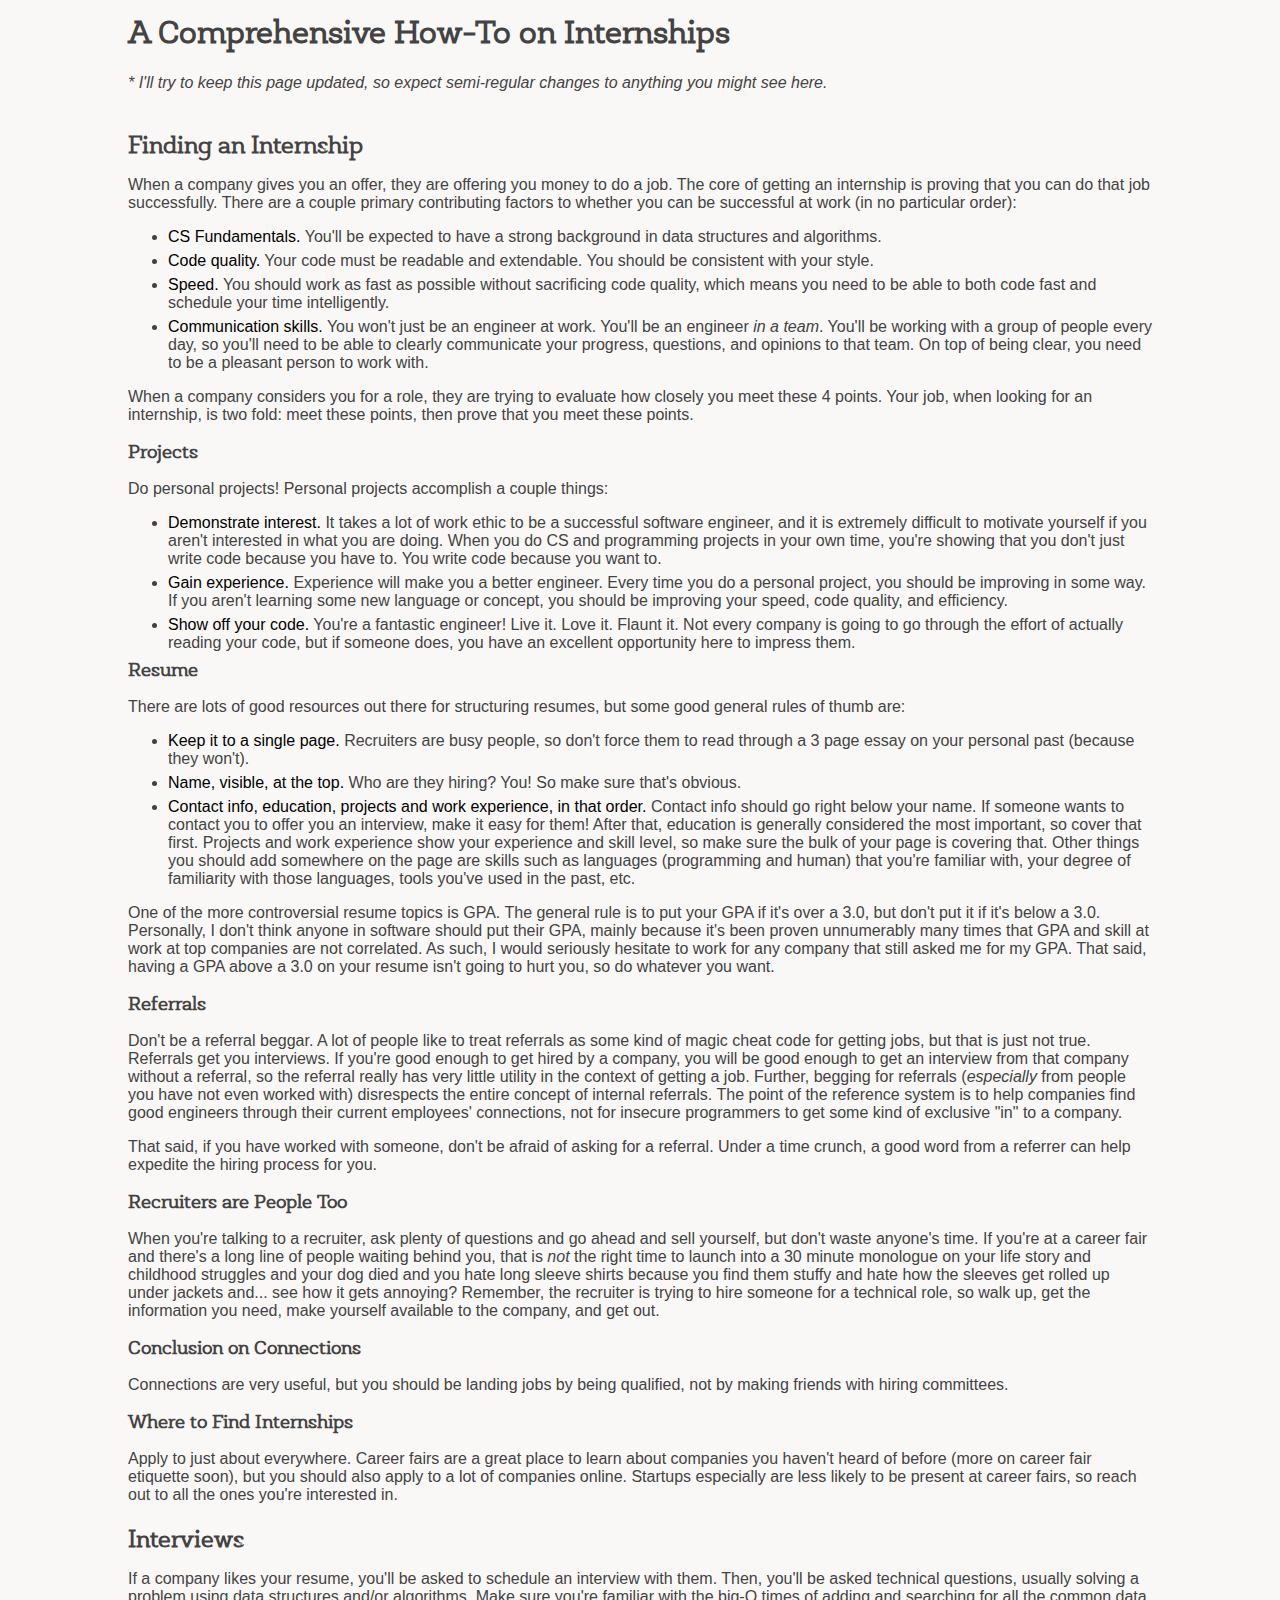
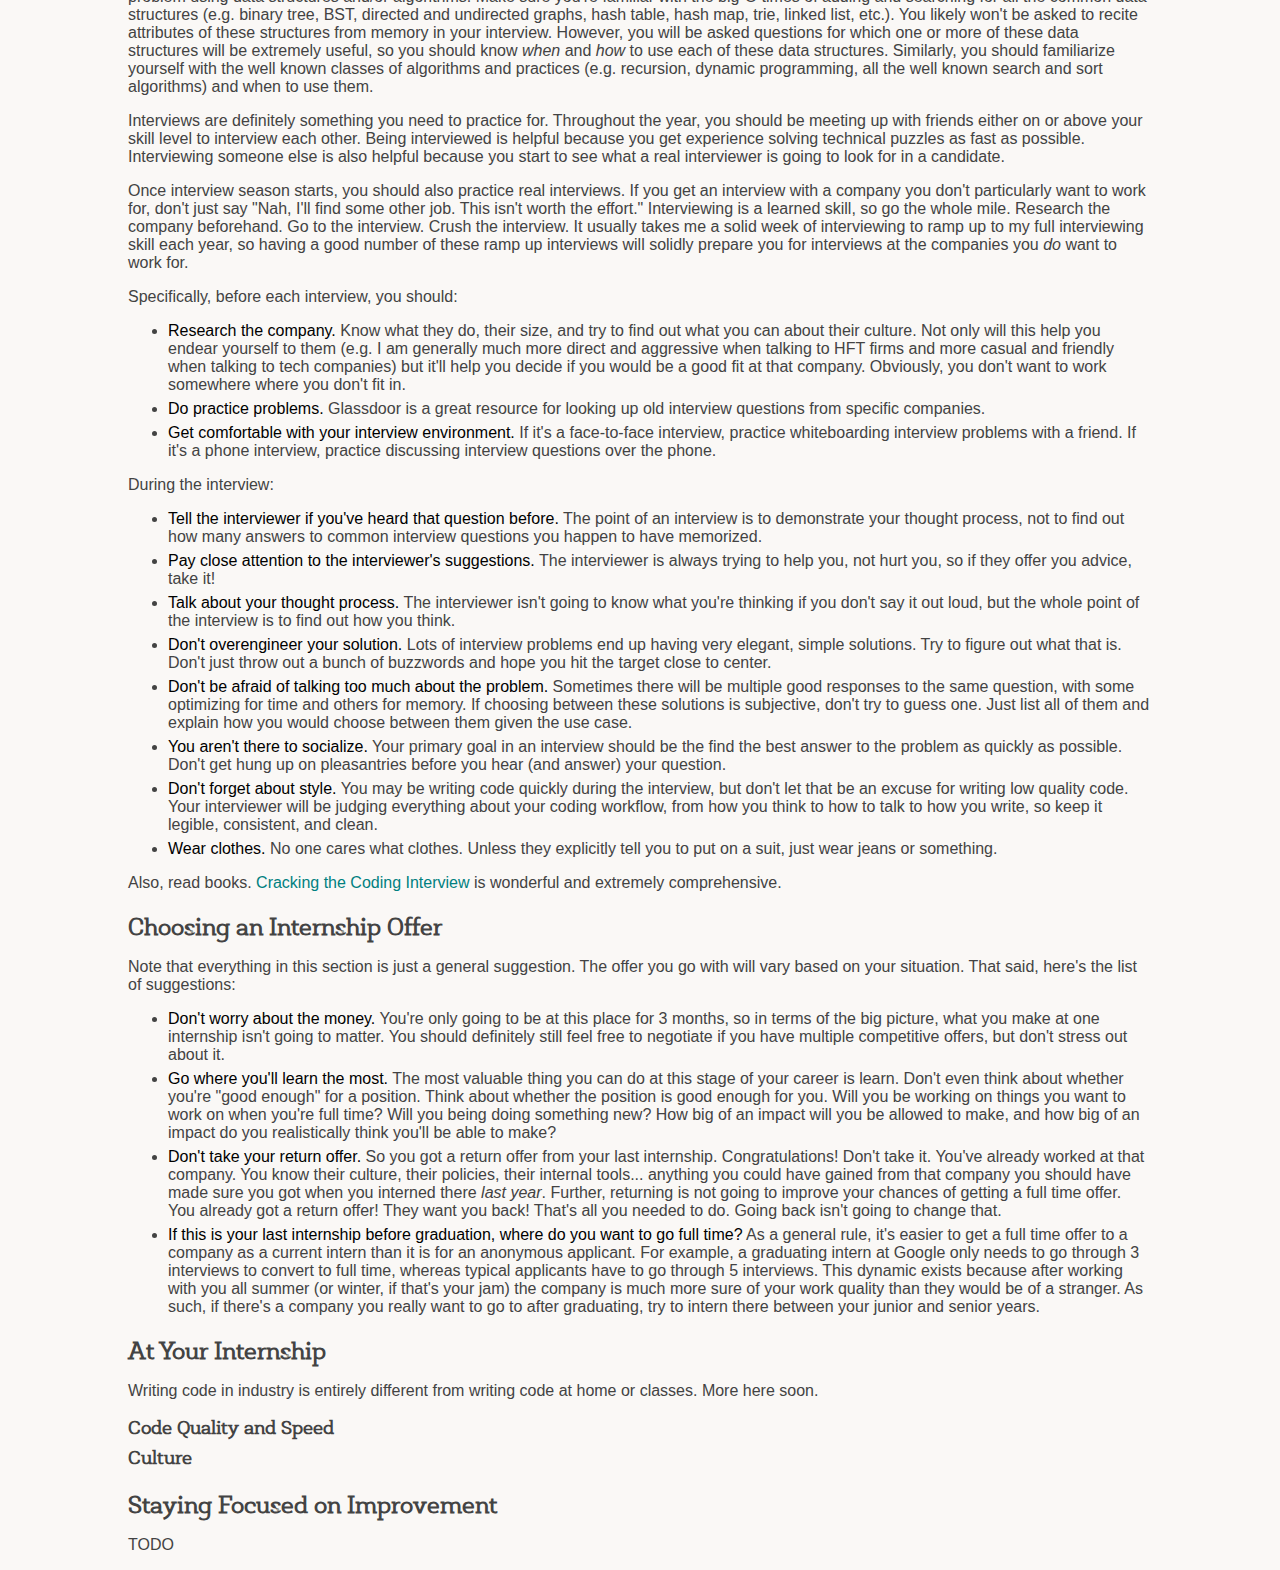
<file: essays/internships.html>
<html>
  <head>
    <meta name="viewport" content="width=device-width, initial-scale=1" />
    <title>Essays and Guides: A Comprehensive How-To on Internships</title>
    <link href="../css/main.css" rel="stylesheet" type="text/css" />
  </head>
  <body>
    <h1>A Comprehensive How-To on Internships</h1>
    <i>* I'll try to keep this page updated, so expect semi-regular changes to anything you might see here.</i>
    <br>
    <br>
    <h2>Finding an Internship</h2>
    <p>
      When a company gives you an offer, they are offering you money to do a job. The core of getting an internship is proving that you can do that job successfully. There are a couple primary contributing factors to whether you can be successful at work (in no particular order):
    </p>
    <ul>
      <li>
	<b>CS Fundamentals.</b>
	You'll be expected to have a strong background in data structures and algorithms.
      </li>
      <li>
	<b>Code quality.</b>
	Your code must be readable and extendable. You should be consistent with your style.
      </li>
      <li>
	<b>Speed.</b>
	You should work as fast as possible without sacrificing code quality, which means you need to be able to both code fast and schedule your time intelligently.
      </li>
      <li>
	<b>Communication skills.</b>
	You won't just be an engineer at work. You'll be an engineer <i>in a team</i>. You'll be working with a group of people every day, so you'll need to be able to clearly communicate your progress, questions, and opinions to that team. On top of being clear, you need to be a pleasant person to work with.
      </li>
    </ul>
    <p>
      When a company considers you for a role, they are trying to evaluate how closely you meet these 4 points. Your job, when looking for an internship, is two fold: meet these points, then prove that you meet these points.
    </p>
    <h3>Projects</h3>
    <p>
      Do personal projects! Personal projects accomplish a couple things:
    </p>
    <ul>
      <li>
	<b>Demonstrate interest.</b>
	It takes a lot of work ethic to be a successful software engineer, and it is extremely difficult to motivate yourself if you aren't interested in what you are doing. When you do CS and programming projects in your own time, you're showing that you don't just write code because you have to. You write code because you want to.
      </li>
      <li>
	<b>Gain experience.</b>
	Experience will make you a better engineer. Every time you do a personal project, you should be improving in some way. If you aren't learning some new language or concept, you should be improving your speed, code quality, and efficiency.
      </li>
      <li>
	<b>Show off your code.</b>
	You're a fantastic engineer! Live it. Love it. Flaunt it. Not every company is going to go through the effort of actually reading your code, but if someone does, you have an excellent opportunity here to impress them.
      </li>
    </ul>
    <h3>Resume</h3>
    <p>
      There are lots of good resources out there for structuring resumes, but some good general rules of thumb are:
    </p>
    <ul>
      <li>
	<b>Keep it to a single page.</b>
	Recruiters are busy people, so don't force them to read through a 3 page essay on your personal past (because they won't).
      </li>
      <li>
	<b>Name, visible, at the top.</b>
	Who are they hiring? You! So make sure that's obvious.
      </li>
      <li>
	<b>Contact info, education, projects and work experience, in that order.</b>
	Contact info should go right below your name. If someone wants to contact you to offer you an interview, make it easy for them! After that, education is generally considered the most important, so cover that first. Projects and work experience show your experience and skill level, so make sure the bulk of your page is covering that. Other things you should add somewhere on the page are skills such as languages (programming and human) that you're familiar with, your degree of familiarity with those languages, tools you've used in the past, etc.
      </li>
    </ul>
    <p>
      One of the more controversial resume topics is GPA. The general rule is to put your GPA if it's over a 3.0, but don't put it if it's below a 3.0. Personally, I don't think anyone in software should put their GPA, mainly because it's been proven unnumerably many times that GPA and skill at work at top companies are not correlated. As such, I would seriously hesitate to work for any company that still asked me for my GPA. That said, having a GPA above a 3.0 on your resume isn't going to hurt you, so do whatever you want.
    </p>
    <h3>Referrals</h3>
    <p>
      Don't be a referral beggar. A lot of people like to treat referrals as some kind of magic cheat code for getting jobs, but that is just not true. Referrals get you interviews. If you're good enough to get hired by a company, you will be good enough to get an interview from that company without a referral, so the referral really has very little utility in the context of getting a job. Further, begging for referrals (<i>especially</i> from people you have not even worked with) disrespects the entire concept of internal referrals. The point of the reference system is to help companies find good engineers through their current employees' connections, not for insecure programmers to get some kind of exclusive "in" to a company.
    </p>
    <p>
      That said, if you have worked with someone, don't be afraid of asking for a referral. Under a time crunch, a good word from a referrer can help expedite the hiring process for you.
    </p>
    <h3>Recruiters are People Too</h3>
    <p>
      When you're talking to a recruiter, ask plenty of questions and go ahead and sell yourself, but don't waste anyone's time. If you're at a career fair and there's a long line of people waiting behind you, that is <i>not</i> the right time to launch into a 30 minute monologue on your life story and childhood struggles and your dog died and you hate long sleeve shirts because you find them stuffy and hate how the sleeves get rolled up under jackets and... see how it gets annoying? Remember, the recruiter is trying to hire someone for a technical role, so walk up, get the information you need, make yourself available to the company, and get out.
    </p>
    <h3>Conclusion on Connections</h3>
    <p>
      Connections are very useful, but you should be landing jobs by being qualified, not by making friends with hiring committees.
    </p>
    <h3>Where to Find Internships</h3>
    <p>
      Apply to just about everywhere. Career fairs are a great place to learn about companies you haven't heard of before (more on career fair etiquette soon), but you should also apply to a lot of companies online. Startups especially are less likely to be present at career fairs, so reach out to all the ones you're interested in.
    </p>
    <h2>Interviews</h2>
    <p>
      If a company likes your resume, you'll be asked to schedule an interview with them. Then, you'll be asked technical questions, usually solving a problem using data structures and/or algorithms. Make sure you're familiar with the big-O times of adding and searching for all the common data structures (e.g. binary tree, BST, directed and undirected graphs, hash table, hash map, trie, linked list, etc.). You likely won't be asked to recite attributes of these structures from memory in your interview. However, you will be asked questions for which one or more of these data structures will be extremely useful, so you should know <i>when</i> and <i>how</i> to use each of these data structures. Similarly, you should familiarize yourself with the well known classes of algorithms and practices (e.g. recursion, dynamic programming, all the well known search and sort algorithms) and when to use them.
    </p>
    <p>
      Interviews are definitely something you need to practice for. Throughout the year, you should be meeting up with friends either on or above your skill level to interview each other. Being interviewed is helpful because you get experience solving technical puzzles as fast as possible. Interviewing someone else is also helpful because you start to see what a real interviewer is going to look for in a candidate.
    </p>
    <p>
      Once interview season starts, you should also practice real interviews. If you get an interview with a company you don't particularly want to work for, don't just say "Nah, I'll find some other job. This isn't worth the effort." Interviewing is a learned skill, so go the whole mile. Research the company beforehand. Go to the interview. Crush the interview. It usually takes me a solid week of interviewing to ramp up to my full interviewing skill each year, so having a good number of these ramp up interviews will solidly prepare you for interviews at the companies you <i>do</i> want to work for.
    </p>
    <p>
      Specifically, before each interview, you should:
    </p>
    <ul>
      <li>
	<b>Research the company.</b>
	Know what they do, their size, and try to find out what you can about their culture. Not only will this help you endear yourself to them (e.g. I am generally much more direct and aggressive when talking to HFT firms and more casual and friendly when talking to tech companies) but it'll help you decide if you would be a good fit at that company. Obviously, you don't want to work somewhere where you don't fit in.
      </li>
      <li>
	<b>Do practice problems.</b>
	Glassdoor is a great resource for looking up old interview questions from specific companies.
      </li>
      <li>
	<b>Get comfortable with your interview environment.</b>
	If it's a face-to-face interview, practice whiteboarding interview problems with a friend. If it's a phone interview, practice discussing interview questions over the phone.
      </li>
    </ul>
    <p>
      During the interview:
    </p>
    <ul>
      <li>
	<b>Tell the interviewer if you've heard that question before.</b>
	The point of an interview is to demonstrate your thought process, not to find out how many answers to common interview questions you happen to have memorized.
      </li>
      <li>
	<b>Pay close attention to the interviewer's suggestions.</b>
	The interviewer is always trying to help you, not hurt you, so if they offer you advice, take it!
      </li>
      <li>
	<b>Talk about your thought process.</b>
	The interviewer isn't going to know what you're thinking if you don't say it out loud, but the whole point of the interview is to find out how you think.
      </li>
      <li>
	<b>Don't overengineer your solution.</b>
	Lots of interview problems end up having very elegant, simple solutions. Try to figure out what that is. Don't just throw out a bunch of buzzwords and hope you hit the target close to center.
      </li>
      <li>
	<b>Don't be afraid of talking too much about the problem.</b>
	Sometimes there will be multiple good responses to the same question, with some optimizing for time and others for memory. If choosing between these solutions is subjective, don't try to guess one. Just list all of them and explain how you would choose between them given the use case.
      </li>
      <li>
	<b>You aren't there to socialize.</b>
	Your primary goal in an interview should be the find the best answer to the problem as quickly as possible. Don't get hung up on pleasantries before you hear (and answer) your question.
      </li>
      <li>
	<b>Don't forget about style.</b>
	You may be writing code quickly during the interview, but don't let that be an excuse for writing low quality code. Your interviewer will be judging everything about your coding workflow, from how you think to how to talk to how you write, so keep it legible, consistent, and clean.
      </li>
      <li>
	<b>Wear clothes.</b>
	No one cares what clothes. Unless they explicitly tell you to put on a suit, just wear jeans or something.
      </li>
    </ul>
    <p>
      Also, read books. <a href="http://www.amazon.com/Cracking-Coding-Interview-Programming-Questions/dp/098478280X">Cracking the Coding Interview</a> is wonderful and extremely comprehensive.
    </p>
    <h2>Choosing an Internship Offer</h2>
    <p>
      Note that everything in this section is just a general suggestion. The offer you go with will vary based on your situation. That said, here's the list of suggestions:
    </p>
    <ul>
      <li>
	<b>Don't worry about the money.</b>
	You're only going to be at this place for 3 months, so in terms of the big picture, what you make at one internship isn't going to matter. You should definitely still feel free to negotiate if you have multiple competitive offers, but don't stress out about it.
      </li>
      <li>
	<b>Go where you'll learn the most.</b>
	The most valuable thing you can do at this stage of your career is learn. Don't even think about whether you're "good enough" for a position. Think about whether the position is good enough for you. Will you be working on things you want to work on when you're full time? Will you being doing something new? How big of an impact will you be allowed to make, and how big of an impact do you realistically think you'll be able to make?
      </li>
      <li>
	<b>Don't take your return offer.</b>
	So you got a return offer from your last internship. Congratulations! Don't take it. You've already worked at that company. You know their culture, their policies, their internal tools... anything you could have gained from that company you should have made sure you got when you interned there <i>last year</i>. Further, returning is not going to improve your chances of getting a full time offer. You already got a return offer! They want you back! That's all you needed to do. Going back isn't going to change that.
      </li>
      <li>
	<b>If this is your last internship before graduation, where do you want to go full time?</b>
	As a general rule, it's easier to get a full time offer to a company as a current intern than it is for an anonymous applicant. For example, a graduating intern at Google only needs to go through 3 interviews to convert to full time, whereas typical applicants have to go through 5 interviews. This dynamic exists because after working with you all summer (or winter, if that's your jam) the company is much more sure of your work quality than they would be of a stranger. As such, if there's a company you really want to go to after graduating, try to intern there between your junior and senior years.
      </li>
    </ul>
    <h2>At Your Internship</h2>
    <p>
      Writing code in industry is entirely different from writing code at home or classes. More here soon.
    </p>
    <h3>Code Quality and Speed</h3>
    <h3>Culture</h3>
    <h2>Staying Focused on Improvement</h2>
    <p>
      TODO
    </p>
  </body>
</html>
</file>
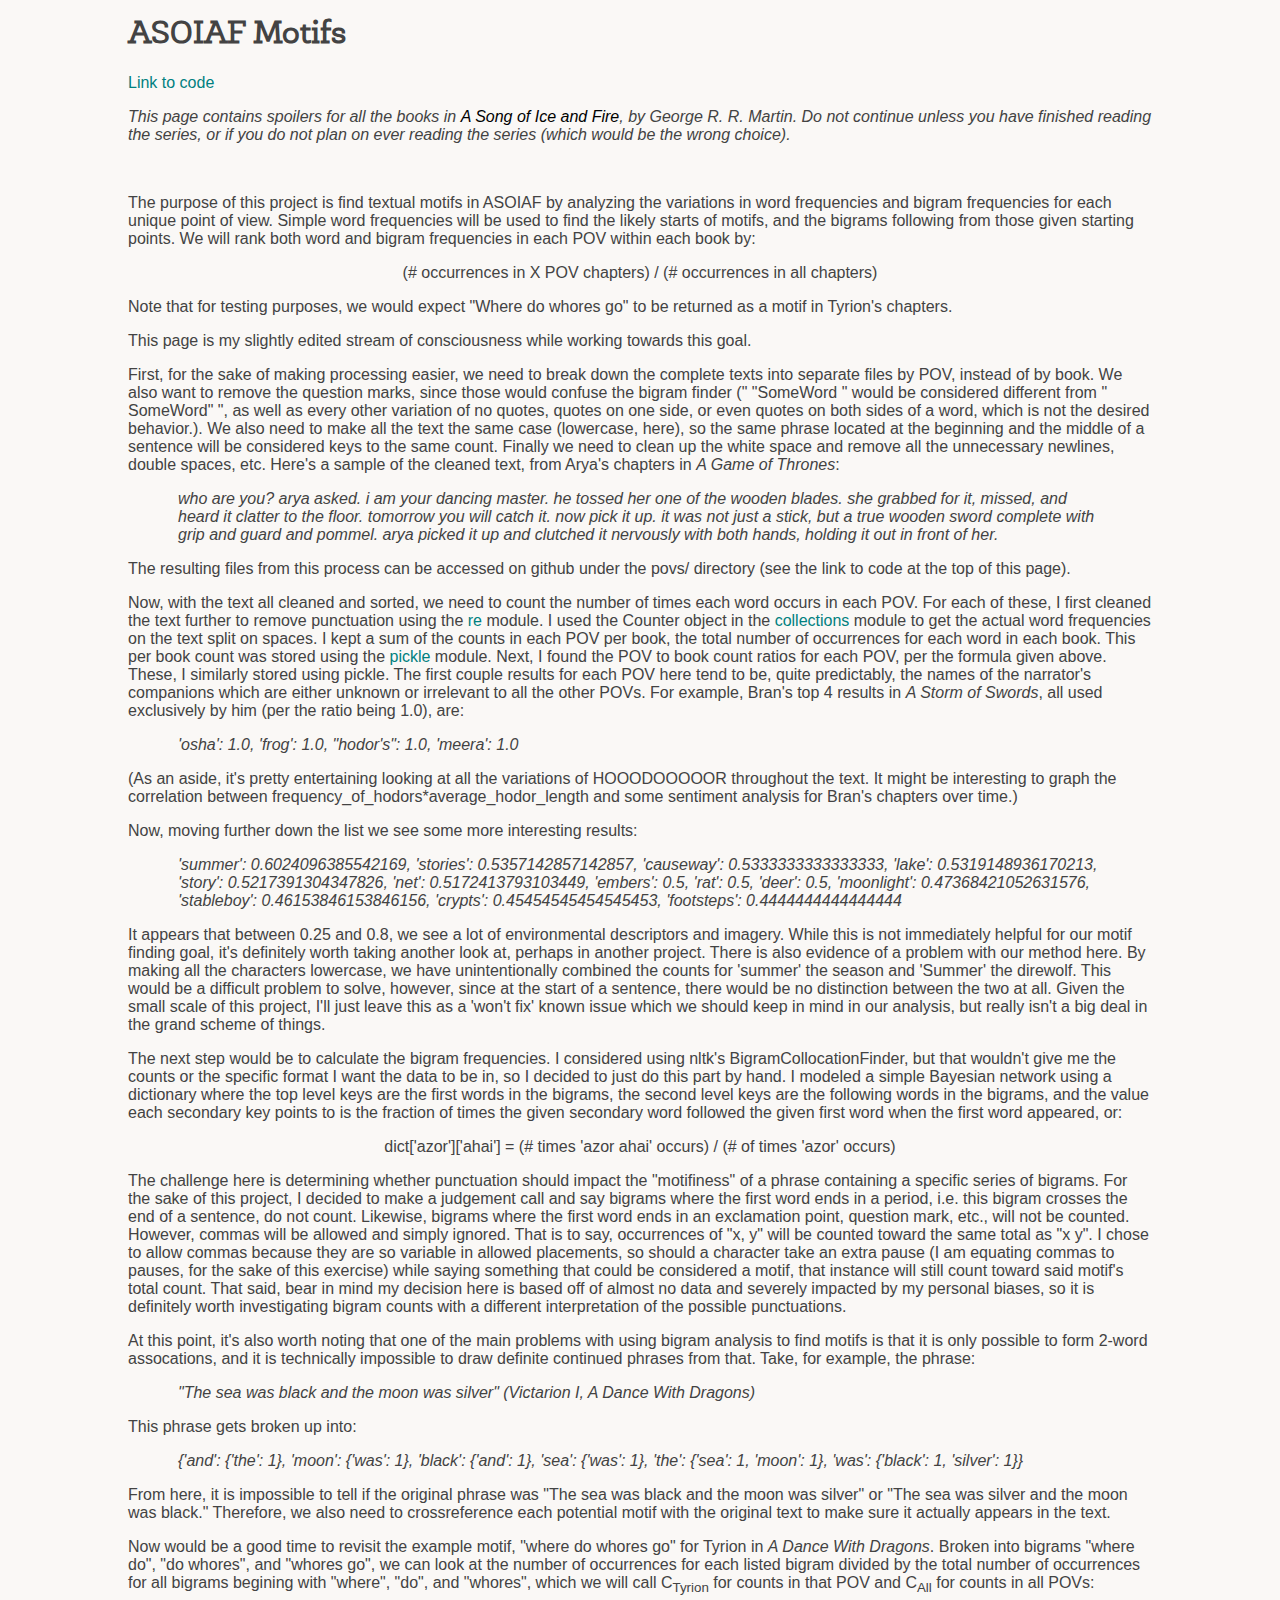
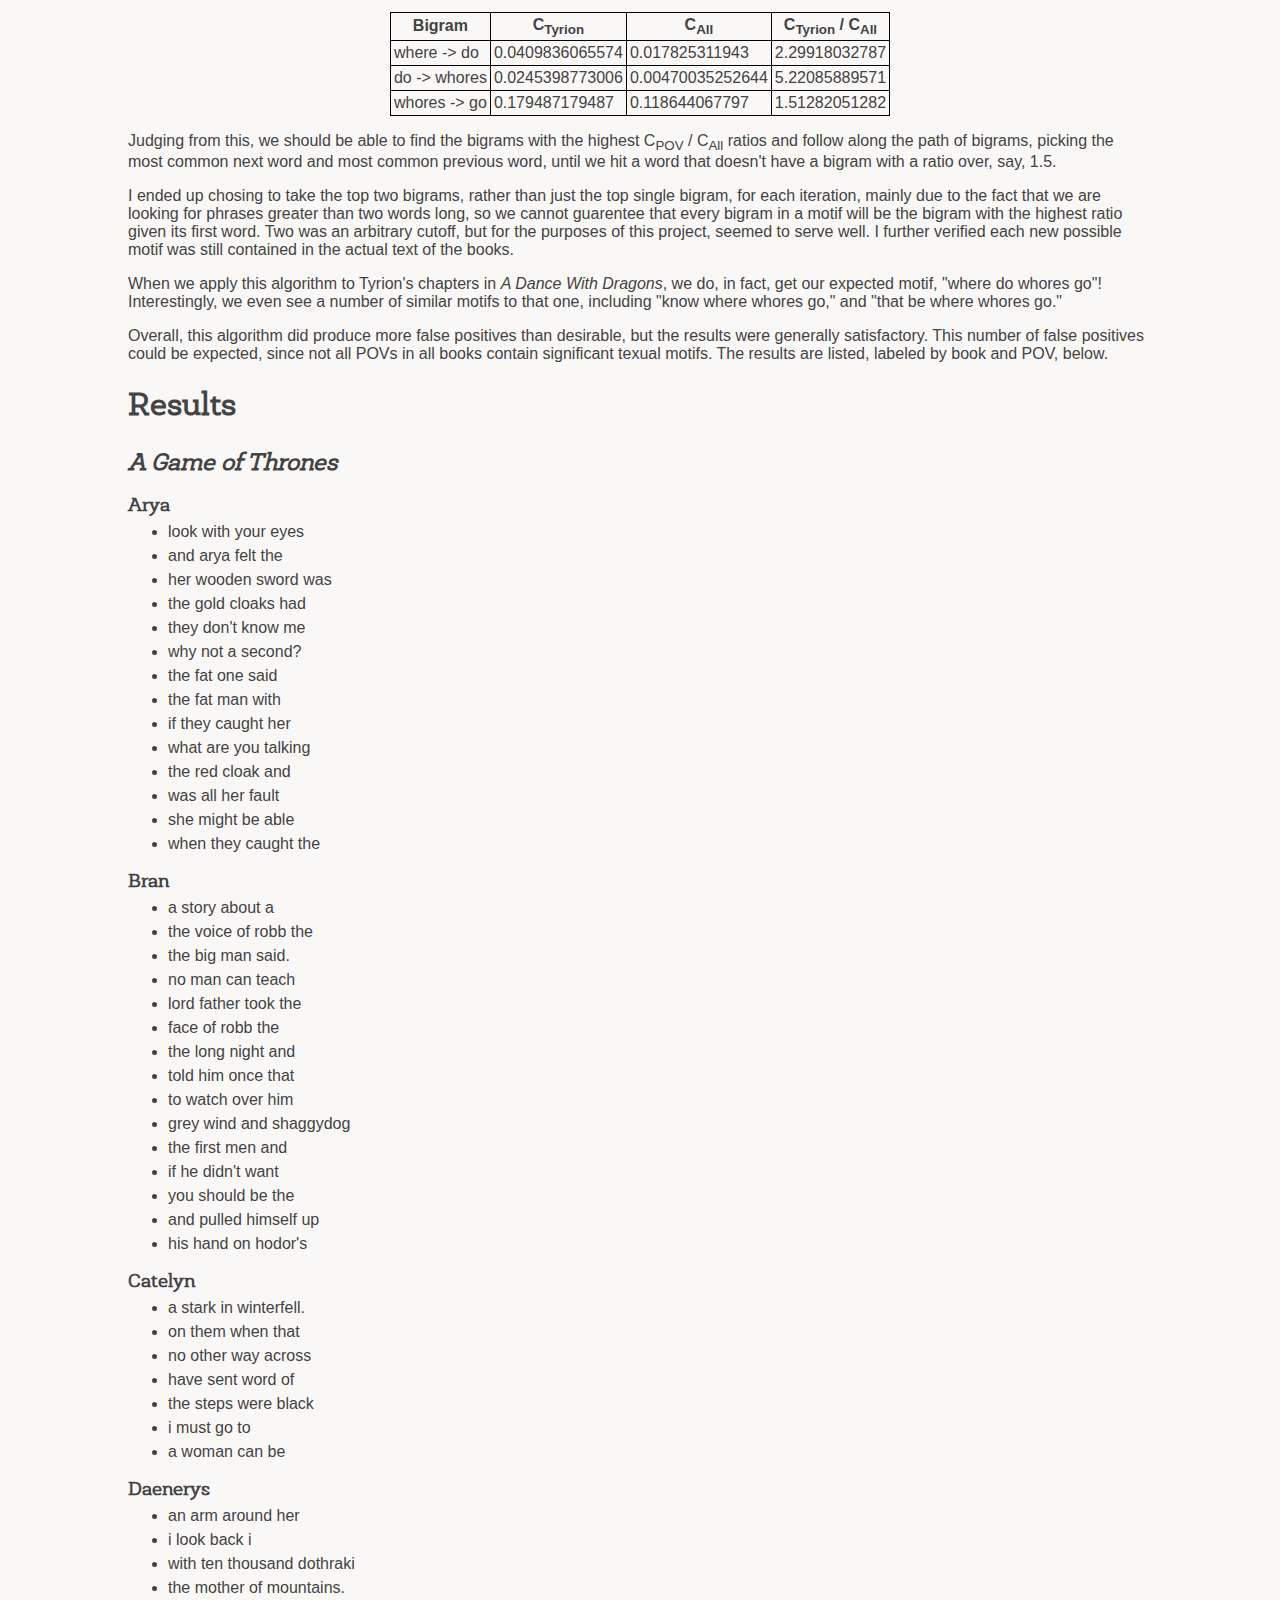
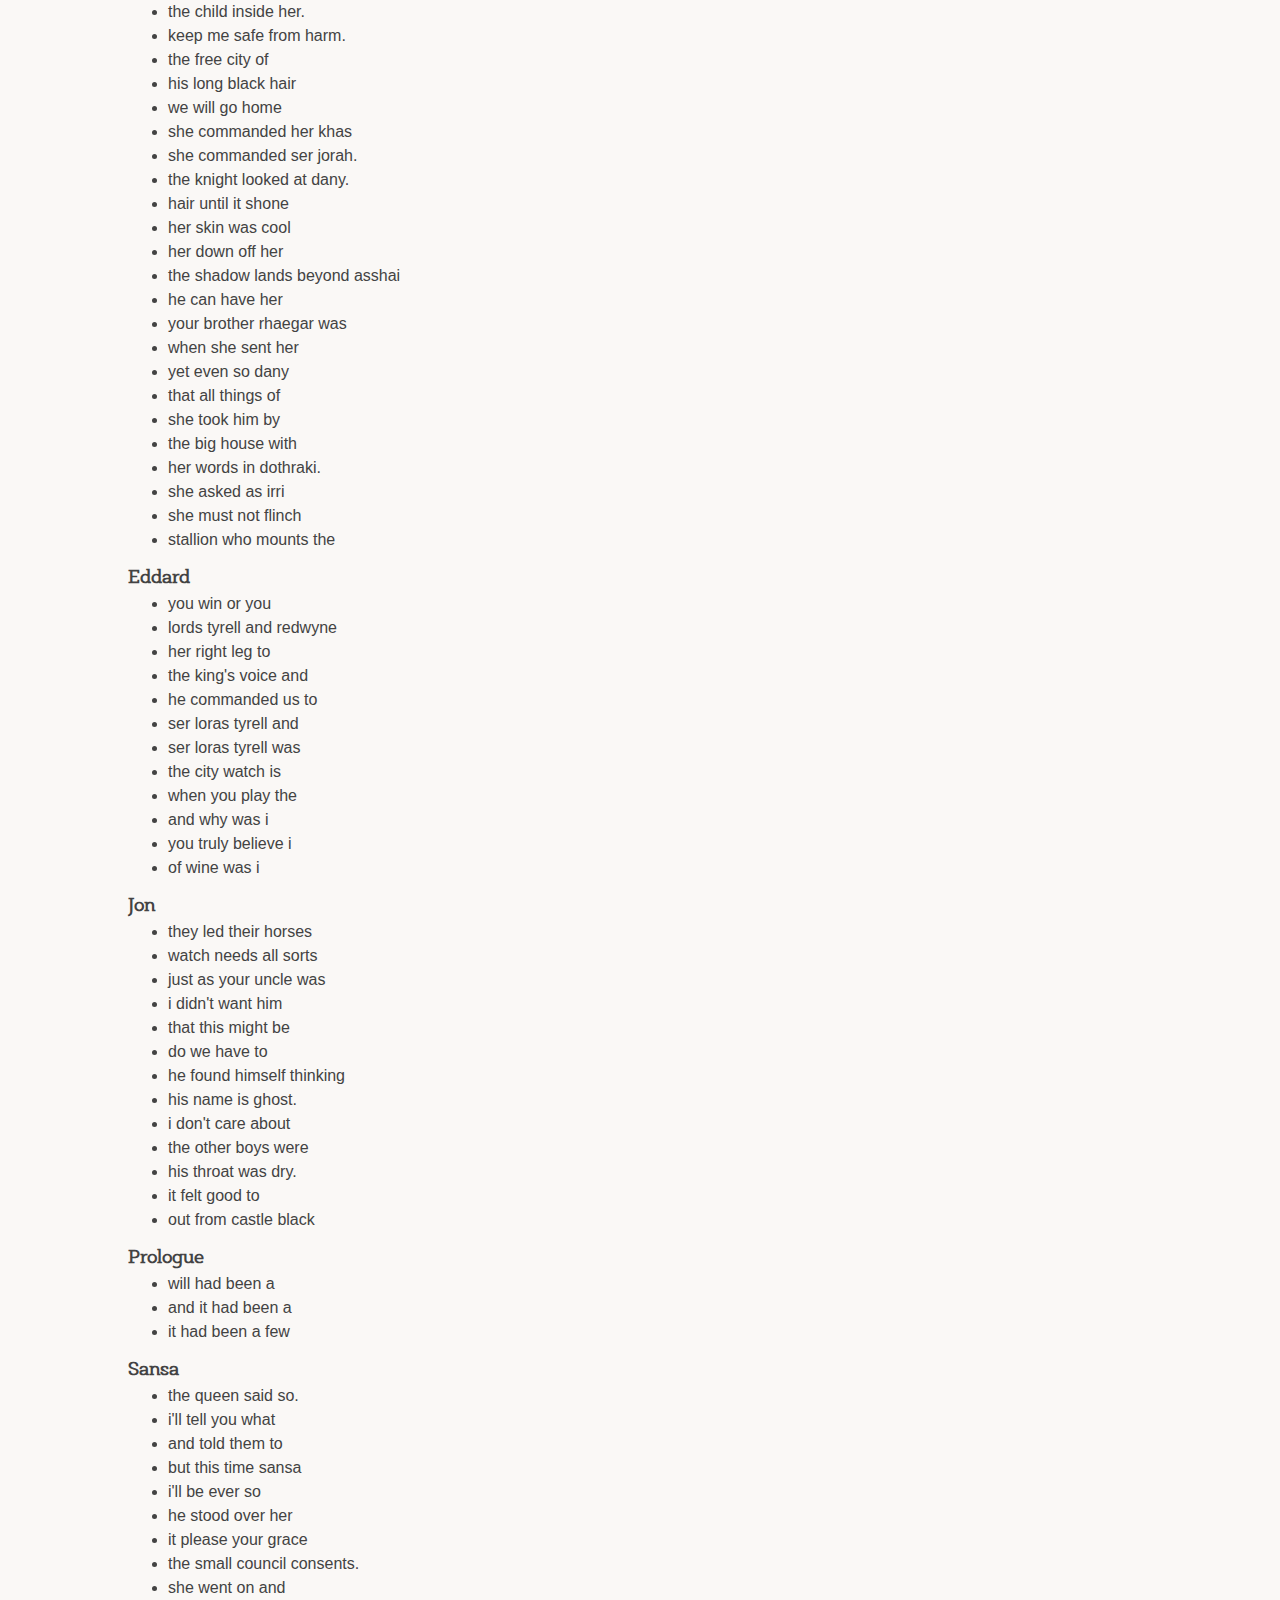
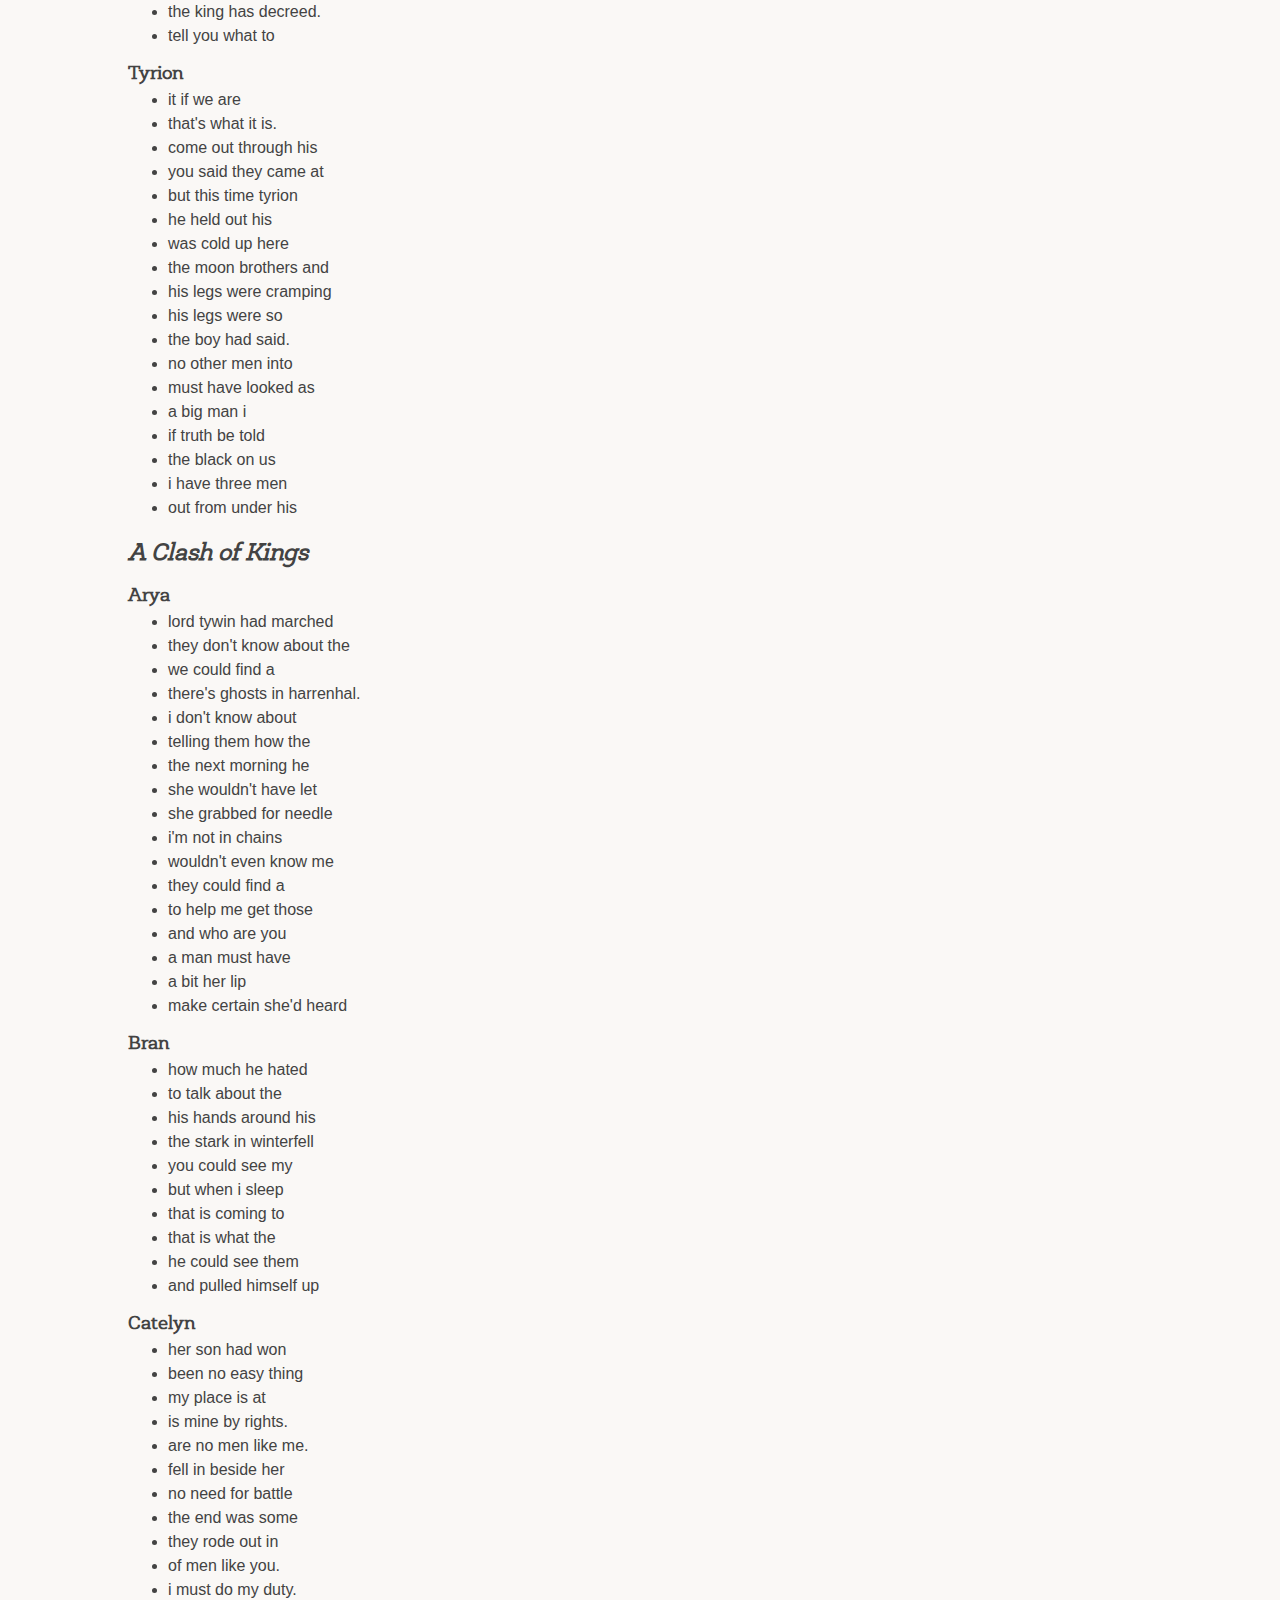
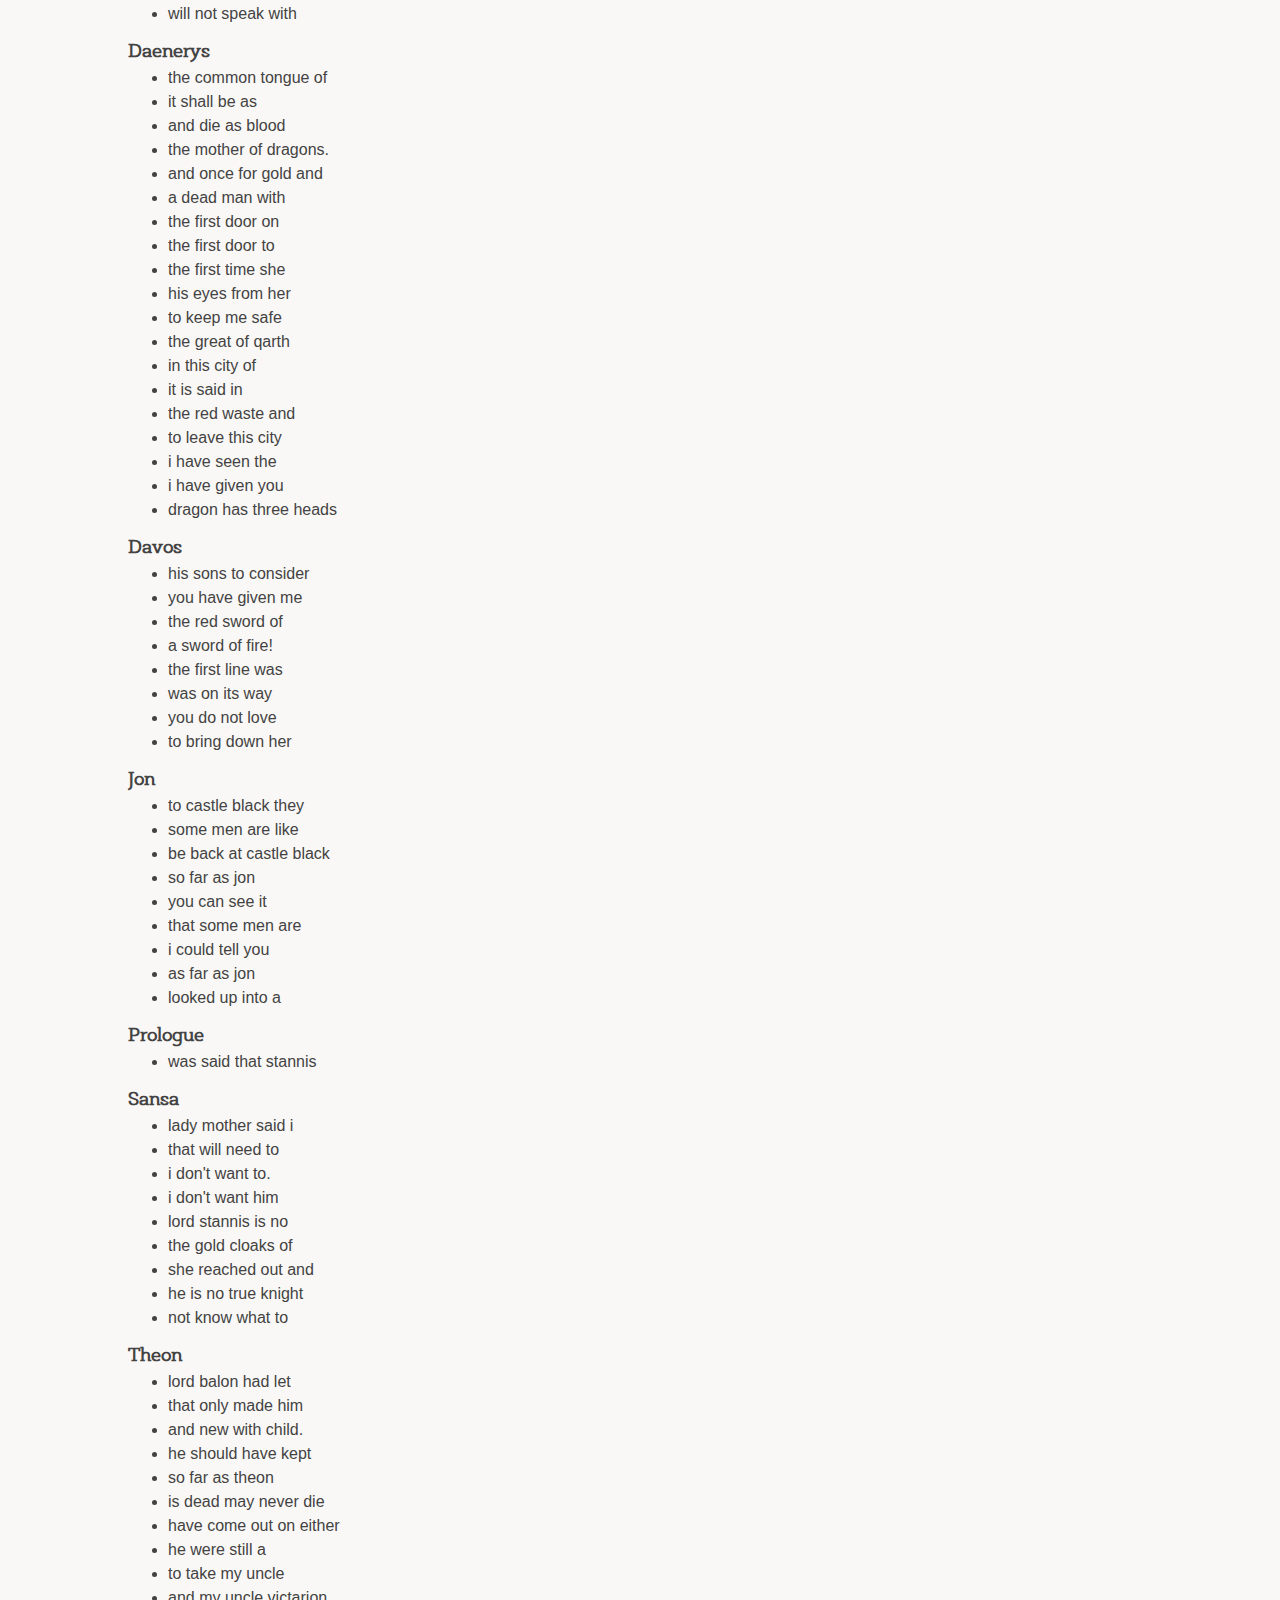
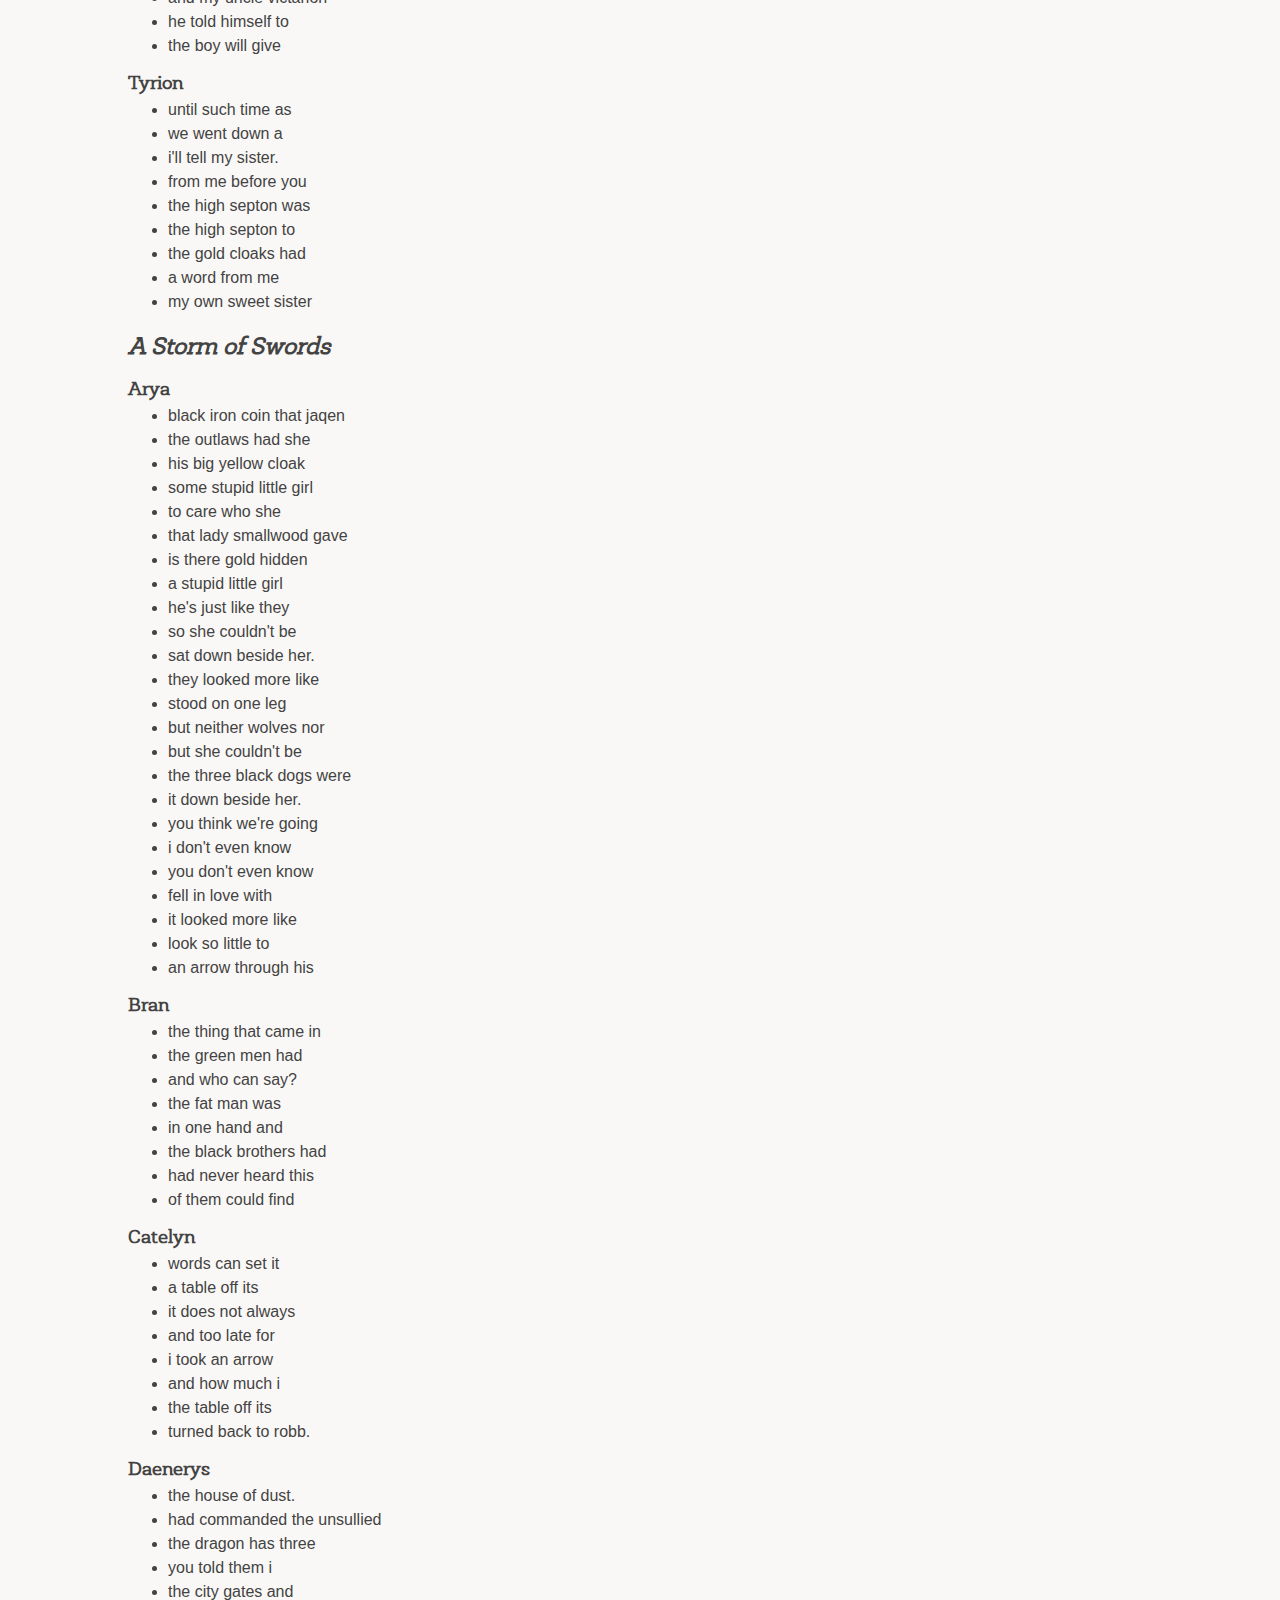
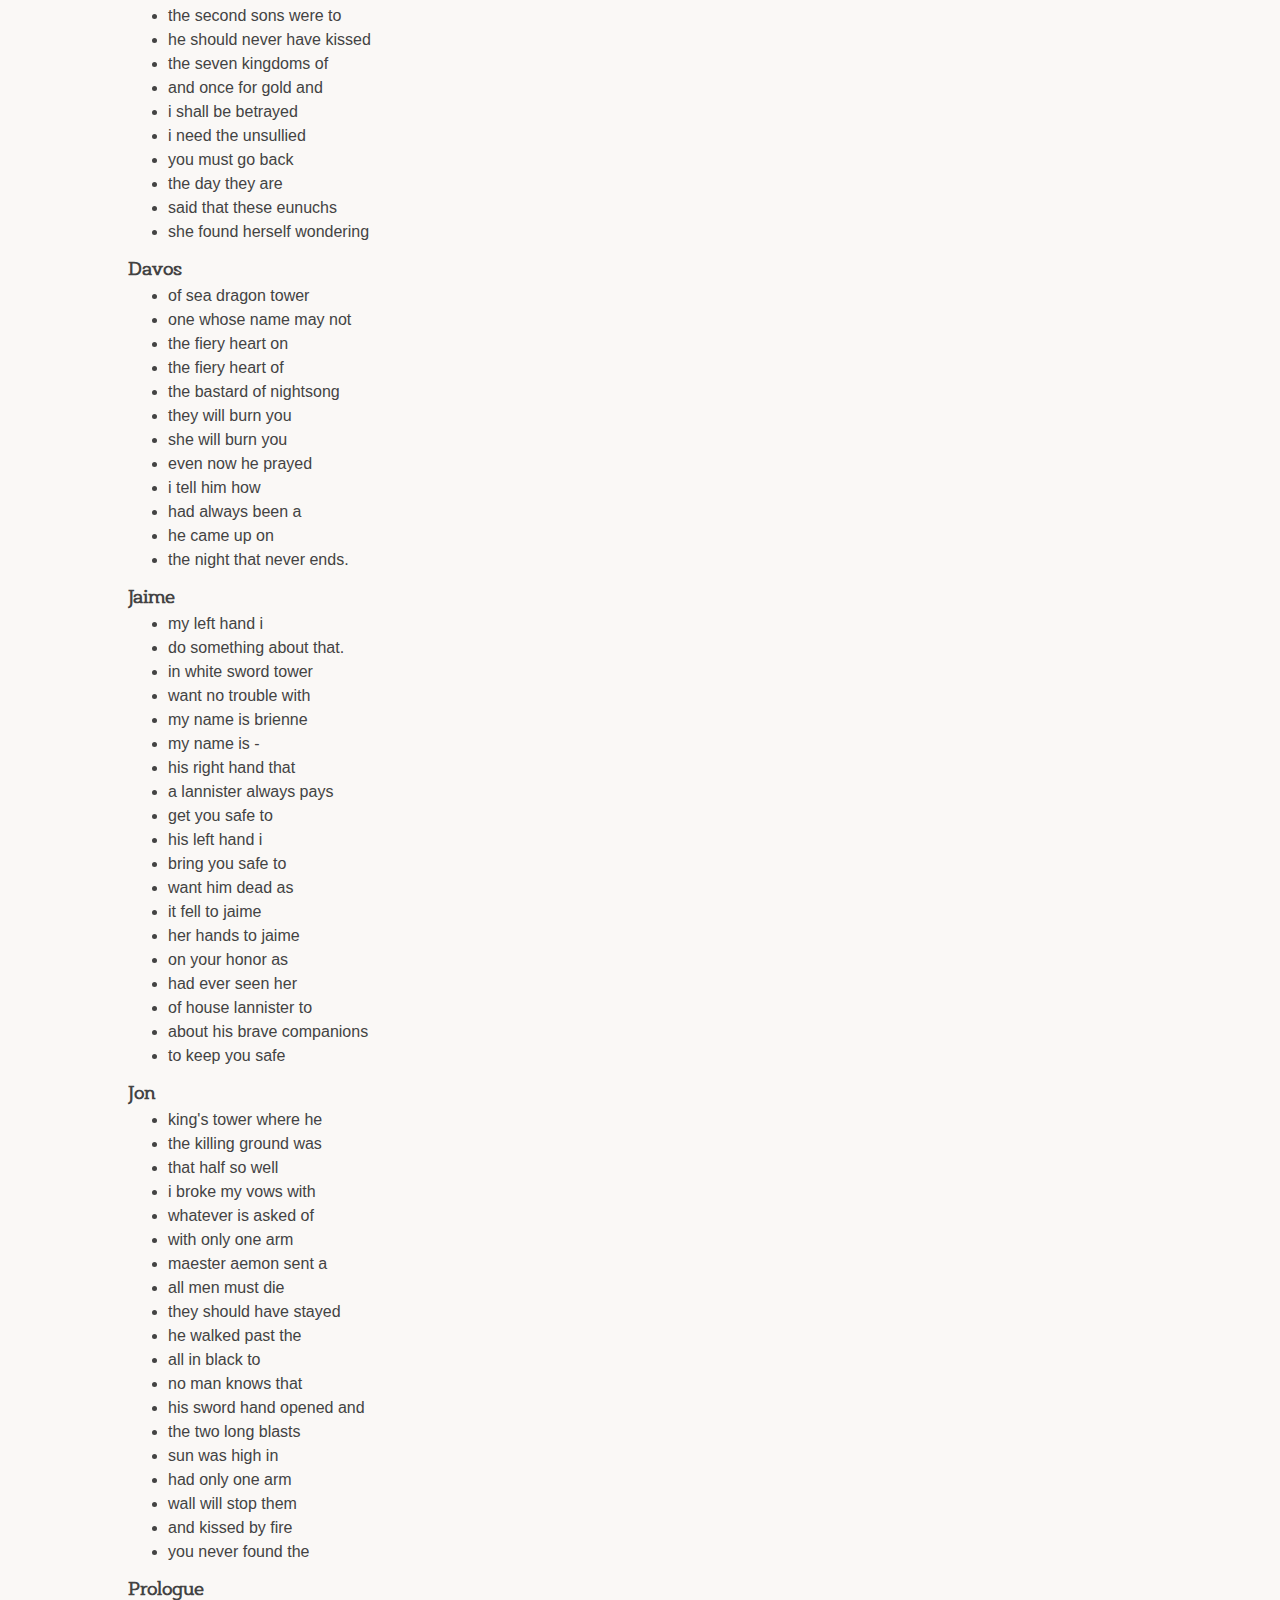
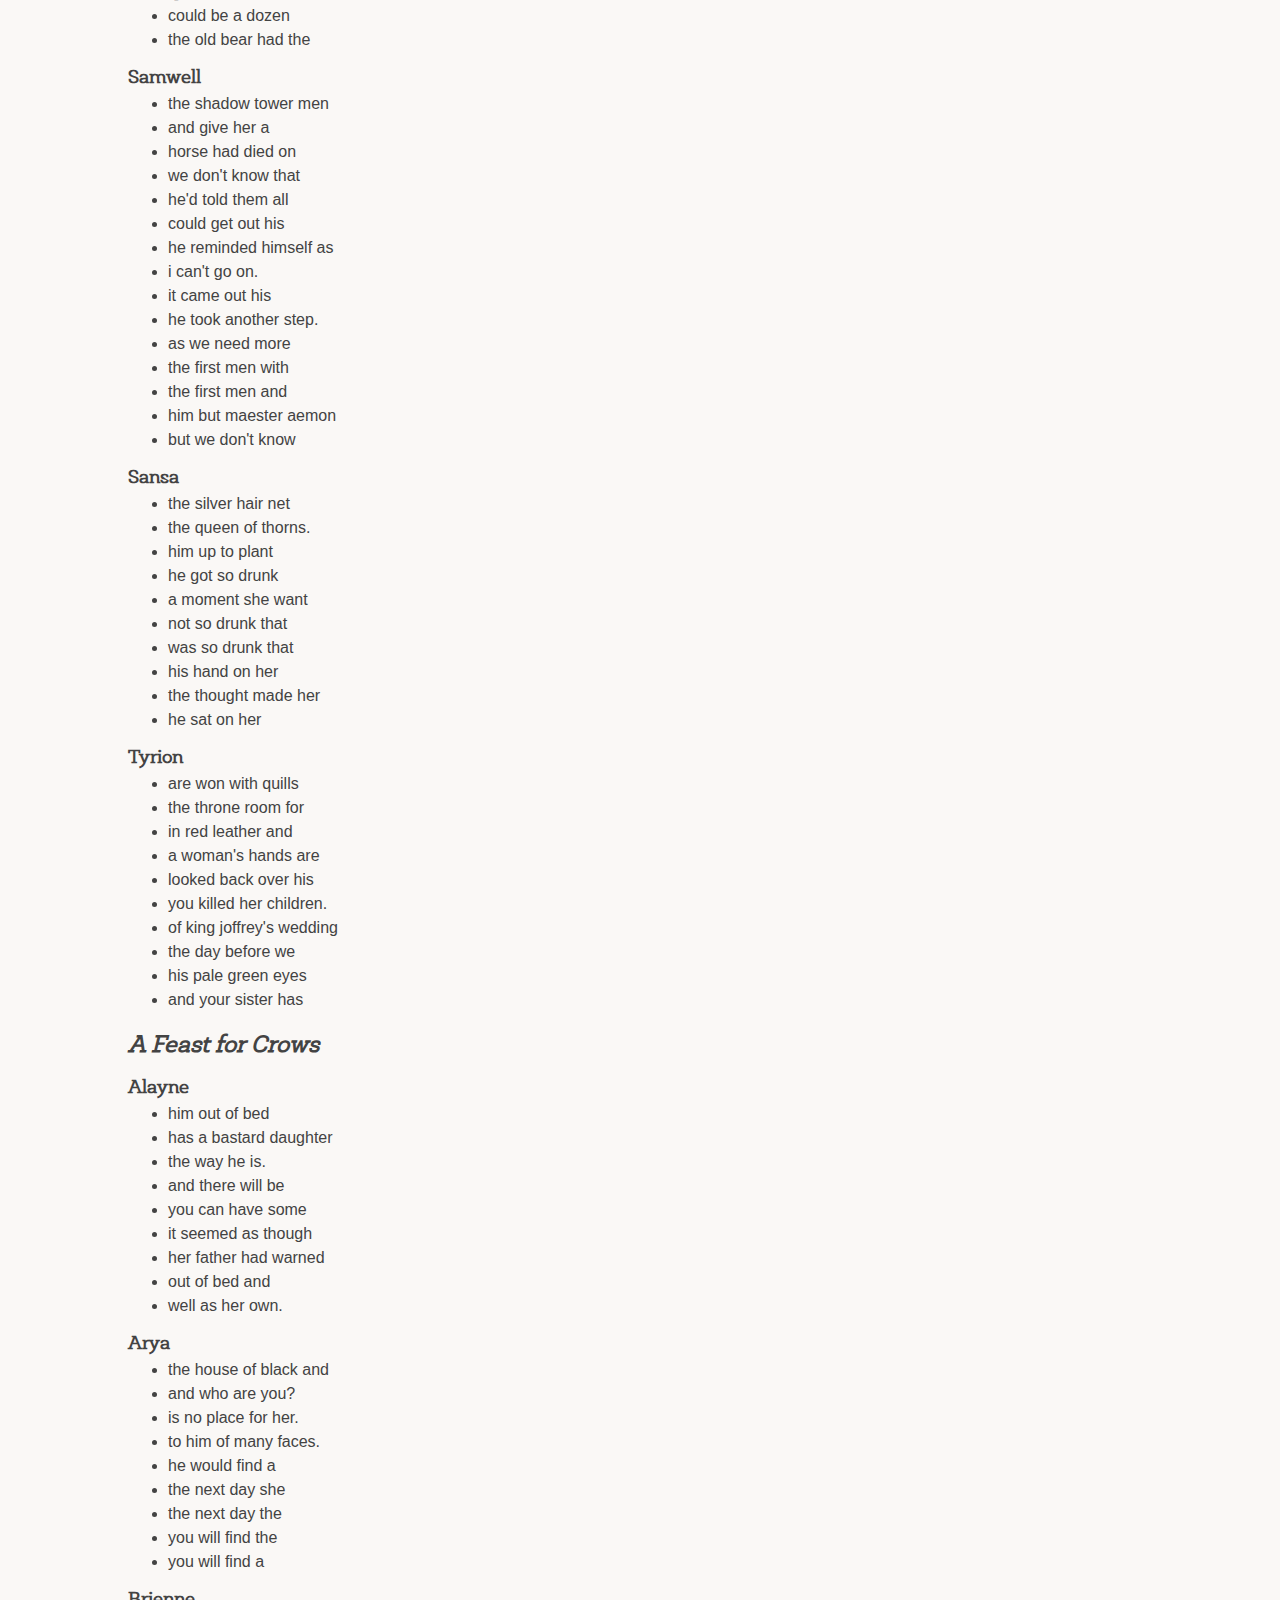
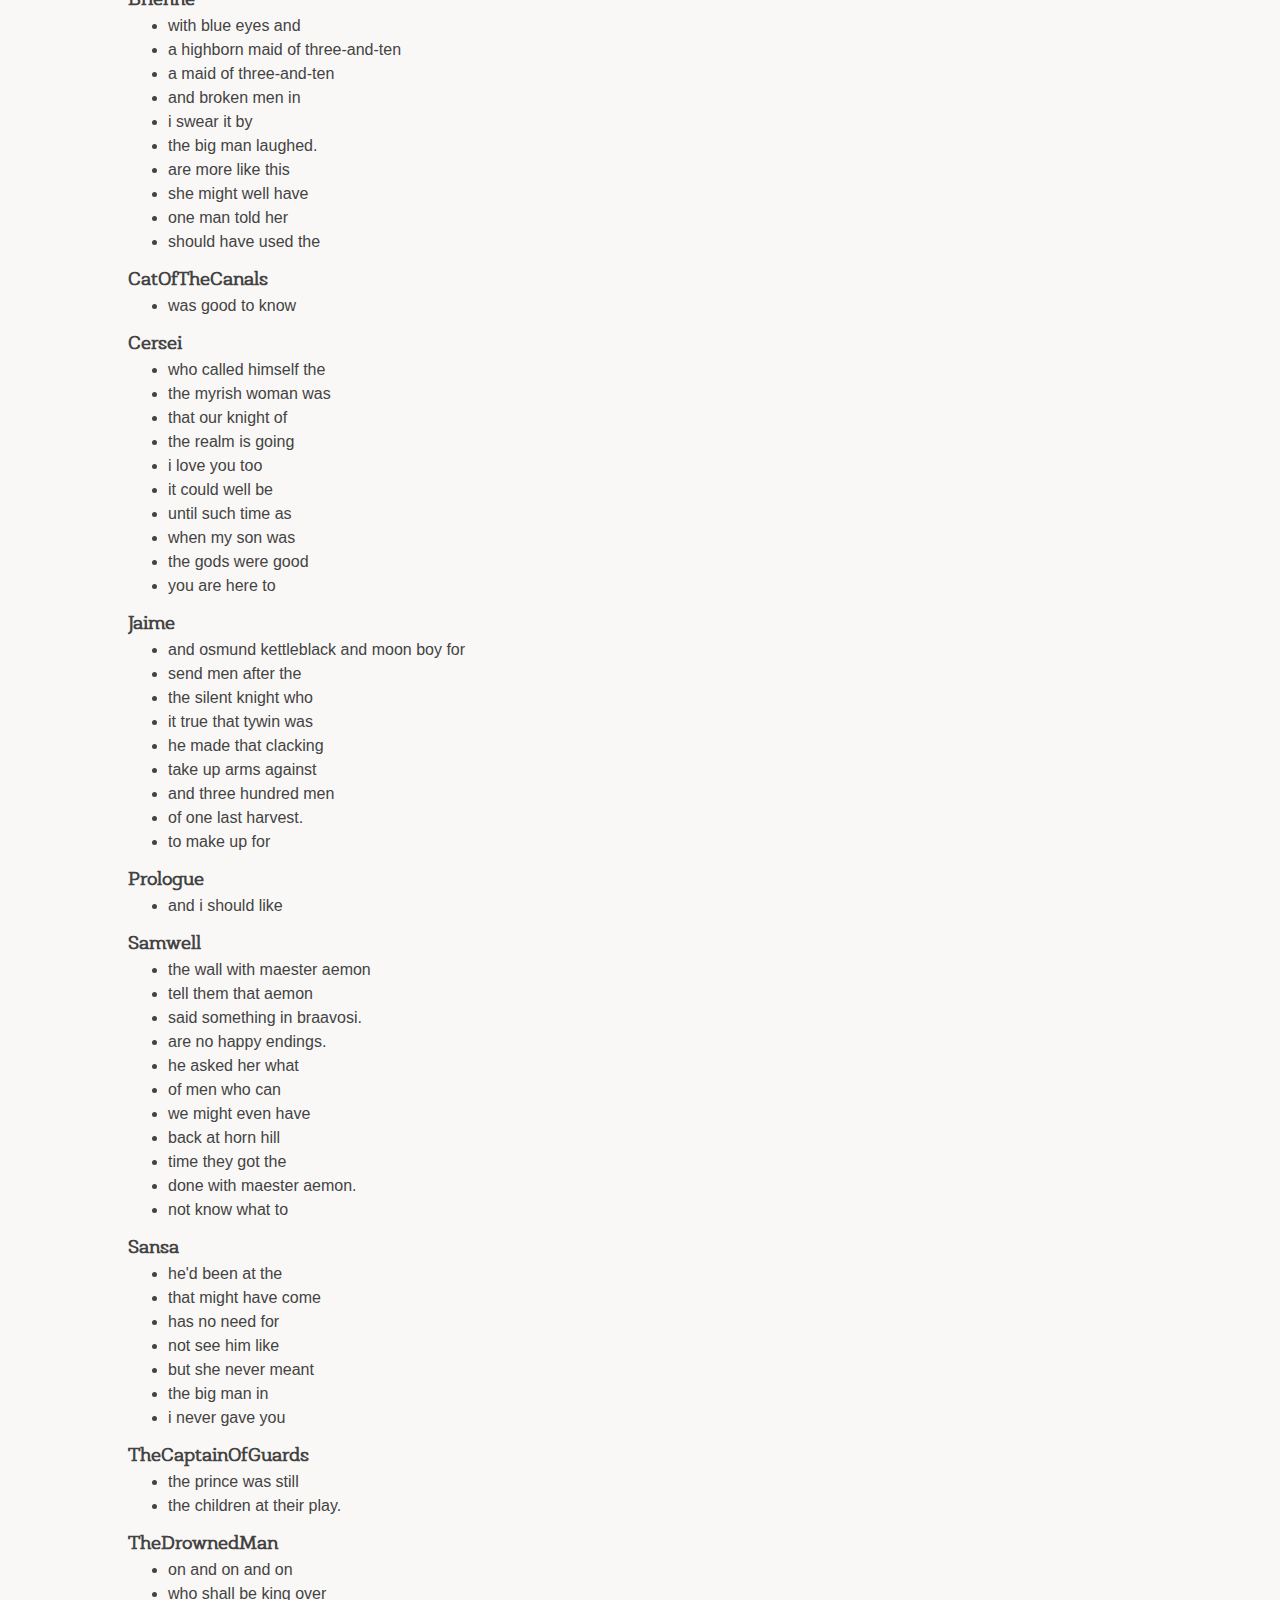
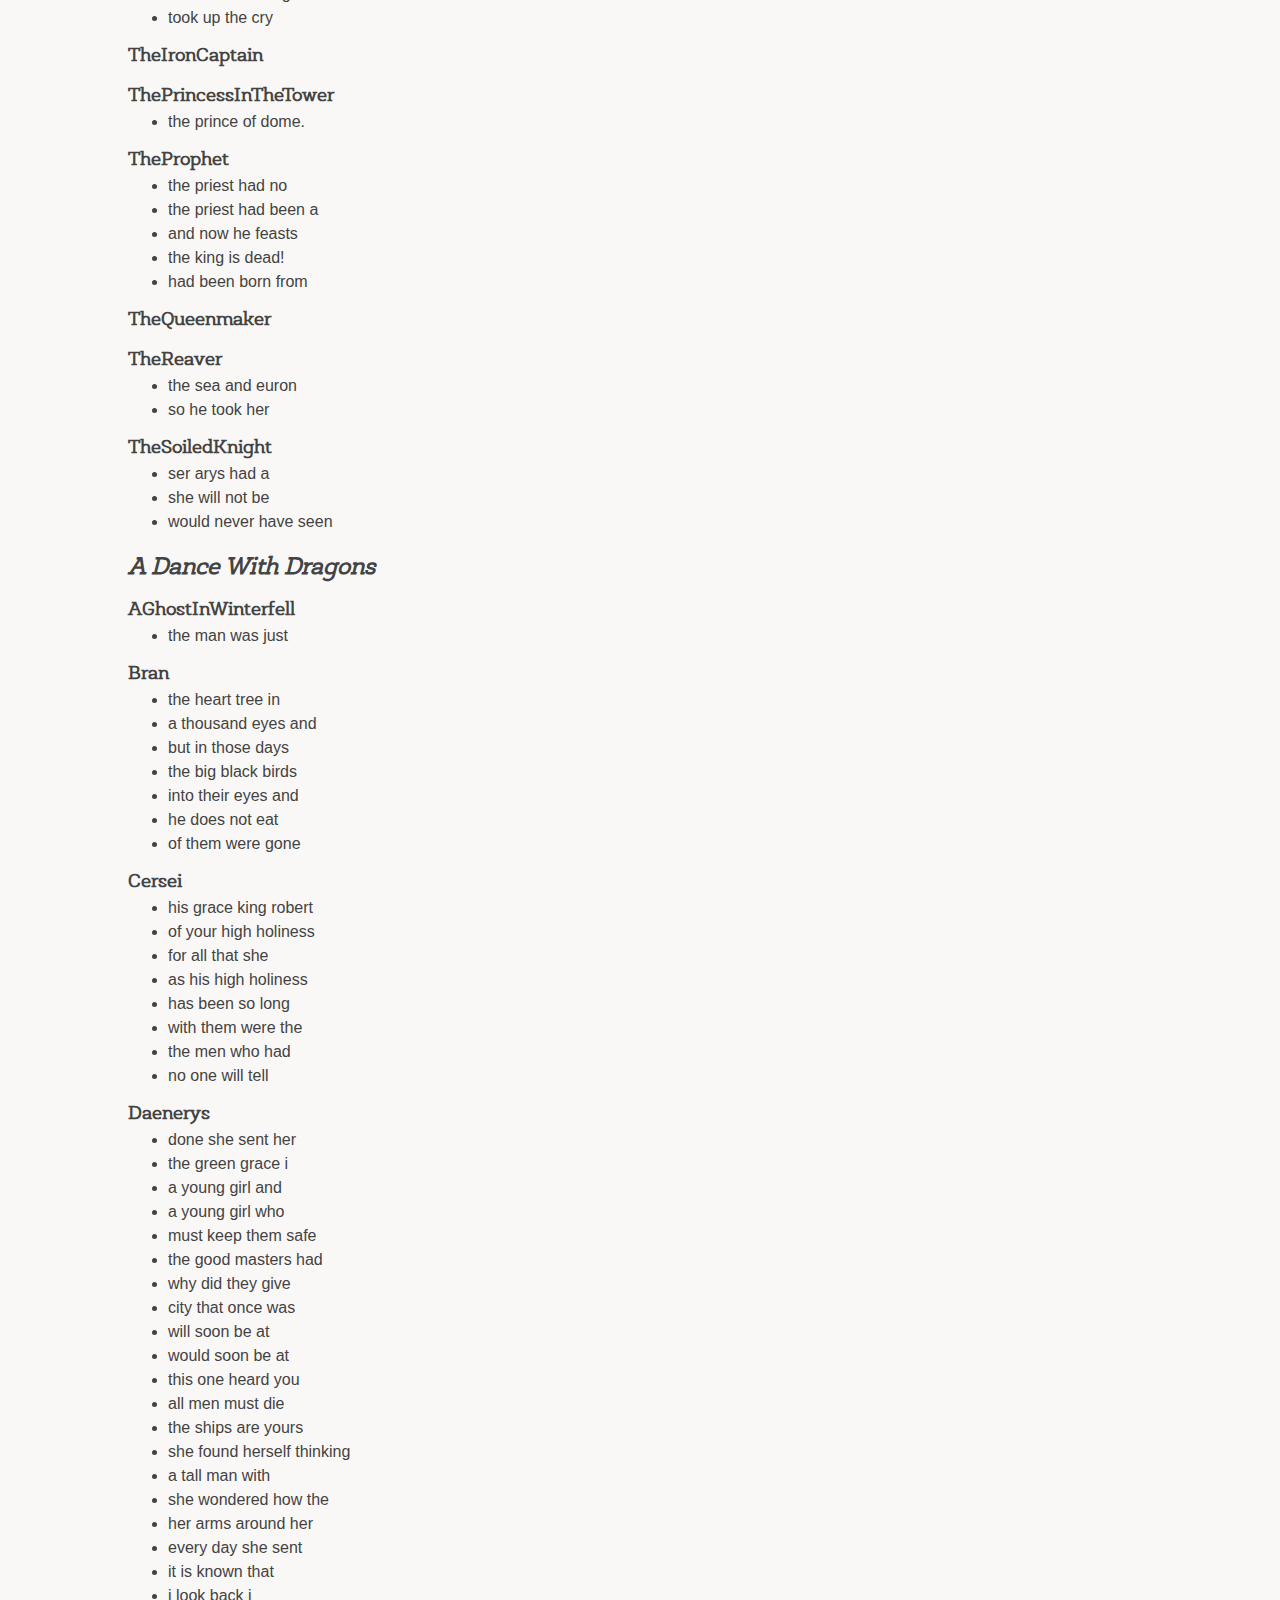
<file: projects/asoiaf1.html>
<html>
  <head>
    <meta name="viewport" content="width=device-width, initial-scale=1" />
    <title>Projects: ASOIAF Motifs</title>
    <link href="../css/main.css" rel="stylesheet" type="text/css" />
  </head>
  <body>
    <h1>ASOIAF Motifs</h1>
    <p>
      <a href="https://github.com/deniseli/ASOIAFMotifs">Link to code</a>
    </p>
    <p><i>
      This page contains spoilers for all the books in <b>A Song of Ice and
      Fire</b>, by George R. R. Martin. Do not continue unless you have
      finished reading the series, or if you do not plan on ever reading
      the series (which would be the wrong choice).
    </i></p><br>
    <p>
      The purpose of this project is find textual motifs in ASOIAF by analyzing
      the variations in word frequencies and bigram frequencies for each unique
      point of view. Simple word frequencies will be used to find the likely
      starts of motifs, and the bigrams following from those given starting
      points. We will rank both word and bigram frequencies in each POV within
      each book by:
    </p>
    <p><center>
      (# occurrences in X POV chapters) / (# occurrences in all chapters)
    </center></p>
    <p>
      Note that for testing purposes, we would expect "Where do whores go" to be
      returned as a motif in Tyrion's chapters.
    </p>
    <p>
      This page is my slightly edited stream of consciousness while working
      towards this goal.
    </p>
    <p>
      First, for the sake of making processing easier, we need to break down the
      complete texts into separate files by POV, instead of by book. We also
      want to remove the question marks, since those would confuse the bigram
      finder (" "SomeWord " would be considered different from " SomeWord" ",
      as well as every other variation of no quotes, quotes on one side, or even
      quotes on both sides of a word, which is not the desired behavior.). We
      also need to make all the text the same case (lowercase, here), so the
      same phrase located at the beginning and the middle of a sentence will be
      considered keys to the same count. Finally we need to clean up the white
      space and remove all the unnecessary newlines, double spaces, etc. Here's
      a sample of the cleaned text, from Arya's chapters in
      <i>A Game of Thrones</i>:
    </p>
    <div style="margin-left:50px;margin-right:50px;"><p><i>
      who are you? arya asked. i am your dancing master. he tossed her one of
      the wooden blades. she grabbed for it, missed, and heard it clatter to the
      floor. tomorrow you will catch it. now pick it up. it was not just a
      stick, but a true wooden sword complete with grip and guard and pommel.
      arya picked it up and clutched it nervously with both hands, holding it
      out in front of her.
    </i></p></div>
    <p>
      The resulting files from this process can be accessed on github under the
      povs/ directory (see the link to code at the top of this page).
    </p>
    <p>
      Now, with the text all cleaned and sorted, we need to count the number
      of times each word occurs in each POV. For each of these, I first cleaned
      the text further to remove punctuation using the 
      <a href="https://docs.python.org/2/library/re.html">re</a> module. I used
      the Counter object in the
      <a href="https://docs.python.org/2/library/collections.html">
	collections</a> module to get the actual word frequencies on the text
      split on spaces. I kept a sum of the counts in each POV per book, the
      total number of occurrences for each word in each book. This per book
      count was stored using the
      <a href="https://docs.python.org/2/library/pickle.html">pickle</a> module.
      Next, I found the POV to book count ratios for each POV, per the formula
      given above. These, I similarly stored using pickle. The first couple
      results for each POV here tend to be, quite predictably, the names of the
      narrator's companions which are either unknown or irrelevant to all the
      other POVs. For example, Bran's top 4 results in <i>A Storm of Swords</i>,
      all used exclusively by him (per the ratio being 1.0), are:
    </p>
    <div style="margin-left:50px;margin-right:50px;"><p><i>
      'osha': 1.0, 'frog': 1.0, "hodor's": 1.0, 'meera': 1.0
    </i></p></div>
    <p>
      (As an aside, it's pretty entertaining looking at all the variations of
      HOOODOOOOOR throughout the text. It might be interesting to graph the
      correlation between frequency_of_hodors*average_hodor_length and some
      sentiment analysis for Bran's chapters over time.)
    </p>
    <p>
      Now, moving further down the list we see some more interesting results:
    </p>
    <div style="margin-left:50px;margin-right:50px;"><p><i>
      'summer': 0.6024096385542169, 'stories': 0.5357142857142857,
      'causeway': 0.5333333333333333, 'lake': 0.5319148936170213,
      'story': 0.5217391304347826, 'net': 0.5172413793103449, 'embers': 0.5,
      'rat': 0.5, 'deer': 0.5, 'moonlight': 0.47368421052631576,
      'stableboy': 0.46153846153846156, 'crypts': 0.45454545454545453,
      'footsteps': 0.4444444444444444
    </i></p></div>
    <p>
      It appears that between 0.25 and 0.8, we see a lot of environmental
      descriptors and imagery. While this is not immediately helpful for our
      motif finding goal, it's definitely worth taking another look at, perhaps
      in another project. There is also evidence of a problem with our method
      here. By making all the characters lowercase, we have unintentionally
      combined the counts for 'summer' the season and 'Summer' the direwolf.
      This would be a difficult problem to solve, however, since at the start
      of a sentence, there would be no distinction between the two at all.
      Given the small scale of this project, I'll just leave this as a 'won't
      fix' known issue which we should keep in mind in our analysis, but really
      isn't a big deal in the grand scheme of things.
    </p>
    <p>
      The next step would be to calculate the bigram frequencies. I considered
      using nltk's BigramCollocationFinder, but that wouldn't give me the counts
      or the specific format I want the data to be in, so I decided to just do
      this part by hand. I modeled a simple Bayesian network using a dictionary
      where the top level keys are the first words in the bigrams, the second
      level keys are the following words in the bigrams, and the value each
      secondary key points to is the fraction of times the given secondary word
      followed the given first word when the first word appeared, or:
    </p>
    <p><center>
      dict['azor']['ahai'] = (# times 'azor ahai' occurs) / (# of times 'azor'
      occurs)
    </center></p>
    <p>
      The challenge here is determining whether punctuation should impact the
      "motifiness" of a phrase containing a specific series of bigrams. For the
      sake of this project, I decided to make a judgement call and say bigrams
      where the first word ends in a period, i.e. this bigram crosses the end
      of a sentence, do not count. Likewise, bigrams where the first word ends
      in an exclamation point, question mark, etc., will not be counted.
      However, commas will be allowed and simply ignored. That is to say,
      occurrences of "x, y" will be counted toward the same total as "x y". I
      chose to allow commas because they are so variable in allowed placements,
      so should a character take an extra pause (I am equating commas to pauses,
      for the sake of this exercise) while saying something that could be
      considered a motif, that instance will still count toward said motif's
      total count. That said, bear in mind my decision here is based off of
      almost no data and severely impacted by my personal biases, so it is
      definitely worth investigating bigram counts with a different
      interpretation of the possible punctuations.
    </p>
    <p>
      At this point, it's also worth noting that one of the main problems with
      using bigram analysis to find motifs is that it is only possible to form
      2-word assocations, and it is technically impossible to draw definite
      continued phrases from that. Take, for example, the phrase:
    </p>
    <div style="margin-left:50px;margin-right:50px;"><p><i>
      "The sea was black and the moon was silver" (Victarion I, A Dance With
      Dragons)
    </i></p></div>
    <p>
      This phrase gets broken up into:
    </p>
    <div style="margin-left:50px;margin-right:50px;"><p><i>
      {'and': {'the': 1}, 'moon': {'was': 1}, 'black': {'and': 1}, 'sea':
      {'was': 1}, 'the': {'sea': 1, 'moon': 1}, 'was': {'black': 1,
      'silver': 1}}
    </i></p></div>
    <p>
      From here, it is impossible to tell if the original phrase was "The sea
      was black and the moon was silver" or "The sea was silver and the moon was
      black." Therefore, we also need to crossreference each potential motif
      with the original text to make sure it actually appears in the text.
    </p>
    <p>
      Now would be a good time to revisit the example motif, "where do whores
      go" for Tyrion in <i>A Dance With Dragons</i>. Broken into bigrams "where
      do", "do whores", and "whores go", we can look at the number of
      occurrences for each listed bigram divided by the total number of
      occurrences for all bigrams begining with "where", "do", and "whores",
      which we will call C<sub>Tyrion</sub> for counts in that POV and
      C<sub>All</sub> for counts in all POVs:
    </p>
    <center><table cellpadding="3" border="1" bordercolor="black" style="border-collapse:collapse">
      <tr>
	<th>Bigram</th>
	<th>C<sub>Tyrion</sub></th>
	<th>C<sub>All</sub></th>
	<th>C<sub>Tyrion</sub> / C<sub>All</sub></th>
      </tr>
      <tr>
	<td>where -> do</td>
	<td>0.0409836065574</td>
	<td>0.017825311943</td>
	<td>2.29918032787</td>
      </tr>
      <tr>
	<td>do -> whores</td>
	<td>0.0245398773006</td>
	<td>0.00470035252644</td>
	<td>5.22085889571</td>
      </tr>
      <tr>
	<td>whores -> go</td>
	<td>0.179487179487</td>
	<td>0.118644067797</td>
	<td>1.51282051282</td>
      </tr>
    </table></center>
    <p>
      Judging from this, we should be able to find the bigrams with the highest
      C<sub>POV</sub> / C<sub>All</sub> ratios and follow along the path of
      bigrams, picking the most common next word and most common previous word,
      until we hit a word that doesn't have a bigram with a ratio over, say,
      1.5.
    </p>
    <p>
      I ended up chosing to take the top two bigrams, rather than just the top
      single bigram, for each iteration, mainly due to the fact that we are
      looking for phrases greater than two words long, so we cannot guarentee
      that every bigram in a motif will be the bigram with the highest ratio
      given its first word. Two was an arbitrary cutoff, but for the purposes
      of this project, seemed to serve well. I further verified each new
      possible motif was still contained in the actual text of the books.
    </p>
    <p>
      When we apply this algorithm to Tyrion's chapters in <i>A Dance With
      Dragons</i>, we do, in fact, get our expected motif, "where do whores go"!
      Interestingly, we even see a number of similar motifs to that one,
      including "know where whores go," and "that be where whores go."
    </p>
    <p>
      Overall, this algorithm did produce more false positives than desirable,
      but the results were generally satisfactory. This number of false
      positives could be expected, since not all POVs in all books contain
      significant texual motifs. The results are listed, labeled by book and
      POV, below.
    </p>
    <h1>Results</h1>
    <h2><i>A Game of Thrones</i></h2>
    <p>
      <h3>Arya</h3>
      <ul>
        <li>look with your eyes</li>
        <li>and arya felt the</li>
        <li>her wooden sword was</li>
        <li>the gold cloaks had</li>
        <li>they don't know me</li>
        <li>why not a second?</li>
        <li>the fat one said</li>
        <li>the fat man with</li>
        <li>if they caught her</li>
        <li>what are you talking</li>
        <li>the red cloak and</li>
        <li>was all her fault</li>
        <li>she might be able</li>
        <li>when they caught the</li>
      </ul>
    </p>
    <p>
      <h3>Bran</h3>
      <ul>
        <li>a story about a</li>
        <li>the voice of robb the</li>
        <li>the big man said.</li>
        <li>no man can teach</li>
        <li>lord father took the</li>
        <li>face of robb the</li>
        <li>the long night and</li>
        <li>told him once that</li>
        <li>to watch over him</li>
        <li>grey wind and shaggydog</li>
        <li>the first men and</li>
        <li>if he didn't want</li>
        <li>you should be the</li>
        <li>and pulled himself up</li>
        <li>his hand on hodor's</li>
      </ul>
    </p>
    <p>
      <h3>Catelyn</h3>
      <ul>
        <li>a stark in winterfell.</li>
        <li>on them when that</li>
        <li>no other way across</li>
        <li>have sent word of</li>
        <li>the steps were black</li>
        <li>i must go to</li>
        <li>a woman can be</li>
      </ul>
    </p>
    <p>
      <h3>Daenerys</h3>
      <ul>
        <li>an arm around her</li>
        <li>i look back i</li>
        <li>with ten thousand dothraki</li>
        <li>the mother of mountains.</li>
        <li>the child inside her.</li>
        <li>keep me safe from harm.</li>
        <li>the free city of</li>
        <li>his long black hair</li>
        <li>we will go home</li>
        <li>she commanded her khas</li>
        <li>she commanded ser jorah.</li>
        <li>the knight looked at dany.</li>
        <li>hair until it shone</li>
        <li>her skin was cool</li>
        <li>her down off her</li>
        <li>the shadow lands beyond asshai</li>
        <li>he can have her</li>
        <li>your brother rhaegar was</li>
        <li>when she sent her</li>
        <li>yet even so dany</li>
        <li>that all things of</li>
        <li>she took him by</li>
        <li>the big house with</li>
        <li>her words in dothraki.</li>
        <li>she asked as irri</li>
        <li>she must not flinch</li>
        <li>stallion who mounts the</li>
      </ul>
    </p>
    <p>
      <h3>Eddard</h3>
      <ul>
        <li>you win or you</li>
        <li>lords tyrell and redwyne</li>
        <li>her right leg to</li>
        <li>the king's voice and</li>
        <li>he commanded us to</li>
        <li>ser loras tyrell and</li>
        <li>ser loras tyrell was</li>
        <li>the city watch is</li>
        <li>when you play the</li>
        <li>and why was i</li>
        <li>you truly believe i</li>
        <li>of wine was i</li>
      </ul>
    </p>
    <p>
      <h3>Jon</h3>
      <ul>
        <li>they led their horses</li>
        <li>watch needs all sorts</li>
        <li>just as your uncle was</li>
        <li>i didn't want him</li>
        <li>that this might be</li>
        <li>do we have to</li>
        <li>he found himself thinking</li>
        <li>his name is ghost.</li>
        <li>i don't care about</li>
        <li>the other boys were</li>
        <li>his throat was dry.</li>
        <li>it felt good to</li>
        <li>out from castle black</li>
      </ul>
    </p>
    <p>
      <h3>Prologue</h3>
      <ul>
        <li>will had been a</li>
        <li>and it had been a</li>
        <li>it had been a few</li>
      </ul>
    </p>
    <p>
      <h3>Sansa</h3>
      <ul>
        <li>the queen said so.</li>
        <li>i'll tell you what</li>
        <li>and told them to</li>
        <li>but this time sansa</li>
        <li>i'll be ever so</li>
        <li>he stood over her</li>
        <li>it please your grace</li>
        <li>the small council consents.</li>
        <li>she went on and</li>
        <li>the king has decreed.</li>
        <li>tell you what to</li>
      </ul>
    </p>
    <p>
      <h3>Tyrion</h3>
      <ul>
        <li>it if we are</li>
        <li>that's what it is.</li>
        <li>come out through his</li>
        <li>you said they came at</li>
        <li>but this time tyrion</li>
        <li>he held out his</li>
        <li>was cold up here</li>
        <li>the moon brothers and</li>
        <li>his legs were cramping</li>
        <li>his legs were so</li>
        <li>the boy had said.</li>
        <li>no other men into</li>
        <li>must have looked as</li>
        <li>a big man i</li>
        <li>if truth be told</li>
        <li>the black on us</li>
        <li>i have three men</li>
        <li>out from under his</li>
      </ul>
    </p>

    <h2><i>A Clash of Kings</i></h2>
    <p>
      <h3>Arya</h3>
      <ul>
        <li>lord tywin had marched</li>
        <li>they don't know about the</li>
        <li>we could find a</li>
        <li>there's ghosts in harrenhal.</li>
        <li>i don't know about</li>
        <li>telling them how the</li>
        <li>the next morning he</li>
        <li>she wouldn't have let</li>
        <li>she grabbed for needle</li>
        <li>i'm not in chains</li>
        <li>wouldn't even know me</li>
        <li>they could find a</li>
        <li>to help me get those</li>
        <li>and who are you</li>
        <li>a man must have</li>
        <li>a bit her lip</li>
        <li>make certain she'd heard</li>
      </ul>
    </p>
    <p>
      <h3>Bran</h3>
      <ul>
        <li>how much he hated</li>
        <li>to talk about the</li>
        <li>his hands around his</li>
        <li>the stark in winterfell</li>
        <li>you could see my</li>
        <li>but when i sleep</li>
        <li>that is coming to</li>
        <li>that is what the</li>
        <li>he could see them</li>
        <li>and pulled himself up</li>
      </ul>
    </p>
    <p>
      <h3>Catelyn</h3>
      <ul>
        <li>her son had won</li>
        <li>been no easy thing</li>
        <li>my place is at</li>
        <li>is mine by rights.</li>
        <li>are no men like me.</li>
        <li>fell in beside her</li>
        <li>no need for battle</li>
        <li>the end was some</li>
        <li>they rode out in</li>
        <li>of men like you.</li>
        <li>i must do my duty.</li>
        <li>will not speak with</li>
      </ul>
    </p>
    <p>
      <h3>Daenerys</h3>
      <ul>
        <li>the common tongue of</li>
        <li>it shall be as</li>
        <li>and die as blood</li>
        <li>the mother of dragons.</li>
        <li>and once for gold and</li>
        <li>a dead man with</li>
        <li>the first door on</li>
        <li>the first door to</li>
        <li>the first time she</li>
        <li>his eyes from her</li>
        <li>to keep me safe</li>
        <li>the great of qarth</li>
        <li>in this city of</li>
        <li>it is said in</li>
        <li>the red waste and</li>
        <li>to leave this city</li>
        <li>i have seen the</li>
        <li>i have given you</li>
        <li>dragon has three heads</li>
      </ul>
    </p>
    <p>
      <h3>Davos</h3>
      <ul>
        <li>his sons to consider</li>
        <li>you have given me</li>
        <li>the red sword of</li>
        <li>a sword of fire!</li>
        <li>the first line was</li>
        <li>was on its way</li>
        <li>you do not love</li>
        <li>to bring down her</li>
      </ul>
    </p>
    <p>
      <h3>Jon</h3>
      <ul>
        <li>to castle black they</li>
        <li>some men are like</li>
        <li>be back at castle black</li>
        <li>so far as jon</li>
        <li>you can see it</li>
        <li>that some men are</li>
        <li>i could tell you</li>
        <li>as far as jon</li>
        <li>looked up into a</li>
      </ul>
    </p>
    <p>
      <h3>Prologue</h3>
      <ul>
        <li>was said that stannis</li>
      </ul>
    </p>
    <p>
      <h3>Sansa</h3>
      <ul>
        <li>lady mother said i</li>
        <li>that will need to</li>
        <li>i don't want to.</li>
        <li>i don't want him</li>
        <li>lord stannis is no</li>
        <li>the gold cloaks of</li>
        <li>she reached out and</li>
        <li>he is no true knight</li>
        <li>not know what to</li>
      </ul>
    </p>
    <p>
      <h3>Theon</h3>
      <ul>
        <li>lord balon had let</li>
        <li>that only made him</li>
        <li>and new with child.</li>
        <li>he should have kept</li>
        <li>so far as theon</li>
        <li>is dead may never die</li>
        <li>have come out on either</li>
        <li>he were still a</li>
        <li>to take my uncle</li>
        <li>and my uncle victarion</li>
        <li>he told himself to</li>
        <li>the boy will give</li>
      </ul>
    </p>
    <p>
      <h3>Tyrion</h3>
      <ul>
        <li>until such time as</li>
        <li>we went down a</li>
        <li>i'll tell my sister.</li>
        <li>from me before you</li>
        <li>the high septon was</li>
        <li>the high septon to</li>
        <li>the gold cloaks had</li>
        <li>a word from me</li>
        <li>my own sweet sister</li>
      </ul>
    </p>

    <h2><i>A Storm of Swords</i></h2>
    <p>
      <h3>Arya</h3>
      <ul>
        <li>black iron coin that jaqen</li>
        <li>the outlaws had she</li>
        <li>his big yellow cloak</li>
        <li>some stupid little girl</li>
        <li>to care who she</li>
        <li>that lady smallwood gave</li>
        <li>is there gold hidden</li>
        <li>a stupid little girl</li>
        <li>he's just like they</li>
        <li>so she couldn't be</li>
        <li>sat down beside her.</li>
        <li>they looked more like</li>
        <li>stood on one leg</li>
        <li>but neither wolves nor</li>
        <li>but she couldn't be</li>
        <li>the three black dogs were</li>
        <li>it down beside her.</li>
        <li>you think we're going</li>
        <li>i don't even know</li>
        <li>you don't even know</li>
        <li>fell in love with</li>
        <li>it looked more like</li>
        <li>look so little to</li>
        <li>an arrow through his</li>
      </ul>
    </p>
    <p>
      <h3>Bran</h3>
      <ul>
        <li>the thing that came in</li>
        <li>the green men had</li>
        <li>and who can say?</li>
        <li>the fat man was</li>
        <li>in one hand and</li>
        <li>the black brothers had</li>
        <li>had never heard this</li>
        <li>of them could find</li>
      </ul>
    </p>
    <p>
      <h3>Catelyn</h3>
      <ul>
        <li>words can set it</li>
        <li>a table off its</li>
        <li>it does not always</li>
        <li>and too late for</li>
        <li>i took an arrow</li>
        <li>and how much i</li>
        <li>the table off its</li>
        <li>turned back to robb.</li>
      </ul>
    </p>
    <p>
      <h3>Daenerys</h3>
      <ul>
        <li>the house of dust.</li>
        <li>had commanded the unsullied</li>
        <li>the dragon has three</li>
        <li>you told them i</li>
        <li>the city gates and</li>
        <li>the second sons were to</li>
        <li>he should never have kissed</li>
        <li>the seven kingdoms of</li>
        <li>and once for gold and</li>
        <li>i shall be betrayed</li>
        <li>i need the unsullied</li>
        <li>you must go back</li>
        <li>the day they are</li>
        <li>said that these eunuchs</li>
        <li>she found herself wondering</li>
      </ul>
    </p>
    <p>
      <h3>Davos</h3>
      <ul>
        <li>of sea dragon tower</li>
        <li>one whose name may not</li>
        <li>the fiery heart on</li>
        <li>the fiery heart of</li>
        <li>the bastard of nightsong</li>
        <li>they will burn you</li>
        <li>she will burn you</li>
        <li>even now he prayed</li>
        <li>i tell him how</li>
        <li>had always been a</li>
        <li>he came up on</li>
        <li>the night that never ends.</li>
      </ul>
    </p>
    <p>
      <h3>Jaime</h3>
      <ul>
        <li>my left hand i</li>
        <li>do something about that.</li>
        <li>in white sword tower</li>
        <li>want no trouble with</li>
        <li>my name is brienne</li>
        <li>my name is -</li>
        <li>his right hand that</li>
        <li>a lannister always pays</li>
        <li>get you safe to</li>
        <li>his left hand i</li>
        <li>bring you safe to</li>
        <li>want him dead as</li>
        <li>it fell to jaime</li>
        <li>her hands to jaime</li>
        <li>on your honor as</li>
        <li>had ever seen her</li>
        <li>of house lannister to</li>
        <li>about his brave companions</li>
        <li>to keep you safe</li>
      </ul>
    </p>
    <p>
      <h3>Jon</h3>
      <ul>
        <li>king's tower where he</li>
        <li>the killing ground was</li>
        <li>that half so well</li>
        <li>i broke my vows with</li>
        <li>whatever is asked of</li>
        <li>with only one arm</li>
        <li>maester aemon sent a</li>
        <li>all men must die</li>
        <li>they should have stayed</li>
        <li>he walked past the</li>
        <li>all in black to</li>
        <li>no man knows that</li>
        <li>his sword hand opened and</li>
        <li>the two long blasts</li>
        <li>sun was high in</li>
        <li>had only one arm</li>
        <li>wall will stop them</li>
        <li>and kissed by fire</li>
        <li>you never found the</li>
      </ul>
    </p>
    <p>
      <h3>Prologue</h3>
      <ul>
        <li>could be a dozen</li>
        <li>the old bear had the</li>
      </ul>
    </p>
    <p>
      <h3>Samwell</h3>
      <ul>
        <li>the shadow tower men</li>
        <li>and give her a</li>
        <li>horse had died on</li>
        <li>we don't know that</li>
        <li>he'd told them all</li>
        <li>could get out his</li>
        <li>he reminded himself as</li>
        <li>i can't go on.</li>
        <li>it came out his</li>
        <li>he took another step.</li>
        <li>as we need more</li>
        <li>the first men with</li>
        <li>the first men and</li>
        <li>him but maester aemon</li>
        <li>but we don't know</li>
      </ul>
    </p>
    <p>
      <h3>Sansa</h3>
      <ul>
        <li>the silver hair net</li>
        <li>the queen of thorns.</li>
        <li>him up to plant</li>
        <li>he got so drunk</li>
        <li>a moment she want</li>
        <li>not so drunk that</li>
        <li>was so drunk that</li>
        <li>his hand on her</li>
        <li>the thought made her</li>
        <li>he sat on her</li>
      </ul>
    </p>
    <p>
      <h3>Tyrion</h3>
      <ul>
        <li>are won with quills</li>
        <li>the throne room for</li>
        <li>in red leather and</li>
        <li>a woman's hands are</li>
        <li>looked back over his</li>
        <li>you killed her children.</li>
        <li>of king joffrey's wedding</li>
        <li>the day before we</li>
        <li>his pale green eyes</li>
        <li>and your sister has</li>
      </ul>
    </p>

    <h2><i>A Feast for Crows</i></h2>
    <p>
      <h3>Alayne</h3>
      <ul>
        <li>him out of bed</li>
        <li>has a bastard daughter</li>
        <li>the way he is.</li>
        <li>and there will be</li>
        <li>you can have some</li>
        <li>it seemed as though</li>
        <li>her father had warned</li>
        <li>out of bed and</li>
        <li>well as her own.</li>
      </ul>
    </p>
    <p>
      <h3>Arya</h3>
      <ul>
        <li>the house of black and</li>
        <li>and who are you?</li>
        <li>is no place for her.</li>
        <li>to him of many faces.</li>
        <li>he would find a</li>
        <li>the next day she</li>
        <li>the next day the</li>
        <li>you will find the</li>
        <li>you will find a</li>
      </ul>
    </p>
    <p>
      <h3>Brienne</h3>
      <ul>
        <li>with blue eyes and</li>
        <li>a highborn maid of three-and-ten</li>
        <li>a maid of three-and-ten</li>
        <li>and broken men in</li>
        <li>i swear it by</li>
        <li>the big man laughed.</li>
        <li>are more like this</li>
        <li>she might well have</li>
        <li>one man told her</li>
        <li>should have used the</li>
      </ul>
    </p>
    <p>
      <h3>CatOfTheCanals</h3>
      <ul>
        <li>was good to know</li>
      </ul>
    </p>
    <p>
      <h3>Cersei</h3>
      <ul>
        <li>who called himself the</li>
        <li>the myrish woman was</li>
        <li>that our knight of</li>
        <li>the realm is going</li>
        <li>i love you too</li>
        <li>it could well be</li>
        <li>until such time as</li>
        <li>when my son was</li>
        <li>the gods were good</li>
        <li>you are here to</li>
      </ul>
    </p>
    <p>
      <h3>Jaime</h3>
      <ul>
        <li>and osmund kettleblack and moon boy for</li>
        <li>send men after the</li>
        <li>the silent knight who</li>
        <li>it true that tywin was</li>
        <li>he made that clacking</li>
        <li>take up arms against</li>
        <li>and three hundred men</li>
        <li>of one last harvest.</li>
        <li>to make up for</li>
      </ul>
    </p>
    <p>
      <h3>Prologue</h3>
      <ul>
        <li>and i should like</li>
      </ul>
    </p>
    <p>
      <h3>Samwell</h3>
      <ul>
        <li>the wall with maester aemon</li>
        <li>tell them that aemon</li>
        <li>said something in braavosi.</li>
        <li>are no happy endings.</li>
        <li>he asked her what</li>
        <li>of men who can</li>
        <li>we might even have</li>
        <li>back at horn hill</li>
        <li>time they got the</li>
        <li>done with maester aemon.</li>
        <li>not know what to</li>
      </ul>
    </p>
    <p>
      <h3>Sansa</h3>
      <ul>
        <li>he'd been at the</li>
        <li>that might have come</li>
        <li>has no need for</li>
        <li>not see him like</li>
        <li>but she never meant</li>
        <li>the big man in</li>
        <li>i never gave you</li>
      </ul>
    </p>
    <p>
      <h3>TheCaptainOfGuards</h3>
      <ul>
        <li>the prince was still</li>
        <li>the children at their play.</li>
      </ul>
    </p>
    <p>
      <h3>TheDrownedMan</h3>
      <ul>
        <li>on and on and on</li>
        <li>who shall be king over</li>
        <li>took up the cry</li>
      </ul>
    </p>
    <p>
      <h3>TheIronCaptain</h3>
      <ul>
      </ul>
    </p>
    <p>
      <h3>ThePrincessInTheTower</h3>
      <ul>
        <li>the prince of dome.</li>
      </ul>
    </p>
    <p>
      <h3>TheProphet</h3>
      <ul>
        <li>the priest had no</li>
        <li>the priest had been a</li>
        <li>and now he feasts</li>
        <li>the king is dead!</li>
        <li>had been born from</li>
      </ul>
    </p>
    <p>
      <h3>TheQueenmaker</h3>
      <ul>
      </ul>
    </p>
    <p>
      <h3>TheReaver</h3>
      <ul>
        <li>the sea and euron</li>
        <li>so he took her</li>
      </ul>
    </p>
    <p>
      <h3>TheSoiledKnight</h3>
      <ul>
        <li>ser arys had a</li>
        <li>she will not be</li>
        <li>would never have seen</li>
      </ul>
    </p>

    <h2><i>A Dance With Dragons</i></h2>
    <p>
      <h3>AGhostInWinterfell</h3>
      <ul>
        <li>the man was just</li>
      </ul>
    </p>
    <p>
      <h3>Bran</h3>
      <ul>
        <li>the heart tree in</li>
        <li>a thousand eyes and</li>
        <li>but in those days</li>
        <li>the big black birds</li>
        <li>into their eyes and</li>
        <li>he does not eat</li>
        <li>of them were gone</li>
      </ul>
    </p>
    <p>
      <h3>Cersei</h3>
      <ul>
        <li>his grace king robert</li>
        <li>of your high holiness</li>
        <li>for all that she</li>
        <li>as his high holiness</li>
        <li>has been so long</li>
        <li>with them were the</li>
        <li>the men who had</li>
        <li>no one will tell</li>
      </ul>
    </p>
    <p>
      <h3>Daenerys</h3>
      <ul>
        <li>done she sent her</li>
        <li>the green grace i</li>
        <li>a young girl and</li>
        <li>a young girl who</li>
        <li>must keep them safe</li>
        <li>the good masters had</li>
        <li>why did they give</li>
        <li>city that once was</li>
        <li>will soon be at</li>
        <li>would soon be at</li>
        <li>this one heard you</li>
        <li>all men must die</li>
        <li>the ships are yours</li>
        <li>she found herself thinking</li>
        <li>a tall man with</li>
        <li>she wondered how the</li>
        <li>her arms around her</li>
        <li>every day she sent</li>
        <li>it is known that</li>
        <li>i look back i</li>
      </ul>
    </p>
    <p>
      <h3>Davos</h3>
      <ul>
        <li>that could be good</li>
        <li>had always been closed</li>
        <li>my friends of frey</li>
        <li>the three sisters had</li>
        <li>your head and hands</li>
        <li>man could see the</li>
        <li>to send you to</li>
        <li>to send him back</li>
        <li>send you to white</li>
        <li>and even the firth</li>
        <li>to your king stannis</li>
        <li>i have never had</li>
        <li>for your king stannis</li>
        <li>are you in sisterton</li>
      </ul>
    </p>
    <p>
      <h3>Epilogue</h3>
      <ul>
        <li>an end to it</li>
        <li>but it would not</li>
      </ul>
    </p>
    <p>
      <h3>Jaime</h3>
      <ul>
      </ul>
    </p>
    <p>
      <h3>Jon</h3>
      <ul>
        <li>on days like this</li>
        <li>of castle black had</li>
        <li>help us hold the</li>
        <li>red woman might want</li>
        <li>the raven flapped its wings</li>
        <li>find another wet nurse</li>
        <li>for our common foe</li>
        <li>a grey girl on</li>
        <li>i fear you flatter</li>
        <li>had once told jon</li>
        <li>the bastard sword with</li>
        <li>to give up their</li>
        <li>i can only hope</li>
        <li>a broken sword with</li>
        <li>a few words of</li>
      </ul>
    </p>
    <p>
      <h3>Melisandre</h3>
      <ul>
        <li>it would not be</li>
      </ul>
    </p>
    <p>
      <h3>Prologue</h3>
      <ul>
        <li>i should have taken</li>
        <li>the flesh of man</li>
      </ul>
    </p>
    <p>
      <h3>Reek</h3>
      <ul>
        <li>that other man had</li>
        <li>and remember who you</li>
        <li>your name is reek</li>
        <li>lord ramsay gave him</li>
        <li>lord ramsay gave the</li>
        <li>my name is reek</li>
        <li>he'd been before he</li>
        <li>will make you smell</li>
        <li>had to remember his</li>
        <li>will take another finger</li>
        <li>the way he smells</li>
        <li>but it had to</li>
        <li>could not let them</li>
        <li>to take another finger</li>
        <li>had come this way</li>
      </ul>
    </p>
    <p>
      <h3>Samwell</h3>
      <ul>
        <li>and gave him a</li>
        <li>all that you were</li>
        <li>the man on the</li>
      </ul>
    </p>
    <p>
      <h3>TheBlindGirl</h3>
      <ul>
        <li>the blind girl had learned</li>
        <li>of black and white</li>
        <li>not for his own</li>
        <li>not know that she</li>
      </ul>
    </p>
    <p>
      <h3>TheDiscardedKnight</h3>
      <ul>
        <li>he could not help</li>
      </ul>
    </p>
    <p>
      <h3>TheDragontamer</h3>
      <ul>
        <li>this will be the</li>
        <li>and he could hear</li>
        <li>of a brazen beast</li>
      </ul>
    </p>
    <p>
      <h3>TheGriffinReborn</h3>
      <ul>
        <li>before they had the</li>
      </ul>
    </p>
    <p>
      <h3>TheIronSuitor</h3>
      <ul>
        <li>who had seen the</li>
        <li>he had seen the</li>
      </ul>
    </p>
    <p>
      <h3>TheKingbreaker</h3>
      <ul>
        <li>we do not a</li>
      </ul>
    </p>
    <p>
      <h3>TheLostLord</h3>
      <ul>
        <li>they will not be</li>
        <li>do not have the</li>
      </ul>
    </p>
    <p>
      <h3>Theon</h3>
      <ul>
        <li>he and her sisters</li>
        <li>we will be seen</li>
        <li>we will be a</li>
      </ul>
    </p>
    <p>
      <h3>ThePrinceOfWinterfell</h3>
      <ul>
        <li>of white and grey</li>
        <li>he should have no</li>
        <li>i could be a</li>
        <li>and when he does</li>
        <li>grey and grey and grey</li>
        <li>would have no more</li>
      </ul>
    </p>
    <p>
      <h3>TheQueensguard</h3>
      <ul>
        <li>hizdahr had not for</li>
        <li>it had been a</li>
      </ul>
    </p>
    <p>
      <h3>TheSacrifice</h3>
      <ul>
        <li>but she could not</li>
        <li>the lord of light</li>
        <li>you have my word</li>
      </ul>
    </p>
    <p>
      <h3>TheSpurnedSuitor</h3>
      <ul>
        <li>is what you want</li>
        <li>this is what i</li>
      </ul>
    </p>
    <p>
      <h3>TheTurncloak</h3>
      <ul>
        <li>the snow was falling</li>
        <li>this is only a</li>
        <li>this is not my</li>
        <li>theon had left behind</li>
        <li>was no more than a</li>
      </ul>
    </p>
    <p>
      <h3>TheUglyLittleGirl</h3>
      <ul>
        <li>the house of black and white</li>
        <li>the man she wanted</li>
        <li>is not for you</li>
      </ul>
    </p>
    <p>
      <h3>TheWatcher</h3>
      <ul>
        <li>the white knight and</li>
        <li>the captain of guards</li>
        <li>him in king's landing</li>
        <li>i would not be</li>
        <li>back to king's landing</li>
        <li>of them in turn</li>
      </ul>
    </p>
    <p>
      <h3>TheWaywardBride</h3>
      <ul>
        <li>the wolves have the</li>
        <li>die with an axe</li>
        <li>he might not have</li>
        <li>she could not have said</li>
      </ul>
    </p>
    <p>
      <h3>TheWindblown</h3>
      <ul>
        <li>had it from old bill</li>
        <li>frog had it from</li>
      </ul>
    </p>
    <p>
      <h3>Tyrion</h3>
      <ul>
        <li>our captain would prefer</li>
        <li>never reach her destination</li>
        <li>they set up for</li>
        <li>the nine free cities</li>
        <li>the fiery fingers were</li>
        <li>come up behind them</li>
        <li>with little bells on</li>
        <li>a lannister always pays</li>
        <li>would only serve to</li>
        <li>the serving men who</li>
        <li>and any other treasures</li>
        <li>are there any other</li>
        <li>know where whores go</li>
        <li>a game of cyvasse</li>
        <li>the fat man made</li>
        <li>the fat man began</li>
        <li>a woman's hands are warm</li>
        <li>where do whores go</li>
        <li>the common tongue as</li>
        <li>the common tongue of</li>
        <li>a very bad idea</li>
        <li>that be where whores go</li>
        <li>how did you sleep</li>
        <li>so hard that tyrion</li>
        <li>for another game of cyvasse</li>
      </ul>
    </p>
    <p>
      <h3>Victarion</h3>
      <ul>
        <li>the iron fleet numbered</li>
      </ul>
    </p>

    <p>
      And thanks to <a href="https://github.com/lordchair">lordchair</a> for
      the raw texts of the books!
    </p>
  </body>
</html>
</file>
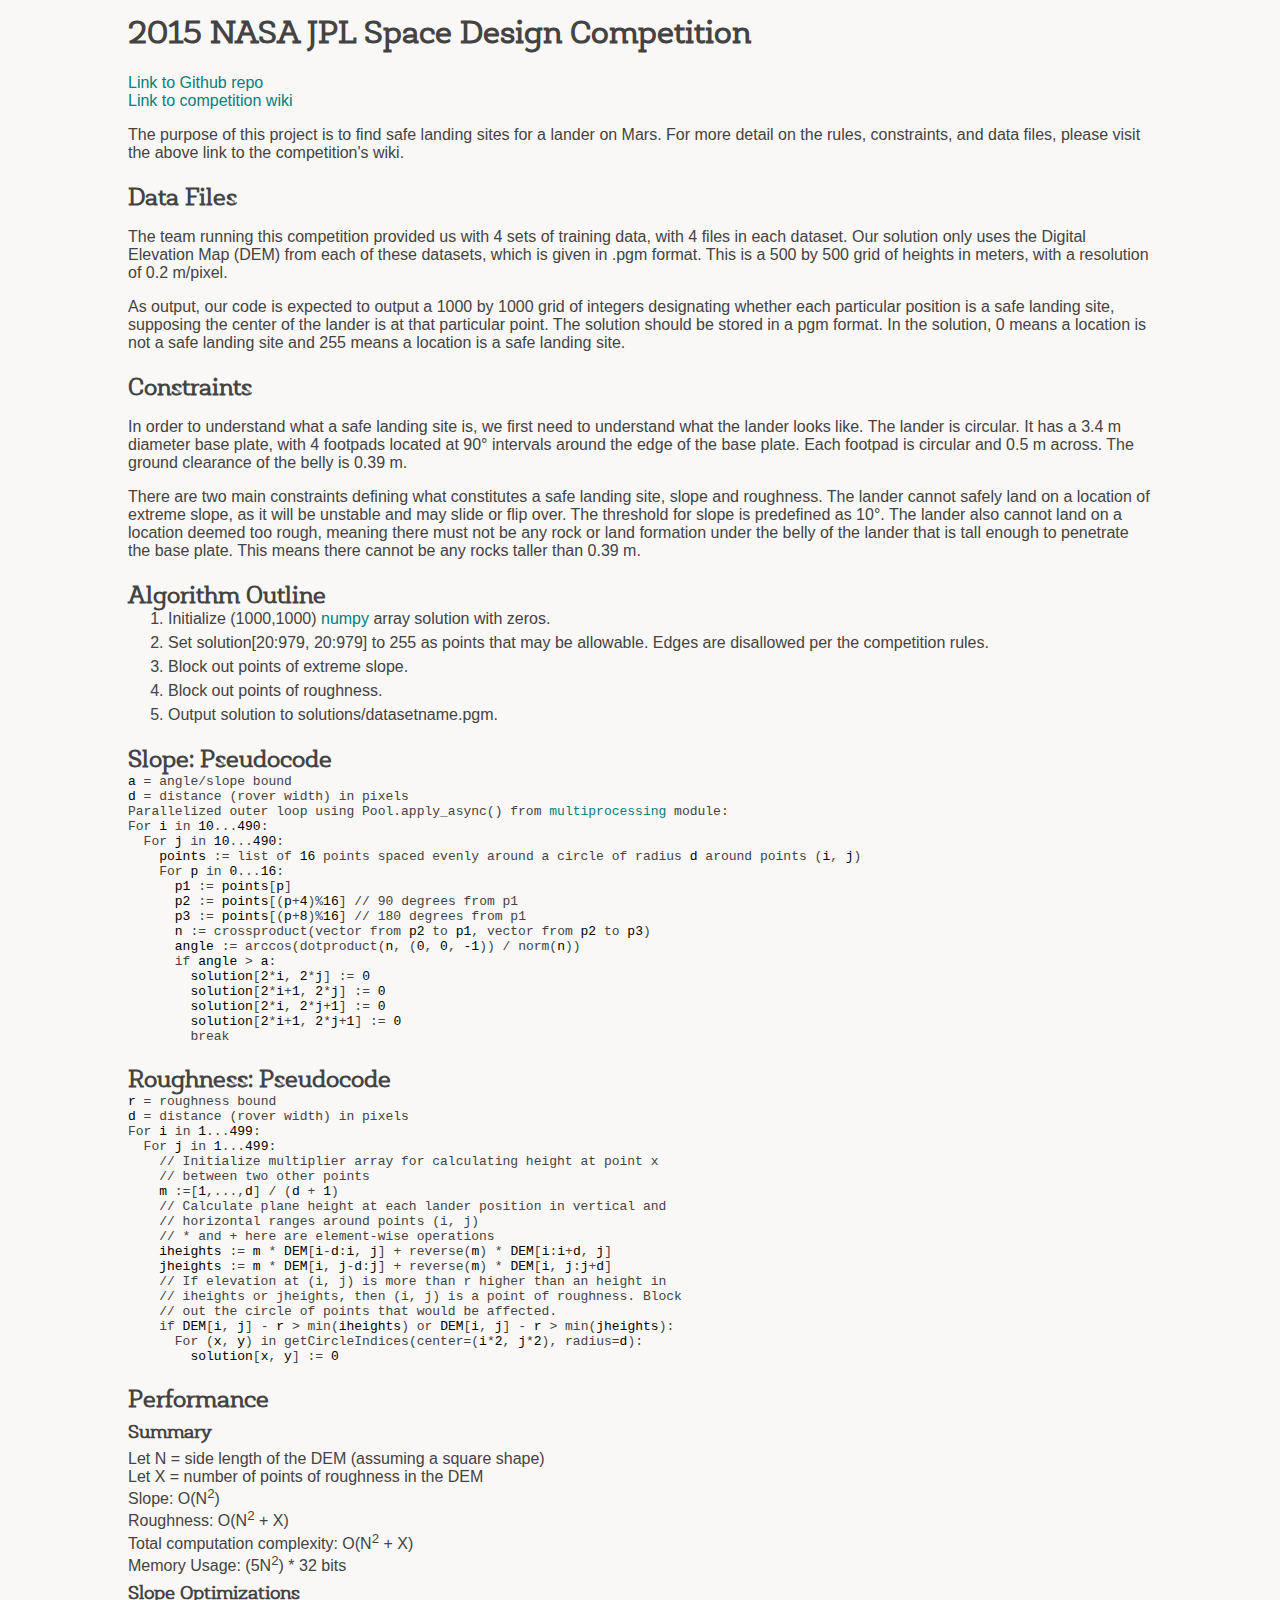
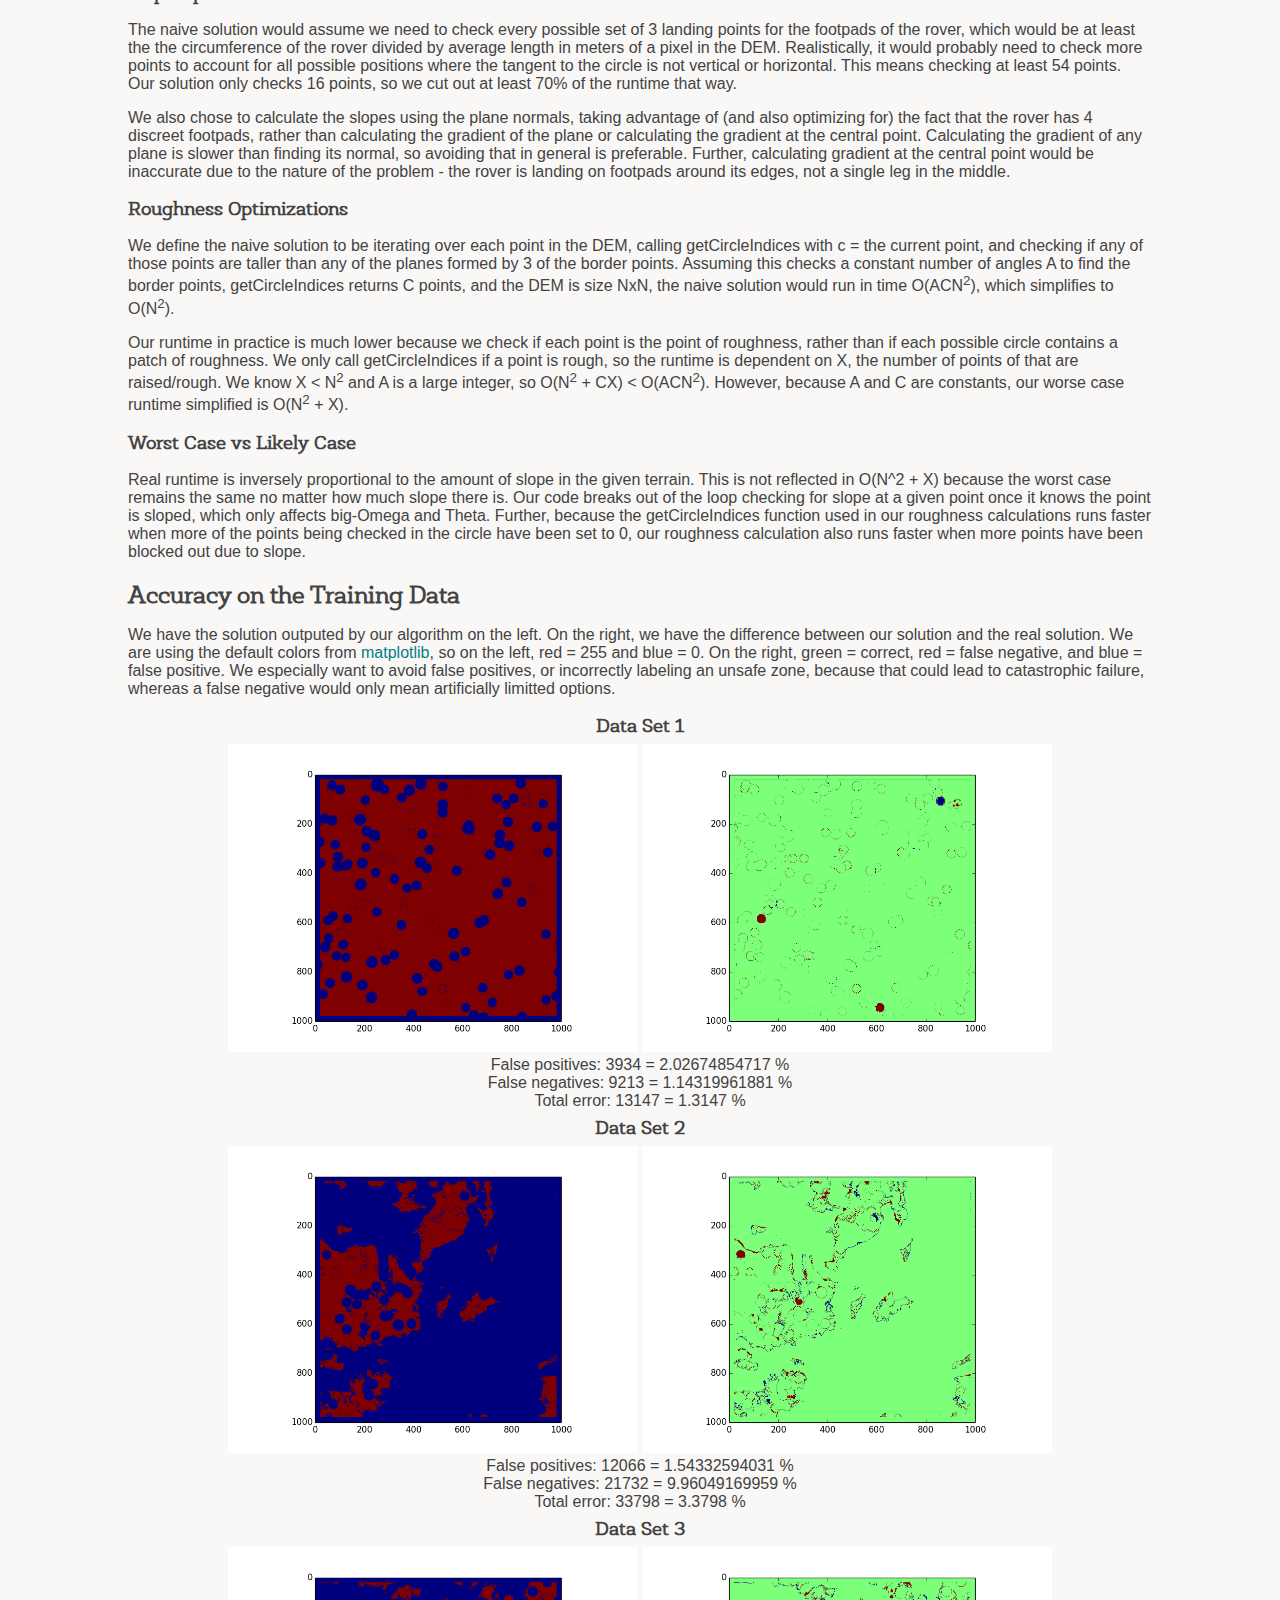
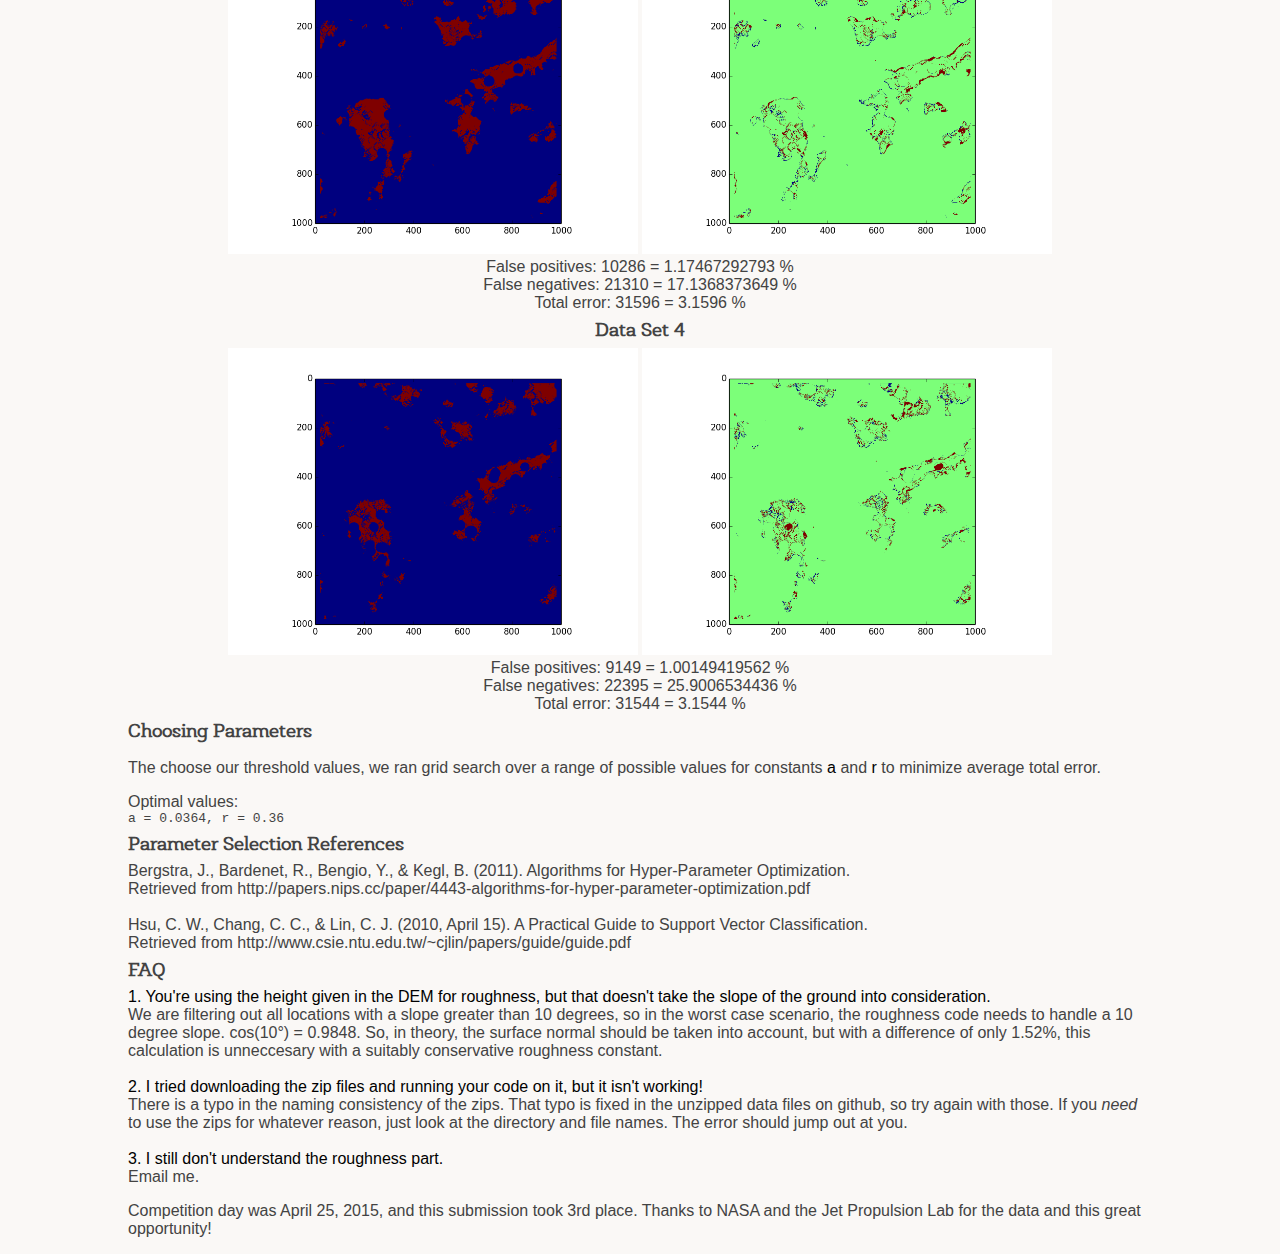
<file: projects/jplchallenge.html>
<html>
  <head>
    <meta name="viewport" content="width=device-width, initial-scale=1" />
    <title>Projects: 2015 NASA JPL Competition</title>
    <link href="../css/main.css" rel="stylesheet" type="text/css" />
  </head>
  <body>
    <h1>2015 NASA JPL Space Design Competition</h1>
    <p>
      <a href="https://github.com/deniseli/JPLChallenge2015">Link to Github repo</a><br>
      <a href="https://wiki.cites.illinois.edu/wiki/display/jplteam/2015+NASA+Jet+Propulsion+Laboratory+Team+Space+Design+Competition">Link to competition wiki</a>
    </p>
    <p>
      The purpose of this project is to find safe landing sites for a lander on
      Mars. For more detail on the rules, constraints, and data files, please
      visit the above link to the competition's wiki.
    </p>
    <h2>Data Files</h2>
    <p>
      The team running this competition provided us with 4 sets of training
      data, with 4 files in each dataset. Our solution only uses the Digital
      Elevation Map (DEM) from each of these datasets, which is given in .pgm
      format. This is a 500 by 500 grid of heights in meters, with a resolution
      of 0.2 m/pixel.
    </p>
    <p>
      As output, our code is expected to output a 1000 by 1000 grid of integers
      designating whether each particular position is a safe landing site,
      supposing the center of the lander is at that particular point. The
      solution should be stored in a pgm format. In the solution, 0 means a
      location is not a safe landing site and 255 means a location is a safe
      landing site.
    </p>
    <h2>Constraints</h2>
    <p>
      In order to understand what a safe landing site is, we first need to
      understand what the lander looks like. The lander is circular. It has a
      3.4 m diameter base plate, with 4 footpads located at 90&deg; intervals
      around the edge of the base plate. Each footpad is circular and 0.5 m
      across. The ground clearance of the belly is 0.39 m.
    </p>
    <p>
      There are two main constraints defining what constitutes a safe landing
      site, slope and roughness. The lander cannot safely land on a location
      of extreme slope, as it will be unstable and may slide or flip over. The
      threshold for slope is predefined as 10&deg;. The lander also cannot land
      on a location deemed too rough, meaning there must not be any rock or land
      formation under the belly of the lander that is tall enough to penetrate
      the base plate. This means there cannot be any rocks taller than 0.39 m.
    </p>
    <h2>Algorithm Outline</h2>
    <ol>
      <li>Initialize (1000,1000) <a href="http://www.numpy.org">numpy</a> array
	solution with zeros.</li>
      <li>Set solution[20:979, 20:979] to 255 as points that may be allowable.
	Edges are disallowed per the competition rules.</li>
      <li>Block out points of extreme slope.</li>
      <li>Block out points of roughness.</li>
      <li>Output solution to solutions/datasetname.pgm.</li>
    </ol>
    <h2>Slope: Pseudocode</h2>
    <samp>
      <b>a</b> = angle/slope bound<br>
      <b>d</b> = distance (rover width) in pixels</br>
      Parallelized outer loop using Pool.apply_async() from
      <a href="https://docs.python.org/2/library/multiprocessing.html">
	multiprocessing</a> module:<br>
      For <b>i</b> in <b>10</b>...<b>490</b>:<br>
      &nbsp; For <b>j</b> in <b>10</b>...<b>490</b>:<br>
      &nbsp; &nbsp; <b>points</b> := list of <b>16</b> points spaced evenly
      around a circle of radius <b>d</b> around points (<b>i</b>, <b>j</b>)<br>
      &nbsp; &nbsp; For <b>p</b> in <b>0</b>...<b>16</b>:<br>
      &nbsp; &nbsp; &nbsp; <b>p1</b> := <b>points</b>[<b>p</b>]<br>
      &nbsp; &nbsp; &nbsp; <b>p2</b> := <b>points</b>[(<b>p</b>+<b>4</b>)%<b>16</b>]
      // 90 degrees from p1<br>
      &nbsp; &nbsp; &nbsp; <b>p3</b> := <b>points</b>[(<b>p</b>+<b>8</b>)%<b>16</b>]
      // 180 degrees from p1<br>
      &nbsp; &nbsp; &nbsp; <b>n</b> := crossproduct(vector from <b>p2</b> to <b>p1</b>, 
      vector from <b>p2</b> to <b>p3</b>)<br>
      &nbsp; &nbsp; &nbsp; <b>angle</b> := arccos(dotproduct(<b>n</b>, (<b>0</b>,
      <b>0</b>, <b>-1</b>)) / norm(<b>n</b>))<br>
      &nbsp; &nbsp; &nbsp; if <b>angle</b> > <b>a</b>:<br>
      &nbsp; &nbsp; &nbsp; &nbsp; <b>solution</b>[<b>2</b>*<b>i</b>, <b>2</b>*<b>j</b>]
      := <b>0</b><br>
      &nbsp; &nbsp; &nbsp; &nbsp; <b>solution</b>[<b>2</b>*<b>i</b>+<b>1</b>,
      <b>2</b>*<b>j</b>] := <b>0</b><br>
      &nbsp; &nbsp; &nbsp; &nbsp; <b>solution</b>[<b>2</b>*<b>i</b>,
      <b>2</b>*<b>j</b>+<b>1</b>] := <b>0</b><br>
      &nbsp; &nbsp; &nbsp; &nbsp; <b>solution</b>[<b>2</b>*<b>i</b>+<b>1</b>,
      <b>2</b>*<b>j</b>+<b>1</b>] := <b>0</b><br>
      &nbsp; &nbsp; &nbsp; &nbsp; break
    </samp>
    <h2>Roughness: Pseudocode</h2>
    <samp>
      <b>r</b> = roughness bound<br>
      <b>d</b> = distance (rover width) in pixels<br>
      For <b>i</b> in <b>1</b>...<b>499</b>:<br>
      &nbsp; For <b>j</b> in <b>1</b>...<b>499</b>:<br>
      &nbsp; &nbsp; // Initialize multiplier array for calculating height at point x<br>
      &nbsp; &nbsp; // between two other points<br>
      &nbsp; &nbsp; <b>m</b> :=[<b>1</b>,...,<b>d</b>] / (<b>d</b> + <b>1</b>)<br>
      &nbsp; &nbsp; // Calculate plane height at each lander position in vertical and<br>
      &nbsp; &nbsp; // horizontal ranges around points (i, j)<br>
      &nbsp; &nbsp; // * and + here are element-wise operations<br>
      &nbsp; &nbsp; <b>iheights</b> := <b>m</b> * <b>DEM</b>[<b>i</b>-<b>d</b>:<b>i</b>,
      <b>j</b>] + reverse(<b>m</b>) * <b>DEM</b>[<b>i</b>:<b>i</b>+<b>d</b>, <b>j</b>]<br>
      &nbsp; &nbsp; <b>jheights</b> := <b>m</b> * <b>DEM</b>[<b>i</b>,
      <b>j</b>-<b>d</b>:<b>j</b>] + reverse(<b>m</b>) * 
      <b>DEM</b>[<b>i</b>, <b>j</b>:<b>j</b>+<b>d</b>]<br>
      &nbsp; &nbsp; // If elevation at (i, j) is more than r higher than an height in<br>
      &nbsp; &nbsp; // iheights or jheights, then (i, j) is a point of roughness. Block<br>
      &nbsp; &nbsp; // out the circle of points that would be affected.<br>
      &nbsp; &nbsp; if <b>DEM</b>[<b>i</b>, <b>j</b>] - <b>r</b> > min(<b>iheights</b>) or
      <b>DEM</b>[<b>i</b>, <b>j</b>] - <b>r</b> > min(<b>jheights</b>):<br>
      &nbsp; &nbsp; &nbsp; For (<b>x</b>, <b>y</b>) in
      getCircleIndices(center=(<b>i</b>*<b>2</b>, <b>j</b>*<b>2</b>), radius=<b>d</b>):<br>
      &nbsp; &nbsp; &nbsp; &nbsp; <b>solution</b>[<b>x</b>, <b>y</b>] := <b>0</b>

    </samp>
    <h2>Performance</h2>
    <h3>Summary</h3>
    Let N = side length of the DEM (assuming a square shape)<br>
    Let X = number of points of roughness in the DEM<br>
    Slope: O(N<sup>2</sup>)<br>
    Roughness: O(N<sup>2</sup> + X)<br>
    Total computation complexity: O(N<sup>2</sup> + X)<br>
    Memory Usage: (5N<sup>2</sup>) * 32 bits
    <h3>Slope Optimizations</h3>
    <p>
      The naive solution would assume we need to check every possible set of 3
      landing points for the footpads of the rover, which would be at least the
      the circumference of the rover divided by average length in meters of a
      pixel in the DEM. Realistically, it would probably need to check more
      points to account for all possible positions where the tangent to the
      circle is not vertical or horizontal. This means checking at least 54
      points. Our solution only checks 16 points, so we cut out at least 70% of
      the runtime that way.
    </p>
    <p>
      We also chose to calculate the slopes using the plane normals, taking
      advantage of (and also optimizing for) the fact that the rover has 4
      discreet footpads, rather than calculating the gradient of the plane or
      calculating the gradient at the central point. Calculating the gradient of
      any plane is slower than finding its normal, so avoiding that in general is
      preferable. Further, calculating gradient at the central point would be
      inaccurate due to the nature of the problem - the rover is landing on
      footpads around its edges, not a single leg in the middle.
    </p>
    <h3>Roughness Optimizations</h3>
    <p>
      We define the naive solution to be iterating over each point in the DEM,
      calling getCircleIndices with c = the current point, and checking if any of
      those points are taller than any of the planes formed by 3 of the border
      points. Assuming this checks a constant number of angles A to find the
      border points, getCircleIndices returns C points, and the DEM is size NxN,
      the naive solution would run in time O(ACN<sup>2</sup>), which simplifies to
      O(N<sup>2</sup>).
    </p>
    <p>
      Our runtime in practice is much lower because we check if each point is
      the point of roughness, rather than if each possible circle contains a
      patch of roughness. We only call getCircleIndices if a point is rough,
      so the runtime is dependent on X, the number of points of that are
      raised/rough. We know X < N<sup>2</sup> and A is a large integer, so 
      O(N<sup>2</sup> + CX) < O(ACN<sup>2</sup>). However, because A and C are
      constants, our worse case runtime simplified is O(N<sup>2</sup> + X).
    </p>
    <h3>Worst Case vs Likely Case</h3>
    <p>
      Real runtime is inversely proportional to the amount of slope in the given
      terrain. This is not reflected in O(N^2 + X) because the worst case
      remains the same no matter how much slope there is. Our code breaks out of
      the loop checking for slope at a given point once it knows the point is
      sloped, which only affects big-Omega and Theta. Further, because the
      getCircleIndices function used in our roughness calculations runs faster
      when more of the points being checked in the circle have been set to 0,
      our roughness calculation also runs faster when more points have been
      blocked out due to slope.
    </p>
    <h2>Accuracy on the Training Data</h2>
    <p>
      We have the solution outputed by our algorithm on the left. On the right,
      we have the difference between our solution and the real solution. We are
      using the default colors from <a href="http://matplotlib.org">matplotlib</a>,
      so on the left, red = 255 and blue = 0. On the right, green = correct, red
      = false negative, and blue = false positive. We especially want to avoid
      false positives, or incorrectly labeling an unsafe zone, because that could
      lead to catastrophic failure, whereas a false negative would only mean
      artificially limitted options.
    </p>
    <center>
      <h3>Data Set 1</h3>
      <img src="jplchallenge_images/sol1.png" width="40%">
      <img src="jplchallenge_images/diff1.png" width="40%"><br>
      False positives: 3934 = 2.02674854717 %<br>
      False negatives: 9213 = 1.14319961881 %<br>
      Total error: 13147 = 1.3147 %
    </center>
    <center>
      <h3>Data Set 2</h3>
      <img src="jplchallenge_images/sol2.png" width="40%">
      <img src="jplchallenge_images/diff2.png" width="40%"><br>
      False positives: 12066 = 1.54332594031 %<br>
      False negatives: 21732 = 9.96049169959 %<br>
      Total error: 33798 = 3.3798 %
    </center>
    <center>
      <h3>Data Set 3</h3>
      <img src="jplchallenge_images/sol3.png" width="40%">
      <img src="jplchallenge_images/diff3.png" width="40%"><br>
      False positives: 10286 = 1.17467292793 %<br>
      False negatives: 21310 = 17.1368373649 %<br>
      Total error: 31596 = 3.1596 %
    </center>
    <center>
      <h3>Data Set 4</h3>
      <img src="jplchallenge_images/sol4.png" width="40%">
      <img src="jplchallenge_images/diff4.png" width="40%"><br>
      False positives: 9149 = 1.00149419562 %<br>
      False negatives: 22395 = 25.9006534436 %<br>
      Total error: 31544 = 3.1544 %
    </center>
    <h3>Choosing Parameters</h3>
    <p>
      The choose our threshold values, we ran grid search over a range of
      possible values for constants <b>a</b> and <b>r</b> to minimize average
      total error.
    </p>
    Optimal values:<br>
    <samp>a = 0.0364, r = 0.36</samp>
    <h3>Parameter Selection References</h3>
    Bergstra, J., Bardenet, R., Bengio, Y., & Kegl, B. (2011). Algorithms for Hyper-Parameter Optimization.<br>
    Retrieved from http://papers.nips.cc/paper/4443-algorithms-for-hyper-parameter-optimization.pdf<br><br>

    Hsu, C. W., Chang, C. C., & Lin, C. J. (2010, April 15). A Practical Guide to Support Vector Classification.<br>
    Retrieved from http://www.csie.ntu.edu.tw/~cjlin/papers/guide/guide.pdf
    <h3>FAQ</h3>
    <b>1. You're using the height given in the DEM for roughness, but that doesn't
    take the slope of the ground into consideration.</b><br>
    We are filtering out all locations with a slope greater than 10 degrees, so
    in the worst case scenario, the roughness code needs to handle a 10 degree
    slope. cos(10&deg;) = 0.9848. So, in theory, the surface normal should be
    taken into account, but with a difference of only 1.52%, this calculation
    is unneccesary with a suitably conservative roughness constant.<br><br>
    <b>2. I tried downloading the zip files and running your code on it, but it
    isn't working!</b><br>
    There is a typo in the naming consistency of the zips. That typo is fixed in
    the unzipped data files on github, so try again with those. If you <i>need</i>
    to use the zips for whatever reason, just look at the directory and file
    names. The error should jump out at you.<br><br>
    <b>3. I still don't understand the roughness part.</b><br>
    Email me.

    <p>
      Competition day was April 25, 2015, and this submission took 3rd place.
      Thanks to NASA and the Jet Propulsion Lab for the data and this great
      opportunity!
    </p>

  </body>
</html>
</file>
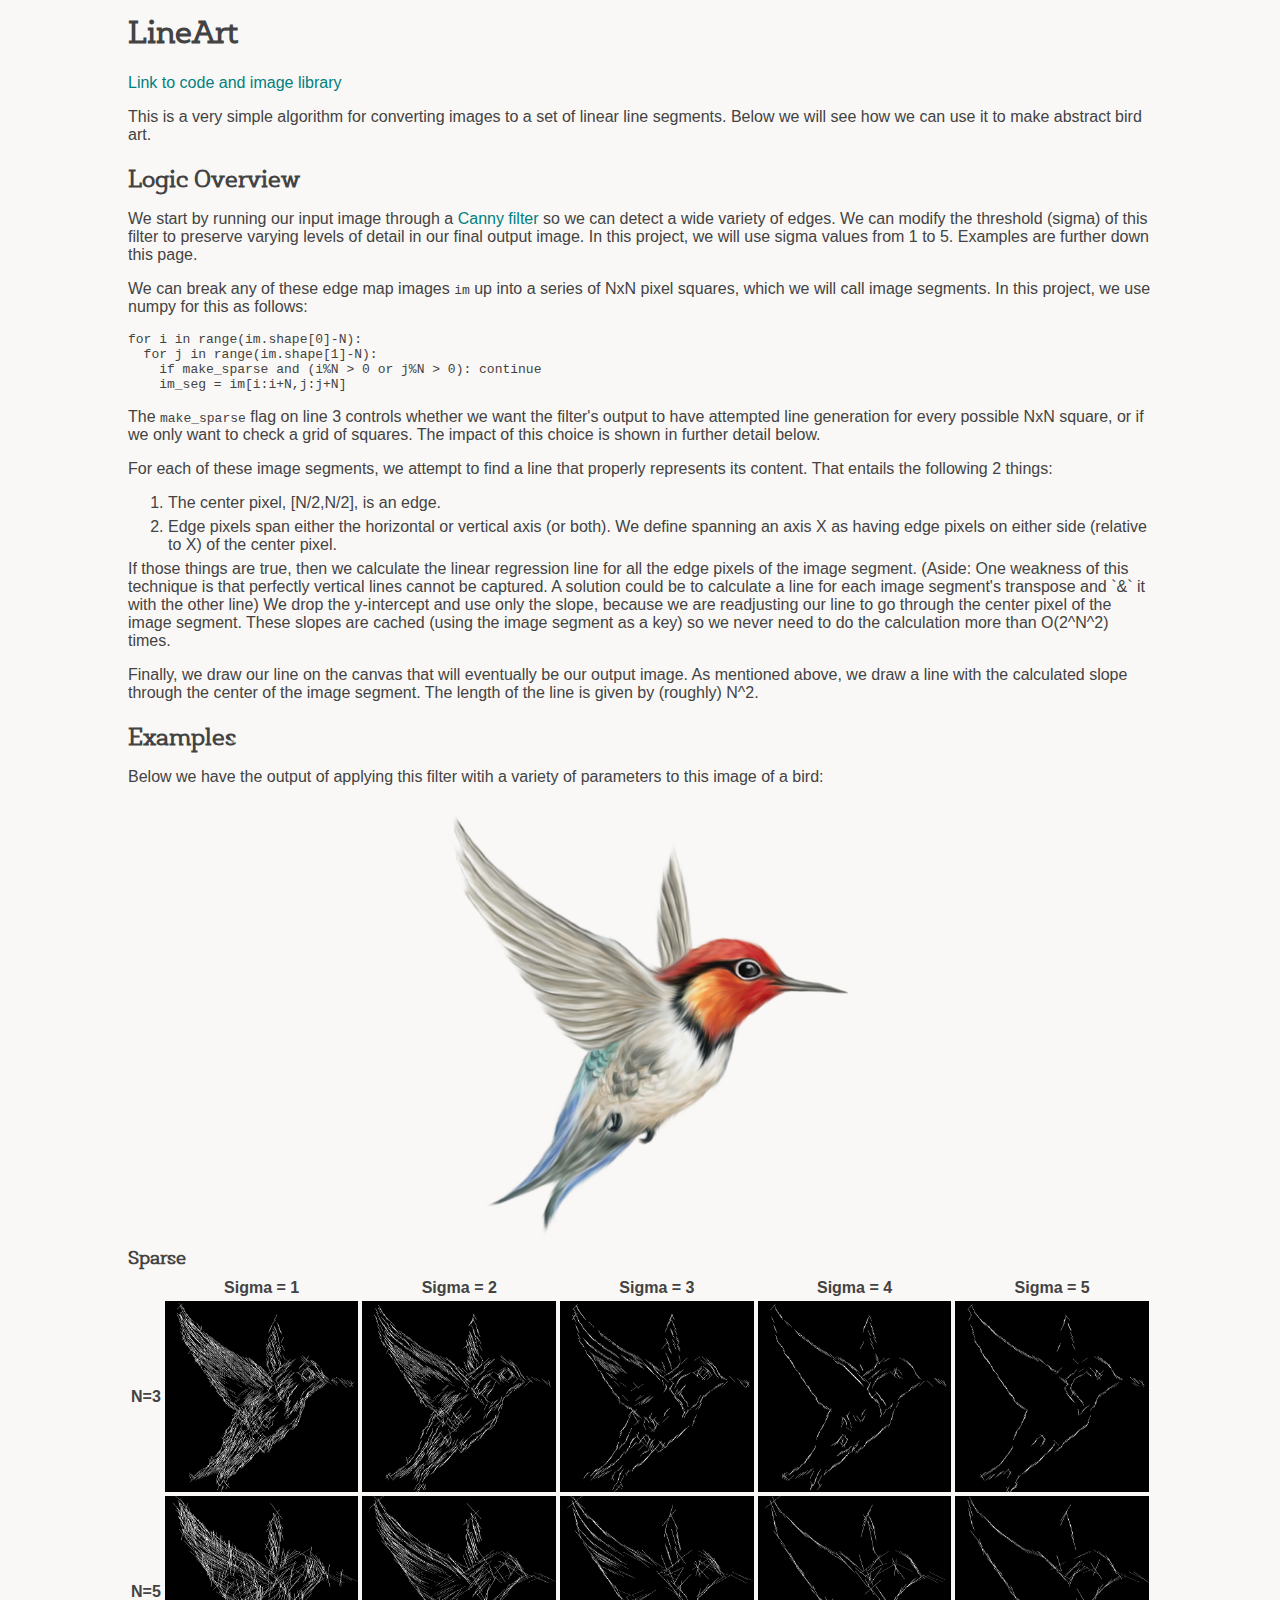
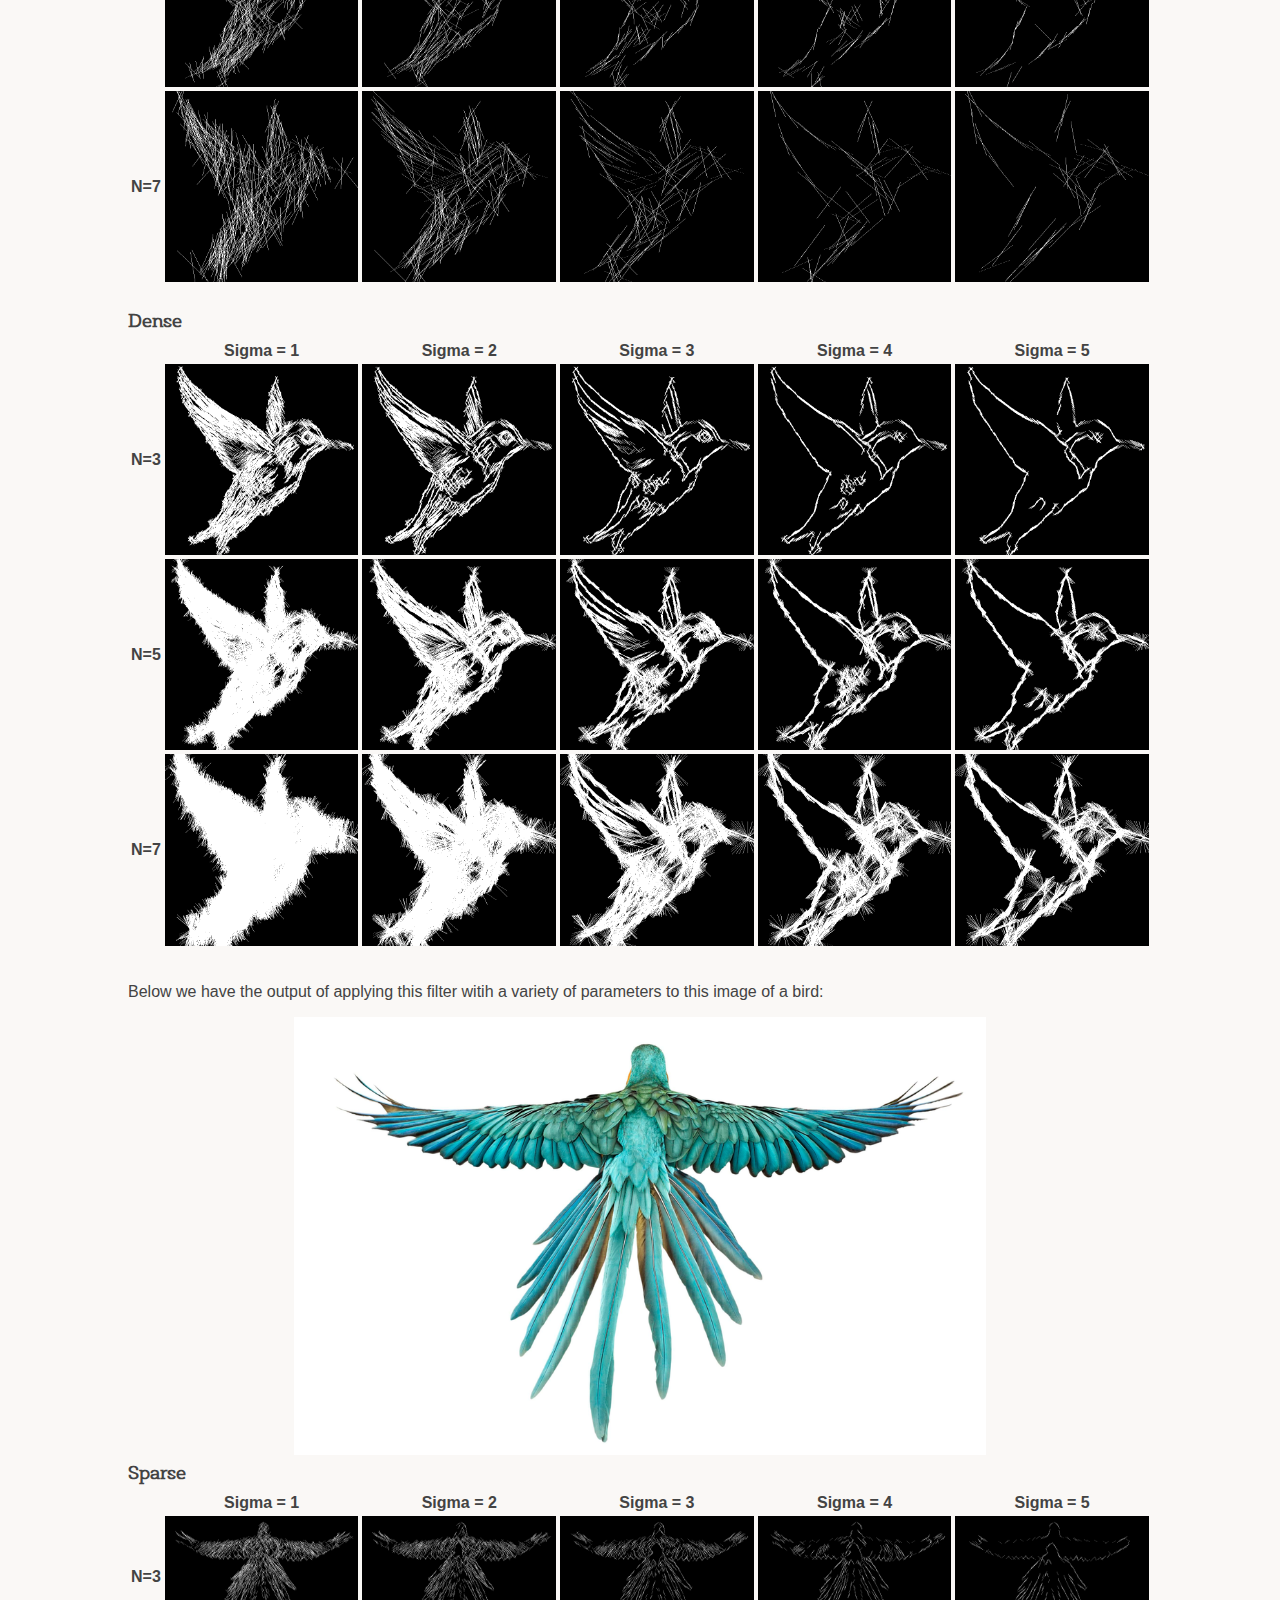
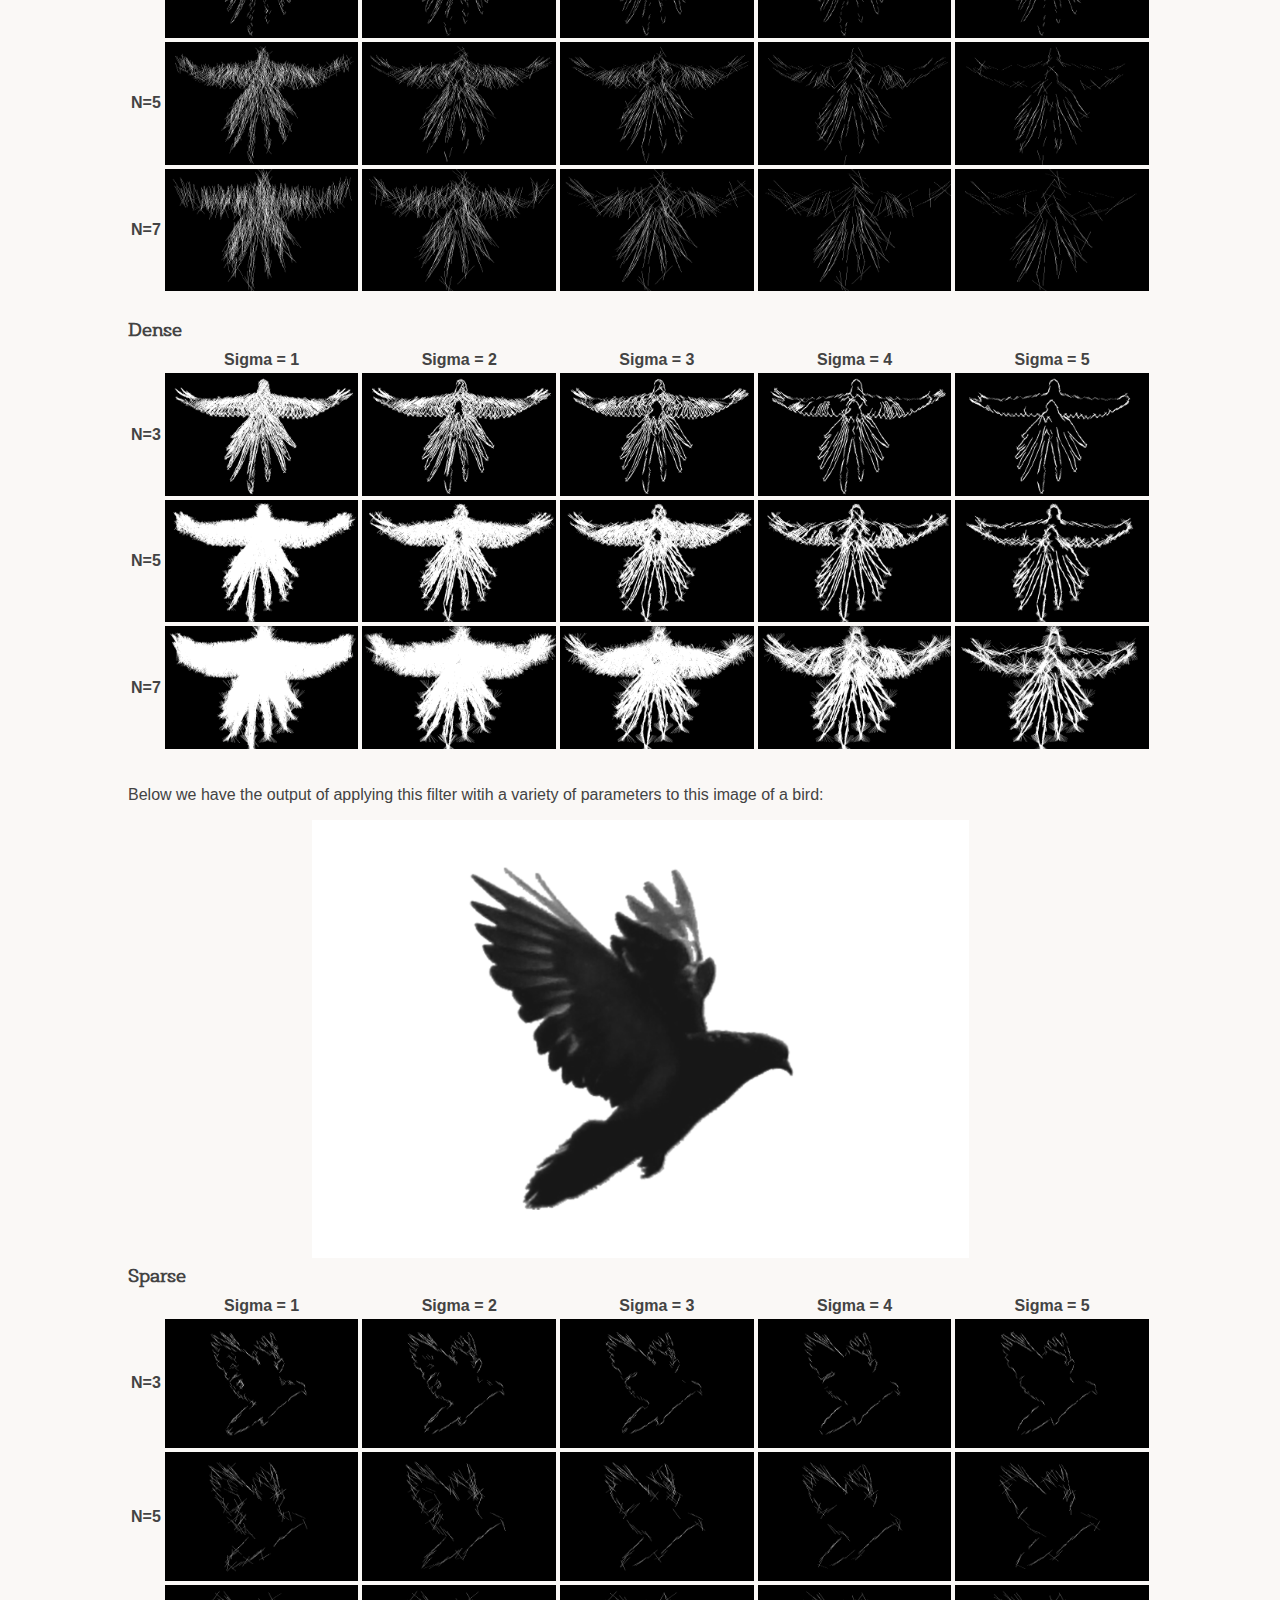
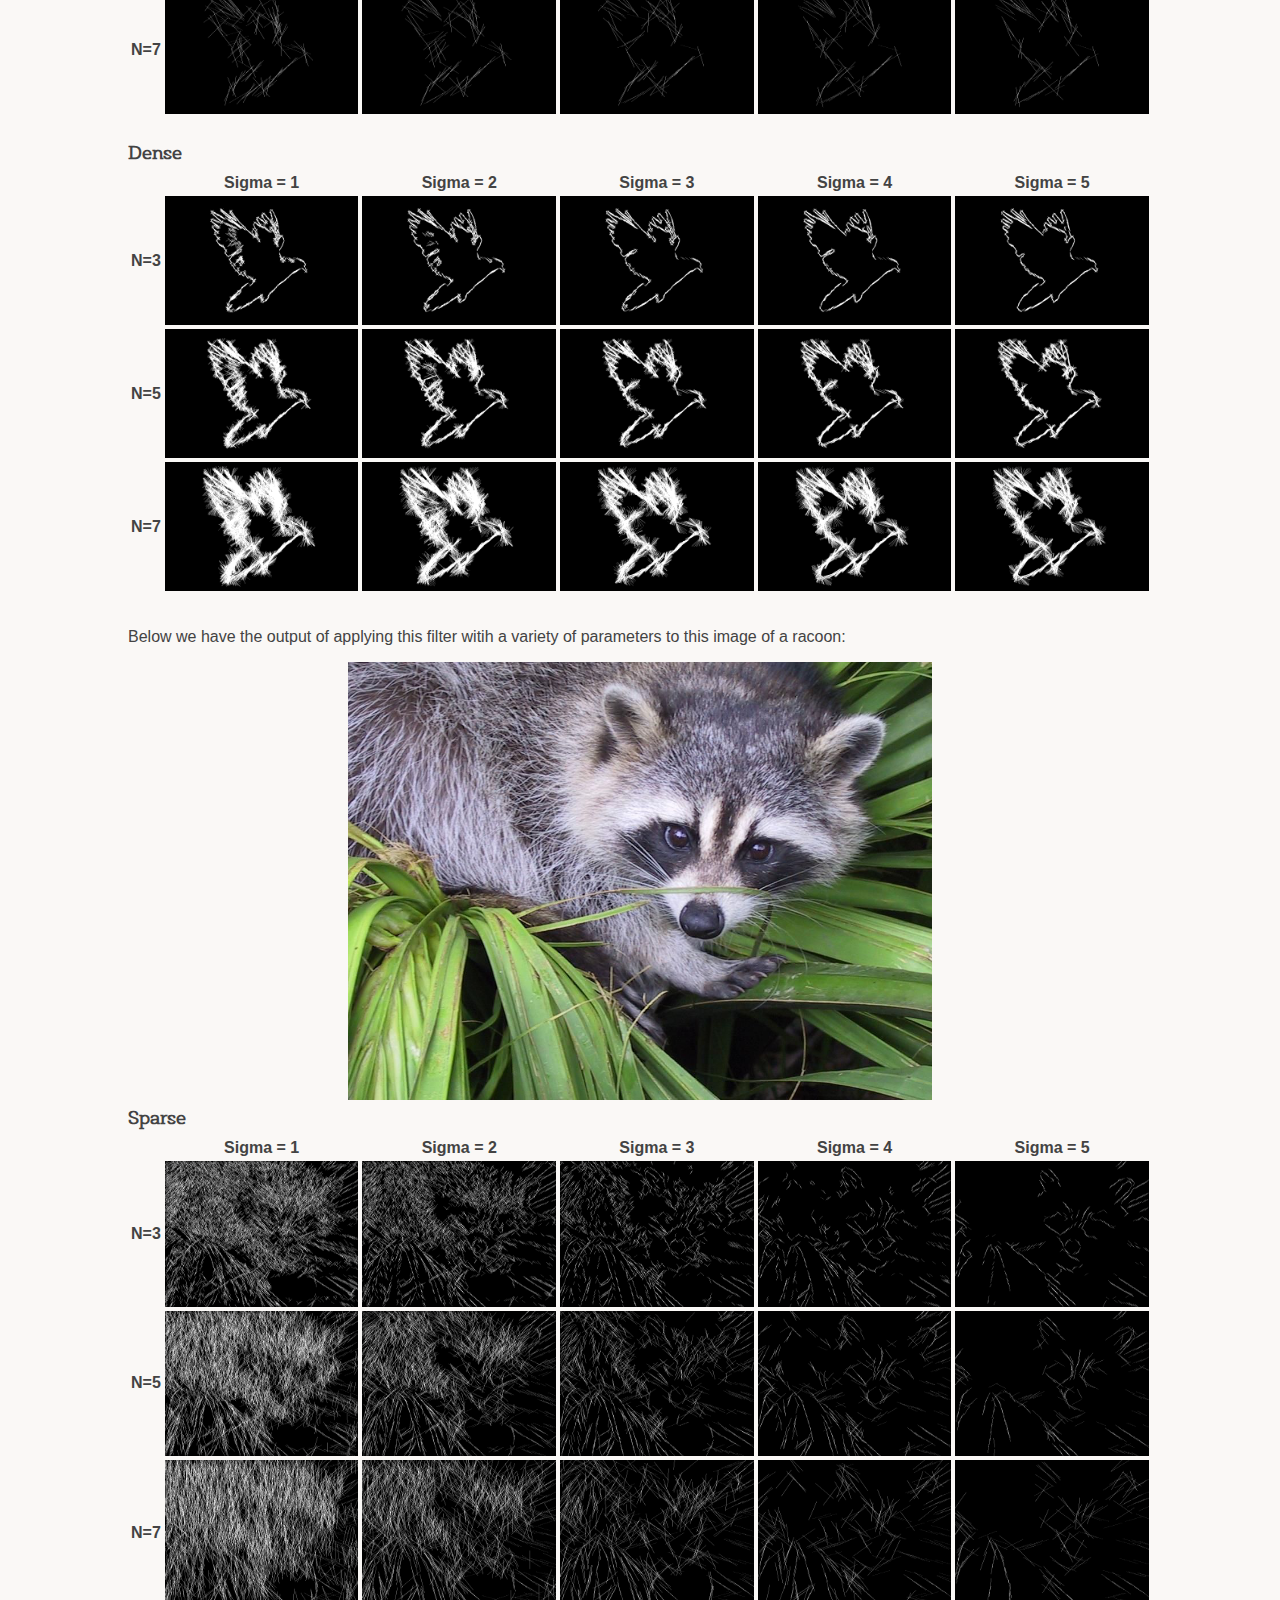
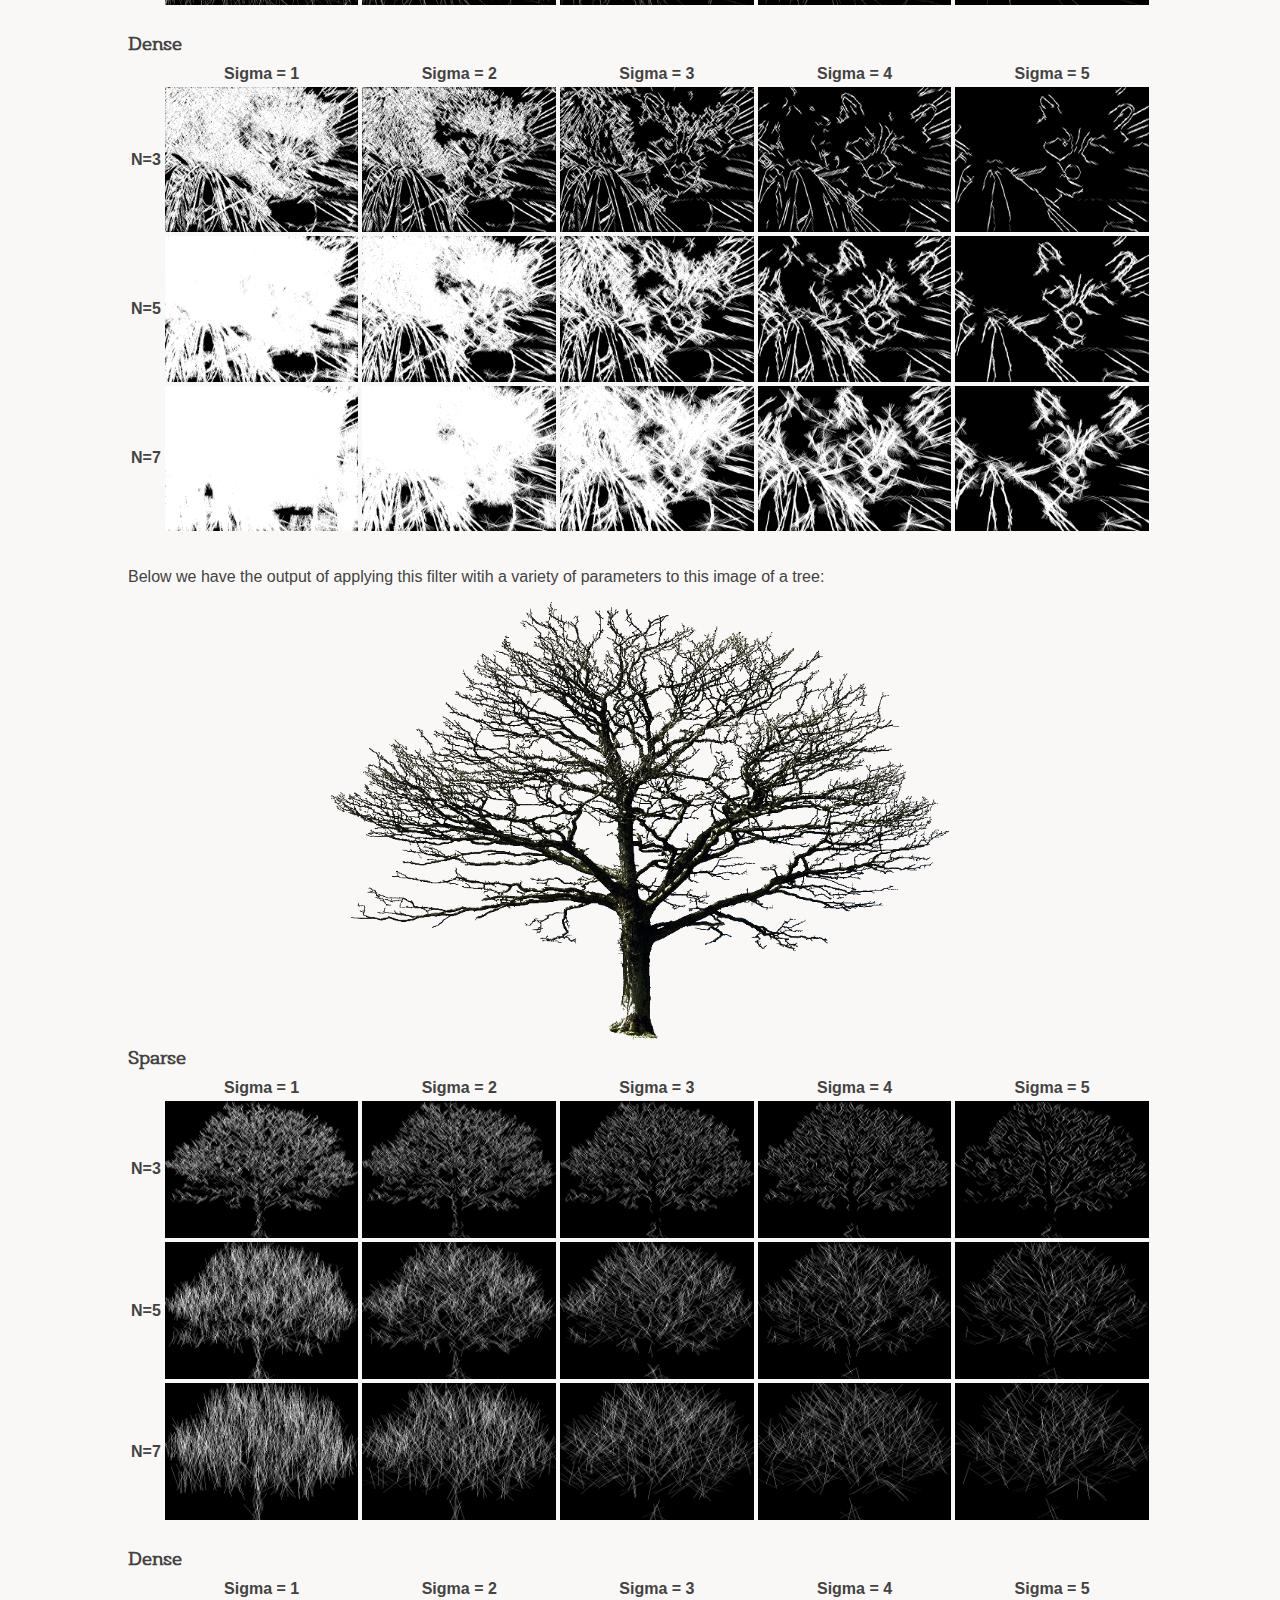
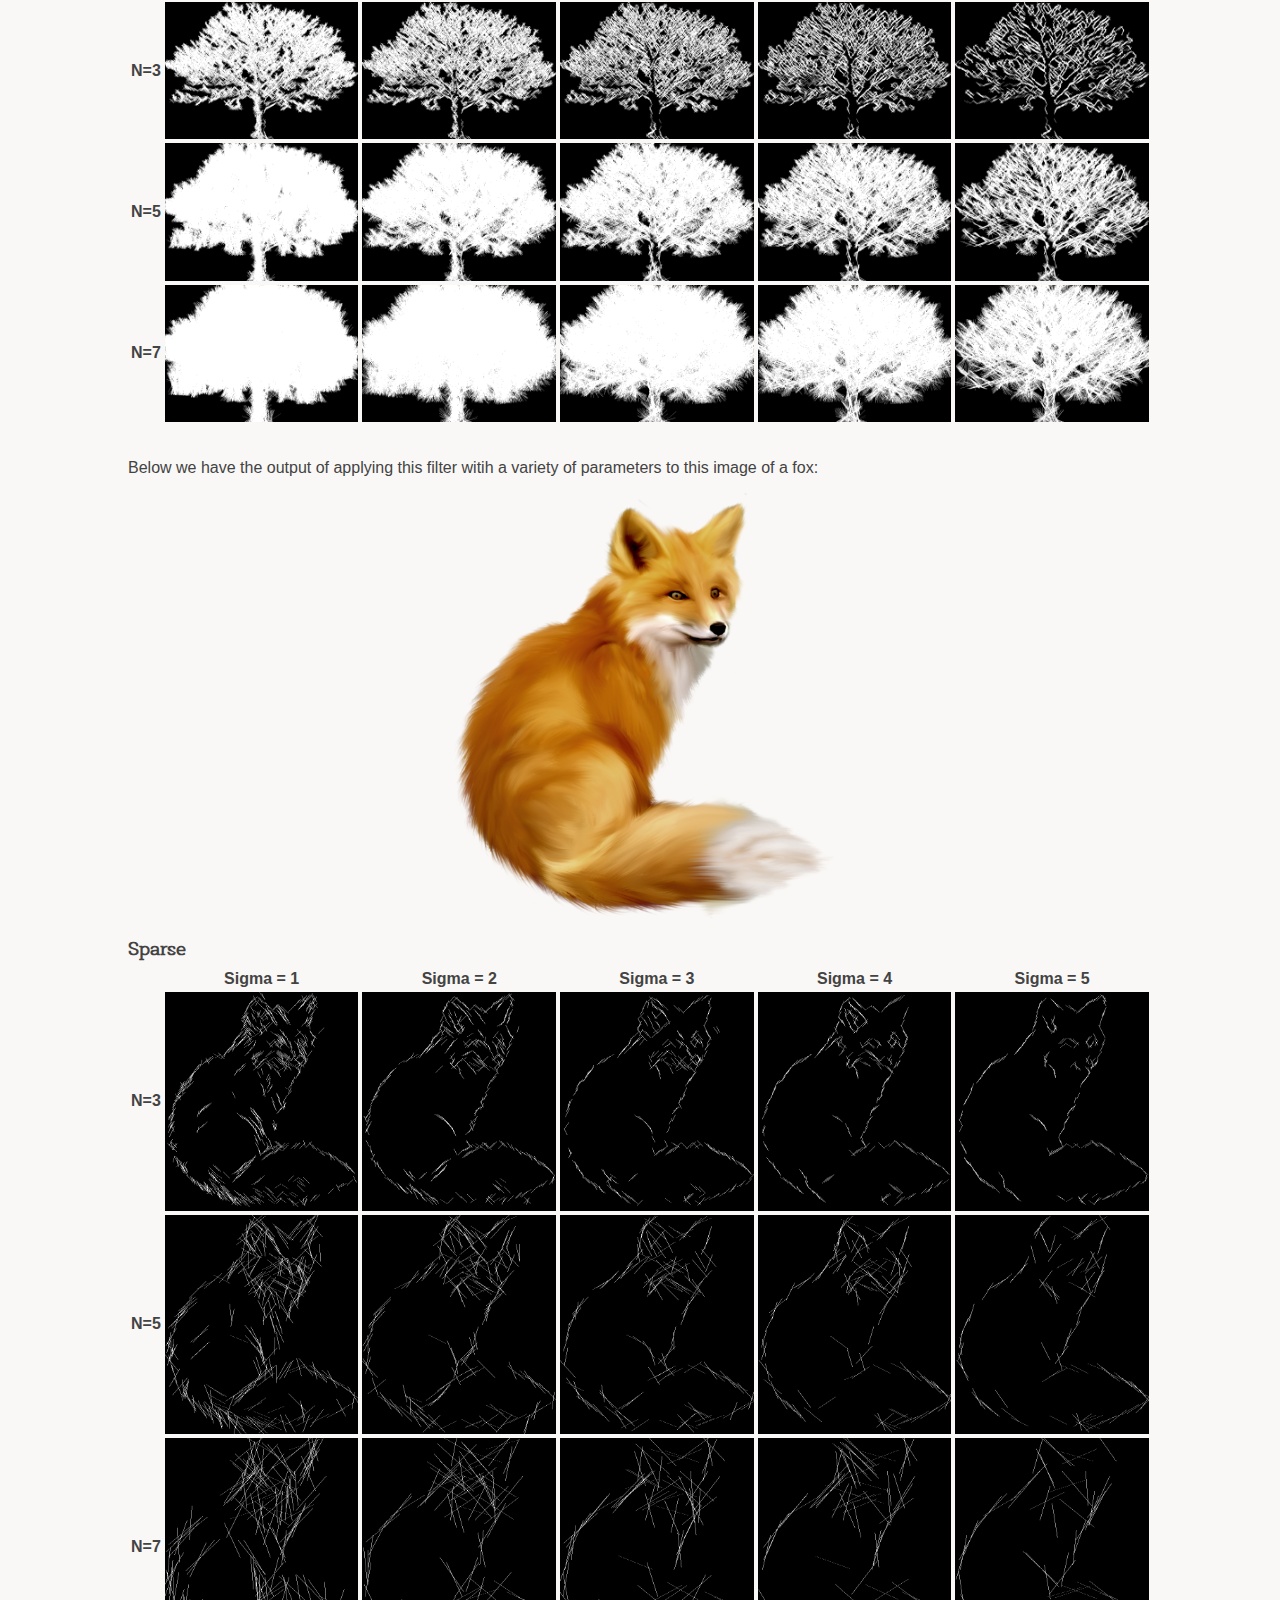
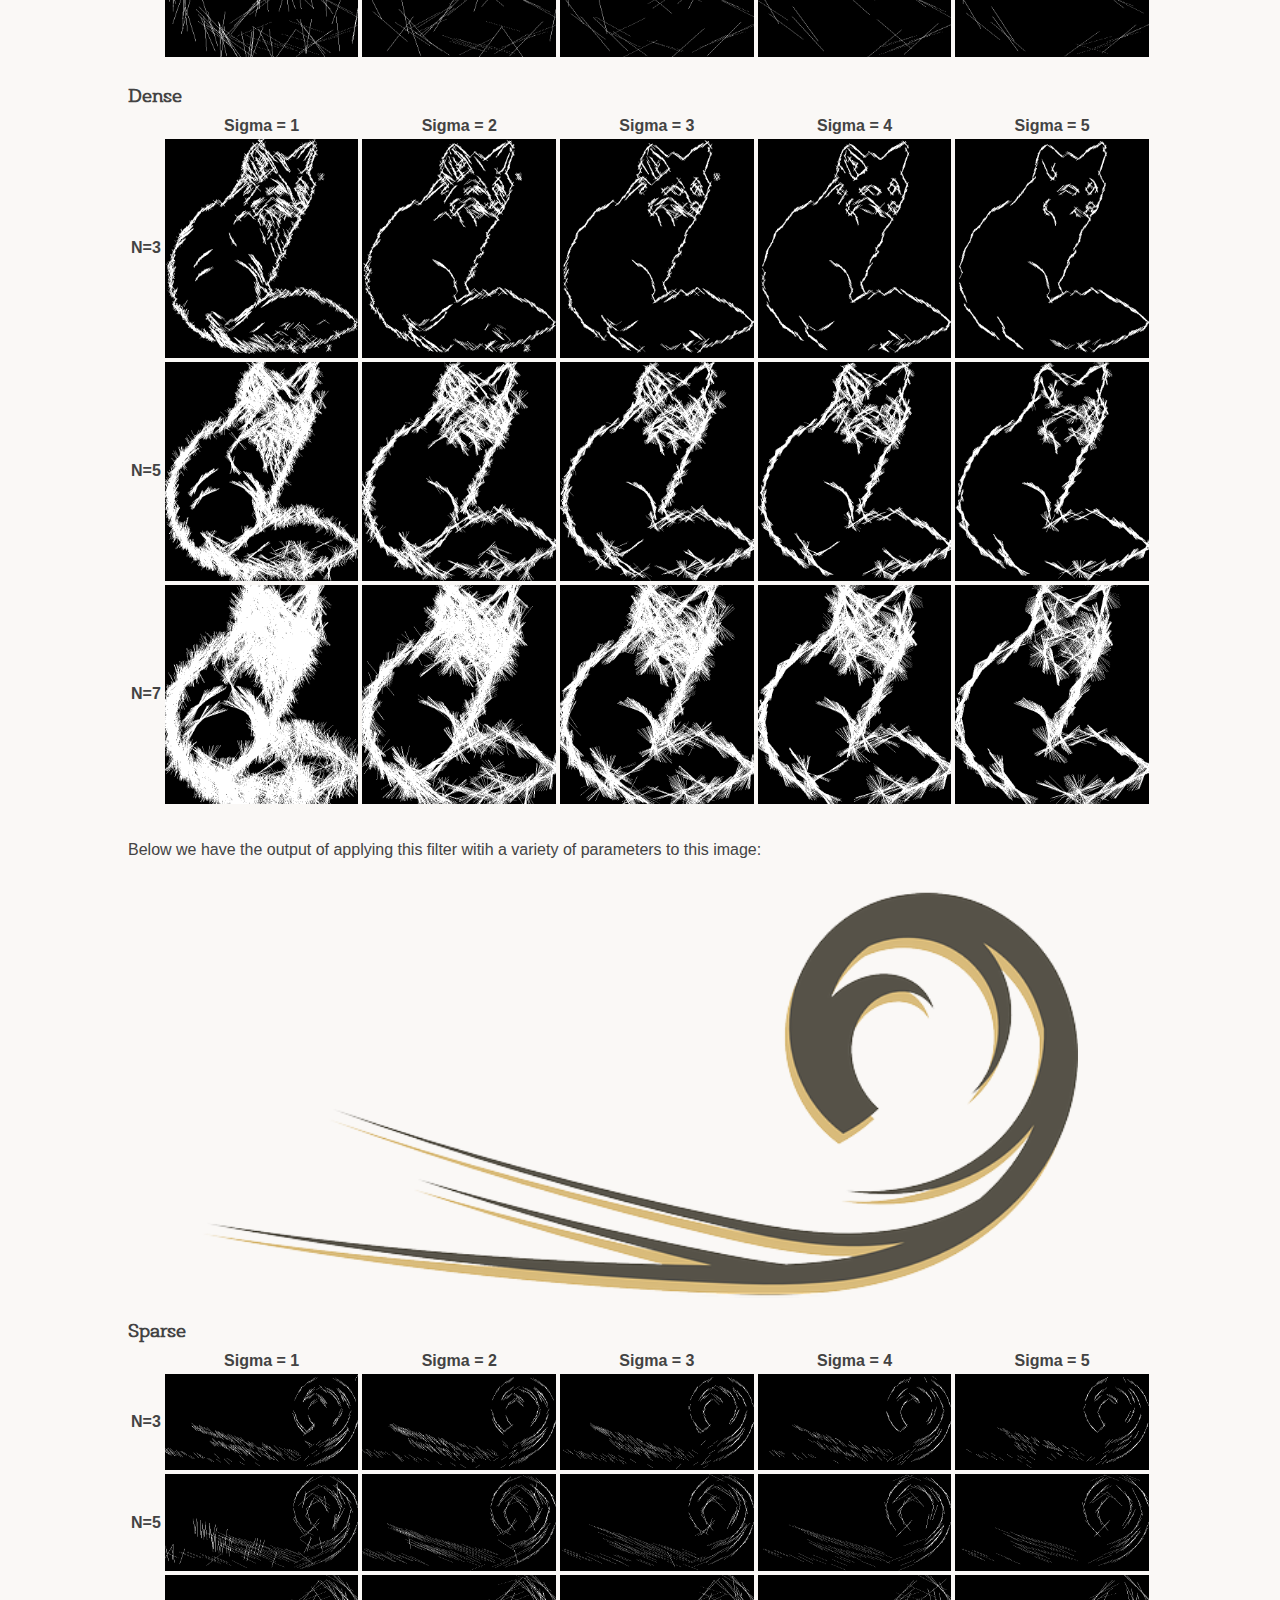
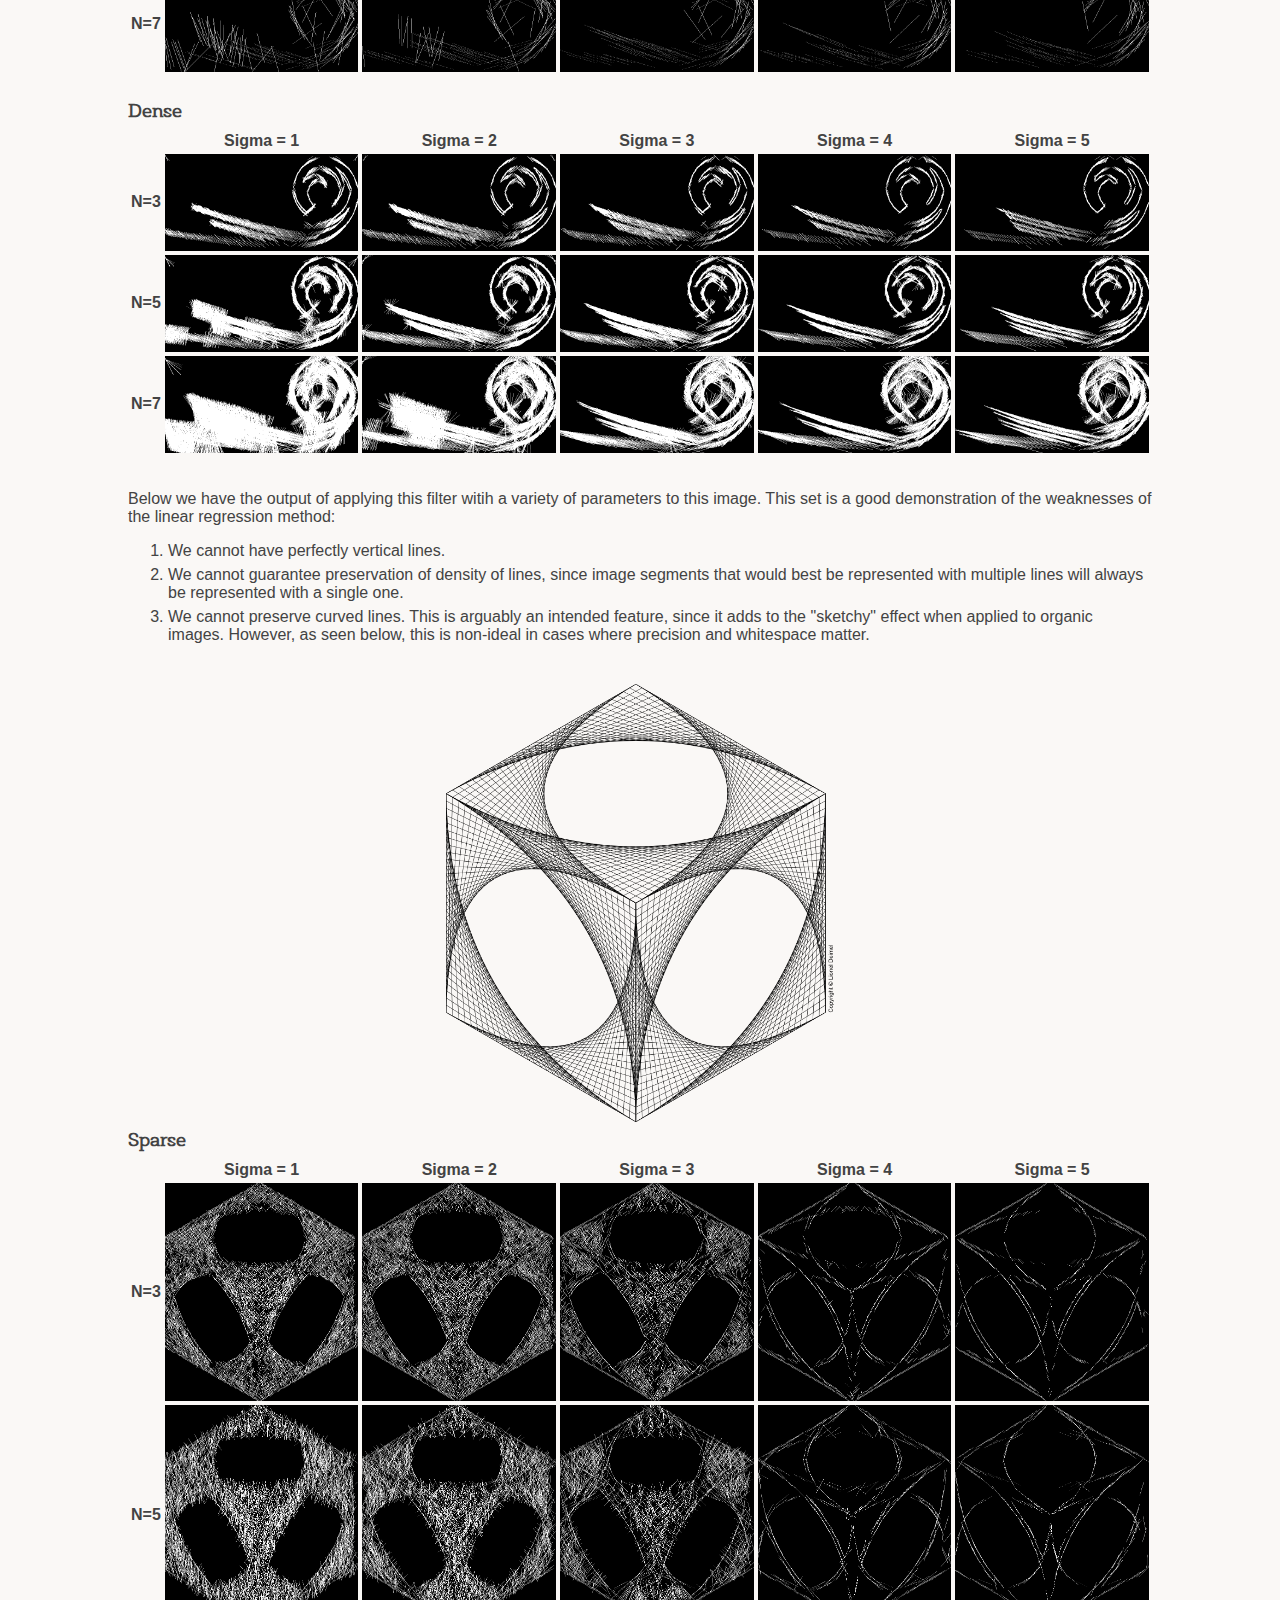
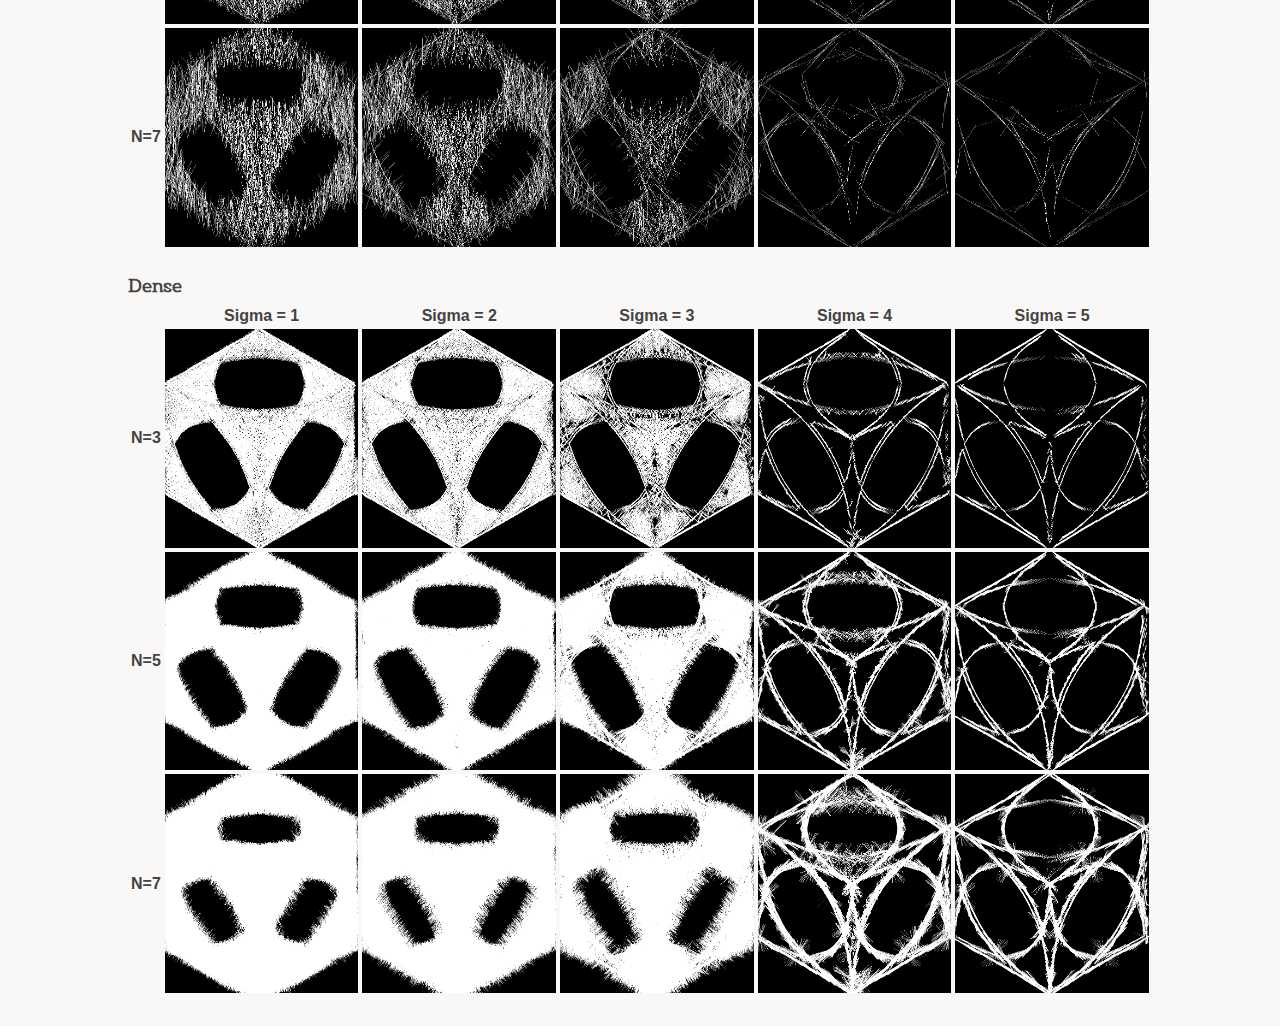
<file: projects/lineart.html>
<html>
  <head>
    <meta name="viewport" content="width=device-width, initial-scale=1" />
    <title>Projects: Line Art</title>
    <link href="../css/main.css" rel="stylesheet" type="text/css" />
  </head>
  <body>
    <h1>LineArt</h1>
    <p>
      <a href="https://github.com/deniseli/LineArt">Link to code and image library</a>
    </p>

    <p>
      This is a very simple algorithm for converting images to a set of linear
      line segments. Below we will see how we can use it to make abstract bird
      art.
    </p>

    <h2 id="logic-overview">Logic Overview</h2>
    <p>
      We start by running our input image through a
      <a href="https://en.wikipedia.org/wiki/Canny_edge_detector">Canny filter</a>
      so we can detect a wide variety of edges. We can modify the threshold (sigma)
      of this filter to preserve varying levels of detail in our final output image.
      In this project, we will use sigma values from 1 to 5. Examples are further
      down this page.
    </p>
    <p>
      We can break any of these edge map images <samp>im</samp> up into a series of NxN pixel
      squares, which we will call image segments. In this project, we use numpy
      for this as follows:
    </p>
    <samp>
      for i in range(im.shape[0]-N):<br>
      &nbsp;&nbsp;for j in range(im.shape[1]-N):<br>
      &nbsp;&nbsp;&nbsp;&nbsp;if make_sparse and (i%N > 0 or j%N > 0): continue<br>
      &nbsp;&nbsp;&nbsp;&nbsp;im_seg = im[i:i+N,j:j+N]
    </samp>
    <p>
      The <samp>make_sparse</samp> flag on line 3 controls whether we want the filter's output to have attempted line generation for every possible NxN square, or if we only want to check a grid of squares. The impact of this choice is shown in further detail below.
    </p>
    <p>
      For each of these image segments, we attempt to find a line that properly represents its content. That entails the following 2 things:
      <ol>
        <li>The center pixel, [N/2,N/2], is an edge.</li>
        <li>Edge pixels span either the horizontal or vertical axis (or both). We define spanning an axis X as having edge pixels on either side (relative to X) of the center pixel.</li>
      </ol>
      If those things are true, then we calculate the linear regression line for all the edge pixels of the image segment. (Aside: One weakness of this technique is that perfectly vertical lines cannot be captured. A solution could be to calculate a line for each image segment's transpose and `&` it with the other line) We drop the y-intercept and use only the slope, because we are readjusting our line to go through the center pixel of the image segment. These slopes are cached (using the image segment as a key) so we never need to do the calculation more than O(2^N^2) times.
    </p>
    <p>
      Finally, we draw our line on the canvas that will eventually be our output image. As mentioned above, we draw a line with the calculated slope through the center of the image segment. The length of the line is given by (roughly) N^2.
    </p>

    <h2 id="sample-images">Examples</h2>
    <p>
      Below we have the output of applying this filter witih a variety of parameters to this image of a bird:<br>
    </p>
    <center><img height="50%" src="lineart_imgs/hummingbird.png"></img></center>
    <h3>Sparse</h3>
    <center>
      <table>
        <tr>
          <th></th>
          <th>Sigma = 1</th>
          <th>Sigma = 2</th>
          <th>Sigma = 3</th>
          <th>Sigma = 4</th>
          <th>Sigma = 5</th>
        </tr>
        <tr>
          <th>N=3</th>
          <td>
            <img width="100%" src="lineart_imgs/hummingbird_N3S1S.png"></img>
          </td>
          <td>
            <img width="100%" src="lineart_imgs/hummingbird_N3S2S.png"></img>
          </td>
          <td>
            <img width="100%" src="lineart_imgs/hummingbird_N3S3S.png"></img>
          </td>
          <td>
            <img width="100%" src="lineart_imgs/hummingbird_N3S4S.png"></img>
          </td>
          <td>
            <img width="100%" src="lineart_imgs/hummingbird_N3S5S.png"></img>
          </td>
        </tr>
        <tr>
          <th>N=5</th>
          <td>
            <img width="100%" src="lineart_imgs/hummingbird_N5S1S.png"></img>
          </td>
          <td>
            <img width="100%" src="lineart_imgs/hummingbird_N5S2S.png"></img>
          </td>
          <td>
            <img width="100%" src="lineart_imgs/hummingbird_N5S3S.png"></img>
          </td>
          <td>
            <img width="100%" src="lineart_imgs/hummingbird_N5S4S.png"></img>
          </td>
          <td>
            <img width="100%" src="lineart_imgs/hummingbird_N5S5S.png"></img>
          </td>
        </tr>
        <tr>
          <th>N=7</th>
          <td>
            <img width="100%" src="lineart_imgs/hummingbird_N7S1S.png"></img>
          </td>
          <td>
            <img width="100%" src="lineart_imgs/hummingbird_N7S2S.png"></img>
          </td>
          <td>
            <img width="100%" src="lineart_imgs/hummingbird_N7S3S.png"></img>
          </td>
          <td>
            <img width="100%" src="lineart_imgs/hummingbird_N7S4S.png"></img>
          </td>
          <td>
            <img width="100%" src="lineart_imgs/hummingbird_N7S5S.png"></img>
          </td>
        </tr>
      </table>
    </center>
    <br>

    <h3>Dense</h3>
    <center>
      <table>
        <tr>
          <th></th>
          <th>Sigma = 1</th>
          <th>Sigma = 2</th>
          <th>Sigma = 3</th>
          <th>Sigma = 4</th>
          <th>Sigma = 5</th>
        </tr>
        <tr>
          <th>N=3</th>
          <td>
            <img width="100%" src="lineart_imgs/hummingbird_N3S1D.png"></img>
          </td>
          <td>
            <img width="100%" src="lineart_imgs/hummingbird_N3S2D.png"></img>
          </td>
          <td>
            <img width="100%" src="lineart_imgs/hummingbird_N3S3D.png"></img>
          </td>
          <td>
            <img width="100%" src="lineart_imgs/hummingbird_N3S4D.png"></img>
          </td>
          <td>
            <img width="100%" src="lineart_imgs/hummingbird_N3S5D.png"></img>
          </td>
        </tr>
        <tr>
          <th>N=5</th>
          <td>
            <img width="100%" src="lineart_imgs/hummingbird_N5S1D.png"></img>
          </td>
          <td>
            <img width="100%" src="lineart_imgs/hummingbird_N5S2D.png"></img>
          </td>
          <td>
            <img width="100%" src="lineart_imgs/hummingbird_N5S3D.png"></img>
          </td>
          <td>
            <img width="100%" src="lineart_imgs/hummingbird_N5S4D.png"></img>
          </td>
          <td>
            <img width="100%" src="lineart_imgs/hummingbird_N5S5D.png"></img>
          </td>
        </tr>
        <tr>
          <th>N=7</th>
          <td>
            <img width="100%" src="lineart_imgs/hummingbird_N7S1D.png"></img>
          </td>
          <td>
            <img width="100%" src="lineart_imgs/hummingbird_N7S2D.png"></img>
          </td>
          <td>
            <img width="100%" src="lineart_imgs/hummingbird_N7S3D.png"></img>
          </td>
          <td>
            <img width="100%" src="lineart_imgs/hummingbird_N7S4D.png"></img>
          </td>
          <td>
            <img width="100%" src="lineart_imgs/hummingbird_N7S5D.png"></img>
          </td>
        </tr>
      </table>
    </center>
    <br>

    <p>
      Below we have the output of applying this filter witih a variety of parameters to this image of a bird:<br>
    </p>
    <center><img height="50%" src="lineart_imgs/bird2.png"></img></center>
    <h3>Sparse</h3>
    <center>
      <table>
        <tr>
          <th></th>
          <th>Sigma = 1</th>
          <th>Sigma = 2</th>
          <th>Sigma = 3</th>
          <th>Sigma = 4</th>
          <th>Sigma = 5</th>
        </tr>
        <tr>
          <th>N=3</th>
          <td>
            <img width="100%" src="lineart_imgs/bird2_N3S1S.png"></img>
          </td>
          <td>
            <img width="100%" src="lineart_imgs/bird2_N3S2S.png"></img>
          </td>
          <td>
            <img width="100%" src="lineart_imgs/bird2_N3S3S.png"></img>
          </td>
          <td>
            <img width="100%" src="lineart_imgs/bird2_N3S4S.png"></img>
          </td>
          <td>
            <img width="100%" src="lineart_imgs/bird2_N3S5S.png"></img>
          </td>
        </tr>
        <tr>
          <th>N=5</th>
          <td>
            <img width="100%" src="lineart_imgs/bird2_N5S1S.png"></img>
          </td>
          <td>
            <img width="100%" src="lineart_imgs/bird2_N5S2S.png"></img>
          </td>
          <td>
            <img width="100%" src="lineart_imgs/bird2_N5S3S.png"></img>
          </td>
          <td>
            <img width="100%" src="lineart_imgs/bird2_N5S4S.png"></img>
          </td>
          <td>
            <img width="100%" src="lineart_imgs/bird2_N5S5S.png"></img>
          </td>
        </tr>
        <tr>
          <th>N=7</th>
          <td>
            <img width="100%" src="lineart_imgs/bird2_N7S1S.png"></img>
          </td>
          <td>
            <img width="100%" src="lineart_imgs/bird2_N7S2S.png"></img>
          </td>
          <td>
            <img width="100%" src="lineart_imgs/bird2_N7S3S.png"></img>
          </td>
          <td>
            <img width="100%" src="lineart_imgs/bird2_N7S4S.png"></img>
          </td>
          <td>
            <img width="100%" src="lineart_imgs/bird2_N7S5S.png"></img>
          </td>
        </tr>
      </table>
    </center>
    <br>

    <h3>Dense</h3>
    <center>
      <table>
        <tr>
          <th></th>
          <th>Sigma = 1</th>
          <th>Sigma = 2</th>
          <th>Sigma = 3</th>
          <th>Sigma = 4</th>
          <th>Sigma = 5</th>
        </tr>
        <tr>
          <th>N=3</th>
          <td>
            <img width="100%" src="lineart_imgs/bird2_N3S1D.png"></img>
          </td>
          <td>
            <img width="100%" src="lineart_imgs/bird2_N3S2D.png"></img>
          </td>
          <td>
            <img width="100%" src="lineart_imgs/bird2_N3S3D.png"></img>
          </td>
          <td>
            <img width="100%" src="lineart_imgs/bird2_N3S4D.png"></img>
          </td>
          <td>
            <img width="100%" src="lineart_imgs/bird2_N3S5D.png"></img>
          </td>
        </tr>
        <tr>
          <th>N=5</th>
          <td>
            <img width="100%" src="lineart_imgs/bird2_N5S1D.png"></img>
          </td>
          <td>
            <img width="100%" src="lineart_imgs/bird2_N5S2D.png"></img>
          </td>
          <td>
            <img width="100%" src="lineart_imgs/bird2_N5S3D.png"></img>
          </td>
          <td>
            <img width="100%" src="lineart_imgs/bird2_N5S4D.png"></img>
          </td>
          <td>
            <img width="100%" src="lineart_imgs/bird2_N5S5D.png"></img>
          </td>
        </tr>
        <tr>
          <th>N=7</th>
          <td>
            <img width="100%" src="lineart_imgs/bird2_N7S1D.png"></img>
          </td>
          <td>
            <img width="100%" src="lineart_imgs/bird2_N7S2D.png"></img>
          </td>
          <td>
            <img width="100%" src="lineart_imgs/bird2_N7S3D.png"></img>
          </td>
          <td>
            <img width="100%" src="lineart_imgs/bird2_N7S4D.png"></img>
          </td>
          <td>
            <img width="100%" src="lineart_imgs/bird2_N7S5D.png"></img>
          </td>
        </tr>
      </table>
    </center>
    <br>

    <p>
      Below we have the output of applying this filter witih a variety of parameters to this image of a bird:<br>
    </p>
    <center><img height="50%" src="lineart_imgs/bird3.png"></img></center>
    <h3>Sparse</h3>
    <center>
      <table>
        <tr>
          <th></th>
          <th>Sigma = 1</th>
          <th>Sigma = 2</th>
          <th>Sigma = 3</th>
          <th>Sigma = 4</th>
          <th>Sigma = 5</th>
        </tr>
        <tr>
          <th>N=3</th>
          <td>
            <img width="100%" src="lineart_imgs/bird3_N3S1S.png"></img>
          </td>
          <td>
            <img width="100%" src="lineart_imgs/bird3_N3S2S.png"></img>
          </td>
          <td>
            <img width="100%" src="lineart_imgs/bird3_N3S3S.png"></img>
          </td>
          <td>
            <img width="100%" src="lineart_imgs/bird3_N3S4S.png"></img>
          </td>
          <td>
            <img width="100%" src="lineart_imgs/bird3_N3S5S.png"></img>
          </td>
        </tr>
        <tr>
          <th>N=5</th>
          <td>
            <img width="100%" src="lineart_imgs/bird3_N5S1S.png"></img>
          </td>
          <td>
            <img width="100%" src="lineart_imgs/bird3_N5S2S.png"></img>
          </td>
          <td>
            <img width="100%" src="lineart_imgs/bird3_N5S3S.png"></img>
          </td>
          <td>
            <img width="100%" src="lineart_imgs/bird3_N5S4S.png"></img>
          </td>
          <td>
            <img width="100%" src="lineart_imgs/bird3_N5S5S.png"></img>
          </td>
        </tr>
        <tr>
          <th>N=7</th>
          <td>
            <img width="100%" src="lineart_imgs/bird3_N7S1S.png"></img>
          </td>
          <td>
            <img width="100%" src="lineart_imgs/bird3_N7S2S.png"></img>
          </td>
          <td>
            <img width="100%" src="lineart_imgs/bird3_N7S3S.png"></img>
          </td>
          <td>
            <img width="100%" src="lineart_imgs/bird3_N7S4S.png"></img>
          </td>
          <td>
            <img width="100%" src="lineart_imgs/bird3_N7S5S.png"></img>
          </td>
        </tr>
      </table>
    </center>
    <br>

    <h3>Dense</h3>
    <center>
      <table>
        <tr>
          <th></th>
          <th>Sigma = 1</th>
          <th>Sigma = 2</th>
          <th>Sigma = 3</th>
          <th>Sigma = 4</th>
          <th>Sigma = 5</th>
        </tr>
        <tr>
          <th>N=3</th>
          <td>
            <img width="100%" src="lineart_imgs/bird3_N3S1D.png"></img>
          </td>
          <td>
            <img width="100%" src="lineart_imgs/bird3_N3S2D.png"></img>
          </td>
          <td>
            <img width="100%" src="lineart_imgs/bird3_N3S3D.png"></img>
          </td>
          <td>
            <img width="100%" src="lineart_imgs/bird3_N3S4D.png"></img>
          </td>
          <td>
            <img width="100%" src="lineart_imgs/bird3_N3S5D.png"></img>
          </td>
        </tr>
        <tr>
          <th>N=5</th>
          <td>
            <img width="100%" src="lineart_imgs/bird3_N5S1D.png"></img>
          </td>
          <td>
            <img width="100%" src="lineart_imgs/bird3_N5S2D.png"></img>
          </td>
          <td>
            <img width="100%" src="lineart_imgs/bird3_N5S3D.png"></img>
          </td>
          <td>
            <img width="100%" src="lineart_imgs/bird3_N5S4D.png"></img>
          </td>
          <td>
            <img width="100%" src="lineart_imgs/bird3_N5S5D.png"></img>
          </td>
        </tr>
        <tr>
          <th>N=7</th>
          <td>
            <img width="100%" src="lineart_imgs/bird3_N7S1D.png"></img>
          </td>
          <td>
            <img width="100%" src="lineart_imgs/bird3_N7S2D.png"></img>
          </td>
          <td>
            <img width="100%" src="lineart_imgs/bird3_N7S3D.png"></img>
          </td>
          <td>
            <img width="100%" src="lineart_imgs/bird3_N7S4D.png"></img>
          </td>
          <td>
            <img width="100%" src="lineart_imgs/bird3_N7S5D.png"></img>
          </td>
        </tr>
      </table>
    </center>
    <br>

    <p>
      Below we have the output of applying this filter witih a variety of parameters to this image of a racoon:<br>
    </p>
    <center><img height="50%" src="lineart_imgs/face.png"></img></center>
    <h3>Sparse</h3>
    <center>
      <table>
        <tr>
          <th></th>
          <th>Sigma = 1</th>
          <th>Sigma = 2</th>
          <th>Sigma = 3</th>
          <th>Sigma = 4</th>
          <th>Sigma = 5</th>
        </tr>
        <tr>
          <th>N=3</th>
          <td>
            <img width="100%" src="lineart_imgs/face_N3S1S.png"></img>
          </td>
          <td>
            <img width="100%" src="lineart_imgs/face_N3S2S.png"></img>
          </td>
          <td>
            <img width="100%" src="lineart_imgs/face_N3S3S.png"></img>
          </td>
          <td>
            <img width="100%" src="lineart_imgs/face_N3S4S.png"></img>
          </td>
          <td>
            <img width="100%" src="lineart_imgs/face_N3S5S.png"></img>
          </td>
        </tr>
        <tr>
          <th>N=5</th>
          <td>
            <img width="100%" src="lineart_imgs/face_N5S1S.png"></img>
          </td>
          <td>
            <img width="100%" src="lineart_imgs/face_N5S2S.png"></img>
          </td>
          <td>
            <img width="100%" src="lineart_imgs/face_N5S3S.png"></img>
          </td>
          <td>
            <img width="100%" src="lineart_imgs/face_N5S4S.png"></img>
          </td>
          <td>
            <img width="100%" src="lineart_imgs/face_N5S5S.png"></img>
          </td>
        </tr>
        <tr>
          <th>N=7</th>
          <td>
            <img width="100%" src="lineart_imgs/face_N7S1S.png"></img>
          </td>
          <td>
            <img width="100%" src="lineart_imgs/face_N7S2S.png"></img>
          </td>
          <td>
            <img width="100%" src="lineart_imgs/face_N7S3S.png"></img>
          </td>
          <td>
            <img width="100%" src="lineart_imgs/face_N7S4S.png"></img>
          </td>
          <td>
            <img width="100%" src="lineart_imgs/face_N7S5S.png"></img>
          </td>
        </tr>
      </table>
    </center>
    <br>

    <h3>Dense</h3>
    <center>
      <table>
        <tr>
          <th></th>
          <th>Sigma = 1</th>
          <th>Sigma = 2</th>
          <th>Sigma = 3</th>
          <th>Sigma = 4</th>
          <th>Sigma = 5</th>
        </tr>
        <tr>
          <th>N=3</th>
          <td>
            <img width="100%" src="lineart_imgs/face_N3S1D.png"></img>
          </td>
          <td>
            <img width="100%" src="lineart_imgs/face_N3S2D.png"></img>
          </td>
          <td>
            <img width="100%" src="lineart_imgs/face_N3S3D.png"></img>
          </td>
          <td>
            <img width="100%" src="lineart_imgs/face_N3S4D.png"></img>
          </td>
          <td>
            <img width="100%" src="lineart_imgs/face_N3S5D.png"></img>
          </td>
        </tr>
        <tr>
          <th>N=5</th>
          <td>
            <img width="100%" src="lineart_imgs/face_N5S1D.png"></img>
          </td>
          <td>
            <img width="100%" src="lineart_imgs/face_N5S2D.png"></img>
          </td>
          <td>
            <img width="100%" src="lineart_imgs/face_N5S3D.png"></img>
          </td>
          <td>
            <img width="100%" src="lineart_imgs/face_N5S4D.png"></img>
          </td>
          <td>
            <img width="100%" src="lineart_imgs/face_N5S5D.png"></img>
          </td>
        </tr>
        <tr>
          <th>N=7</th>
          <td>
            <img width="100%" src="lineart_imgs/face_N7S1D.png"></img>
          </td>
          <td>
            <img width="100%" src="lineart_imgs/face_N7S2D.png"></img>
          </td>
          <td>
            <img width="100%" src="lineart_imgs/face_N7S3D.png"></img>
          </td>
          <td>
            <img width="100%" src="lineart_imgs/face_N7S4D.png"></img>
          </td>
          <td>
            <img width="100%" src="lineart_imgs/face_N7S5D.png"></img>
          </td>
        </tr>
      </table>
    </center>
    <br>

    <p>
      Below we have the output of applying this filter witih a variety of parameters to this image of a tree:<br>
    </p>
    <center><img height="50%" src="lineart_imgs/tree.png"></img></center>
    <h3>Sparse</h3>
    <center>
      <table>
        <tr>
          <th></th>
          <th>Sigma = 1</th>
          <th>Sigma = 2</th>
          <th>Sigma = 3</th>
          <th>Sigma = 4</th>
          <th>Sigma = 5</th>
        </tr>
        <tr>
          <th>N=3</th>
          <td>
            <img width="100%" src="lineart_imgs/tree_N3S1S.png"></img>
          </td>
          <td>
            <img width="100%" src="lineart_imgs/tree_N3S2S.png"></img>
          </td>
          <td>
            <img width="100%" src="lineart_imgs/tree_N3S3S.png"></img>
          </td>
          <td>
            <img width="100%" src="lineart_imgs/tree_N3S4S.png"></img>
          </td>
          <td>
            <img width="100%" src="lineart_imgs/tree_N3S5S.png"></img>
          </td>
        </tr>
        <tr>
          <th>N=5</th>
          <td>
            <img width="100%" src="lineart_imgs/tree_N5S1S.png"></img>
          </td>
          <td>
            <img width="100%" src="lineart_imgs/tree_N5S2S.png"></img>
          </td>
          <td>
            <img width="100%" src="lineart_imgs/tree_N5S3S.png"></img>
          </td>
          <td>
            <img width="100%" src="lineart_imgs/tree_N5S4S.png"></img>
          </td>
          <td>
            <img width="100%" src="lineart_imgs/tree_N5S5S.png"></img>
          </td>
        </tr>
        <tr>
          <th>N=7</th>
          <td>
            <img width="100%" src="lineart_imgs/tree_N7S1S.png"></img>
          </td>
          <td>
            <img width="100%" src="lineart_imgs/tree_N7S2S.png"></img>
          </td>
          <td>
            <img width="100%" src="lineart_imgs/tree_N7S3S.png"></img>
          </td>
          <td>
            <img width="100%" src="lineart_imgs/tree_N7S4S.png"></img>
          </td>
          <td>
            <img width="100%" src="lineart_imgs/tree_N7S5S.png"></img>
          </td>
        </tr>
      </table>
    </center>
    <br>

    <h3>Dense</h3>
    <center>
      <table>
        <tr>
          <th></th>
          <th>Sigma = 1</th>
          <th>Sigma = 2</th>
          <th>Sigma = 3</th>
          <th>Sigma = 4</th>
          <th>Sigma = 5</th>
        </tr>
        <tr>
          <th>N=3</th>
          <td>
            <img width="100%" src="lineart_imgs/tree_N3S1D.png"></img>
          </td>
          <td>
            <img width="100%" src="lineart_imgs/tree_N3S2D.png"></img>
          </td>
          <td>
            <img width="100%" src="lineart_imgs/tree_N3S3D.png"></img>
          </td>
          <td>
            <img width="100%" src="lineart_imgs/tree_N3S4D.png"></img>
          </td>
          <td>
            <img width="100%" src="lineart_imgs/tree_N3S5D.png"></img>
          </td>
        </tr>
        <tr>
          <th>N=5</th>
          <td>
            <img width="100%" src="lineart_imgs/tree_N5S1D.png"></img>
          </td>
          <td>
            <img width="100%" src="lineart_imgs/tree_N5S2D.png"></img>
          </td>
          <td>
            <img width="100%" src="lineart_imgs/tree_N5S3D.png"></img>
          </td>
          <td>
            <img width="100%" src="lineart_imgs/tree_N5S4D.png"></img>
          </td>
          <td>
            <img width="100%" src="lineart_imgs/tree_N5S5D.png"></img>
          </td>
        </tr>
        <tr>
          <th>N=7</th>
          <td>
            <img width="100%" src="lineart_imgs/tree_N7S1D.png"></img>
          </td>
          <td>
            <img width="100%" src="lineart_imgs/tree_N7S2D.png"></img>
          </td>
          <td>
            <img width="100%" src="lineart_imgs/tree_N7S3D.png"></img>
          </td>
          <td>
            <img width="100%" src="lineart_imgs/tree_N7S4D.png"></img>
          </td>
          <td>
            <img width="100%" src="lineart_imgs/tree_N7S5D.png"></img>
          </td>
        </tr>
      </table>
    </center>
    <br>

    <p>
      Below we have the output of applying this filter witih a variety of parameters to this image of a fox:<br>
    </p>
    <center><img height="50%" src="lineart_imgs/fox.png"></img></center>
    <h3>Sparse</h3>
    <center>
      <table>
        <tr>
          <th></th>
          <th>Sigma = 1</th>
          <th>Sigma = 2</th>
          <th>Sigma = 3</th>
          <th>Sigma = 4</th>
          <th>Sigma = 5</th>
        </tr>
        <tr>
          <th>N=3</th>
          <td>
            <img width="100%" src="lineart_imgs/fox_N3S1S.png"></img>
          </td>
          <td>
            <img width="100%" src="lineart_imgs/fox_N3S2S.png"></img>
          </td>
          <td>
            <img width="100%" src="lineart_imgs/fox_N3S3S.png"></img>
          </td>
          <td>
            <img width="100%" src="lineart_imgs/fox_N3S4S.png"></img>
          </td>
          <td>
            <img width="100%" src="lineart_imgs/fox_N3S5S.png"></img>
          </td>
        </tr>
        <tr>
          <th>N=5</th>
          <td>
            <img width="100%" src="lineart_imgs/fox_N5S1S.png"></img>
          </td>
          <td>
            <img width="100%" src="lineart_imgs/fox_N5S2S.png"></img>
          </td>
          <td>
            <img width="100%" src="lineart_imgs/fox_N5S3S.png"></img>
          </td>
          <td>
            <img width="100%" src="lineart_imgs/fox_N5S4S.png"></img>
          </td>
          <td>
            <img width="100%" src="lineart_imgs/fox_N5S5S.png"></img>
          </td>
        </tr>
        <tr>
          <th>N=7</th>
          <td>
            <img width="100%" src="lineart_imgs/fox_N7S1S.png"></img>
          </td>
          <td>
            <img width="100%" src="lineart_imgs/fox_N7S2S.png"></img>
          </td>
          <td>
            <img width="100%" src="lineart_imgs/fox_N7S3S.png"></img>
          </td>
          <td>
            <img width="100%" src="lineart_imgs/fox_N7S4S.png"></img>
          </td>
          <td>
            <img width="100%" src="lineart_imgs/fox_N7S5S.png"></img>
          </td>
        </tr>
      </table>
    </center>
    <br>

    <h3>Dense</h3>
    <center>
      <table>
        <tr>
          <th></th>
          <th>Sigma = 1</th>
          <th>Sigma = 2</th>
          <th>Sigma = 3</th>
          <th>Sigma = 4</th>
          <th>Sigma = 5</th>
        </tr>
        <tr>
          <th>N=3</th>
          <td>
            <img width="100%" src="lineart_imgs/fox_N3S1D.png"></img>
          </td>
          <td>
            <img width="100%" src="lineart_imgs/fox_N3S2D.png"></img>
          </td>
          <td>
            <img width="100%" src="lineart_imgs/fox_N3S3D.png"></img>
          </td>
          <td>
            <img width="100%" src="lineart_imgs/fox_N3S4D.png"></img>
          </td>
          <td>
            <img width="100%" src="lineart_imgs/fox_N3S5D.png"></img>
          </td>
        </tr>
        <tr>
          <th>N=5</th>
          <td>
            <img width="100%" src="lineart_imgs/fox_N5S1D.png"></img>
          </td>
          <td>
            <img width="100%" src="lineart_imgs/fox_N5S2D.png"></img>
          </td>
          <td>
            <img width="100%" src="lineart_imgs/fox_N5S3D.png"></img>
          </td>
          <td>
            <img width="100%" src="lineart_imgs/fox_N5S4D.png"></img>
          </td>
          <td>
            <img width="100%" src="lineart_imgs/fox_N5S5D.png"></img>
          </td>
        </tr>
        <tr>
          <th>N=7</th>
          <td>
            <img width="100%" src="lineart_imgs/fox_N7S1D.png"></img>
          </td>
          <td>
            <img width="100%" src="lineart_imgs/fox_N7S2D.png"></img>
          </td>
          <td>
            <img width="100%" src="lineart_imgs/fox_N7S3D.png"></img>
          </td>
          <td>
            <img width="100%" src="lineart_imgs/fox_N7S4D.png"></img>
          </td>
          <td>
            <img width="100%" src="lineart_imgs/fox_N7S5D.png"></img>
          </td>
        </tr>
      </table>
    </center>
    <br>

    <p>
      Below we have the output of applying this filter witih a variety of parameters to this image:<br>
    </p>
    <center><img height="50%" src="lineart_imgs/swirls.png"></img></center>
    <h3>Sparse</h3>
    <center>
      <table>
        <tr>
          <th></th>
          <th>Sigma = 1</th>
          <th>Sigma = 2</th>
          <th>Sigma = 3</th>
          <th>Sigma = 4</th>
          <th>Sigma = 5</th>
        </tr>
        <tr>
          <th>N=3</th>
          <td>
            <img width="100%" src="lineart_imgs/swirls_N3S1S.png"></img>
          </td>
          <td>
            <img width="100%" src="lineart_imgs/swirls_N3S2S.png"></img>
          </td>
          <td>
            <img width="100%" src="lineart_imgs/swirls_N3S3S.png"></img>
          </td>
          <td>
            <img width="100%" src="lineart_imgs/swirls_N3S4S.png"></img>
          </td>
          <td>
            <img width="100%" src="lineart_imgs/swirls_N3S5S.png"></img>
          </td>
        </tr>
        <tr>
          <th>N=5</th>
          <td>
            <img width="100%" src="lineart_imgs/swirls_N5S1S.png"></img>
          </td>
          <td>
            <img width="100%" src="lineart_imgs/swirls_N5S2S.png"></img>
          </td>
          <td>
            <img width="100%" src="lineart_imgs/swirls_N5S3S.png"></img>
          </td>
          <td>
            <img width="100%" src="lineart_imgs/swirls_N5S4S.png"></img>
          </td>
          <td>
            <img width="100%" src="lineart_imgs/swirls_N5S5S.png"></img>
          </td>
        </tr>
        <tr>
          <th>N=7</th>
          <td>
            <img width="100%" src="lineart_imgs/swirls_N7S1S.png"></img>
          </td>
          <td>
            <img width="100%" src="lineart_imgs/swirls_N7S2S.png"></img>
          </td>
          <td>
            <img width="100%" src="lineart_imgs/swirls_N7S3S.png"></img>
          </td>
          <td>
            <img width="100%" src="lineart_imgs/swirls_N7S4S.png"></img>
          </td>
          <td>
            <img width="100%" src="lineart_imgs/swirls_N7S5S.png"></img>
          </td>
        </tr>
      </table>
    </center>
    <br>

    <h3>Dense</h3>
    <center>
      <table>
        <tr>
          <th></th>
          <th>Sigma = 1</th>
          <th>Sigma = 2</th>
          <th>Sigma = 3</th>
          <th>Sigma = 4</th>
          <th>Sigma = 5</th>
        </tr>
        <tr>
          <th>N=3</th>
          <td>
            <img width="100%" src="lineart_imgs/swirls_N3S1D.png"></img>
          </td>
          <td>
            <img width="100%" src="lineart_imgs/swirls_N3S2D.png"></img>
          </td>
          <td>
            <img width="100%" src="lineart_imgs/swirls_N3S3D.png"></img>
          </td>
          <td>
            <img width="100%" src="lineart_imgs/swirls_N3S4D.png"></img>
          </td>
          <td>
            <img width="100%" src="lineart_imgs/swirls_N3S5D.png"></img>
          </td>
        </tr>
        <tr>
          <th>N=5</th>
          <td>
            <img width="100%" src="lineart_imgs/swirls_N5S1D.png"></img>
          </td>
          <td>
            <img width="100%" src="lineart_imgs/swirls_N5S2D.png"></img>
          </td>
          <td>
            <img width="100%" src="lineart_imgs/swirls_N5S3D.png"></img>
          </td>
          <td>
            <img width="100%" src="lineart_imgs/swirls_N5S4D.png"></img>
          </td>
          <td>
            <img width="100%" src="lineart_imgs/swirls_N5S5D.png"></img>
          </td>
        </tr>
        <tr>
          <th>N=7</th>
          <td>
            <img width="100%" src="lineart_imgs/swirls_N7S1D.png"></img>
          </td>
          <td>
            <img width="100%" src="lineart_imgs/swirls_N7S2D.png"></img>
          </td>
          <td>
            <img width="100%" src="lineart_imgs/swirls_N7S3D.png"></img>
          </td>
          <td>
            <img width="100%" src="lineart_imgs/swirls_N7S4D.png"></img>
          </td>
          <td>
            <img width="100%" src="lineart_imgs/swirls_N7S5D.png"></img>
          </td>
        </tr>
      </table>
    </center>
    <br>

    <p>
      Below we have the output of applying this filter witih a variety of parameters to this image. This set is a good demonstration of the weaknesses of the linear regression method:
      <ol>
        <li>
          We cannot have perfectly vertical lines.
        </li>
        <li>
          We cannot guarantee preservation of density of lines, since image segments that would best be represented with multiple lines will always be represented with a single one.
        </li>
        <li>
          We cannot preserve curved lines. This is arguably an intended feature, since it adds to the "sketchy" effect when applied to organic images. However, as seen below, this is non-ideal in cases where precision and whitespace matter.
        </li>
      </ol>
      <br>
    </p>
    <center><img height="50%" src="lineart_imgs/cube.png"></img></center>
    <h3>Sparse</h3>
    <center>
      <table>
        <tr>
          <th></th>
          <th>Sigma = 1</th>
          <th>Sigma = 2</th>
          <th>Sigma = 3</th>
          <th>Sigma = 4</th>
          <th>Sigma = 5</th>
        </tr>
        <tr>
          <th>N=3</th>
          <td>
            <img width="100%" src="lineart_imgs/cube_N3S1S.png"></img>
          </td>
          <td>
            <img width="100%" src="lineart_imgs/cube_N3S2S.png"></img>
          </td>
          <td>
            <img width="100%" src="lineart_imgs/cube_N3S3S.png"></img>
          </td>
          <td>
            <img width="100%" src="lineart_imgs/cube_N3S4S.png"></img>
          </td>
          <td>
            <img width="100%" src="lineart_imgs/cube_N3S5S.png"></img>
          </td>
        </tr>
        <tr>
          <th>N=5</th>
          <td>
            <img width="100%" src="lineart_imgs/cube_N5S1S.png"></img>
          </td>
          <td>
            <img width="100%" src="lineart_imgs/cube_N5S2S.png"></img>
          </td>
          <td>
            <img width="100%" src="lineart_imgs/cube_N5S3S.png"></img>
          </td>
          <td>
            <img width="100%" src="lineart_imgs/cube_N5S4S.png"></img>
          </td>
          <td>
            <img width="100%" src="lineart_imgs/cube_N5S5S.png"></img>
          </td>
        </tr>
        <tr>
          <th>N=7</th>
          <td>
            <img width="100%" src="lineart_imgs/cube_N7S1S.png"></img>
          </td>
          <td>
            <img width="100%" src="lineart_imgs/cube_N7S2S.png"></img>
          </td>
          <td>
            <img width="100%" src="lineart_imgs/cube_N7S3S.png"></img>
          </td>
          <td>
            <img width="100%" src="lineart_imgs/cube_N7S4S.png"></img>
          </td>
          <td>
            <img width="100%" src="lineart_imgs/cube_N7S5S.png"></img>
          </td>
        </tr>
      </table>
    </center>
    <br>

    <h3>Dense</h3>
    <center>
      <table>
        <tr>
          <th></th>
          <th>Sigma = 1</th>
          <th>Sigma = 2</th>
          <th>Sigma = 3</th>
          <th>Sigma = 4</th>
          <th>Sigma = 5</th>
        </tr>
        <tr>
          <th>N=3</th>
          <td>
            <img width="100%" src="lineart_imgs/cube_N3S1D.png"></img>
          </td>
          <td>
            <img width="100%" src="lineart_imgs/cube_N3S2D.png"></img>
          </td>
          <td>
            <img width="100%" src="lineart_imgs/cube_N3S3D.png"></img>
          </td>
          <td>
            <img width="100%" src="lineart_imgs/cube_N3S4D.png"></img>
          </td>
          <td>
            <img width="100%" src="lineart_imgs/cube_N3S5D.png"></img>
          </td>
        </tr>
        <tr>
          <th>N=5</th>
          <td>
            <img width="100%" src="lineart_imgs/cube_N5S1D.png"></img>
          </td>
          <td>
            <img width="100%" src="lineart_imgs/cube_N5S2D.png"></img>
          </td>
          <td>
            <img width="100%" src="lineart_imgs/cube_N5S3D.png"></img>
          </td>
          <td>
            <img width="100%" src="lineart_imgs/cube_N5S4D.png"></img>
          </td>
          <td>
            <img width="100%" src="lineart_imgs/cube_N5S5D.png"></img>
          </td>
        </tr>
        <tr>
          <th>N=7</th>
          <td>
            <img width="100%" src="lineart_imgs/cube_N7S1D.png"></img>
          </td>
          <td>
            <img width="100%" src="lineart_imgs/cube_N7S2D.png"></img>
          </td>
          <td>
            <img width="100%" src="lineart_imgs/cube_N7S3D.png"></img>
          </td>
          <td>
            <img width="100%" src="lineart_imgs/cube_N7S4D.png"></img>
          </td>
          <td>
            <img width="100%" src="lineart_imgs/cube_N7S5D.png"></img>
          </td>
        </tr>
      </table>
    </center>
    <br>

  </body>
</html>
</file>
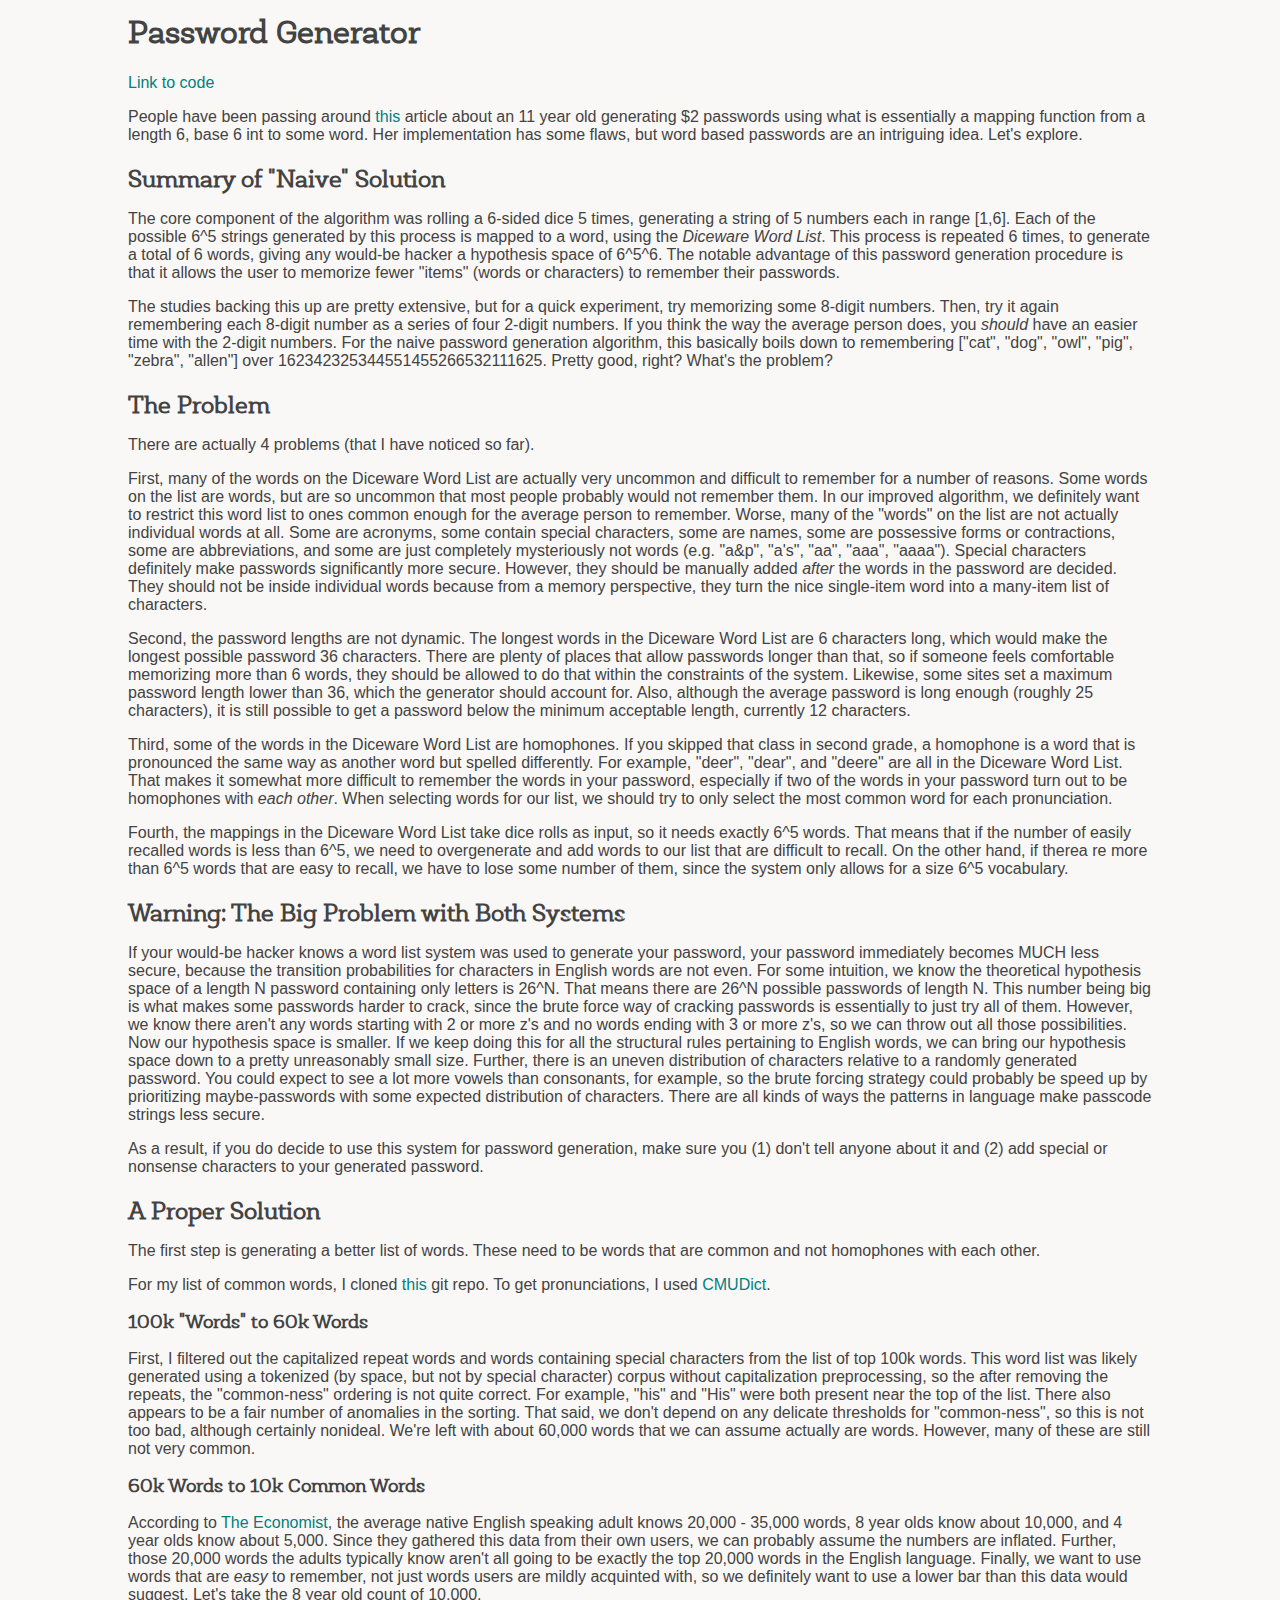
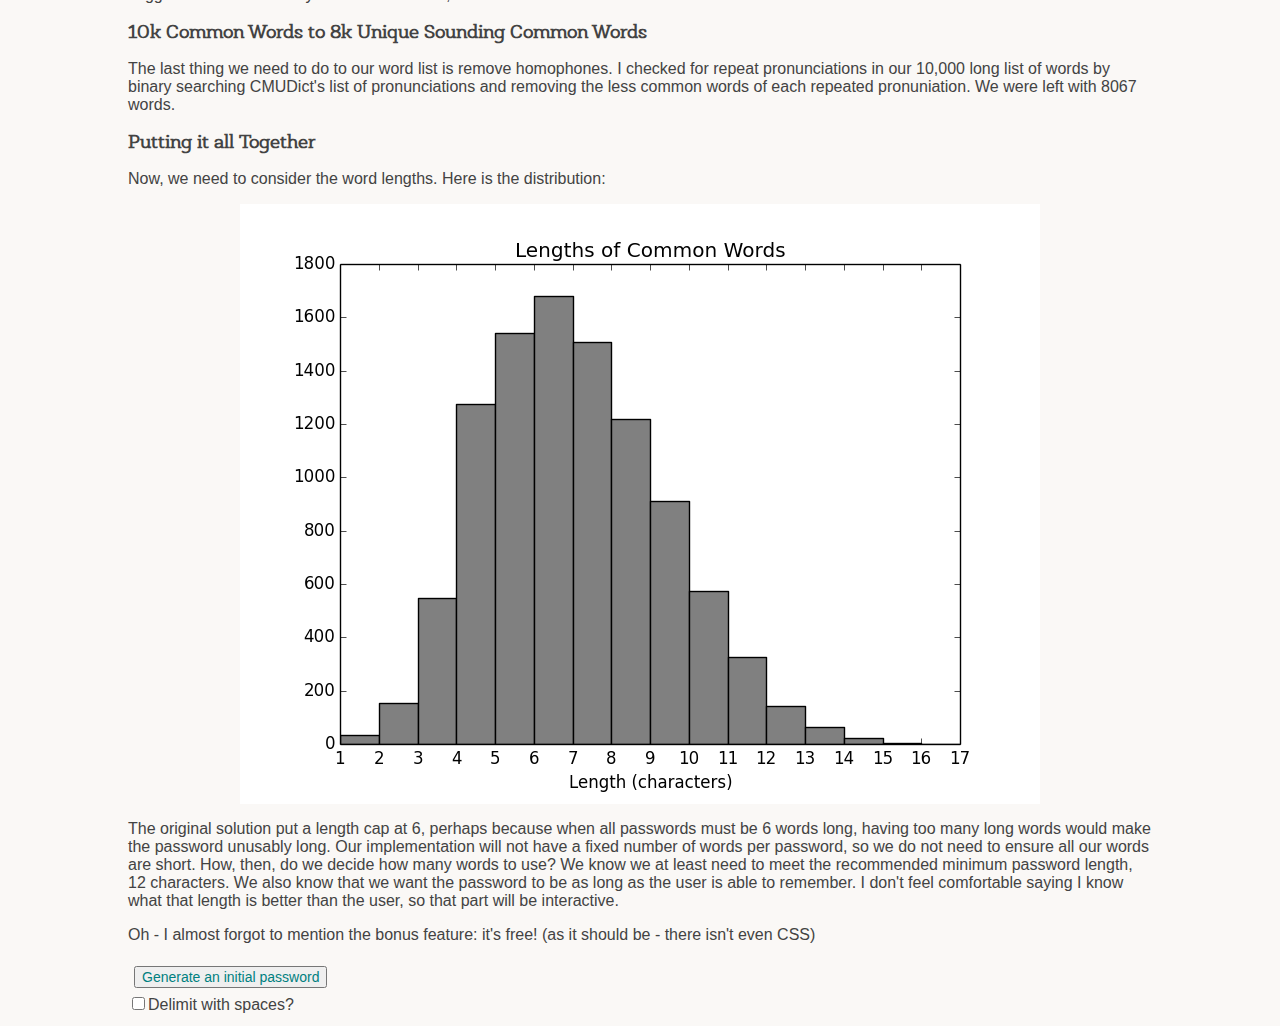
<file: projects/pwgen.html>
<html>
  <head>
    <meta name="viewport" content="width=device-width, initial-scale=1" />
    <title>Projects: Password Generator</title>
    <link href="../css/main.css" rel="stylesheet" type="text/css" />
    <script src="https://code.jquery.com/jquery-2.1.4.min.js"></script>
  </head>
  <body>
    <h1>Password Generator</h1>
    <p>
      <a href="https://github.com/deniseli/pwgen">Link to code</a>
    </p>
    <p>
      People have been passing around
      <a href="http://www.nbcnews.com/tech/tech-news/want-nearly-unbreakable-password-give-2-girl-n452156">this</a>
      article about an 11 year old generating $2 passwords using what is
      essentially a mapping function from a length 6, base 6 int to some word.
      Her implementation has some flaws, but word based passwords are an
      intriguing idea. Let's explore.
    </p>
    <h2>Summary of "Naive" Solution</h2>
    <p>
      The core component of the algorithm was rolling a 6-sided dice 5 times, generating a string of 5 numbers each in range [1,6]. Each of the possible 6^5 strings generated by this process is mapped to a word, using the <i>Diceware Word List</i>. This process is repeated 6 times, to generate a total of 6 words, giving any would-be hacker a hypothesis space of 6^5^6. The notable advantage of this password generation procedure is that it allows the user to memorize fewer "items" (words or characters) to remember their passwords.
    </p>
    <p>
      The studies backing this up are pretty extensive, but for a quick experiment, try memorizing some 8-digit numbers. Then, try it again remembering each 8-digit number as a series of four 2-digit numbers. If you think the way the average person does, you <i>should</i> have an easier time with the 2-digit numbers. For the naive password generation algorithm, this basically boils down to remembering ["cat", "dog", "owl", "pig", "zebra", "allen"] over 162342325344551455266532111625. Pretty good, right? What's the problem?
    </p>
    <h2>The Problem</h2>
    <p>
      There are actually 4 problems (that I have noticed so far).
    </p>
    <p>
      First, many of the words on the Diceware Word List are actually very uncommon and difficult to remember for a number of reasons. Some words on the list are words, but are so uncommon that most people probably would not remember them. In our improved algorithm, we definitely want to restrict this word list to ones common enough for the average person to remember. Worse, many of the "words" on the list are not actually individual words at all. Some are acronyms, some contain special characters, some are names, some are possessive forms or contractions, some are abbreviations, and some are just completely mysteriously not words (e.g. "a&p", "a's", "aa", "aaa", "aaaa"). Special characters definitely make passwords significantly more secure. However, they should be manually added <i>after</i> the words in the password are decided. They should not be inside individual words because from a memory perspective, they turn the nice single-item word into a many-item list of characters.
    </p>
    <p>
      Second, the password lengths are not dynamic. The longest words in the Diceware Word List are 6 characters long, which would make the longest possible password 36 characters. There are plenty of places that allow passwords longer than that, so if someone feels comfortable memorizing more than 6 words, they should be allowed to do that within the constraints of the system. Likewise, some sites set a maximum password length lower than 36, which the generator should account for. Also, although the average password is long enough (roughly 25 characters), it is still possible to get a password below the minimum acceptable length, currently 12 characters.
    </p>
    <p>
      Third, some of the words in the Diceware Word List are homophones. If you skipped that class in second grade, a homophone is a word that is pronounced the same way as another word but spelled differently. For example, "deer", "dear", and "deere" are all in the Diceware Word List. That makes it somewhat more difficult to remember the words in your password, especially if two of the words in your password turn out to be homophones with <i>each other</i>. When selecting words for our list, we should try to only select the most common word for each pronunciation.
    </p>
    <p>
      Fourth, the mappings in the Diceware Word List take dice rolls as input, so it needs exactly 6^5 words. That means that if the number of easily recalled words is less than 6^5, we need to overgenerate and add words to our list that are difficult to recall. On the other hand, if therea re more than 6^5 words that are easy to recall, we have to lose some number of them, since the system only allows for a size 6^5 vocabulary.
    </p>
    <h2>Warning: The Big Problem with Both Systems</h2>
    <p>
      If your would-be hacker knows a word list system was used to generate your password, your password immediately becomes MUCH less secure, because the transition probabilities for characters in English words are not even. For some intuition, we know the theoretical hypothesis space of a length N password containing only letters is 26^N. That means there are 26^N possible passwords of length N. This number being big is what makes some passwords harder to crack, since the brute force way of cracking passwords is essentially to just try all of them. However, we know there aren't any words starting with 2 or more z's and no words ending with 3 or more z's, so we can throw out all those possibilities. Now our hypothesis space is smaller. If we keep doing this for all the structural rules pertaining to English words, we can bring our hypothesis space down to a pretty unreasonably small size. Further, there is an uneven distribution of characters relative to a randomly generated password. You could expect to see a lot more vowels than consonants, for example, so the brute forcing strategy could probably be speed up by prioritizing maybe-passwords with some expected distribution of characters. There are all kinds of ways the patterns in language make passcode strings less secure.
    </p>
    <p>
      As a result, if you do decide to use this system for password generation, make sure you (1) don't tell anyone about it and (2) add special or nonsense characters to your generated password.
    </p>
    <h2>A Proper Solution</h2>
    <p>
      The first step is generating a better list of words. These need to be words that are common and not homophones with each other.
    </p>
    <p>
      For my list of common words, I cloned
      <a href="https://gist.github.com/h3xx/1976236">this</a>
      git repo. To get pronunciations, I used
      <a href="http://www.speech.cs.cmu.edu/cgi-bin/cmudict">CMUDict</a>.
    </p>
    <h3>100k "Words" to 60k Words</h3>
    <p>
      First, I filtered out the capitalized repeat words and words containing special characters from the list of top 100k words. This word list was likely generated using a tokenized (by space, but not by special character) corpus without capitalization preprocessing, so the after removing the repeats, the "common-ness" ordering is not quite correct. For example, "his" and "His" were both present near the top of the list. There also appears to be a fair number of anomalies in the sorting. That said, we don't depend on any delicate thresholds for "common-ness", so this is not too bad, although certainly nonideal. We're left with about 60,000 words that we can assume actually are words. However, many of these are still not very common.
    </p>
    <h3>60k Words to 10k Common Words</h3>
    <p>
      According to
      <a href="http://www.economist.com/blogs/johnson/2013/05/vocabulary-size">The Economist</a>,
      the average native English speaking adult knows 20,000 - 35,000 words, 8 year olds know about 10,000, and 4 year olds know about 5,000. Since they gathered this data from their own users, we can probably assume the numbers are inflated. Further, those 20,000 words the adults typically know aren't all going to be exactly the top 20,000 words in the English language. Finally, we want to use words that are <i>easy</i> to remember, not just words users are mildly acquinted with, so we definitely want to use a lower bar than this data would suggest. Let's take the 8 year old count of 10,000.
    </p>
    <h3>10k Common Words to 8k Unique Sounding Common Words</h3>
    <p>
      The last thing we need to do to our word list is remove homophones. I checked for repeat pronunciations in our 10,000 long list of words by binary searching CMUDict's list of pronunciations and removing the less common words of each repeated pronuniation. We were left with 8067 words.
    </p>
    <h3>Putting it all Together</h3>
    <p>
      Now, we need to consider the word lengths. Here is the distribution:
    </p>
    <center>
      <img src="pwgen/word_lengths.png">
    </center>
    <p>
      The original solution put a length cap at 6, perhaps because when all passwords must be 6 words long, having too many long words would make the password unusably long. Our implementation will not have a fixed number of words per password, so we do not need to ensure all our words are short. How, then, do we decide how many words to use? We know we at least need to meet the recommended minimum password length, 12 characters. We also know that we want the password to be as long as the user is able to remember. I don't feel comfortable saying I know what that length is better than the user, so that part will be interactive.
    </p>
    <p>
      Oh - I almost forgot to mention the bonus feature: it's free! (as it should be - there isn't even CSS)
    </p>
    <script src="pwgen/words.js"></script>
    <script src="pwgen/main.js"></script>
  </body>
</html>
</file>
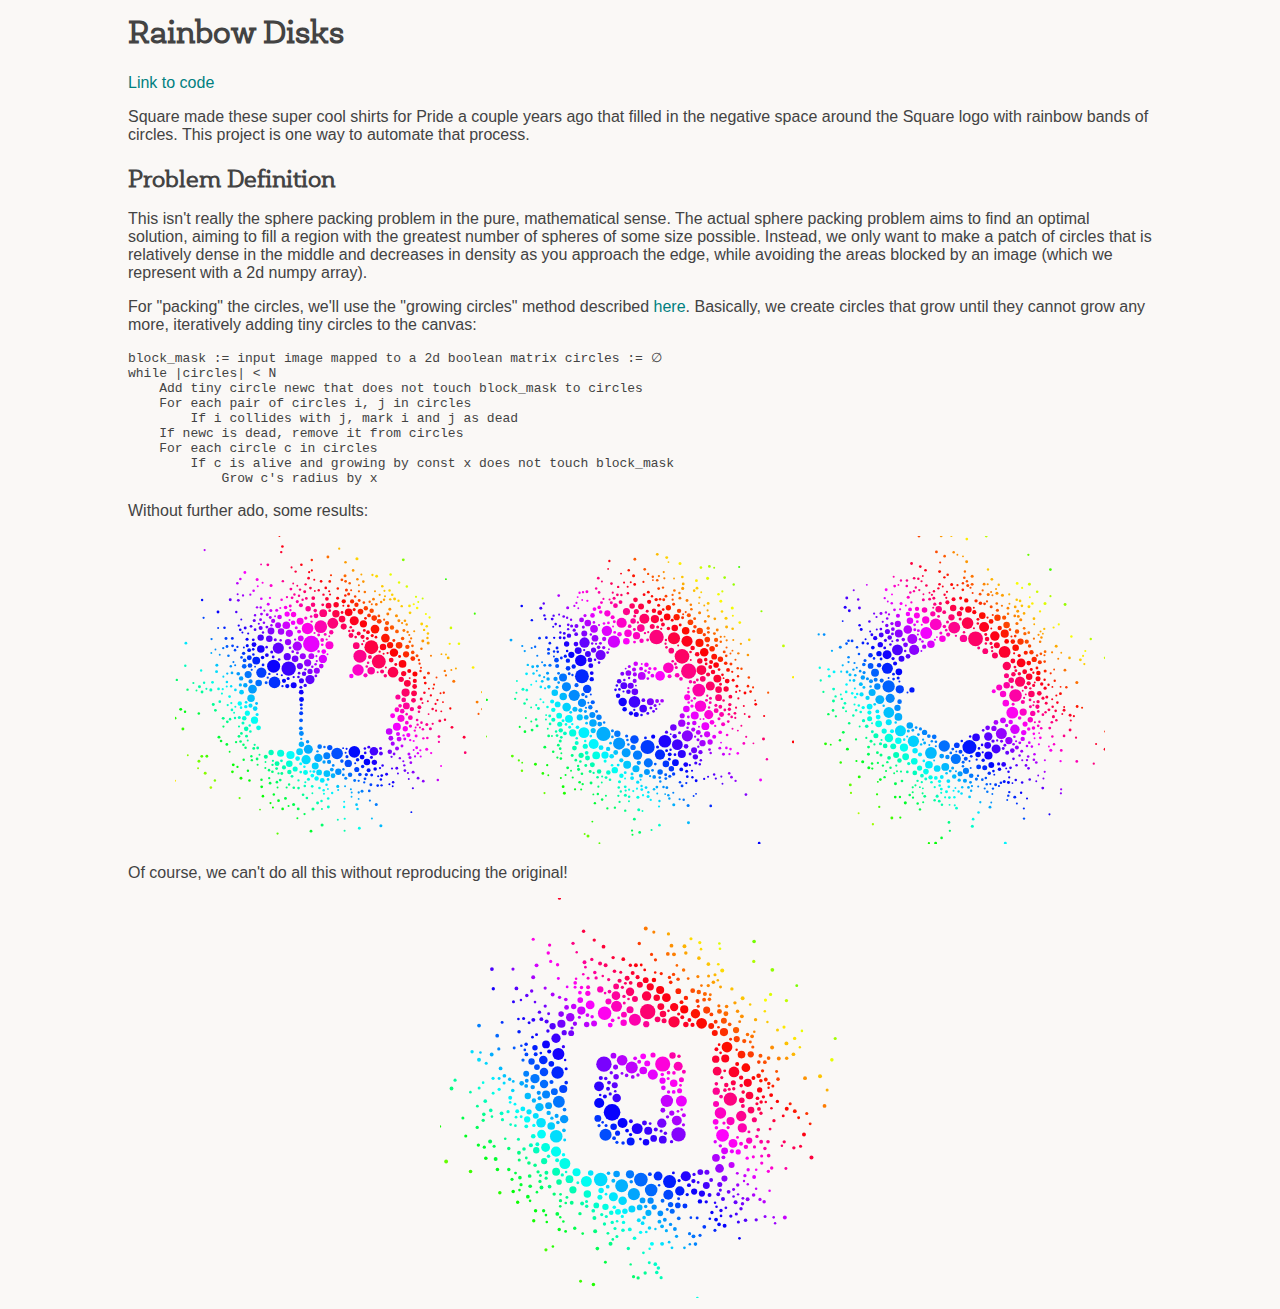
<file: projects/rainbowdisks.html>
<html>
  <head>
    <meta name="viewport" content="width=device-width, initial-scale=1" />
    <title>Projects: Rainbow Disks</title>
    <link href="../css/main.css" rel="stylesheet" type="text/css" />
  </head>
  <body>
    <h1>Rainbow Disks</h1>
    <p>
      <a href="https://github.com/deniseli/RainbowDisks">Link to code</a>
    </p>
    <p>
      Square made these super cool shirts for Pride a couple years ago that filled
      in the negative space around the Square logo with rainbow bands of circles. This
      project is one way to automate that process.
    </p>
    <h2>Problem Definition</h2>
    <p>
      This isn't really the sphere packing problem in the pure, mathematical sense. The
      actual sphere packing problem aims to find an optimal solution, aiming to fill a
      region with the greatest number of spheres of some size possible. Instead, we only
      want to make a patch of circles that is relatively dense in the middle and decreases
      in density as you approach the edge, while avoiding the areas blocked by an image
      (which we represent with a 2d numpy array).
    </p>
    <p>
      For "packing" the circles, we'll use the "growing circles" method described
      <a href="https://www.nodebox.net/code/index.php/shared_2008-08-07-12-55-33">here</a>.
      Basically, we create circles that grow until they cannot grow any more, iteratively
      adding tiny circles to the canvas:
    </p>
    <samp>
      block_mask := input image mapped to a 2d boolean matrix
      circles := &#8709;<br>
      while |circles| < N<br>
      &nbsp; &nbsp; Add tiny circle newc that does not touch block_mask to circles<br>
      &nbsp; &nbsp; For each pair of circles i, j in circles<br>
      &nbsp; &nbsp; &nbsp; &nbsp; If i collides with j, mark i and j as dead<br>
      &nbsp; &nbsp; If newc is dead, remove it from circles<br>
      &nbsp; &nbsp; For each circle c in circles<br>
      &nbsp; &nbsp; &nbsp; &nbsp; If c is alive and growing by const x does not touch block_mask<br>
      &nbsp; &nbsp; &nbsp; &nbsp; &nbsp; &nbsp; Grow c's radius by x<br>
    </samp>
    <p>
      Without further ado, some results:
    </p>
<center>
<svg width="30%" viewBox="0 0 100 100">
<circle cx="61.8536840666" cy="79.0458961724" r="0.454363917627" stroke-width="0" fill="#0247fd"/>
<circle cx="52.7676836115" cy="70.8021198488" r="1.88648252336" stroke-width="0" fill="#0250fd"/>
<circle cx="63.922312758" cy="36.2009703125" r="2.26378482591" stroke-width="0" fill="#fd0241"/>
<circle cx="54.9316266563" cy="21.2806999637" r="0.703791829429" stroke-width="0" fill="#fd0602"/>
<circle cx="32.0992030982" cy="42.3919028394" r="2.12288843667" stroke-width="0" fill="#0b02fd"/>
<circle cx="87.2320413979" cy="54.061767813" r="0.303671909788" stroke-width="0" fill="#fd0204"/>
<circle cx="37.0115149351" cy="43.1894800032" r="2.33231633081" stroke-width="0" fill="#3a02fd"/>
<circle cx="32.3977426132" cy="47.6528986455" r="1.89982025853" stroke-width="0" fill="#0231fd"/>
<circle cx="88.9360683055" cy="39.7063910733" r="0.45361590167" stroke-width="0" fill="#fdb602"/>
<circle cx="44.5561877459" cy="11.1989535041" r="0.334475174627" stroke-width="0" fill="#fd0202"/>
<circle cx="76.5129377235" cy="24.9926602194" r="0.452411924458" stroke-width="0" fill="#fdcf02"/>
<circle cx="57.2894664196" cy="32.3815278187" r="0.800764657692" stroke-width="0" fill="#fd0261"/>
<circle cx="40.6632539322" cy="42.3333886701" r="1.01354335502" stroke-width="0" fill="#6d02fd"/>
<circle cx="57.4123495728" cy="45.5621890012" r="0.717259722178" stroke-width="0" fill="#fd02f5"/>
<circle cx="36.2327870834" cy="29.0582151201" r="1.24921255641" stroke-width="0" fill="#d002fd"/>
<circle cx="33.3826930688" cy="96.8548564983" r="0.367769143883" stroke-width="0" fill="#5bfd02"/>
<circle cx="44.3737479876" cy="35.1422292928" r="2.6753055193" stroke-width="0" fill="#e802fd"/>
<circle cx="16.9293336913" cy="35.9786346871" r="0.462271753917" stroke-width="0" fill="#025cfd"/>
<circle cx="82.877372016" cy="26.5328108531" r="0.369975341696" stroke-width="0" fill="#f4fd02"/>
<circle cx="38.6399015531" cy="45.9217476153" r="0.375434699377" stroke-width="0" fill="#2d02fd"/>
<circle cx="25.8830482228" cy="59.9642204595" r="1.17898185567" stroke-width="0" fill="#02fdf4"/>
<circle cx="38.4464559933" cy="28.2386644897" r="0.747219083972" stroke-width="0" fill="#f302fd"/>
<circle cx="36.5498344744" cy="48.8656877689" r="0.693354034561" stroke-width="0" fill="#0210fd"/>
<circle cx="72.2273187122" cy="62.098908725" r="1.29521264258" stroke-width="0" fill="#f202fd"/>
<circle cx="39.1008231338" cy="39.9898938628" r="1.07577218257" stroke-width="0" fill="#7502fd"/>
<circle cx="37.2120938076" cy="74.1129593255" r="1.0664792979" stroke-width="0" fill="#02fdd5"/>
<circle cx="48.1351938591" cy="40.0159364839" r="1.36267090401" stroke-width="0" fill="#db02fd"/>
<circle cx="75.3072581526" cy="55.307210806" r="1.1174752104" stroke-width="0" fill="#fd0299"/>
<circle cx="58.4855064605" cy="79.6001788987" r="0.472148800286" stroke-width="0" fill="#0273fd"/>
<circle cx="49.7750497581" cy="6.82203420925" r="0.464542713055" stroke-width="0" fill="#fd6f02"/>
<circle cx="65.1072625204" cy="30.2872904365" r="1.42567502287" stroke-width="0" fill="#fd1302"/>
<circle cx="39.8070923631" cy="35.8582314209" r="1.50602976881" stroke-width="0" fill="#ac02fd"/>
<circle cx="43.946832263" cy="46.7413445618" r="1.48782479212" stroke-width="0" fill="#6002fd"/>
<circle cx="37.5959534885" cy="71.2897389462" r="1.33937688387" stroke-width="0" fill="#02fdf9"/>
<circle cx="59.7999926929" cy="83.4947556006" r="0.376328238774" stroke-width="0" fill="#0290fd"/>
<circle cx="66.3438018246" cy="40.8784815707" r="2.26634480497" stroke-width="0" fill="#fd025b"/>
<circle cx="41.1601725382" cy="47.124142369" r="0.83125268197" stroke-width="0" fill="#3c02fd"/>
<circle cx="28.1090297366" cy="44.4385500208" r="1.67039136157" stroke-width="0" fill="#023dfd"/>
<circle cx="60.2132718944" cy="39.1212102108" r="2.13123032857" stroke-width="0" fill="#fd028c"/>
<circle cx="38.8769290025" cy="19.0173139829" r="0.394182812167" stroke-width="0" fill="#fd029a"/>
<circle cx="49.4117972008" cy="71.5070306287" r="1.14181355687" stroke-width="0" fill="#027efd"/>
<circle cx="70.9720564153" cy="44.3275310445" r="1.73080116603" stroke-width="0" fill="#fd024e"/>
<circle cx="53.0053959775" cy="92.352070039" r="0.328103411549" stroke-width="0" fill="#02fdb9"/>
<circle cx="74.0933264446" cy="33.3324936718" r="0.568743938529" stroke-width="0" fill="#fd5602"/>
<circle cx="42.6690441164" cy="72.808653617" r="1.50214537796" stroke-width="0" fill="#02d9fd"/>
<circle cx="13.5272379959" cy="44.1537794817" r="0.476116373757" stroke-width="0" fill="#02defd"/>
<circle cx="51.4491534542" cy="78.0459565809" r="0.777611154021" stroke-width="0" fill="#02b1fd"/>
<circle cx="59.0075432399" cy="35.6899201819" r="1.09728884614" stroke-width="0" fill="#fd0273"/>
<circle cx="74.9617382236" cy="62.7527597099" r="0.861146323017" stroke-width="0" fill="#fd02f1"/>
<circle cx="31.2450807432" cy="30.9228316244" r="1.12076478112" stroke-width="0" fill="#8302fd"/>
<circle cx="44.3843156456" cy="39.1159717199" r="0.952914181097" stroke-width="0" fill="#bb02fd"/>
<circle cx="27.1968342409" cy="62.4527498279" r="0.771782816219" stroke-width="0" fill="#02fde7"/>
<circle cx="58.3784595248" cy="70.2458119044" r="1.90275187174" stroke-width="0" fill="#020bfd"/>
<circle cx="58.3476515237" cy="27.6134654974" r="1.47996761173" stroke-width="0" fill="#fd021f"/>
<circle cx="81.1849081492" cy="51.0095941898" r="0.409179632149" stroke-width="0" fill="#fd0226"/>
<circle cx="8.51016368256" cy="43.7822392183" r="0.383893918903" stroke-width="0" fill="#02fde7"/>
<circle cx="56.5286301941" cy="24.8395993732" r="1.25429529699" stroke-width="0" fill="#fd0215"/>
<circle cx="42.4854298365" cy="77.0013899002" r="0.802370783097" stroke-width="0" fill="#02fdf0"/>
<circle cx="53.1699360815" cy="76.7405471675" r="1.03243466012" stroke-width="0" fill="#028ffd"/>
<circle cx="25.5923082128" cy="17.8372518801" r="0.418281868085" stroke-width="0" fill="#d702fd"/>
<circle cx="25.7267639943" cy="35.338614954" r="0.787554464948" stroke-width="0" fill="#1302fd"/>
<circle cx="84.8240408506" cy="54.6655434456" r="0.359624516452" stroke-width="0" fill="#fd0226"/>
<circle cx="25.2316726351" cy="49.8159948803" r="1.4304741352" stroke-width="0" fill="#029afd"/>
<circle cx="64.8495678452" cy="26.7310167257" r="0.90910535748" stroke-width="0" fill="#fd3802"/>
<circle cx="48.2479223534" cy="25.1119114491" r="1.26148528283" stroke-width="0" fill="#fd0275"/>
<circle cx="73.2671256239" cy="55.2944934962" r="0.596161780863" stroke-width="0" fill="#fd02af"/>
<circle cx="31.3951074225" cy="29.0529160746" r="0.394277013732" stroke-width="0" fill="#9a02fd"/>
<circle cx="17.985594911" cy="20.7716798639" r="0.475747208405" stroke-width="0" fill="#6002fd"/>
<circle cx="76.5737000643" cy="66.4859613065" r="0.369889687095" stroke-width="0" fill="#f102fd"/>
<circle cx="59.587794991" cy="43.6011154272" r="1.86060552947" stroke-width="0" fill="#fd02c6"/>
<circle cx="63.8601670172" cy="43.8958027104" r="1.22253687815" stroke-width="0" fill="#fd0299"/>
<circle cx="33.6341778187" cy="36.486695616" r="1.8119126152" stroke-width="0" fill="#5f02fd"/>
<circle cx="50.2789499474" cy="35.5347309445" r="1.30535512464" stroke-width="0" fill="#fd02d4"/>
<circle cx="43.152792829" cy="30.0927046807" r="1.87576065498" stroke-width="0" fill="#fd02e7"/>
<circle cx="46.6662672212" cy="72.2377374389" r="1.3560545432" stroke-width="0" fill="#02a5fd"/>
<circle cx="45.6411545354" cy="74.8526288209" r="1.13285015188" stroke-width="0" fill="#02cefd"/>
<circle cx="41.0649273371" cy="57.691969022" r="0.653267824861" stroke-width="0" fill="#0240fd"/>
<circle cx="72.7615702101" cy="21.0879704641" r="0.380508342932" stroke-width="0" fill="#fdd102"/>
<circle cx="49.4589740143" cy="20.4460752593" r="0.613076325675" stroke-width="0" fill="#fd0233"/>
<circle cx="51.377216271" cy="28.4029260453" r="1.7607989827" stroke-width="0" fill="#fd0277"/>
<circle cx="73.5600918427" cy="59.3688002993" r="1.15983547427" stroke-width="0" fill="#fd02da"/>
<circle cx="72.2478839295" cy="56.5799248573" r="0.793092265403" stroke-width="0" fill="#fd02c9"/>
<circle cx="75.640544811" cy="47.9727424728" r="1.11580184422" stroke-width="0" fill="#fd0242"/>
<circle cx="50.3828798438" cy="68.8674331022" r="0.866406399517" stroke-width="0" fill="#0255fd"/>
<circle cx="27.9423526075" cy="36.7630274059" r="1.23591328433" stroke-width="0" fill="#1c02fd"/>
<circle cx="8.72045238478" cy="71.7211992049" r="0.462002154522" stroke-width="0" fill="#56fd02"/>
<circle cx="79.0642340399" cy="70.6835444682" r="0.384076208103" stroke-width="0" fill="#de02fd"/>
<circle cx="24.7573465737" cy="52.8518819558" r="1.21869405391" stroke-width="0" fill="#02c2fd"/>
<circle cx="47.459481269" cy="29.5147573426" r="2.05762900542" stroke-width="0" fill="#fd02b0"/>
<circle cx="29.6760589498" cy="47.7621710011" r="0.48371686966" stroke-width="0" fill="#0251fd"/>
<circle cx="72.5920107922" cy="64.4467623664" r="0.654123654953" stroke-width="0" fill="#db02fd"/>
<circle cx="4.07541982523" cy="50.0211758488" r="0.38938405897" stroke-width="0" fill="#02fd6f"/>
<circle cx="75.6458026632" cy="36.0789916113" r="0.716774043093" stroke-width="0" fill="#fd4802"/>
<circle cx="27.5115900916" cy="71.1707251352" r="0.326329814907" stroke-width="0" fill="#02fd88"/>
<circle cx="79.9810917215" cy="71.8004399276" r="0.340901425669" stroke-width="0" fill="#dc02fd"/>
<circle cx="60.9089249533" cy="71.9672546303" r="0.795249637093" stroke-width="0" fill="#0302fd"/>
<circle cx="39.9213716298" cy="72.4578108557" r="0.768829190861" stroke-width="0" fill="#02f4fd"/>
<circle cx="40.982462981" cy="49.2334315367" r="0.495760072387" stroke-width="0" fill="#2202fd"/>
<circle cx="36.8406967219" cy="46.3667636829" r="0.49875882141" stroke-width="0" fill="#1402fd"/>
<circle cx="37.5227282889" cy="22.8026660199" r="0.483943360383" stroke-width="0" fill="#fd02d4"/>
<circle cx="36.4989709871" cy="25.4283900367" r="0.855291505685" stroke-width="0" fill="#fc02fd"/>
<circle cx="61.3259411424" cy="28.5860056232" r="1.18561602856" stroke-width="0" fill="#fd0209"/>
<circle cx="35.4708356126" cy="75.3285431595" r="0.672268310854" stroke-width="0" fill="#02fdb3"/>
<circle cx="24.5930894195" cy="47.3338490084" r="0.681167601642" stroke-width="0" fill="#0285fd"/>
<circle cx="78.111201331" cy="44.9567846999" r="0.819661240541" stroke-width="0" fill="#fd0204"/>
<circle cx="23.7390629244" cy="76.4367880642" r="0.389121767276" stroke-width="0" fill="#02fd22"/>
<circle cx="18.5541023515" cy="44.5628421007" r="0.444941191306" stroke-width="0" fill="#02aafd"/>
<circle cx="38.6363718866" cy="48.6143620829" r="0.973520381865" stroke-width="0" fill="#0f02fd"/>
<circle cx="26.4507897827" cy="40.5559129643" r="1.27722275853" stroke-width="0" fill="#0224fd"/>
<circle cx="64.0351310741" cy="77.7976789808" r="0.487689704887" stroke-width="0" fill="#0220fd"/>
<circle cx="69.031945636" cy="28.3522766581" r="0.693147683108" stroke-width="0" fill="#fd5502"/>
<circle cx="27.2395067076" cy="47.8463339237" r="1.07533952797" stroke-width="0" fill="#026dfd"/>
<circle cx="88.2047369685" cy="45.3777223511" r="0.369534693816" stroke-width="0" fill="#fd6d02"/>
<circle cx="43.3428843497" cy="23.6723230966" r="0.897365565267" stroke-width="0" fill="#fd029c"/>
<circle cx="80.5696877232" cy="54.3865077936" r="0.325156285304" stroke-width="0" fill="#fd0253"/>
<circle cx="64.1913281922" cy="32.4063730062" r="0.519238894109" stroke-width="0" fill="#fd0214"/>
<circle cx="11.8255410329" cy="38.1091802867" r="0.313102200179" stroke-width="0" fill="#02adfd"/>
<circle cx="42.0091066134" cy="44.8746481395" r="0.728762463927" stroke-width="0" fill="#5f02fd"/>
<circle cx="87.8268182255" cy="43.922778574" r="0.381376393933" stroke-width="0" fill="#fd7902"/>
<circle cx="73.6309536481" cy="46.6537082281" r="0.867138800978" stroke-width="0" fill="#fd024a"/>
<circle cx="18.3313337073" cy="54.3885318076" r="0.362138730171" stroke-width="0" fill="#02fdde"/>
<circle cx="98.8114551332" cy="57.9132173712" r="0.343639982116" stroke-width="0" fill="#fd5702"/>
<circle cx="26.0673354358" cy="25.7982257771" r="0.4014378006" stroke-width="0" fill="#8302fd"/>
<circle cx="8.82704172991" cy="20.8052755674" r="0.397292946189" stroke-width="0" fill="#020cfd"/>
<circle cx="55.2109322294" cy="95.9606671018" r="0.338594250704" stroke-width="0" fill="#02fda9"/>
<circle cx="31.2835701663" cy="70.479566717" r="0.866208051287" stroke-width="0" fill="#02fdbb"/>
<circle cx="64.7501018805" cy="70.0967361092" r="1.3931779032" stroke-width="0" fill="#4302fd"/>
<circle cx="78.6695460172" cy="68.9419552022" r="0.461409718844" stroke-width="0" fill="#ed02fd"/>
<circle cx="59.2354405526" cy="7.38358832533" r="0.497314363852" stroke-width="0" fill="#fdd302"/>
<circle cx="71.2715830295" cy="37.9636692719" r="1.37699277217" stroke-width="0" fill="#fd0202"/>
<circle cx="68.4917477778" cy="33.2379209463" r="1.40927551823" stroke-width="0" fill="#fd1802"/>
<circle cx="78.3471760805" cy="62.3642330659" r="0.319429920738" stroke-width="0" fill="#fd02c6"/>
<circle cx="54.7835522203" cy="77.7903224913" r="0.449923296957" stroke-width="0" fill="#0288fd"/>
<circle cx="25.4600063546" cy="36.8939049047" r="0.437333773824" stroke-width="0" fill="#0206fd"/>
<circle cx="66.3635043981" cy="26.0325348316" r="0.444983373622" stroke-width="0" fill="#fd5102"/>
<circle cx="43.4117129231" cy="69.4453831804" r="1.46306654917" stroke-width="0" fill="#02abfd"/>
<circle cx="34.0416680169" cy="26.3879676663" r="0.748661367278" stroke-width="0" fill="#d602fd"/>
<circle cx="70.3758445487" cy="40.3923249638" r="0.780212095193" stroke-width="0" fill="#fd0228"/>
<circle cx="62.4801787487" cy="73.5935429687" r="1.05765110605" stroke-width="0" fill="#0202fd"/>
<circle cx="75.0627128286" cy="50.9633075924" r="1.33044547336" stroke-width="0" fill="#fd026a"/>
<circle cx="50.153657945" cy="73.5508179051" r="0.677637983767" stroke-width="0" fill="#028dfd"/>
<circle cx="78.0088360425" cy="48.9954235198" r="0.778241255358" stroke-width="0" fill="#fd0233"/>
<circle cx="67.4854642443" cy="16.3648145357" r="0.422053249751" stroke-width="0" fill="#fdcb02"/>
<circle cx="61.6007765255" cy="80.2354549049" r="0.373490867369" stroke-width="0" fill="#0257fd"/>
<circle cx="27.8863090333" cy="33.0726999235" r="1.03894430351" stroke-width="0" fill="#4502fd"/>
<circle cx="54.3266828322" cy="73.2749633312" r="0.582296206681" stroke-width="0" fill="#025bfd"/>
<circle cx="63.1681309471" cy="25.851342629" r="0.612241193681" stroke-width="0" fill="#fd2f02"/>
<circle cx="75.4665296146" cy="16.4738950346" r="0.401245425504" stroke-width="0" fill="#d6fd02"/>
<circle cx="68.8774425187" cy="77.5528147593" r="0.48007405308" stroke-width="0" fill="#1e02fd"/>
<circle cx="36.5431199386" cy="39.2931964778" r="1.17412297344" stroke-width="0" fill="#6002fd"/>
<circle cx="34.7051268697" cy="20.733588378" r="0.41778789396" stroke-width="0" fill="#fd02dd"/>
<circle cx="57.6513834041" cy="21.2861335952" r="0.697882496567" stroke-width="0" fill="#fd2402"/>
<circle cx="36.0011792231" cy="23.2867765112" r="0.587211315615" stroke-width="0" fill="#fd02eb"/>
<circle cx="75.2208557842" cy="38.5113679005" r="1.01437507721" stroke-width="0" fill="#fd2802"/>
<circle cx="63.3666261417" cy="21.3968708532" r="0.39057809329" stroke-width="0" fill="#fd6402"/>
<circle cx="37.2210032302" cy="31.6777465673" r="1.16544232754" stroke-width="0" fill="#be02fd"/>
<circle cx="40.9408969089" cy="33.3081222198" r="0.938076224221" stroke-width="0" fill="#d602fd"/>
<circle cx="33.694396133" cy="77.3124560101" r="0.364543978688" stroke-width="0" fill="#02fd89"/>
<circle cx="70.022744591" cy="35.5512023131" r="1.01736448123" stroke-width="0" fill="#fd0f02"/>
<circle cx="69.7160685201" cy="63.6589573263" r="1.06481507098" stroke-width="0" fill="#c402fd"/>
<circle cx="22.5358609959" cy="42.423544354" r="0.769307933553" stroke-width="0" fill="#0265fd"/>
<circle cx="79.7344981392" cy="62.340521157" r="0.348274401735" stroke-width="0" fill="#fd02b6"/>
<circle cx="13.1514266522" cy="56.7467896348" r="0.454927531671" stroke-width="0" fill="#02fd89"/>
<circle cx="54.916471354" cy="29.4912840274" r="0.988921132237" stroke-width="0" fill="#fd025b"/>
<circle cx="16.1093735507" cy="29.8916360097" r="0.410890060004" stroke-width="0" fill="#0220fd"/>
<circle cx="38.1018763307" cy="78.2386032817" r="0.459767901119" stroke-width="0" fill="#02fdb0"/>
<circle cx="43.172037322" cy="41.2759101747" r="1.17859986237" stroke-width="0" fill="#9502fd"/>
<circle cx="46.1487950089" cy="40.7205031803" r="0.365370274006" stroke-width="0" fill="#bd02fd"/>
<circle cx="23.145483649" cy="54.1215773494" r="0.447008936861" stroke-width="0" fill="#02e2fd"/>
<circle cx="60.3820180432" cy="24.6079111353" r="0.917902219253" stroke-width="0" fill="#fd1e02"/>
<circle cx="42.1221081523" cy="75.1163274172" r="0.407102835869" stroke-width="0" fill="#02f9fd"/>
<circle cx="46.7517764998" cy="37.5692022437" r="0.418276827952" stroke-width="0" fill="#e702fd"/>
<circle cx="44.9350737568" cy="22.3639246195" r="0.737494308899" stroke-width="0" fill="#fd027c"/>
<circle cx="94.1190432457" cy="65.5334980439" r="0.470766661278" stroke-width="0" fill="#fd0238"/>
<circle cx="43.9454546097" cy="44.0884331951" r="0.85189581308" stroke-width="0" fill="#7e02fd"/>
<circle cx="63.4499282196" cy="39.4052672355" r="0.642831130201" stroke-width="0" fill="#fd026b"/>
<circle cx="22.3568800282" cy="72.8622222768" r="0.39366179185" stroke-width="0" fill="#02fd3b"/>
<circle cx="63.9600937178" cy="72.0636279182" r="0.495490076685" stroke-width="0" fill="#2402fd"/>
<circle cx="44.2720583905" cy="96.1067769136" r="0.453574084226" stroke-width="0" fill="#02fd2c"/>
<circle cx="50.8690487503" cy="31.3507179661" r="0.714752925335" stroke-width="0" fill="#fd029e"/>
<circle cx="49.3270153212" cy="80.9885010981" r="0.411515981181" stroke-width="0" fill="#02eafd"/>
<circle cx="35.4757206756" cy="47.1539935967" r="0.680266443741" stroke-width="0" fill="#0208fd"/>
<circle cx="65.4231037028" cy="32.9430151491" r="0.44702570375" stroke-width="0" fill="#fd020c"/>
<circle cx="10.3700791733" cy="71.6971423353" r="0.46047133699" stroke-width="0" fill="#43fd02"/>
<circle cx="48.4312780119" cy="37.6059722252" r="0.769320911846" stroke-width="0" fill="#fa02fd"/>
<circle cx="79.8684010513" cy="69.7539044942" r="0.36908907534" stroke-width="0" fill="#f202fd"/>
<circle cx="30.9173262914" cy="20.1723720159" r="0.374230528499" stroke-width="0" fill="#f902fd"/>
<circle cx="55.3531544085" cy="12.9277051772" r="0.490222562173" stroke-width="0" fill="#fd6902"/>
<circle cx="25.6332646384" cy="69.1405169861" r="0.465510207624" stroke-width="0" fill="#02fd8a"/>
<circle cx="57.467669582" cy="84.8706150968" r="0.309445745509" stroke-width="0" fill="#02bafd"/>
<circle cx="33.9854337742" cy="0" r="0.316641175877" stroke-width="0" fill="#fd0902"/>
<circle cx="74.0748220694" cy="41.6280261325" r="1.25498773771" stroke-width="0" fill="#fd020c"/>
<circle cx="78.141309476" cy="71.7588958142" r="0.357343303628" stroke-width="0" fill="#c802fd"/>
<circle cx="67.7221575639" cy="36.1264695448" r="1.04343707412" stroke-width="0" fill="#fd0216"/>
<circle cx="74.4450991247" cy="44.7711860831" r="0.861311034766" stroke-width="0" fill="#fd022b"/>
<circle cx="19.6621138959" cy="50.1148051944" r="0.436145588893" stroke-width="0" fill="#02dcfd"/>
<circle cx="18.5330211705" cy="56.6124400739" r="0.431308216872" stroke-width="0" fill="#02fdc7"/>
<circle cx="30.7031352126" cy="33.4759906023" r="1.06539895996" stroke-width="0" fill="#6002fd"/>
<circle cx="33.2252485797" cy="74.1117850149" r="0.79967270545" stroke-width="0" fill="#02fda8"/>
<circle cx="20.2974369778" cy="15.3925028596" r="0.418279400952" stroke-width="0" fill="#b702fd"/>
<circle cx="89.4230376257" cy="35.0875638548" r="0.369183845495" stroke-width="0" fill="#fdef02"/>
<circle cx="46.3785755379" cy="70.0993259391" r="0.393202450745" stroke-width="0" fill="#0290fd"/>
<circle cx="74.4583055286" cy="53.3652903138" r="0.765100285776" stroke-width="0" fill="#fd028c"/>
<circle cx="77.3929667135" cy="37.8945700326" r="0.581381205159" stroke-width="0" fill="#fd4802"/>
<circle cx="39.8042175229" cy="21.3599295971" r="0.499662095356" stroke-width="0" fill="#fd02aa"/>
<circle cx="78.8128983486" cy="59.9035532134" r="0.442011013504" stroke-width="0" fill="#fd02a5"/>
<circle cx="59.7876116207" cy="79.7044993784" r="0.379256581826" stroke-width="0" fill="#0265fd"/>
<circle cx="40.5629061974" cy="70.2064295013" r="1.10811087962" stroke-width="0" fill="#02d3fd"/>
<circle cx="21.5714596741" cy="27.1766916087" r="0.331325912103" stroke-width="0" fill="#4002fd"/>
<circle cx="59.0635852631" cy="22.3808645894" r="0.707305788253" stroke-width="0" fill="#fd2802"/>
<circle cx="56.4126360775" cy="74.0379090435" r="1.19388829936" stroke-width="0" fill="#024cfd"/>
<circle cx="57.9333491746" cy="30.8128814449" r="0.486960197" stroke-width="0" fill="#fd0248"/>
<circle cx="40.3881227995" cy="31.1255319803" r="0.646272519664" stroke-width="0" fill="#e802fd"/>
<circle cx="62.4266237131" cy="42.4554929274" r="0.415503160483" stroke-width="0" fill="#fd0299"/>
<circle cx="33.7059463514" cy="86.172330351" r="0.446513414929" stroke-width="0" fill="#02fd25"/>
<circle cx="67.0179731893" cy="94.2955816428" r="0.495122572581" stroke-width="0" fill="#02b9fd"/>
<circle cx="72.2742923143" cy="69.1898080997" r="0.652755204179" stroke-width="0" fill="#a202fd"/>
<circle cx="65.1565292907" cy="75.8241983685" r="0.582081637849" stroke-width="0" fill="#0702fd"/>
<circle cx="33.1108129555" cy="24.1661232679" r="0.489771741736" stroke-width="0" fill="#e402fd"/>
<circle cx="77.4197256954" cy="39.8990248949" r="0.784992989611" stroke-width="0" fill="#fd3102"/>
<circle cx="10.2212527475" cy="49.760783304" r="0.334996556009" stroke-width="0" fill="#02fdb7"/>
<circle cx="46.1710601496" cy="43.8779172919" r="0.99065331185" stroke-width="0" fill="#9902fd"/>
<circle cx="40.9953189306" cy="22.5351476039" r="0.653969366765" stroke-width="0" fill="#fd02aa"/>
<circle cx="91.4492149106" cy="43.1415715599" r="0.332116956234" stroke-width="0" fill="#fdab02"/>
<circle cx="76.619379928" cy="59.1324702609" r="0.785550797563" stroke-width="0" fill="#fd02b5"/>
<circle cx="70.2642885832" cy="65.8424983658" r="0.788939775333" stroke-width="0" fill="#b102fd"/>
<circle cx="55.8594342993" cy="69.2915459649" r="0.349325336665" stroke-width="0" fill="#021cfd"/>
<circle cx="62.1202199155" cy="23.5033411233" r="0.716964163792" stroke-width="0" fill="#fd3e02"/>
<circle cx="47.0956270967" cy="68.5690778492" r="0.75045159446" stroke-width="0" fill="#0277fd"/>
<circle cx="13.6211437555" cy="42.0603275482" r="0.486057709467" stroke-width="0" fill="#02c6fd"/>
<circle cx="37.4424861428" cy="36.3861401231" r="0.442017349171" stroke-width="0" fill="#8b02fd"/>
<circle cx="24.7585293143" cy="29.3950730347" r="0.447692775556" stroke-width="0" fill="#4b02fd"/>
<circle cx="68.4581833222" cy="45.5015871027" r="0.555064049279" stroke-width="0" fill="#fd0277"/>
<circle cx="62.8576798916" cy="41.2485295618" r="0.415824577126" stroke-width="0" fill="#fd0286"/>
<circle cx="51.1605410746" cy="83.6588045878" r="0.39712543298" stroke-width="0" fill="#02f4fd"/>
<circle cx="72.8785968758" cy="27.5799541085" r="0.484261740628" stroke-width="0" fill="#fd8902"/>
<circle cx="61.4769177366" cy="21.6743577847" r="0.428466441806" stroke-width="0" fill="#fd4b02"/>
<circle cx="28.1007717303" cy="20.4153862388" r="0.425614023822" stroke-width="0" fill="#d602fd"/>
<circle cx="26.939648041" cy="16.3738217937" r="0.321513006125" stroke-width="0" fill="#f702fd"/>
<circle cx="41.6104258965" cy="39.166785869" r="0.991606868055" stroke-width="0" fill="#9b02fd"/>
<circle cx="81.9759484321" cy="61.3641001353" r="0.49842780011" stroke-width="0" fill="#fd0292"/>
<circle cx="64.1010064783" cy="91.9435080119" r="0.341052941856" stroke-width="0" fill="#02bffd"/>
<circle cx="79.6273130256" cy="41.5748234753" r="0.378117956593" stroke-width="0" fill="#fd3702"/>
<circle cx="49.9804352747" cy="22.6901634706" r="0.947301471168" stroke-width="0" fill="#fd0246"/>
<circle cx="22.1450056042" cy="19.3608052184" r="0.375297089724" stroke-width="0" fill="#9f02fd"/>
<circle cx="73.8878665119" cy="68.3635924965" r="0.483903325064" stroke-width="0" fill="#be02fd"/>
<circle cx="38.5902970492" cy="25.5754598241" r="0.881486835516" stroke-width="0" fill="#fd02e7"/>
<circle cx="72.5755832894" cy="77.3023656741" r="0.328758186366" stroke-width="0" fill="#4a02fd"/>
<circle cx="9.47069104817" cy="47.7712138112" r="0.386755942372" stroke-width="0" fill="#02fdc5"/>
<circle cx="63.0904081868" cy="68.7315077448" r="0.478136939483" stroke-width="0" fill="#4002fd"/>
<circle cx="28.5075263234" cy="39.5720955616" r="0.57939581161" stroke-width="0" fill="#0302fd"/>
<circle cx="44.0844479222" cy="76.6380434689" r="0.348092571493" stroke-width="0" fill="#02f4fd"/>
<circle cx="34.3912020548" cy="33.9219341599" r="0.406027754537" stroke-width="0" fill="#8502fd"/>
<circle cx="55.9762793049" cy="71.8330392679" r="0.501322119207" stroke-width="0" fill="#0238fd"/>
<circle cx="38.4810503719" cy="15.4501224144" r="0.302397038485" stroke-width="0" fill="#fd0276"/>
<circle cx="17.7883881781" cy="70.2274277742" r="0.307499170024" stroke-width="0" fill="#02fd25"/>
<circle cx="57.9918564082" cy="11.2074019839" r="0.434820149668" stroke-width="0" fill="#fd9a02"/>
<circle cx="25.9370905295" cy="67.9718652988" r="0.36477774643" stroke-width="0" fill="#02fd9b"/>
<circle cx="57.2109924311" cy="29.7108250123" r="0.434758134604" stroke-width="0" fill="#fd0244"/>
<circle cx="24.1789192855" cy="39.6131752724" r="0.8019584467" stroke-width="0" fill="#0233fd"/>
<circle cx="19.6416301796" cy="55.5663214584" r="0.340443680236" stroke-width="0" fill="#02fde0"/>
<circle cx="63.4468872426" cy="86.1317557835" r="0.354275998058" stroke-width="0" fill="#0285fd"/>
<circle cx="44.4645292602" cy="27.8674662525" r="0.393934898019" stroke-width="0" fill="#fd02bf"/>
<circle cx="46.9096911811" cy="76.9695336775" r="0.928521586661" stroke-width="0" fill="#02d8fd"/>
<circle cx="21.0839775756" cy="54.5103791603" r="0.724606369271" stroke-width="0" fill="#02fdfc"/>
<circle cx="37.942924659" cy="10.2152919677" r="0.334647508361" stroke-width="0" fill="#fd0241"/>
<circle cx="42.3826664774" cy="48.649816306" r="0.539885336285" stroke-width="0" fill="#3902fd"/>
<circle cx="27.885131064" cy="29.9650617577" r="0.667031786948" stroke-width="0" fill="#6802fd"/>
<circle cx="49.3652347816" cy="33.685093557" r="0.35027839978" stroke-width="0" fill="#fd02c9"/>
<circle cx="69.9234898526" cy="70.2596707131" r="0.732736525147" stroke-width="0" fill="#7c02fd"/>
<circle cx="76.6337586492" cy="61.8661615955" r="0.538268576326" stroke-width="0" fill="#fd02d4"/>
<circle cx="47.9139896361" cy="33.8516550205" r="0.615082044401" stroke-width="0" fill="#fd02dc"/>
<circle cx="40.9287799975" cy="76.8531281587" r="0.44025371239" stroke-width="0" fill="#02fde0"/>
<circle cx="31.9529125072" cy="39.3770806954" r="0.466262318701" stroke-width="0" fill="#2c02fd"/>
<circle cx="19.5510053584" cy="37.1614757183" r="0.422415222131" stroke-width="0" fill="#024bfd"/>
<circle cx="78.069484191" cy="47.1696416182" r="0.67449935946" stroke-width="0" fill="#fd021e"/>
<circle cx="13.9994007382" cy="24.7239195678" r="0.466642124286" stroke-width="0" fill="#0602fd"/>
<circle cx="42.7541245506" cy="20.3153699893" r="0.454085779574" stroke-width="0" fill="#fd027d"/>
<circle cx="47.8334618379" cy="88.8413115615" r="0.317415006526" stroke-width="0" fill="#02fda6"/>
<circle cx="62.2832887976" cy="77.6605423003" r="0.524085484838" stroke-width="0" fill="#0232fd"/>
<circle cx="34.5832025731" cy="5.24187716571" r="0.386953455685" stroke-width="0" fill="#fd022f"/>
<circle cx="39.0992667459" cy="33.7298791969" r="0.377536939452" stroke-width="0" fill="#bc02fd"/>
<circle cx="31.951394974" cy="27.6342069827" r="0.679175722167" stroke-width="0" fill="#b002fd"/>
<circle cx="31.7089942947" cy="76.7483038048" r="0.442146260298" stroke-width="0" fill="#02fd79"/>
<circle cx="50.3784579025" cy="14.7825422885" r="0.435338356822" stroke-width="0" fill="#fd1c02"/>
<circle cx="34.5227493048" cy="31.1184279746" r="1.05499436508" stroke-width="0" fill="#a602fd"/>
<circle cx="46.421063574" cy="86.943059649" r="0.474235404662" stroke-width="0" fill="#02fdac"/>
<circle cx="29.8386970703" cy="36.1760755085" r="0.424058253993" stroke-width="0" fill="#3802fd"/>
<circle cx="55.2467692413" cy="92.0335723093" r="0.352166116538" stroke-width="0" fill="#02fdd6"/>
<circle cx="44.6965858344" cy="42.542831869" r="0.404540068709" stroke-width="0" fill="#9802fd"/>
<circle cx="47.0357616443" cy="82.0406353369" r="0.430060734496" stroke-width="0" fill="#02fdea"/>
<circle cx="40.7317463662" cy="27.7630027824" r="1.12243429754" stroke-width="0" fill="#fd02e8"/>
<circle cx="50.781900754" cy="12.7796196245" r="0.347755921509" stroke-width="0" fill="#fd3702"/>
<circle cx="86.7378971082" cy="38.4585868414" r="0.3008040553" stroke-width="0" fill="#fdab02"/>
<circle cx="66.9111104571" cy="69.2025696441" r="0.485065134415" stroke-width="0" fill="#6602fd"/>
<circle cx="38.3186829129" cy="37.646989068" r="0.440019157204" stroke-width="0" fill="#8702fd"/>
<circle cx="40.1930495921" cy="79.5775370779" r="0.376506320095" stroke-width="0" fill="#02fdb9"/>
<circle cx="15.7452170073" cy="45.7829154919" r="0.334331657579" stroke-width="0" fill="#02d8fd"/>
<circle cx="47.9364500756" cy="35.3966912651" r="0.439422136331" stroke-width="0" fill="#fd02ed"/>
<circle cx="77.2938345953" cy="35.7529540179" r="0.430129937428" stroke-width="0" fill="#fd5f02"/>
<circle cx="45.8876015283" cy="25.9963168875" r="0.784011115425" stroke-width="0" fill="#fd029a"/>
<circle cx="23.0457777782" cy="55.5484791534" r="0.562814046723" stroke-width="0" fill="#02f4fd"/>
<circle cx="72.9442619857" cy="15.1570469274" r="0.396887227783" stroke-width="0" fill="#e4fd02"/>
<circle cx="76.2631470622" cy="32.2249903382" r="0.341543848516" stroke-width="0" fill="#fd7b02"/>
<circle cx="36.8007386737" cy="34.5359149846" r="1.03533314505" stroke-width="0" fill="#9902fd"/>
<circle cx="62.6151904763" cy="33.3822387398" r="0.487222984998" stroke-width="0" fill="#fd0230"/>
<circle cx="21.3489830082" cy="66.8997114313" r="0.428563913253" stroke-width="0" fill="#02fd73"/>
<circle cx="67.9083539364" cy="38.296022583" r="0.32629586992" stroke-width="0" fill="#fd022c"/>
<circle cx="52.9965930714" cy="17.1204965215" r="0.407507481548" stroke-width="0" fill="#fd1f02"/>
<circle cx="17.9330700043" cy="59.614857266" r="0.409992278385" stroke-width="0" fill="#02fd9f"/>
<circle cx="78.8309199949" cy="23.4362917761" r="0.415130643151" stroke-width="0" fill="#fdfb02"/>
<circle cx="48.8928287213" cy="32.0309822443" r="0.473442965812" stroke-width="0" fill="#fd02bc"/>
<circle cx="59.3786307349" cy="14.1171733706" r="0.408127664658" stroke-width="0" fill="#fd8902"/>
<circle cx="84.986464966" cy="56.8598877253" r="0.35712592405" stroke-width="0" fill="#fd023d"/>
<circle cx="23.8192894719" cy="31.7338364865" r="0.352476455534" stroke-width="0" fill="#2602fd"/>
<circle cx="63.2427074668" cy="82.9764862396" r="0.433327023436" stroke-width="0" fill="#0263fd"/>
<circle cx="61.0456913327" cy="32.8349288142" r="0.694788941841" stroke-width="0" fill="#fd023c"/>
<circle cx="45.7607801999" cy="41.7544725736" r="0.420890810846" stroke-width="0" fill="#ad02fd"/>
<circle cx="55.5879063314" cy="78.8659875248" r="0.490176501493" stroke-width="0" fill="#028bfd"/>
<circle cx="73.1954394677" cy="72.3183648505" r="0.382117566543" stroke-width="0" fill="#8902fd"/>
<circle cx="61.9248101677" cy="70.6166756331" r="0.430072026628" stroke-width="0" fill="#1d02fd"/>
<circle cx="23.1729738796" cy="62.7831734293" r="0.743057080957" stroke-width="0" fill="#02fdb6"/>
<circle cx="63.7616689267" cy="80.9792421546" r="0.471556512296" stroke-width="0" fill="#0247fd"/>
<circle cx="76.1537312567" cy="70.9532408242" r="0.491800610999" stroke-width="0" fill="#ba02fd"/>
<circle cx="76.7770105447" cy="73.7751715926" r="0.447614887265" stroke-width="0" fill="#a102fd"/>
<circle cx="43.6754479068" cy="11.7617580502" r="0.353093193404" stroke-width="0" fill="#fd0212"/>
<circle cx="20.8361853928" cy="62.0208933788" r="0.348442036854" stroke-width="0" fill="#02fda4"/>
<circle cx="16.8795104169" cy="67.8468734235" r="0.456478637011" stroke-width="0" fill="#02fd36"/>
<circle cx="23.6773669363" cy="66.5381413073" r="0.326461442963" stroke-width="0" fill="#02fd91"/>
<circle cx="34.389265749" cy="70.728461343" r="1.15825478144" stroke-width="0" fill="#02fddb"/>
<circle cx="48.3912880132" cy="82.7571313872" r="0.404675426928" stroke-width="0" fill="#02fdf1"/>
<circle cx="30.016735823" cy="25.6295154131" r="0.470823519386" stroke-width="0" fill="#b102fd"/>
<circle cx="74.5089305548" cy="30.7767329107" r="0.471518729893" stroke-width="0" fill="#fd7702"/>
<circle cx="84.3314080217" cy="48.3697647947" r="0.344174191532" stroke-width="0" fill="#fd2002"/>
<circle cx="42.9299761319" cy="85.2746544542" r="0.427603160344" stroke-width="0" fill="#02fd97"/>
<circle cx="71.2442386326" cy="34.0002677255" r="0.475868902556" stroke-width="0" fill="#fd2e02"/>
<circle cx="68.3525078876" cy="19.6227728412" r="0.335882729064" stroke-width="0" fill="#fdb002"/>
<circle cx="24.5717001611" cy="55.2230288009" r="0.680821591899" stroke-width="0" fill="#02dffd"/>
<circle cx="58.8122041373" cy="32.9109416984" r="0.441489475957" stroke-width="0" fill="#fd0256"/>
<circle cx="46.7973000881" cy="17.659022655" r="0.391500324153" stroke-width="0" fill="#fd0231"/>
<circle cx="72.5753207969" cy="52.4119167404" r="0.846647020733" stroke-width="0" fill="#fd0297"/>
<circle cx="43.4452162966" cy="79.1800624191" r="0.506478042253" stroke-width="0" fill="#02fde2"/>
<circle cx="28.1501754105" cy="25.4236511904" r="0.45621824302" stroke-width="0" fill="#9e02fd"/>
<circle cx="89.6243402816" cy="56.161612841" r="0.373546362288" stroke-width="0" fill="#fd0302"/>
<circle cx="50.2187884586" cy="32.635058371" r="0.305700529755" stroke-width="0" fill="#fd02b4"/>
<circle cx="30.6702780596" cy="78.8355078471" r="0.370884734288" stroke-width="0" fill="#02fd55"/>
<circle cx="84.0750860371" cy="49.6727237317" r="0.319225392336" stroke-width="0" fill="#fd0e02"/>
<circle cx="31.0850911569" cy="86.9527193805" r="0.345128750213" stroke-width="0" fill="#06fd02"/>
<circle cx="27.8572640373" cy="27.2459449907" r="0.454063651171" stroke-width="0" fill="#8602fd"/>
<circle cx="34.7674826393" cy="77.2924859403" r="0.47873879724" stroke-width="0" fill="#02fd95"/>
<circle cx="72.0926369447" cy="25.9781962595" r="0.499695174929" stroke-width="0" fill="#fd9202"/>
<circle cx="40.3993280982" cy="44.6423254498" r="0.436640641269" stroke-width="0" fill="#5002fd"/>
<circle cx="31.7433728924" cy="74.482909497" r="0.380271438972" stroke-width="0" fill="#02fd93"/>
<circle cx="38.6089997161" cy="87.3751710265" r="0.49024324999" stroke-width="0" fill="#02fd4f"/>
<circle cx="73.1119524407" cy="39.2434568889" r="0.474164800731" stroke-width="0" fill="#fd0802"/>
<circle cx="61.7975476445" cy="18.2593705643" r="0.413005945582" stroke-width="0" fill="#fd7502"/>
<circle cx="33.257350153" cy="45.0125728485" r="0.319428939629" stroke-width="0" fill="#0209fd"/>
<circle cx="46.7697901089" cy="32.26070937" r="0.482218892717" stroke-width="0" fill="#fd02d7"/>
<circle cx="22.3358508966" cy="38.2078811667" r="0.549761867488" stroke-width="0" fill="#0238fd"/>
<circle cx="69.2751157196" cy="25.3988486687" r="0.481304924201" stroke-width="0" fill="#fd7902"/>
<circle cx="50.1864942975" cy="18.0015360101" r="0.342838569247" stroke-width="0" fill="#fd020f"/>
<circle cx="19.0183287296" cy="41.0561125619" r="0.331842912272" stroke-width="0" fill="#027dfd"/>
<circle cx="89.9543700401" cy="43.647429106" r="0.312093097665" stroke-width="0" fill="#fd9502"/>
<circle cx="21.2453250739" cy="30.4994697476" r="0.425401778937" stroke-width="0" fill="#1702fd"/>
<circle cx="77.4366183972" cy="82.1308466765" r="0.347009013634" stroke-width="0" fill="#4a02fd"/>
<circle cx="88.2140816712" cy="38.5647980713" r="0.308998341802" stroke-width="0" fill="#fdba02"/>
<circle cx="72.9479336549" cy="66.120962607" r="0.797127076669" stroke-width="0" fill="#cd02fd"/>
<circle cx="57.2598915882" cy="82.457719858" r="0.32661392003" stroke-width="0" fill="#02a1fd"/>
<circle cx="9.82894923214" cy="77.2499622352" r="0.479388418109" stroke-width="0" fill="#88fd02"/>
<circle cx="19.2411040647" cy="57.5336245497" r="0.307215343067" stroke-width="0" fill="#02fdc5"/>
<circle cx="47.9385052983" cy="79.5570629151" r="0.78390387456" stroke-width="0" fill="#02eafd"/>
<circle cx="4.16731924062" cy="71.3810538717" r="0.307026116582" stroke-width="0" fill="#86fd02"/>
<circle cx="65.1038406156" cy="18.0132309349" r="0.33870965474" stroke-width="0" fill="#fd9d02"/>
<circle cx="59.1693376968" cy="76.0246400612" r="0.833733044868" stroke-width="0" fill="#0243fd"/>
<circle cx="72.9522538447" cy="35.6018888618" r="1.07987676793" stroke-width="0" fill="#fd2f02"/>
<circle cx="52.3786729478" cy="25.3034671027" r="1.20128160425" stroke-width="0" fill="#fd0249"/>
<circle cx="66.6242702193" cy="37.6593418914" r="0.367784175799" stroke-width="0" fill="#fd0233"/>
<circle cx="48.3348627868" cy="19.0849395708" r="0.389564370479" stroke-width="0" fill="#fd0230"/>
<circle cx="9.30357383924" cy="26.6262567349" r="0.369128105018" stroke-width="0" fill="#0248fd"/>
<circle cx="39.1166509251" cy="75.8419912397" r="0.829119083375" stroke-width="0" fill="#02fdd7"/>
<circle cx="65.5408056228" cy="22.296140847" r="0.446518601433" stroke-width="0" fill="#fd7202"/>
<circle cx="55.4531762605" cy="19.3571284581" r="0.42031424179" stroke-width="0" fill="#fd2102"/>
<circle cx="0" cy="59.299859931" r="0.476102223569" stroke-width="0" fill="#2cfd02"/>
<circle cx="22.8455259509" cy="29.9568679267" r="0.481605129137" stroke-width="0" fill="#2f02fd"/>
<circle cx="85.9264360133" cy="65.2886857391" r="0.453256258598" stroke-width="0" fill="#fd0291"/>
<circle cx="52.946584557" cy="20.230175296" r="0.484944178947" stroke-width="0" fill="#fd0209"/>
<circle cx="23.8096374049" cy="45.1260890672" r="1.15510851455" stroke-width="0" fill="#0275fd"/>
<circle cx="42.5261535552" cy="15.7454968658" r="0.387890527854" stroke-width="0" fill="#fd024c"/>
<circle cx="82.1443441557" cy="65.7670670249" r="0.428635394318" stroke-width="0" fill="#fd02c1"/>
<circle cx="52.4520565333" cy="22.3635355169" r="0.890670375083" stroke-width="0" fill="#fd0227"/>
<circle cx="26.7409012589" cy="14.1310953349" r="0.489595962621" stroke-width="0" fill="#fd02ec"/>
<circle cx="42.423583574" cy="80.1488328242" r="0.342374357443" stroke-width="0" fill="#02fdcb"/>
<circle cx="81.9625786758" cy="29.3488508956" r="0.407753087459" stroke-width="0" fill="#fddc02"/>
<circle cx="82.5529467436" cy="57.9777626853" r="0.305304609551" stroke-width="0" fill="#fd0265"/>
<circle cx="69.8476442768" cy="17.7085533207" r="0.399292773336" stroke-width="0" fill="#fdd602"/>
<circle cx="75.960829867" cy="64.7938316864" r="0.689532761781" stroke-width="0" fill="#fd02fc"/>
<circle cx="79.1191133731" cy="78.8278993582" r="0.447541235567" stroke-width="0" fill="#8302fd"/>
<circle cx="17.1589659157" cy="55.0323151744" r="0.365299776337" stroke-width="0" fill="#02fdca"/>
<circle cx="80.0726212105" cy="42.866407306" r="0.326127435857" stroke-width="0" fill="#fd2e02"/>
<circle cx="67.3030248348" cy="77.9734940957" r="0.448284333119" stroke-width="0" fill="#0702fd"/>
<circle cx="45.6541664422" cy="24.2837349828" r="0.580411629753" stroke-width="0" fill="#fd0289"/>
<circle cx="79.4099594561" cy="40.3417935605" r="0.395733304556" stroke-width="0" fill="#fd4302"/>
<circle cx="59.8623913656" cy="16.0632894627" r="0.32198043918" stroke-width="0" fill="#fd7802"/>
<circle cx="77.516013938" cy="76.8671303822" r="0.472823029217" stroke-width="0" fill="#8702fd"/>
<circle cx="44.5364833882" cy="7.79320097011" r="0.394022371178" stroke-width="0" fill="#fd2902"/>
<circle cx="100" cy="50.8347505971" r="0.390358682328" stroke-width="0" fill="#fdb502"/>
<circle cx="62.8213640479" cy="31.3038413929" r="0.599289599693" stroke-width="0" fill="#fd0217"/>
<circle cx="37.2326556399" cy="76.8549483591" r="0.721389259298" stroke-width="0" fill="#02fdb6"/>
<circle cx="22.7453098979" cy="11.8795573188" r="0.457248279107" stroke-width="0" fill="#fa02fd"/>
<circle cx="37.7351452116" cy="17.2938371125" r="0.482932236361" stroke-width="0" fill="#fd0294"/>
<circle cx="15.2756741357" cy="51.3034770384" r="0.344222292934" stroke-width="0" fill="#02fddf"/>
<circle cx="62.0067028231" cy="45.3530990137" r="0.680394189454" stroke-width="0" fill="#fd02be"/>
<circle cx="79.4197053198" cy="57.2347973216" r="0.423382883026" stroke-width="0" fill="#fd0280"/>
<circle cx="81.9458856306" cy="69.4057701605" r="0.492535776396" stroke-width="0" fill="#fd02ed"/>
<circle cx="80.2414881699" cy="60.756932779" r="0.421811082973" stroke-width="0" fill="#fd029e"/>
<circle cx="86.6812648941" cy="57.0829526923" r="0.308268962495" stroke-width="0" fill="#fd022c"/>
<circle cx="14.9961091578" cy="66.7269065139" r="0.427360222031" stroke-width="0" fill="#02fd2d"/>
<circle cx="75.7331369891" cy="31.2539713838" r="0.390187199755" stroke-width="0" fill="#fd8002"/>
<circle cx="24.2468616018" cy="79.6304067064" r="0.403798614707" stroke-width="0" fill="#02fd04"/>
<circle cx="47.5621602397" cy="14.7685769624" r="0.426534009638" stroke-width="0" fill="#fd0208"/>
<circle cx="70.0606251229" cy="20.6301396748" r="0.399180382822" stroke-width="0" fill="#fdb802"/>
<circle cx="79.5452091233" cy="55.7434818361" r="0.637654464746" stroke-width="0" fill="#fd026e"/>
<circle cx="30.2238369968" cy="9.37070347004" r="0.453441020301" stroke-width="0" fill="#fd028f"/>
<circle cx="71.8727525425" cy="41.8033204837" r="0.482434555642" stroke-width="0" fill="#fd0227"/>
<circle cx="31.2116121836" cy="24.2199393017" r="0.496437500568" stroke-width="0" fill="#ce02fd"/>
<circle cx="67.414763873" cy="44.1235341091" r="0.661941685197" stroke-width="0" fill="#fd0273"/>
<circle cx="33.9029437421" cy="40.2034178862" r="0.427912207928" stroke-width="0" fill="#3802fd"/>
<circle cx="82.4075260115" cy="34.8370608159" r="0.496716977089" stroke-width="0" fill="#fda302"/>
<circle cx="20.3338374261" cy="75.1632790607" r="0.369665494164" stroke-width="0" fill="#02fd0a"/>
<circle cx="42.2290622199" cy="18.1244214608" r="0.483270464536" stroke-width="0" fill="#fd026a"/>
<circle cx="77.6369662399" cy="53.5050782091" r="0.786399657343" stroke-width="0" fill="#fd026a"/>
<circle cx="22.1318153304" cy="60.8947524406" r="0.491783532436" stroke-width="0" fill="#02fdc0"/>
<circle cx="56.4384036095" cy="22.7835047697" r="0.451250355422" stroke-width="0" fill="#fd0602"/>
<circle cx="72.2528227451" cy="31.0858235847" r="0.60770338141" stroke-width="0" fill="#fd5a02"/>
<circle cx="71.0049945643" cy="80.1898559659" r="0.409587477162" stroke-width="0" fill="#1802fd"/>
<circle cx="80.8176337315" cy="79.8285077748" r="0.442483500955" stroke-width="0" fill="#8b02fd"/>
<circle cx="70.6314468736" cy="29.7756505818" r="0.707633296555" stroke-width="0" fill="#fd5702"/>
<circle cx="26.8901603762" cy="74.4430878479" r="0.341189285859" stroke-width="0" fill="#02fd5c"/>
<circle cx="87.8886756868" cy="59.8234684842" r="0.390495357071" stroke-width="0" fill="#fd023e"/>
<circle cx="77.8692866241" cy="30.9943111513" r="0.340967115413" stroke-width="0" fill="#fd9b02"/>
<circle cx="57.3340673828" cy="17.6419558097" r="0.328781365723" stroke-width="0" fill="#fd4a02"/>
<circle cx="90.7520590711" cy="47.3067454539" r="0.489109174756" stroke-width="0" fill="#fd7402"/>
<circle cx="38.6630235686" cy="81.9661435235" r="0.421221992154" stroke-width="0" fill="#02fd8c"/>
<circle cx="20.5936765281" cy="44.8417490579" r="0.592756598879" stroke-width="0" fill="#0296fd"/>
<circle cx="74.4257138168" cy="64.9198802112" r="0.388422804889" stroke-width="0" fill="#eb02fd"/>
<circle cx="49.4476239411" cy="77.3784912464" r="1.08174022827" stroke-width="0" fill="#02c0fd"/>
<circle cx="42.5733906887" cy="26.7341680167" r="0.535954941555" stroke-width="0" fill="#fd02c8"/>
<circle cx="15.6970919545" cy="36.5244676856" r="0.370140410058" stroke-width="0" fill="#0270fd"/>
<circle cx="28.1576033107" cy="79.315925557" r="0.407361810447" stroke-width="0" fill="#02fd34"/>
<circle cx="66.6181533885" cy="19.147139366" r="0.366578570943" stroke-width="0" fill="#fda202"/>
<circle cx="76.4386337001" cy="34.4055251043" r="0.410179951367" stroke-width="0" fill="#fd6402"/>
<circle cx="46.086048177" cy="78.930031544" r="0.7176876542" stroke-width="0" fill="#02f7fd"/>
<circle cx="47.6203769574" cy="42.3425165896" r="0.760029926889" stroke-width="0" fill="#bb02fd"/>
<circle cx="60.8914840721" cy="83.1160386884" r="0.480291303706" stroke-width="0" fill="#0280fd"/>
<circle cx="59.1019238497" cy="87.4548885377" r="0.442836391545" stroke-width="0" fill="#02c5fd"/>
<circle cx="35.1124695093" cy="14.6905099642" r="0.405330108743" stroke-width="0" fill="#fd0294"/>
<circle cx="56.5344995023" cy="18.8974588101" r="0.497676243117" stroke-width="0" fill="#fd3302"/>
<circle cx="27.9063933562" cy="23.2598298947" r="0.387290196225" stroke-width="0" fill="#b402fd"/>
<circle cx="40.171015847" cy="45.9176918579" r="0.415815696298" stroke-width="0" fill="#3f02fd"/>
<circle cx="14.1702889249" cy="49.7718284313" r="0.444121485637" stroke-width="0" fill="#02fde3"/>
<circle cx="34.6596225025" cy="73.1779897866" r="0.457245453879" stroke-width="0" fill="#02fdc2"/>
<circle cx="83.2918944055" cy="51.9013887475" r="0.375342245201" stroke-width="0" fill="#fd0218"/>
<circle cx="44.7223675298" cy="83.7651142765" r="0.308224469973" stroke-width="0" fill="#02fdbc"/>
<circle cx="64.6138788826" cy="20.5560869107" r="0.444012627991" stroke-width="0" fill="#fd7b02"/>
<circle cx="38.1165552551" cy="20.1175973786" r="0.455313674069" stroke-width="0" fill="#fd02af"/>
<circle cx="58.3270499154" cy="23.9657775436" r="0.492024696789" stroke-width="0" fill="#fd0e02"/>
<circle cx="30.3485573809" cy="22.1911686907" r="0.477527232168" stroke-width="0" fill="#dc02fd"/>
<circle cx="58.6519831626" cy="19.7201528568" r="0.409022240972" stroke-width="0" fill="#fd4102"/>
<circle cx="68.8201697439" cy="30.2689353029" r="0.770332137954" stroke-width="0" fill="#fd3d02"/>
<circle cx="70.8531213639" cy="58.51277586" r="0.807057794699" stroke-width="0" fill="#fd02ef"/>
<circle cx="65.9870963561" cy="81.2593477008" r="0.440767717366" stroke-width="0" fill="#0231fd"/>
<circle cx="15.6919483519" cy="59.3662136628" r="0.472250745792" stroke-width="0" fill="#02fd88"/>
<circle cx="67.5739350119" cy="74.7125133768" r="0.405511484227" stroke-width="0" fill="#2f02fd"/>
<circle cx="6.99332669646" cy="50.3032962021" r="0.320093317476" stroke-width="0" fill="#02fd8c"/>
<circle cx="49.9150013608" cy="88.2089193569" r="0.474321429249" stroke-width="0" fill="#02fdc5"/>
<circle cx="45.3366731687" cy="14.2350054905" r="0.337653027119" stroke-width="0" fill="#fd021b"/>
<circle cx="32.5772846804" cy="26.1179155985" r="0.310588864321" stroke-width="0" fill="#c802fd"/>
<circle cx="39.8386403927" cy="91.8989284202" r="0.330726453265" stroke-width="0" fill="#02fd29"/>
<circle cx="23.522450393" cy="35.6871530311" r="0.493696459109" stroke-width="0" fill="#020efd"/>
<circle cx="41.184400618" cy="53.2512480786" r="0.800045419462" stroke-width="0" fill="#020dfd"/>
<circle cx="19.9507565295" cy="24.7274963815" r="0.401653992683" stroke-width="0" fill="#4a02fd"/>
<circle cx="74.8428575232" cy="76.3609032945" r="0.441478996051" stroke-width="0" fill="#6e02fd"/>
<circle cx="28.663916224" cy="41.9774983495" r="0.454854027401" stroke-width="0" fill="#021bfd"/>
<circle cx="29.9141526146" cy="38.7685074674" r="0.614954920616" stroke-width="0" fill="#1c02fd"/>
<circle cx="37.5839523442" cy="24.1704097763" r="0.378399814721" stroke-width="0" fill="#fd02e3"/>
<circle cx="26.9222818182" cy="69.0263871973" r="0.465058067064" stroke-width="0" fill="#02fd9a"/>
<circle cx="14.0457127452" cy="29.9456719052" r="0.322622082413" stroke-width="0" fill="#0238fd"/>
<circle cx="40.3635461221" cy="19.4814822912" r="0.407182180214" stroke-width="0" fill="#fd028f"/>
<circle cx="20.3185071662" cy="36.1064230125" r="0.371924601508" stroke-width="0" fill="#0237fd"/>
<circle cx="60.0048491024" cy="95.1494014096" r="0.461348912593" stroke-width="0" fill="#02fde8"/>
<circle cx="69.9385023964" cy="23.8287446046" r="0.475337088855" stroke-width="0" fill="#fd9202"/>
<circle cx="44.0912481828" cy="16.9407910185" r="0.448854488583" stroke-width="0" fill="#fd0248"/>
<circle cx="41.1511261466" cy="56.1672698337" r="0.423788847196" stroke-width="0" fill="#022efd"/>
<circle cx="69.8015749585" cy="80.8170483627" r="0.331405800911" stroke-width="0" fill="#0302fd"/>
<circle cx="39.4671282333" cy="29.8469054622" r="0.495078698132" stroke-width="0" fill="#ec02fd"/>
<circle cx="26.0706497268" cy="42.5341782264" r="0.305621820775" stroke-width="0" fill="#023efd"/>
<circle cx="56.9921138454" cy="77.7015198406" r="0.728563343648" stroke-width="0" fill="#026efd"/>
<circle cx="25.7918773613" cy="27.5037643922" r="0.497863534055" stroke-width="0" fill="#6c02fd"/>
<circle cx="20.8241764931" cy="65.2281765552" r="0.441811430277" stroke-width="0" fill="#02fd80"/>
<circle cx="29.5668310236" cy="71.8343286102" r="0.657178377373" stroke-width="0" fill="#02fd98"/>
<circle cx="54.3851481138" cy="24.8987401562" r="0.459934213041" stroke-width="0" fill="#fd022d"/>
<circle cx="31.2784594915" cy="16.1217758444" r="0.489981515133" stroke-width="0" fill="#fd02cf"/>
<circle cx="26.7184011302" cy="72.5936725273" r="0.450056200457" stroke-width="0" fill="#02fd6f"/>
<circle cx="61.4407084824" cy="34.1881046935" r="0.310770323071" stroke-width="0" fill="#fd0247"/>
<circle cx="78.4585499215" cy="19.8138191524" r="0.355442635256" stroke-width="0" fill="#dafd02"/>
<circle cx="12.99039561" cy="79.6211008934" r="0.404560001891" stroke-width="0" fill="#7ffd02"/>
<circle cx="72.1965246252" cy="75.6128375854" r="0.464693033251" stroke-width="0" fill="#5902fd"/>
<circle cx="40.2143683458" cy="82.0729907828" r="0.432310360349" stroke-width="0" fill="#02fd9d"/>
<circle cx="64.0150304637" cy="24.3465171728" r="0.725579305515" stroke-width="0" fill="#fd4a02"/>
<circle cx="28.6169695187" cy="84.6818395615" r="0.421535380728" stroke-width="0" fill="#08fd02"/>
<circle cx="37.2870673431" cy="27.3101804684" r="0.331112974065" stroke-width="0" fill="#f002fd"/>
<circle cx="36.4476586498" cy="19.8733333183" r="0.380244137658" stroke-width="0" fill="#fd02bf"/>
<circle cx="85.4382615132" cy="53.4041092218" r="0.362795365198" stroke-width="0" fill="#fd0211"/>
<circle cx="73.917620846" cy="28.343757916" r="0.348022649871" stroke-width="0" fill="#fd8c02"/>
<circle cx="22.8917450997" cy="48.6087221492" r="0.725550164739" stroke-width="0" fill="#02a7fd"/>
<circle cx="61.0800045606" cy="75.0283630914" r="0.554893515921" stroke-width="0" fill="#0222fd"/>
<circle cx="24.5419252184" cy="63.6329406028" r="0.42597802671" stroke-width="0" fill="#02fdbc"/>
<circle cx="55.8143149237" cy="17.5788355222" r="0.489594965702" stroke-width="0" fill="#fd3902"/>
<circle cx="28.022564634" cy="9.25708184751" r="0.303866464971" stroke-width="0" fill="#fd02a7"/>
<circle cx="50.4784111667" cy="19.0547609834" r="0.346274590861" stroke-width="0" fill="#fd0218"/>
<circle cx="22.9681968512" cy="68.8938841633" r="0.407217770131" stroke-width="0" fill="#02fd6f"/>
<circle cx="68.0492275113" cy="20.7597929188" r="0.3889812507" stroke-width="0" fill="#fda002"/>
<circle cx="44.6995024989" cy="78.0018605886" r="0.597767066295" stroke-width="0" fill="#02fdfd"/>
<circle cx="68.1823647726" cy="17.8448685803" r="0.353351657817" stroke-width="0" fill="#fdc202"/>
<circle cx="41.1619986444" cy="67.7940606946" r="0.87766817406" stroke-width="0" fill="#02b1fd"/>
<circle cx="82.3098824677" cy="53.8103240062" r="0.329159631122" stroke-width="0" fill="#fd0239"/>
<circle cx="75.4099439118" cy="57.9859993243" r="0.423301033034" stroke-width="0" fill="#fd02b6"/>
<circle cx="1.86031982348" cy="56.4377713829" r="0.482450267355" stroke-width="0" fill="#02fd0d"/>
<circle cx="26.0909640237" cy="56.1831441608" r="0.758266793203" stroke-width="0" fill="#02d8fd"/>
<circle cx="59.4344974887" cy="72.8509274587" r="0.587474131942" stroke-width="0" fill="#021cfd"/>
<circle cx="75.4262129108" cy="28.8110674518" r="0.390664419261" stroke-width="0" fill="#fd9802"/>
<circle cx="61.9986863155" cy="26.8010091777" r="0.450378571307" stroke-width="0" fill="#fd1702"/>
<circle cx="24.9685301104" cy="43.5651029561" r="0.35524310339" stroke-width="0" fill="#0257fd"/>
<circle cx="66.1403780111" cy="78.2003533941" r="0.340555873053" stroke-width="0" fill="#020dfd"/>
<circle cx="23.2808181524" cy="65.1541888887" r="0.475258780701" stroke-width="0" fill="#02fd9d"/>
<circle cx="60.9496743008" cy="35.2028281904" r="0.331206101682" stroke-width="0" fill="#fd0258"/>
<circle cx="33.5564174347" cy="29.065717653" r="0.961332717371" stroke-width="0" fill="#b202fd"/>
<circle cx="85.1351569397" cy="46.0807115677" r="0.320682701203" stroke-width="0" fill="#fd4302"/>
<circle cx="83.873359153" cy="56.3093799623" r="0.404711684513" stroke-width="0" fill="#fd0243"/>
<circle cx="80.3090759112" cy="28.642475489" r="0.470151388998" stroke-width="0" fill="#fdd102"/>
<circle cx="100" cy="56.3709667672" r="0.347660672889" stroke-width="0" fill="#fd7602"/>
<circle cx="55.5393994694" cy="70.5865466258" r="0.328129522531" stroke-width="0" fill="#022efd"/>
<circle cx="74.3269824958" cy="73.3518421033" r="0.340608851503" stroke-width="0" fill="#8a02fd"/>
<circle cx="28.6583333187" cy="31.4051989705" r="0.395072077437" stroke-width="0" fill="#6002fd"/>
<circle cx="28.2222440973" cy="81.6446868844" r="0.44942475329" stroke-width="0" fill="#02fd1a"/>
<circle cx="21.6461683876" cy="39.5172356779" r="0.432621387638" stroke-width="0" fill="#024efd"/>
<circle cx="55.3620379102" cy="81.4606960382" r="0.331484255219" stroke-width="0" fill="#02abfd"/>
<circle cx="60.6699679286" cy="12.5350482233" r="0.331593119756" stroke-width="0" fill="#fda902"/>
<circle cx="35.0368122371" cy="88.840848501" r="0.42645666119" stroke-width="0" fill="#02fd16"/>
<circle cx="31.8776423149" cy="88.3471822721" r="0.324973953862" stroke-width="0" fill="#0cfd02"/>
<circle cx="7.75278996839" cy="57.7795807371" r="0.411524217173" stroke-width="0" fill="#02fd40"/>
<circle cx="33.0803728105" cy="75.7023457816" r="0.454494414532" stroke-width="0" fill="#02fd94"/>
<circle cx="44.9138302157" cy="88.8797992478" r="0.491009661099" stroke-width="0" fill="#02fd85"/>
<circle cx="80.6232056878" cy="20.3657172654" r="0.332627729725" stroke-width="0" fill="#c8fd02"/>
<circle cx="18.2843684873" cy="48.9053779351" r="0.384915013435" stroke-width="0" fill="#02defd"/>
<circle cx="71.4823093866" cy="20.5297055455" r="0.483539236487" stroke-width="0" fill="#fdc902"/>
<circle cx="33.3855458446" cy="81.8534821256" r="0.313349899172" stroke-width="0" fill="#02fd52"/>
<circle cx="45.2268877082" cy="76.7027892856" r="0.473599698007" stroke-width="0" fill="#02e8fd"/>
<circle cx="44.6676646357" cy="81.5004005389" r="0.436231099114" stroke-width="0" fill="#02fdd5"/>
<circle cx="46.0475439381" cy="39.1077457906" r="0.331846947365" stroke-width="0" fill="#ce02fd"/>
<circle cx="7.80098862475" cy="73.3353409286" r="0.474271176333" stroke-width="0" fill="#73fd02"/>
<circle cx="39.2678807145" cy="11.5970030974" r="0.391224579155" stroke-width="0" fill="#fd0242"/>
<circle cx="86.6162720225" cy="74.8400535173" r="0.326162772357" stroke-width="0" fill="#fd02f5"/>
<circle cx="80.8429507341" cy="65.8770306734" r="0.401664205123" stroke-width="0" fill="#fd02d1"/>
<circle cx="59.790728457" cy="31.751827771" r="0.655884534134" stroke-width="0" fill="#fd023e"/>
<circle cx="26.7064992208" cy="23.2246601321" r="0.392918341104" stroke-width="0" fill="#a702fd"/>
<circle cx="54.3243947487" cy="14.2505440506" r="0.445154132262" stroke-width="0" fill="#fd4e02"/>
<circle cx="12.2076484916" cy="47.6455745814" r="0.452559424607" stroke-width="0" fill="#02fde5"/>
<circle cx="21.5353801152" cy="46.3497108864" r="0.719665148555" stroke-width="0" fill="#029dfd"/>
<circle cx="74.3133083904" cy="7.76488933887" r="0.472305268226" stroke-width="0" fill="#81fd02"/>
<circle cx="51.0399296268" cy="76.0306664598" r="0.616338480228" stroke-width="0" fill="#029ffd"/>
<circle cx="12.4592512184" cy="54.814054104" r="0.486575164239" stroke-width="0" fill="#02fd97"/>
<circle cx="89.8318622067" cy="29.9136816603" r="0.428062092857" stroke-width="0" fill="#ccfd02"/>
<circle cx="49.083213101" cy="16.8956199935" r="0.432023129558" stroke-width="0" fill="#fd020f"/>
<circle cx="69.1992883365" cy="38.1241563328" r="0.37103105233" stroke-width="0" fill="#fd021c"/>
<circle cx="73.8014030061" cy="22.8338082193" r="0.398416902113" stroke-width="0" fill="#fdc902"/>
<circle cx="85.9081812269" cy="67.0321802591" r="0.363803324491" stroke-width="0" fill="#fd02a5"/>
<circle cx="34.7794346507" cy="45.3218961219" r="0.332250491062" stroke-width="0" fill="#0802fd"/>
<circle cx="15.7641664879" cy="62.0536703464" r="0.363162615567" stroke-width="0" fill="#02fd6b"/>
<circle cx="49.8649299821" cy="85.4532148518" r="0.42084296711" stroke-width="0" fill="#02fde3"/>
<circle cx="74.7917553114" cy="66.1043332325" r="0.485727011861" stroke-width="0" fill="#e202fd"/>
<circle cx="71.3228940527" cy="70.9562178744" r="0.458080499434" stroke-width="0" fill="#8402fd"/>
<circle cx="77.7022301404" cy="66.7311754132" r="0.340234102434" stroke-width="0" fill="#fb02fd"/>
<circle cx="76.2527572499" cy="43.9643313596" r="0.659788641289" stroke-width="0" fill="#fd020e"/>
<circle cx="47.6979999359" cy="86.268610581" r="0.41022023139" stroke-width="0" fill="#02fdc2"/>
<circle cx="40.9650700097" cy="62.5995871969" r="0.62045998293" stroke-width="0" fill="#0279fd"/>
<circle cx="11.6627030423" cy="50.0932159415" r="0.499504679486" stroke-width="0" fill="#02fdc3"/>
<circle cx="78.0614565561" cy="63.3528655002" r="0.37955173435" stroke-width="0" fill="#fd02d4"/>
<circle cx="58.6567707525" cy="73.9549696841" r="0.331780146888" stroke-width="0" fill="#0231fd"/>
<circle cx="24.1318072114" cy="37.1714484446" r="0.614882956955" stroke-width="0" fill="#0218fd"/>
<circle cx="16.5991667748" cy="33.3678462096" r="0.485493586077" stroke-width="0" fill="#0242fd"/>
<circle cx="25.0111626864" cy="72.972014307" r="0.386234988851" stroke-width="0" fill="#02fd58"/>
<circle cx="54.3788105756" cy="27.0360760841" r="1.09375380878" stroke-width="0" fill="#fd0246"/>
<circle cx="31.0102636546" cy="26.507235124" r="0.472735258406" stroke-width="0" fill="#b202fd"/>
<circle cx="32.642125302" cy="33.7932622198" r="0.502082247834" stroke-width="0" fill="#7202fd"/>
<circle cx="31.8753177787" cy="73.2029467252" r="0.36458430614" stroke-width="0" fill="#02fda3"/>
<circle cx="30.6181256559" cy="76.2221642326" r="0.415927146053" stroke-width="0" fill="#02fd72"/>
<circle cx="82.1836880219" cy="33.1950000139" r="0.399537652696" stroke-width="0" fill="#fdb302"/>
<circle cx="41.0339551636" cy="59.9948259565" r="0.616466621044" stroke-width="0" fill="#025bfd"/>
<circle cx="80.6783041789" cy="34.2114727974" r="0.486501144557" stroke-width="0" fill="#fd9602"/>
<circle cx="45.5223239796" cy="17.9130172402" r="0.314691571492" stroke-width="0" fill="#fd0243"/>
<circle cx="78.7874546529" cy="38.9888780687" r="0.48860198088" stroke-width="0" fill="#fd4b02"/>
<circle cx="82.6578493684" cy="49.6848229539" r="0.311282376194" stroke-width="0" fill="#fd0206"/>
<circle cx="30.7140440451" cy="44.8905067044" r="0.391835573648" stroke-width="0" fill="#0225fd"/>
<circle cx="22.6568785282" cy="40.5269461752" r="0.61087824842" stroke-width="0" fill="#024efd"/>
<circle cx="28.5151699433" cy="15.2316192192" r="0.341639095322" stroke-width="0" fill="#fd02e4"/>
<circle cx="3.54036274035" cy="34.8950495902" r="0.45644353877" stroke-width="0" fill="#02e7fd"/>
<circle cx="85.5641901591" cy="79.4359931013" r="0.408261529548" stroke-width="0" fill="#c502fd"/>
<circle cx="67.2429463247" cy="81.1549900444" r="0.381134887507" stroke-width="0" fill="#0222fd"/>
<circle cx="40.1110282564" cy="88.8415942324" r="0.450657284995" stroke-width="0" fill="#02fd4f"/>
<circle cx="77.8205390213" cy="51.2030533253" r="0.935212883443" stroke-width="0" fill="#fd024e"/>
<circle cx="55.0617724226" cy="88.2037020096" r="0.389479284925" stroke-width="0" fill="#02fbfd"/>
<circle cx="97.0399251701" cy="42.8076841584" r="0.44564443409" stroke-width="0" fill="#fdee02"/>
<circle cx="42.1694350281" cy="90.5244148755" r="0.370816411617" stroke-width="0" fill="#02fd53"/>
<circle cx="39.8093105183" cy="16.1872373425" r="0.310572503903" stroke-width="0" fill="#fd0270"/>
<circle cx="41.1419072776" cy="9.36898926381" r="0.420446095908" stroke-width="0" fill="#fd0214"/>
<circle cx="59.7817481057" cy="85.5884373169" r="0.300430498774" stroke-width="0" fill="#02a8fd"/>
<circle cx="28.9535515068" cy="28.242139664" r="0.415404288717" stroke-width="0" fill="#8802fd"/>
<circle cx="19.5297471017" cy="59.269948365" r="0.389659071506" stroke-width="0" fill="#02fdb5"/>
<circle cx="26.0600393454" cy="30.4795029932" r="0.455067106093" stroke-width="0" fill="#4e02fd"/>
<circle cx="48.6485886146" cy="68.6904125497" r="0.412350207" stroke-width="0" fill="#0267fd"/>
<circle cx="45.0027708427" cy="20.2110670149" r="0.612839599017" stroke-width="0" fill="#fd0262"/>
<circle cx="41.6923453926" cy="84.2217988153" r="0.437235753535" stroke-width="0" fill="#02fd95"/>
<circle cx="48.0922218917" cy="22.4088397244" r="0.473324867188" stroke-width="0" fill="#fd0258"/>
<circle cx="63.0256741307" cy="76.2377417279" r="0.649356754285" stroke-width="0" fill="#021afd"/>
<circle cx="83.3870860767" cy="70.6526908" r="0.374519168631" stroke-width="0" fill="#fd02eb"/>
<circle cx="19.8851939628" cy="67.0861532901" r="0.383712798101" stroke-width="0" fill="#02fd60"/>
<circle cx="21.66866575" cy="50.833003561" r="0.77262033179" stroke-width="0" fill="#02cefd"/>
<circle cx="94.4745525211" cy="70.541491385" r="0.435444552569" stroke-width="0" fill="#fd026c"/>
<circle cx="23.5503057485" cy="57.6643505134" r="0.834327161396" stroke-width="0" fill="#02fdf4"/>
<circle cx="53.109165205" cy="82.685381711" r="0.334717607662" stroke-width="0" fill="#02d3fd"/>
<circle cx="76.4016383314" cy="46.2658442218" r="0.316265643086" stroke-width="0" fill="#fd0226"/>
<circle cx="21.6193099734" cy="64.2560250682" r="0.450036359298" stroke-width="0" fill="#02fd94"/>
<circle cx="79.9328093745" cy="43.9219234507" r="0.394817122904" stroke-width="0" fill="#fd2002"/>
<circle cx="2.57405192257" cy="62.8442716027" r="0.47060672635" stroke-width="0" fill="#37fd02"/>
<circle cx="20.3914483638" cy="18.9721749478" r="0.334907339129" stroke-width="0" fill="#9002fd"/>
<circle cx="88.1921285513" cy="14.0543677446" r="0.306367978012" stroke-width="0" fill="#2bfd02"/>
<circle cx="8.80138344723" cy="50.7851268776" r="0.459931375067" stroke-width="0" fill="#02fd9b"/>
<circle cx="21.2679287861" cy="48.4819103219" r="0.52370608806" stroke-width="0" fill="#02b8fd"/>
<circle cx="20.6160313229" cy="20.9538734486" r="0.455716972875" stroke-width="0" fill="#7c02fd"/>
<circle cx="34.2490648216" cy="79.4545911336" r="0.452071833231" stroke-width="0" fill="#02fd77"/>
<circle cx="22.5491365838" cy="59.3417255538" r="0.739287883219" stroke-width="0" fill="#02fdd6"/>
<circle cx="70.1855792474" cy="12.556052691" r="0.402935797886" stroke-width="0" fill="#e6fd02"/>
<circle cx="42.4446111383" cy="43.4093927994" r="0.393845570736" stroke-width="0" fill="#7502fd"/>
<circle cx="67.0167456863" cy="79.2589818721" r="0.413643438695" stroke-width="0" fill="#020ffd"/>
<circle cx="82.5073426684" cy="44.6618210674" r="0.457925634384" stroke-width="0" fill="#fd3502"/>
<circle cx="45.8632870817" cy="45.5682985635" r="0.441590806508" stroke-width="0" fill="#8302fd"/>
<circle cx="56.8653742875" cy="15.3949897035" r="0.406589185398" stroke-width="0" fill="#fd5e02"/>
<circle cx="3.26741401541" cy="57.2333696662" r="0.399881011149" stroke-width="0" fill="#02fd14"/>
<circle cx="7.51135427331" cy="75.5772819182" r="0.325058741095" stroke-width="0" fill="#8ffd02"/>
<circle cx="68.6367099025" cy="42.8025489217" r="0.326078071594" stroke-width="0" fill="#fd0257"/>
<circle cx="97.5859707053" cy="25.2790593648" r="0.337125365773" stroke-width="0" fill="#40fd02"/>
<circle cx="21.9496840386" cy="31.401201514" r="0.328607874934" stroke-width="0" fill="#1502fd"/>
<circle cx="41.1021405978" cy="50.8584063863" r="0.774109504905" stroke-width="0" fill="#1102fd"/>
<circle cx="76.869758536" cy="33.3507810202" r="0.36781097801" stroke-width="0" fill="#fd7502"/>
<circle cx="47.8829216409" cy="94.0768846901" r="0.491209150705" stroke-width="0" fill="#02fd6c"/>
<circle cx="61.6240330238" cy="30.7426573576" r="0.46520131939" stroke-width="0" fill="#fd021e"/>
<circle cx="23.4562123806" cy="33.6098615305" r="0.499796694659" stroke-width="0" fill="#0d02fd"/>
<circle cx="22.421176483" cy="36.2963700461" r="0.317849239781" stroke-width="0" fill="#0221fd"/>
<circle cx="14.5765737279" cy="53.9344838423" r="0.43454442445" stroke-width="0" fill="#02fdb9"/>
<circle cx="25.5219947902" cy="38.6127627049" r="0.40625220633" stroke-width="0" fill="#0218fd"/>
<circle cx="34.9646133787" cy="3.42147528807" r="0.432026423789" stroke-width="0" fill="#fd0216"/>
<circle cx="34.9836694657" cy="48.8946331326" r="0.377136539009" stroke-width="0" fill="#0222fd"/>
<circle cx="98.3448790693" cy="54.0793178254" r="0.479924319958" stroke-width="0" fill="#fd7d02"/>
<circle cx="41.093485953" cy="54.9533567816" r="0.498507443604" stroke-width="0" fill="#0221fd"/>
<circle cx="29.4667462731" cy="73.5544348078" r="0.303803528905" stroke-width="0" fill="#02fd84"/>
<circle cx="18.7378703148" cy="35.7453384847" r="0.451549290055" stroke-width="0" fill="#0245fd"/>
<circle cx="20.9347168618" cy="59.0948359857" r="0.498408898562" stroke-width="0" fill="#02fdc6"/>
<circle cx="35.9605154879" cy="85.4192608523" r="0.461964274673" stroke-width="0" fill="#02fd47"/>
<circle cx="76.1068148453" cy="79.1300775549" r="0.31541258104" stroke-width="0" fill="#5d02fd"/>
<circle cx="20.7533059417" cy="29.1568602205" r="0.37898903221" stroke-width="0" fill="#2102fd"/>
<circle cx="64.0668817082" cy="22.2482092361" r="0.315716790896" stroke-width="0" fill="#fd6202"/>
<circle cx="65.5193753145" cy="87.4062384982" r="0.490922252459" stroke-width="0" fill="#027cfd"/>
<circle cx="19.5856197733" cy="42.0654797566" r="0.333009624343" stroke-width="0" fill="#0282fd"/>
<circle cx="24.8594594241" cy="71.6791553289" r="0.387348376659" stroke-width="0" fill="#02fd65"/>
<circle cx="17.7716338177" cy="52.2521369692" r="0.445178331687" stroke-width="0" fill="#02fdf0"/>
<circle cx="33.178745513" cy="80.1289953189" r="0.438960610071" stroke-width="0" fill="#02fd63"/>
<circle cx="77.116860077" cy="56.3507134163" r="0.70869050697" stroke-width="0" fill="#fd0290"/>
<circle cx="81.4717776239" cy="47.8742775289" r="0.451761815743" stroke-width="0" fill="#fd0502"/>
<circle cx="64.8954157868" cy="73.6732418908" r="0.87005146987" stroke-width="0" fill="#1c02fd"/>
<circle cx="54.7967549404" cy="22.7071702175" r="0.321232519395" stroke-width="0" fill="#fd0210"/>
<circle cx="49.7764888983" cy="82.3806400766" r="0.316942088803" stroke-width="0" fill="#02f5fd"/>
<circle cx="65.9867179069" cy="44.351887397" r="0.327990042794" stroke-width="0" fill="#fd0286"/>
<circle cx="25.4824413262" cy="33.8101427639" r="0.457355532866" stroke-width="0" fill="#2102fd"/>
<circle cx="32.1639850877" cy="84.1683462625" r="0.396700021703" stroke-width="0" fill="#02fd2a"/>
<circle cx="61.3066190218" cy="14.8485772674" r="0.421178120059" stroke-width="0" fill="#fd9602"/>
<circle cx="34.2735085178" cy="23.4126501946" r="0.334897124048" stroke-width="0" fill="#fa02fd"/>
<circle cx="18.6983575661" cy="76.7489168714" r="0.444545881719" stroke-width="0" fill="#1efd02"/>
<circle cx="67.0397015517" cy="70.8102729622" r="0.62011423964" stroke-width="0" fill="#5502fd"/>
<circle cx="90.1647423609" cy="62.283876069" r="0.459864372423" stroke-width="0" fill="#fd0240"/>
<circle cx="75.4625356165" cy="60.7818132796" r="0.606921067927" stroke-width="0" fill="#fd02d5"/>
<circle cx="29.9246271035" cy="29.6511387958" r="0.470667940646" stroke-width="0" fill="#8302fd"/>
<circle cx="36.9632490349" cy="87.8968718979" r="0.336258370027" stroke-width="0" fill="#02fd36"/>
<circle cx="36.3356824859" cy="81.8547530321" r="0.346369042609" stroke-width="0" fill="#02fd73"/>
<circle cx="24.4038590963" cy="42.156759761" r="0.758952654065" stroke-width="0" fill="#024dfd"/>
<circle cx="67.1122165919" cy="21.4686703185" r="0.394682790926" stroke-width="0" fill="#fd8d02"/>
<circle cx="44.3147186514" cy="26.2166848639" r="0.426638091844" stroke-width="0" fill="#fd02ae"/>
<circle cx="41.0981545597" cy="66.0567961855" r="0.379432411809" stroke-width="0" fill="#029efd"/>
<circle cx="86.4349389434" cy="51.2039017989" r="0.31210380215" stroke-width="0" fill="#fd1702"/>
<circle cx="80.7023058636" cy="62.9289890484" r="0.422120306173" stroke-width="0" fill="#fd02b2"/>
<circle cx="81.6750486827" cy="25.3967117727" r="0.347380273176" stroke-width="0" fill="#f5fd02"/>
<circle cx="70.7102707821" cy="19.0941672038" r="0.415245340259" stroke-width="0" fill="#fdd002"/>
<circle cx="16.8452342098" cy="48.9728942117" r="0.33707681617" stroke-width="0" fill="#02effd"/>
<circle cx="76.5198417309" cy="72.0969485148" r="0.49891032677" stroke-width="0" fill="#b102fd"/>
<circle cx="70.4942454068" cy="71.8806915843" r="0.377378552177" stroke-width="0" fill="#7002fd"/>
<circle cx="3.35553254736" cy="42.224955179" r="0.392952775292" stroke-width="0" fill="#02fdbe"/>
<circle cx="43.4910688867" cy="13.7425527515" r="0.438550809712" stroke-width="0" fill="#fd022b"/>
<circle cx="83.8886273807" cy="61.1523948593" r="0.368248276463" stroke-width="0" fill="#fd027a"/>
<circle cx="81.0939636602" cy="30.5732609539" r="0.389804670972" stroke-width="0" fill="#fdc402"/>
<circle cx="55.5417050763" cy="14.7679438341" r="0.443080930497" stroke-width="0" fill="#fd5602"/>
<circle cx="51.505559887" cy="74.6882842631" r="0.440052265331" stroke-width="0" fill="#028afd"/>
<circle cx="66.4783124895" cy="27.7902913257" r="0.787061127024" stroke-width="0" fill="#fd3e02"/>
<circle cx="37.1490410059" cy="80.8861135949" r="0.383473873263" stroke-width="0" fill="#02fd87"/>
<circle cx="29.4060641357" cy="75.5017256946" r="0.332997286299" stroke-width="0" fill="#02fd6d"/>
<circle cx="76.3275730689" cy="22.750853441" r="0.436506186769" stroke-width="0" fill="#fde702"/>
<circle cx="18.1696931149" cy="42.3713687212" r="0.401018619556" stroke-width="0" fill="#0296fd"/>
<circle cx="16.8955727193" cy="47.5009699075" r="0.415394775764" stroke-width="0" fill="#02defd"/>
<circle cx="54.7338323646" cy="69.0746251497" r="0.301541379703" stroke-width="0" fill="#0226fd"/>
<circle cx="13.1727031688" cy="36.9468581325" r="0.304113416837" stroke-width="0" fill="#0291fd"/>
<circle cx="17.3978921497" cy="38.951941185" r="0.415281164293" stroke-width="0" fill="#0278fd"/>
<circle cx="45.4162305812" cy="31.5781887402" r="0.356372832834" stroke-width="0" fill="#fd02de"/>
<circle cx="24.315892498" cy="61.6689533623" r="0.398132697865" stroke-width="0" fill="#02fdd0"/>
<circle cx="27.2879744421" cy="28.5425605896" r="0.339882260075" stroke-width="0" fill="#7102fd"/>
<circle cx="77.6883416664" cy="69.6840165692" r="0.304619369784" stroke-width="0" fill="#da02fd"/>
<circle cx="61.8125917643" cy="69.1650803869" r="0.414957148703" stroke-width="0" fill="#2c02fd"/>
<circle cx="39.8678169229" cy="38.0698669295" r="0.460694129011" stroke-width="0" fill="#9402fd"/>
<circle cx="11.6706760822" cy="81.8947788905" r="0.428858095344" stroke-width="0" fill="#a8fd02"/>
<circle cx="17.0364295545" cy="60.4842513757" r="0.447544520928" stroke-width="0" fill="#02fd8b"/>
<circle cx="40.9220461663" cy="74.1739649873" r="0.495062157743" stroke-width="0" fill="#02fcfd"/>
<circle cx="83.3324218869" cy="38.9705969446" r="0.337079679141" stroke-width="0" fill="#fd7f02"/>
<circle cx="77.7205325868" cy="22.2198015594" r="0.357754636343" stroke-width="0" fill="#fdfc02"/>
<circle cx="14.3106078917" cy="65.4834418751" r="0.469917534073" stroke-width="0" fill="#02fd34"/>
<circle cx="86.2040110983" cy="60.1884375968" r="0.474172303742" stroke-width="0" fill="#fd0255"/>
<circle cx="83.1291788827" cy="62.7540498944" r="0.497522052574" stroke-width="0" fill="#fd0294"/>
<circle cx="30.1885783878" cy="46.1139005552" r="0.375517842191" stroke-width="0" fill="#0238fd"/>
<circle cx="24.5341374749" cy="19.1047833326" r="0.362859069877" stroke-width="0" fill="#bd02fd"/>
<circle cx="40.693289335" cy="17.4538133522" r="0.402650521424" stroke-width="0" fill="#fd0274"/>
<circle cx="70.8690061619" cy="81.4537176659" r="0.302826022422" stroke-width="0" fill="#0802fd"/>
<circle cx="43.1677856468" cy="67.0082124035" r="0.559022077839" stroke-width="0" fill="#0292fd"/>
<circle cx="53.4554235395" cy="4.13641555077" r="0.367239582963" stroke-width="0" fill="#fdb702"/>
<circle cx="49.8299955311" cy="79.2471888563" r="0.438729189952" stroke-width="0" fill="#02d1fd"/>
<circle cx="42.2471681192" cy="81.359158665" r="0.416580000606" stroke-width="0" fill="#02fdbc"/>
<circle cx="9.64998635896" cy="4.59454477742" r="0.348893235529" stroke-width="0" fill="#b902fd"/>
<circle cx="59.9607980238" cy="20.999462438" r="0.468014187668" stroke-width="0" fill="#fd4202"/>
<circle cx="21.2779457983" cy="14.0240796674" r="0.413487890408" stroke-width="0" fill="#d102fd"/>
<circle cx="21.5004842887" cy="55.8869885113" r="0.425922230862" stroke-width="0" fill="#02fdf1"/>
<circle cx="52.9864034195" cy="81.5091046098" r="0.496041644363" stroke-width="0" fill="#02c7fd"/>
<circle cx="59.8777357355" cy="18.0254059025" r="0.376045064302" stroke-width="0" fill="#fd6202"/>
<circle cx="81.2252266531" cy="46.1261352903" r="0.46327003708" stroke-width="0" fill="#fd1602"/>
<circle cx="41.1462797552" cy="64.2962062549" r="0.786609591645" stroke-width="0" fill="#028afd"/>
<circle cx="49.6462266518" cy="38.5159312641" r="0.319508673328" stroke-width="0" fill="#fd02fd"/>
<circle cx="74.649122477" cy="74.6644906623" r="0.385332389351" stroke-width="0" fill="#7f02fd"/>
<circle cx="30.9607181235" cy="80.4682354622" r="0.443675544542" stroke-width="0" fill="#02fd46"/>
<circle cx="48.5156439202" cy="73.5793960852" r="0.542584149937" stroke-width="0" fill="#02a0fd"/>
<circle cx="73.9686999193" cy="57.0140971651" r="0.750061336722" stroke-width="0" fill="#fd02bb"/>
<circle cx="78.4934048" cy="65.1361621753" r="0.481907923503" stroke-width="0" fill="#fd02e4"/>
<circle cx="60.1898260971" cy="77.6171392375" r="0.585972829305" stroke-width="0" fill="#0249fd"/>
<circle cx="74.8498671198" cy="27.5811588956" r="0.428268601704" stroke-width="0" fill="#fd9f02"/>
<circle cx="29.0868724861" cy="24.2707578186" r="0.364628356139" stroke-width="0" fill="#b602fd"/>
<circle cx="92.4334220193" cy="35.0887296553" r="0.42058260771" stroke-width="0" fill="#e9fd02"/>
<circle cx="11.8979173315" cy="33.5477990875" r="0.376252140691" stroke-width="0" fill="#0279fd"/>
<circle cx="56.7297903508" cy="30.9406074842" r="0.391530354174" stroke-width="0" fill="#fd0257"/>
<circle cx="80.2162059366" cy="36.7016257614" r="0.40858226604" stroke-width="0" fill="#fd7502"/>
<circle cx="59.417980908" cy="88.8518326478" r="0.409146847841" stroke-width="0" fill="#02d1fd"/>
<circle cx="70.6415730755" cy="75.6877480371" r="0.363959966241" stroke-width="0" fill="#4702fd"/>
<circle cx="31.4764493314" cy="37.7728471804" r="0.492034336585" stroke-width="0" fill="#3802fd"/>
<circle cx="27.6705987535" cy="89.0654654644" r="0.300988811819" stroke-width="0" fill="#44fd02"/>
<circle cx="22.2852473424" cy="67.9847157546" r="0.412518383336" stroke-width="0" fill="#02fd71"/>
<circle cx="78.9830789262" cy="61.4151380184" r="0.392376838023" stroke-width="0" fill="#fd02b4"/>
<circle cx="80.1454822183" cy="53.0732440877" r="0.487847562044" stroke-width="0" fill="#fd0249"/>
<circle cx="54.8226852258" cy="75.9206424188" r="0.384790149342" stroke-width="0" fill="#0273fd"/>
<circle cx="66.7310362502" cy="75.5428523016" r="0.367686580331" stroke-width="0" fill="#1c02fd"/>
<circle cx="87.5019446036" cy="51.0174709908" r="0.377140888631" stroke-width="0" fill="#fd2602"/>
<circle cx="41.53641285" cy="20.7401342406" r="0.397795041545" stroke-width="0" fill="#fd0290"/>
<circle cx="68.0733906255" cy="27.23479248" r="0.352938101008" stroke-width="0" fill="#fd5702"/>
<circle cx="0.595283396061" cy="46.843791814" r="0.389506837636" stroke-width="0" fill="#02fd6b"/>
<circle cx="7.96367558332" cy="49.0743476735" r="0.481302795984" stroke-width="0" fill="#02fda5"/>
<circle cx="64.2733928254" cy="12.6977187656" r="0.370817969702" stroke-width="0" fill="#fdd002"/>
<circle cx="75.8262833926" cy="77.1517602218" r="0.33188551184" stroke-width="0" fill="#7102fd"/>
<circle cx="50.3612574036" cy="24.3039741485" r="0.462341692805" stroke-width="0" fill="#fd0254"/>
<circle cx="82.3367394993" cy="31.7131728849" r="0.413209765975" stroke-width="0" fill="#fdc502"/>
<circle cx="5.98305876434" cy="47.8295428099" r="0.342239001561" stroke-width="0" fill="#02fd9d"/>
<circle cx="79.1847841424" cy="21.5022853654" r="0.329364019957" stroke-width="0" fill="#e5fd02"/>
<circle cx="57.5229399457" cy="83.5312355079" r="0.31878581201" stroke-width="0" fill="#02aafd"/>
<circle cx="55.5053146678" cy="8.55339066576" r="0.419484139074" stroke-width="0" fill="#fd9c02"/>
<circle cx="26.7309360002" cy="58.0864968191" r="0.504700552347" stroke-width="0" fill="#02e7fd"/>
<circle cx="70.8798611135" cy="67.6013682462" r="0.667942770089" stroke-width="0" fill="#a502fd"/>
<circle cx="17.0133199293" cy="44.795563971" r="0.379702115061" stroke-width="0" fill="#02befd"/>
<circle cx="14.5665026608" cy="38.6347311712" r="0.316335111904" stroke-width="0" fill="#0294fd"/>
<circle cx="55.0687740621" cy="86.5133564493" r="0.320838410479" stroke-width="0" fill="#02e8fd"/>
<circle cx="0" cy="79.6812254307" r="0.350401030576" stroke-width="0" fill="#fde702"/>
<circle cx="18.6664151033" cy="33.3492427308" r="0.46332480966" stroke-width="0" fill="#022afd"/>
<circle cx="26.5549174157" cy="54.5347599691" r="0.468454708543" stroke-width="0" fill="#02c0fd"/>
<circle cx="65.6418590077" cy="13.1089364358" r="0.454875143522" stroke-width="0" fill="#fddb02"/>
<circle cx="76.9418661991" cy="89.8884394253" r="0.319771788192" stroke-width="0" fill="#0217fd"/>
<circle cx="21.4792706538" cy="78.8816712192" r="0.472761119147" stroke-width="0" fill="#17fd02"/>
<circle cx="18.9622647295" cy="74.4867518309" r="0.46571330568" stroke-width="0" fill="#02fd02"/>
<circle cx="15.5371454614" cy="49.8610535517" r="0.356113521836" stroke-width="0" fill="#02fdf2"/>
<circle cx="48.4913494346" cy="83.9394506617" r="0.32146483429" stroke-width="0" fill="#02fde5"/>
<circle cx="21.0313073522" cy="85.3175543202" r="0.355901956795" stroke-width="0" fill="#65fd02"/>
</svg>
<svg width="30%" viewBox="0 0 100 100">
<circle cx="71.0335687449" cy="37.8431125161" r="1.3962368373" stroke-width="0" fill="#fd0204"/>
<circle cx="46.3521018066" cy="44.5981139918" r="0.934222101215" stroke-width="0" fill="#9302fd"/>
<circle cx="19.012714749" cy="25.8469536549" r="0.394015991913" stroke-width="0" fill="#3202fd"/>
<circle cx="46.5894377122" cy="46.2453347818" r="0.397127009279" stroke-width="0" fill="#8302fd"/>
<circle cx="35.1641254505" cy="30.2092274889" r="1.26584053933" stroke-width="0" fill="#b702fd"/>
<circle cx="52.3931339841" cy="76.8004398529" r="0.97197227404" stroke-width="0" fill="#0298fd"/>
<circle cx="36.7694715596" cy="58.9958236957" r="0.894519277933" stroke-width="0" fill="#0280fd"/>
<circle cx="44.492674382" cy="54.0367732961" r="1.3761720437" stroke-width="0" fill="#1402fd"/>
<circle cx="48.4500956583" cy="45.0497065559" r="0.6684202057" stroke-width="0" fill="#a602fd"/>
<circle cx="48.9200731181" cy="58.086959375" r="0.818045521939" stroke-width="0" fill="#1802fd"/>
<circle cx="30.8610463477" cy="40.5091045701" r="1.86954615459" stroke-width="0" fill="#1302fd"/>
<circle cx="56.6741347781" cy="45.5542979856" r="1.57555007573" stroke-width="0" fill="#fd02fd"/>
<circle cx="69.8317533003" cy="55.3892310463" r="1.86151995224" stroke-width="0" fill="#fd02d7"/>
<circle cx="35.0295659563" cy="77.1298194367" r="0.374768981764" stroke-width="0" fill="#02fd9a"/>
<circle cx="63.4667346867" cy="46.5042792035" r="0.604709061693" stroke-width="0" fill="#fd02bb"/>
<circle cx="20.4737621184" cy="49.1026535616" r="0.585680423777" stroke-width="0" fill="#02c8fd"/>
<circle cx="28.7182858603" cy="51.8784299882" r="1.82764976332" stroke-width="0" fill="#028afd"/>
<circle cx="72.4582083481" cy="26.1438194664" r="0.437864044568" stroke-width="0" fill="#fd9502"/>
<circle cx="56.6461486542" cy="71.1627925357" r="1.65075707569" stroke-width="0" fill="#0228fd"/>
<circle cx="32.0684500697" cy="34.6833486248" r="1.68708255904" stroke-width="0" fill="#6202fd"/>
<circle cx="53.418613496" cy="78.1995101121" r="0.361317322693" stroke-width="0" fill="#029cfd"/>
<circle cx="83.1649385082" cy="43.2154625465" r="0.395509491186" stroke-width="0" fill="#fd4d02"/>
<circle cx="31.2278005304" cy="45.6634516872" r="2.26047281239" stroke-width="0" fill="#0228fd"/>
<circle cx="23.8170277502" cy="58.4874855267" r="0.935557015728" stroke-width="0" fill="#02fdee"/>
<circle cx="67.04684513" cy="55.369012234" r="0.555353059403" stroke-width="0" fill="#fd02f7"/>
<circle cx="63.8062684" cy="39.183233975" r="2.3898232663" stroke-width="0" fill="#fd0264"/>
<circle cx="53.5158814503" cy="53.9552026706" r="1.14629458368" stroke-width="0" fill="#7b02fd"/>
<circle cx="50.9444895405" cy="89.548092945" r="0.311117372831" stroke-width="0" fill="#02fdc1"/>
<circle cx="72.5068396289" cy="58.1401709363" r="1.47991490845" stroke-width="0" fill="#fd02d8"/>
<circle cx="27.0082605861" cy="59.5267152931" r="1.2866768822" stroke-width="0" fill="#02f4fd"/>
<circle cx="55.5174281388" cy="32.8953095735" r="2.345931959" stroke-width="0" fill="#fd027b"/>
<circle cx="75.2823133878" cy="30.6181015363" r="0.472279666383" stroke-width="0" fill="#fd8202"/>
<circle cx="24.1667673247" cy="66.7499816613" r="0.490221050795" stroke-width="0" fill="#02fd95"/>
<circle cx="55.3990953649" cy="20.7114587002" r="0.554492595526" stroke-width="0" fill="#fd1102"/>
<circle cx="29.4435586548" cy="29.3012183615" r="0.649057729493" stroke-width="0" fill="#8102fd"/>
<circle cx="28.2226314944" cy="64.1091923737" r="1.17809908436" stroke-width="0" fill="#02fde0"/>
<circle cx="48.8124139046" cy="75.7651192538" r="1.15209089917" stroke-width="0" fill="#02b5fd"/>
<circle cx="51.5447442575" cy="26.9188842809" r="1.6328432682" stroke-width="0" fill="#fd0264"/>
<circle cx="12.9875721618" cy="59.2733802042" r="0.314662241673" stroke-width="0" fill="#02fd6b"/>
<circle cx="59.3718042727" cy="42.887958273" r="1.74410615846" stroke-width="0" fill="#fd02c0"/>
<circle cx="45.9523805172" cy="74.4742347334" r="1.29075942345" stroke-width="0" fill="#02c7fd"/>
<circle cx="62.2984528572" cy="67.9309473142" r="1.75686537032" stroke-width="0" fill="#4002fd"/>
<circle cx="34.5689536751" cy="34.9936266162" r="0.399298388773" stroke-width="0" fill="#7b02fd"/>
<circle cx="56.2027680378" cy="17.0986506299" r="0.445537896571" stroke-width="0" fill="#fd4302"/>
<circle cx="69.2755770669" cy="50.1720020837" r="2.09488124966" stroke-width="0" fill="#fd02a3"/>
<circle cx="44.8676397439" cy="48.7192986137" r="1.1240521774" stroke-width="0" fill="#5402fd"/>
<circle cx="47.1079313631" cy="48.7429948675" r="0.994078464448" stroke-width="0" fill="#6d02fd"/>
<circle cx="55.6950978199" cy="53.7142386597" r="0.622284251336" stroke-width="0" fill="#9602fd"/>
<circle cx="66.581399181" cy="37.7762009081" r="0.430103935819" stroke-width="0" fill="#fd0235"/>
<circle cx="44.0563122636" cy="73.0254826281" r="0.684330114804" stroke-width="0" fill="#02ccfd"/>
<circle cx="30.0122806762" cy="37.3130667339" r="1.13759759556" stroke-width="0" fill="#2d02fd"/>
<circle cx="33.0429688227" cy="72.2698402068" r="0.803787944116" stroke-width="0" fill="#02fdba"/>
<circle cx="34.6193650222" cy="58.2592689759" r="0.986839226164" stroke-width="0" fill="#028ffd"/>
<circle cx="61.1935768009" cy="33.2820557326" r="1.97608834615" stroke-width="0" fill="#fd023f"/>
<circle cx="35.872259595" cy="71.4143658147" r="1.25781532361" stroke-width="0" fill="#02fde4"/>
<circle cx="38.7367076411" cy="71.3052007697" r="1.18832671867" stroke-width="0" fill="#02f4fd"/>
<circle cx="59.7554751631" cy="45.6627588241" r="0.650929226503" stroke-width="0" fill="#fd02db"/>
<circle cx="44.1524904322" cy="28.2477050033" r="1.65967538067" stroke-width="0" fill="#fd02c7"/>
<circle cx="90.5451850011" cy="58.5894444573" r="0.349741244807" stroke-width="0" fill="#fd0212"/>
<circle cx="65.9645034797" cy="43.9928707676" r="2.45743743077" stroke-width="0" fill="#fd0282"/>
<circle cx="60.3477052884" cy="75.7558745253" r="0.887542860843" stroke-width="0" fill="#0233fd"/>
<circle cx="70.1226004779" cy="43.6357729346" r="1.59713741747" stroke-width="0" fill="#fd024f"/>
<circle cx="52.6076179945" cy="68.6795352579" r="2.30782739868" stroke-width="0" fill="#023afd"/>
<circle cx="43.3296407749" cy="67.5761420941" r="1.97316429962" stroke-width="0" fill="#0296fd"/>
<circle cx="26.2483154052" cy="35.179196019" r="0.876538380954" stroke-width="0" fill="#1b02fd"/>
<circle cx="45.6827223663" cy="34.2572340502" r="1.08161314847" stroke-width="0" fill="#fd02f9"/>
<circle cx="58.2318463558" cy="66.8103301828" r="2.05564813701" stroke-width="0" fill="#1f02fd"/>
<circle cx="45.7253539126" cy="24.6158255263" r="1.15478818779" stroke-width="0" fill="#fd028c"/>
<circle cx="48.3352741587" cy="54.0043819705" r="1.90495932741" stroke-width="0" fill="#3f02fd"/>
<circle cx="34.8202855599" cy="60.8794714636" r="1.23285565156" stroke-width="0" fill="#02abfd"/>
<circle cx="46.3666439114" cy="50.711680201" r="0.747870255844" stroke-width="0" fill="#4e02fd"/>
<circle cx="44.3633406822" cy="44.8214016995" r="0.640585423011" stroke-width="0" fill="#7a02fd"/>
<circle cx="54.1715719221" cy="45.4733124078" r="0.621718695557" stroke-width="0" fill="#e202fd"/>
<circle cx="31.5623913386" cy="51.5928485822" r="0.573945447136" stroke-width="0" fill="#0267fd"/>
<circle cx="69.9375860624" cy="72.9734844017" r="0.409199535729" stroke-width="0" fill="#5d02fd"/>
<circle cx="32.9356388134" cy="49.7737088659" r="1.37464334136" stroke-width="0" fill="#0243fd"/>
<circle cx="53.672067855" cy="56.0063512635" r="0.487734448639" stroke-width="0" fill="#6502fd"/>
<circle cx="73.5657111981" cy="60.6357769637" r="0.77733990983" stroke-width="0" fill="#fd02e8"/>
<circle cx="37.3072522191" cy="38.7647434645" r="1.63336258134" stroke-width="0" fill="#6f02fd"/>
<circle cx="16.3544660947" cy="47.3062817326" r="0.311517558059" stroke-width="0" fill="#02e2fd"/>
<circle cx="21.5289618637" cy="53.8737181427" r="0.663046681915" stroke-width="0" fill="#02f2fd"/>
<circle cx="61.4522763187" cy="29.959528661" r="1.06327338039" stroke-width="0" fill="#fd0217"/>
<circle cx="50.6272592752" cy="81.4018740696" r="0.39597334939" stroke-width="0" fill="#02e0fd"/>
<circle cx="49.3329435479" cy="71.3229473221" r="1.52442825661" stroke-width="0" fill="#027dfd"/>
<circle cx="34.8919131859" cy="63.3545613988" r="0.835149531036" stroke-width="0" fill="#02c6fd"/>
<circle cx="15.0006750238" cy="63.1737214982" r="0.461874885988" stroke-width="0" fill="#02fd55"/>
<circle cx="59.3675334261" cy="23.3620522182" r="0.865873316178" stroke-width="0" fill="#fd2002"/>
<circle cx="51.908411804" cy="65.7389194407" r="0.458462851246" stroke-width="0" fill="#0221fd"/>
<circle cx="51.249063091" cy="14.9467234526" r="0.351042059454" stroke-width="0" fill="#fd2402"/>
<circle cx="41.9186982185" cy="76.2363845492" r="1.0366015967" stroke-width="0" fill="#02fdf2"/>
<circle cx="30.9766074988" cy="71.4092654246" r="0.84814946612" stroke-width="0" fill="#02fdad"/>
<circle cx="61.3963488136" cy="65.1955252904" r="0.731783309137" stroke-width="0" fill="#5502fd"/>
<circle cx="73.5953765585" cy="36.6952443797" r="0.913271298185" stroke-width="0" fill="#fd2a02"/>
<circle cx="65.5472865953" cy="65.0558733405" r="1.81878583264" stroke-width="0" fill="#8502fd"/>
<circle cx="77.6503592009" cy="32.771474262" r="0.306937549284" stroke-width="0" fill="#fd8402"/>
<circle cx="20.3576346821" cy="36.8827846405" r="0.495800130064" stroke-width="0" fill="#023ffd"/>
<circle cx="32.6342637535" cy="59.0659693729" r="0.785484763653" stroke-width="0" fill="#02affd"/>
<circle cx="32.7434294055" cy="60.9429523583" r="0.448289110925" stroke-width="0" fill="#02c3fd"/>
<circle cx="71.7779166659" cy="53.5017629922" r="0.473688649646" stroke-width="0" fill="#fd02ac"/>
<circle cx="55.0171465589" cy="43.2161619632" r="0.572772140201" stroke-width="0" fill="#fd02f5"/>
<circle cx="63.8740187533" cy="58.4975921766" r="0.834786083126" stroke-width="0" fill="#bc02fd"/>
<circle cx="42.7697454386" cy="19.1601721799" r="0.445372095095" stroke-width="0" fill="#fd0270"/>
<circle cx="35.0536080142" cy="67.7228060809" r="1.63684643279" stroke-width="0" fill="#02f5fd"/>
<circle cx="30.5267623848" cy="59.0519484633" r="0.997409917846" stroke-width="0" fill="#02c7fd"/>
<circle cx="43.0811561574" cy="84.5779686656" r="0.372195925655" stroke-width="0" fill="#02fda1"/>
<circle cx="44.0833438114" cy="78.0457808387" r="0.721793558696" stroke-width="0" fill="#02fdf6"/>
<circle cx="57.7787087234" cy="81.6891360235" r="0.405938918086" stroke-width="0" fill="#0293fd"/>
<circle cx="61.2150687155" cy="13.850708869" r="0.306760948388" stroke-width="0" fill="#fda002"/>
<circle cx="76.5090212899" cy="67.2634673908" r="0.316804825452" stroke-width="0" fill="#e802fd"/>
<circle cx="62.5597554582" cy="35.6223917023" r="0.322817827619" stroke-width="0" fill="#fd024a"/>
<circle cx="50.6981479317" cy="45.5451312384" r="1.26315894041" stroke-width="0" fill="#ba02fd"/>
<circle cx="59.8338380653" cy="78.2260399418" r="0.50656544933" stroke-width="0" fill="#0254fd"/>
<circle cx="39.3414174495" cy="30.882290217" r="1.68590069119" stroke-width="0" fill="#df02fd"/>
<circle cx="54.4191540087" cy="65.3191436322" r="0.672769074513" stroke-width="0" fill="#0402fd"/>
<circle cx="55.7432078028" cy="83.8293117114" r="0.318902009304" stroke-width="0" fill="#02c2fd"/>
<circle cx="33.144273698" cy="28.3181003599" r="1.08875861395" stroke-width="0" fill="#b602fd"/>
<circle cx="70.5732703483" cy="46.4834886295" r="0.939718632213" stroke-width="0" fill="#fd026a"/>
<circle cx="18.2538264852" cy="41.1196091058" r="0.332680979776" stroke-width="0" fill="#0287fd"/>
<circle cx="38.2357004362" cy="64.4468760039" r="2.3141285711" stroke-width="0" fill="#02adfd"/>
<circle cx="41.6396001927" cy="34.4036867763" r="1.9894776058" stroke-width="0" fill="#d102fd"/>
<circle cx="28.7998748852" cy="69.0513858432" r="0.782875059159" stroke-width="0" fill="#02fdaf"/>
<circle cx="48.3468132413" cy="34.5442553293" r="0.474196371517" stroke-width="0" fill="#fd02df"/>
<circle cx="56.734438775" cy="79.92023156" r="0.405363430806" stroke-width="0" fill="#028afd"/>
<circle cx="85.6942896831" cy="33.8037502338" r="0.42681912618" stroke-width="0" fill="#fdd402"/>
<circle cx="28.702621013" cy="30.6476029579" r="0.514637005851" stroke-width="0" fill="#6a02fd"/>
<circle cx="18.5059532376" cy="77.2770749651" r="0.436681451834" stroke-width="0" fill="#26fd02"/>
<circle cx="68.160964037" cy="71.8899092924" r="0.878777576525" stroke-width="0" fill="#5502fd"/>
<circle cx="60.3183566296" cy="37.3192824697" r="0.916184579495" stroke-width="0" fill="#fd0277"/>
<circle cx="55.7548528311" cy="5.95597774762" r="0.447697877917" stroke-width="0" fill="#fdbc02"/>
<circle cx="25.102819668" cy="81.6045921642" r="0.457526803767" stroke-width="0" fill="#0dfd02"/>
<circle cx="68.7932267233" cy="46.8889331952" r="0.470086840729" stroke-width="0" fill="#fd0283"/>
<circle cx="19.308388253" cy="27.0341176846" r="0.387000451353" stroke-width="0" fill="#2802fd"/>
<circle cx="65.4353138825" cy="34.2457692304" r="1.80550865862" stroke-width="0" fill="#fd021a"/>
<circle cx="85.5648632553" cy="46.0727857825" r="0.413944457701" stroke-width="0" fill="#fd4802"/>
<circle cx="60.7624398268" cy="20.7320014243" r="0.366608327253" stroke-width="0" fill="#fd4e02"/>
<circle cx="22.3855475875" cy="51.0391568949" r="1.05730292459" stroke-width="0" fill="#02c8fd"/>
<circle cx="48.1901111303" cy="43.4526157872" r="0.660828466687" stroke-width="0" fill="#b502fd"/>
<circle cx="79.3697121593" cy="54.8813395315" r="0.555436923418" stroke-width="0" fill="#fd0266"/>
<circle cx="38.4645715231" cy="33.5412690556" r="0.703769280999" stroke-width="0" fill="#b702fd"/>
<circle cx="52.6944039664" cy="46.4050980733" r="0.445455573245" stroke-width="0" fill="#c602fd"/>
<circle cx="51.1155324981" cy="84.3906858428" r="0.374176284987" stroke-width="0" fill="#02fcfd"/>
<circle cx="51.166673073" cy="56.2063299712" r="1.23914148104" stroke-width="0" fill="#4702fd"/>
<circle cx="66.5594942896" cy="47.4707690718" r="0.572845743657" stroke-width="0" fill="#fd02a3"/>
<circle cx="58.831130981" cy="7.03548062713" r="0.482455759909" stroke-width="0" fill="#fdd202"/>
<circle cx="65.3217854647" cy="76.5577895711" r="0.49732910501" stroke-width="0" fill="#0203fd"/>
<circle cx="31.2563531548" cy="54.3356942878" r="1.35074150154" stroke-width="0" fill="#0289fd"/>
<circle cx="45.1300414454" cy="56.3825661627" r="0.745014536149" stroke-width="0" fill="#0204fd"/>
<circle cx="45.6236578026" cy="70.5464534677" r="1.45984268593" stroke-width="0" fill="#029efd"/>
<circle cx="71.4068965867" cy="61.8923443342" r="1.27853319434" stroke-width="0" fill="#eb02fd"/>
<circle cx="74.9257869419" cy="56.8489472717" r="0.791706575461" stroke-width="0" fill="#fd02ae"/>
<circle cx="58.5654775656" cy="74.1847120519" r="1.06471429223" stroke-width="0" fill="#0235fd"/>
<circle cx="25.0825139348" cy="46.0800562865" r="1.29166989577" stroke-width="0" fill="#0272fd"/>
<circle cx="48.3171970229" cy="66.2367272618" r="1.39268004511" stroke-width="0" fill="#024ffd"/>
<circle cx="63.737181033" cy="70.9810602661" r="1.32427922812" stroke-width="0" fill="#2e02fd"/>
<circle cx="42.9950881636" cy="52.0299891292" r="0.718592597833" stroke-width="0" fill="#1902fd"/>
<circle cx="12.6787609492" cy="63.6893505253" r="0.433791735299" stroke-width="0" fill="#02fd35"/>
<circle cx="69.5775713251" cy="30.8940148354" r="1.03808088224" stroke-width="0" fill="#fd3e02"/>
<circle cx="62.2346451045" cy="45.3357990622" r="0.765966685932" stroke-width="0" fill="#fd02bc"/>
<circle cx="75.7134066785" cy="52.6284420695" r="1.11310999462" stroke-width="0" fill="#fd0276"/>
<circle cx="63.7240563601" cy="60.922887607" r="1.1979407148" stroke-width="0" fill="#9f02fd"/>
<circle cx="51.4596179951" cy="19.0932330807" r="0.463277580125" stroke-width="0" fill="#fd020d"/>
<circle cx="18.9302102809" cy="45.9500691522" r="0.354735918239" stroke-width="0" fill="#02b6fd"/>
<circle cx="67.4625927173" cy="63.0179820154" r="0.672403982272" stroke-width="0" fill="#b202fd"/>
<circle cx="22.9484622954" cy="40.4371493566" r="0.766967506932" stroke-width="0" fill="#024afd"/>
<circle cx="50.6419321279" cy="34.0913995213" r="0.716961243061" stroke-width="0" fill="#fd02c0"/>
<circle cx="47.8707265732" cy="68.8291893968" r="0.872272719525" stroke-width="0" fill="#0271fd"/>
<circle cx="52.8359152199" cy="73.8468737378" r="1.4773518407" stroke-width="0" fill="#0272fd"/>
<circle cx="28.1459328392" cy="45.2433045331" r="0.388310808692" stroke-width="0" fill="#0246fd"/>
<circle cx="36.8390315501" cy="23.252905338" r="0.592897623947" stroke-width="0" fill="#fd02e1"/>
<circle cx="42.1442221154" cy="22.6825914244" r="0.771625199626" stroke-width="0" fill="#fd029f"/>
<circle cx="56.5079619687" cy="54.7957148309" r="0.312476046354" stroke-width="0" fill="#9302fd"/>
<circle cx="53.6217184164" cy="85.9163967119" r="0.367659711549" stroke-width="0" fill="#02f1fd"/>
<circle cx="52.230423874" cy="41.9261000168" r="0.738382878662" stroke-width="0" fill="#f402fd"/>
<circle cx="20.0990112836" cy="62.7325765648" r="0.303502879031" stroke-width="0" fill="#02fd94"/>
<circle cx="74.3596501848" cy="31.7733438185" r="0.470255062371" stroke-width="0" fill="#fd6b02"/>
<circle cx="34.200024313" cy="80.3898449121" r="0.476494271155" stroke-width="0" fill="#02fd6c"/>
<circle cx="69.4990307934" cy="20.0188637322" r="0.354655530859" stroke-width="0" fill="#fdb802"/>
<circle cx="20.779815094" cy="34.9042751692" r="0.441114993462" stroke-width="0" fill="#0224fd"/>
<circle cx="88.9225447303" cy="100" r="0.44174157058" stroke-width="0" fill="#0202fd"/>
<circle cx="27.6930202959" cy="27.2754751652" r="0.383173397006" stroke-width="0" fill="#8402fd"/>
<circle cx="17.7523592885" cy="53.1383128563" r="0.349638840681" stroke-width="0" fill="#02fde6"/>
<circle cx="40.1684839368" cy="8.12840846543" r="0.384639530469" stroke-width="0" fill="#fd0211"/>
<circle cx="58.7629487492" cy="63.8600388156" r="0.519583424978" stroke-width="0" fill="#4602fd"/>
<circle cx="39.8316567835" cy="76.9806424172" r="0.735443175602" stroke-width="0" fill="#02fdd2"/>
<circle cx="26.1915860332" cy="49.1054557877" r="1.49366865148" stroke-width="0" fill="#0287fd"/>
<circle cx="65.00038289" cy="30.8502911803" r="1.24491987412" stroke-width="0" fill="#fd0b02"/>
<circle cx="33.18425773" cy="38.3890475923" r="0.967079005423" stroke-width="0" fill="#4502fd"/>
<circle cx="55.1087571446" cy="74.2485938307" r="0.444169952974" stroke-width="0" fill="#025dfd"/>
<circle cx="31.8781739991" cy="63.9961914484" r="1.77171882404" stroke-width="0" fill="#02effd"/>
<circle cx="47.6896345568" cy="97.247674099" r="0.337137153658" stroke-width="0" fill="#02fd46"/>
<circle cx="48.3966080044" cy="47.1702530961" r="0.664679250343" stroke-width="0" fill="#8d02fd"/>
<circle cx="77.3032232818" cy="71.0600966703" r="0.484257513141" stroke-width="0" fill="#c602fd"/>
<circle cx="76.4314455847" cy="34.398168365" r="0.403934467303" stroke-width="0" fill="#fd6402"/>
<circle cx="21.911918292" cy="59.8287461498" r="0.670809314487" stroke-width="0" fill="#02fdc9"/>
<circle cx="69.8168818362" cy="70.3799663657" r="0.695743742276" stroke-width="0" fill="#7902fd"/>
<circle cx="80.2295401055" cy="37.3169586842" r="0.312631404446" stroke-width="0" fill="#fd6e02"/>
<circle cx="43.44329562" cy="49.9422235998" r="0.446243750517" stroke-width="0" fill="#3602fd"/>
<circle cx="54.9857826342" cy="27.0381430535" r="1.3404876831" stroke-width="0" fill="#fd023f"/>
<circle cx="76.3132997855" cy="40.1041137772" r="0.877581352338" stroke-width="0" fill="#fd2302"/>
<circle cx="41.8891631239" cy="31.3821420194" r="0.467962395654" stroke-width="0" fill="#f602fd"/>
<circle cx="46.1134589736" cy="16.5327990715" r="0.338782022358" stroke-width="0" fill="#fd022c"/>
<circle cx="39.7620910328" cy="69.31195034" r="0.704700500632" stroke-width="0" fill="#02d2fd"/>
<circle cx="34.7504819413" cy="54.1105892427" r="0.681876079142" stroke-width="0" fill="#025ffd"/>
<circle cx="68.7491215949" cy="38.5016226004" r="0.746125852502" stroke-width="0" fill="#fd0225"/>
<circle cx="57.1785829564" cy="27.3448677822" r="0.547093226671" stroke-width="0" fill="#fd022a"/>
<circle cx="52.8022099663" cy="31.3032040574" r="0.358545348728" stroke-width="0" fill="#fd0288"/>
<circle cx="14.6889995926" cy="55.7968718201" r="0.315731055042" stroke-width="0" fill="#02fda5"/>
<circle cx="45.4609298199" cy="82.8645921005" r="0.370318745965" stroke-width="0" fill="#02fdcf"/>
<circle cx="72.9495521009" cy="67.0524295296" r="0.86253300341" stroke-width="0" fill="#c202fd"/>
<circle cx="26.5883634268" cy="75.4744228824" r="0.465583816913" stroke-width="0" fill="#02fd4d"/>
<circle cx="22.8153943406" cy="63.6106882442" r="0.400711111325" stroke-width="0" fill="#02fda9"/>
<circle cx="78.5211659673" cy="47.2378869243" r="0.789191026055" stroke-width="0" fill="#fd0219"/>
<circle cx="73.019992477" cy="48.8165329238" r="1.46600678426" stroke-width="0" fill="#fd0269"/>
<circle cx="62.9996279825" cy="64.0508870189" r="0.496224188589" stroke-width="0" fill="#7402fd"/>
<circle cx="27.0838159469" cy="44.8280230487" r="0.468477615344" stroke-width="0" fill="#024dfd"/>
<circle cx="28.5439383336" cy="42.4693169013" r="0.705450848255" stroke-width="0" fill="#0222fd"/>
<circle cx="35.8232435133" cy="35.0888542683" r="0.366602347977" stroke-width="0" fill="#8802fd"/>
<circle cx="61.6690407226" cy="73.7799870052" r="1.10665660866" stroke-width="0" fill="#020dfd"/>
<circle cx="72.2996136194" cy="45.0897722944" r="0.67028512424" stroke-width="0" fill="#fd0247"/>
<circle cx="29.7760300835" cy="62.2499670745" r="0.592636413937" stroke-width="0" fill="#02f3fd"/>
<circle cx="58.3211982173" cy="84.0077728302" r="0.302276803845" stroke-width="0" fill="#02a7fd"/>
<circle cx="22.6719731049" cy="28.6826906556" r="0.42020413386" stroke-width="0" fill="#3c02fd"/>
<circle cx="43.8876704404" cy="83.1653034704" r="0.384526130668" stroke-width="0" fill="#02fdba"/>
<circle cx="75.3115366962" cy="46.4154352816" r="1.28440243314" stroke-width="0" fill="#fd0234"/>
<circle cx="41.76630644" cy="27.8922728702" r="0.47413635464" stroke-width="0" fill="#fd02de"/>
<circle cx="74.289081194" cy="39.2818829532" r="0.958134533733" stroke-width="0" fill="#fd1502"/>
<circle cx="78.7924133962" cy="43.5895504654" r="0.615372407396" stroke-width="0" fill="#fd1702"/>
<circle cx="20.2133997674" cy="46.5221217353" r="0.568990596447" stroke-width="0" fill="#02aefd"/>
<circle cx="58.5717082883" cy="33.8537449068" r="0.38482446639" stroke-width="0" fill="#fd0263"/>
<circle cx="52.4755178371" cy="24.4796611838" r="0.483528421085" stroke-width="0" fill="#fd023e"/>
<circle cx="72.3290932002" cy="29.9954979514" r="0.529243053811" stroke-width="0" fill="#fd6802"/>
<circle cx="27.0052945855" cy="32.441303888" r="0.716155114395" stroke-width="0" fill="#4202fd"/>
<circle cx="50.4857954272" cy="43.1808230113" r="0.644171876942" stroke-width="0" fill="#d202fd"/>
<circle cx="71.9800758157" cy="64.5728483788" r="0.998034310215" stroke-width="0" fill="#d302fd"/>
<circle cx="45.4671787781" cy="43.1569765857" r="0.306612583573" stroke-width="0" fill="#9a02fd"/>
<circle cx="30.0448040591" cy="23.5267636282" r="0.302546442878" stroke-width="0" fill="#c902fd"/>
<circle cx="43.3379949959" cy="47.2808752156" r="0.747228593558" stroke-width="0" fill="#5302fd"/>
<circle cx="46.6561828153" cy="42.4627724861" r="0.490482418001" stroke-width="0" fill="#af02fd"/>
<circle cx="67.6048413204" cy="31.0332556265" r="0.495369383236" stroke-width="0" fill="#fd2702"/>
<circle cx="48.8081512184" cy="48.6868918767" r="0.30339033565" stroke-width="0" fill="#8102fd"/>
<circle cx="30.7290106986" cy="56.7643943094" r="0.69089648094" stroke-width="0" fill="#02abfd"/>
<circle cx="34.4149729526" cy="46.6134526983" r="0.707964947544" stroke-width="0" fill="#020efd"/>
<circle cx="82.9745200313" cy="35.1091688352" r="0.378632947222" stroke-width="0" fill="#fda602"/>
<circle cx="43.0168466473" cy="16.5641649072" r="0.393025284734" stroke-width="0" fill="#fd0250"/>
<circle cx="19.9238834614" cy="74.6134836622" r="0.369683786866" stroke-width="0" fill="#02fd0c"/>
<circle cx="65.2333734536" cy="56.3101081803" r="1.08148556222" stroke-width="0" fill="#e402fd"/>
<circle cx="84.7062725928" cy="65.3807616374" r="0.350630004404" stroke-width="0" fill="#fd02a0"/>
<circle cx="24.5224890007" cy="70.741540107" r="0.313152177974" stroke-width="0" fill="#02fd6b"/>
<circle cx="54.1159607815" cy="29.4943256065" r="0.813435393752" stroke-width="0" fill="#fd0264"/>
<circle cx="24.13196621" cy="33.1272884389" r="0.464018850593" stroke-width="0" fill="#1a02fd"/>
<circle cx="49.4505601375" cy="28.1593399417" r="0.375288801355" stroke-width="0" fill="#fd028a"/>
<circle cx="33.2035840505" cy="97.645634196" r="0.488395061989" stroke-width="0" fill="#66fd02"/>
<circle cx="36.7940976992" cy="29.004410914" r="0.355813818413" stroke-width="0" fill="#d702fd"/>
<circle cx="49.0069492149" cy="32.4511716117" r="1.18648802192" stroke-width="0" fill="#fd02bf"/>
<circle cx="86.1318024163" cy="50.6452459854" r="0.430015860277" stroke-width="0" fill="#fd1a02"/>
<circle cx="29.3557386807" cy="31.9625187276" r="0.604266375899" stroke-width="0" fill="#6202fd"/>
<circle cx="48.2880691804" cy="30.442252641" r="0.481118347689" stroke-width="0" fill="#fd02b1"/>
<circle cx="48.7414196727" cy="41.5914706681" r="0.745175472813" stroke-width="0" fill="#d002fd"/>
<circle cx="33.8226892469" cy="40.3603240584" r="0.767334772372" stroke-width="0" fill="#3602fd"/>
<circle cx="73.0638758751" cy="52.8148750781" r="0.488561894765" stroke-width="0" fill="#fd0296"/>
<circle cx="63.8291527276" cy="81.3533022905" r="0.463152776159" stroke-width="0" fill="#024afd"/>
<circle cx="48.6654447347" cy="20.7920502914" r="0.763994094246" stroke-width="0" fill="#fd0240"/>
<circle cx="67.7362834173" cy="69.7306477771" r="0.972844841898" stroke-width="0" fill="#6902fd"/>
<circle cx="19.1195476763" cy="42.0925970203" r="0.462052902522" stroke-width="0" fill="#0288fd"/>
<circle cx="32.3187954365" cy="68.4307696211" r="0.838105731088" stroke-width="0" fill="#02fdde"/>
<circle cx="66.5503096532" cy="28.0688937987" r="0.918078460833" stroke-width="0" fill="#fd3c02"/>
<circle cx="26.2499360348" cy="55.6997811471" r="1.40227852264" stroke-width="0" fill="#02d1fd"/>
<circle cx="60.9973649945" cy="62.3285742111" r="1.05995636497" stroke-width="0" fill="#7002fd"/>
<circle cx="24.3358697818" cy="63.2660935613" r="0.716930005512" stroke-width="0" fill="#02fdbe"/>
<circle cx="37.0260525166" cy="61.2212972099" r="0.776784134525" stroke-width="0" fill="#0296fd"/>
<circle cx="74.6087038498" cy="61.8176633233" r="0.376471900328" stroke-width="0" fill="#fd02ea"/>
<circle cx="36.5848209836" cy="81.6057973146" r="0.35127048399" stroke-width="0" fill="#02fd79"/>
<circle cx="67.9170431827" cy="52.8504235702" r="0.457183205347" stroke-width="0" fill="#fd02d0"/>
<circle cx="47.8870179094" cy="27.6430285339" r="0.904393032613" stroke-width="0" fill="#fd0296"/>
<circle cx="72.6134616234" cy="55.8032354345" r="0.402717254065" stroke-width="0" fill="#fd02bd"/>
<circle cx="65.5043364032" cy="52.5057410327" r="1.00145703612" stroke-width="0" fill="#fd02e8"/>
<circle cx="56.5577643838" cy="24.9843912293" r="0.801566712014" stroke-width="0" fill="#fd0216"/>
<circle cx="34.1158390959" cy="42.1994827596" r="0.785636924526" stroke-width="0" fill="#2402fd"/>
<circle cx="58.5285445848" cy="78.9790495766" r="0.468837485904" stroke-width="0" fill="#026bfd"/>
<circle cx="56.2006527906" cy="22.5171750304" r="0.494249612995" stroke-width="0" fill="#fd0602"/>
<circle cx="36.6619198415" cy="36.2541943264" r="0.586461291794" stroke-width="0" fill="#8402fd"/>
<circle cx="72.7201848657" cy="9.90513159336" r="0.446396384149" stroke-width="0" fill="#abfd02"/>
<circle cx="55.0321409924" cy="55.1396883231" r="0.49055038865" stroke-width="0" fill="#7e02fd"/>
<circle cx="70.826759995" cy="59.5594723634" r="0.309943082256" stroke-width="0" fill="#fd02fb"/>
<circle cx="53.3224993453" cy="43.1295076638" r="0.515617608829" stroke-width="0" fill="#f302fd"/>
<circle cx="35.131058628" cy="28.1369778956" r="0.429450964017" stroke-width="0" fill="#ce02fd"/>
<circle cx="37.4450315726" cy="68.8972112307" r="0.795711660234" stroke-width="0" fill="#02e8fd"/>
<circle cx="41.2667029993" cy="18.4613507061" r="0.356680733335" stroke-width="0" fill="#fd0279"/>
<circle cx="47.5667533974" cy="22.8060266131" r="0.901494683095" stroke-width="0" fill="#fd0263"/>
<circle cx="79.5580360506" cy="52.2942277661" r="0.627118265183" stroke-width="0" fill="#fd0247"/>
<circle cx="26.7696441926" cy="28.9168329946" r="0.428432293935" stroke-width="0" fill="#6702fd"/>
<circle cx="63.2265455655" cy="28.9726899418" r="0.471451886748" stroke-width="0" fill="#fd0c02"/>
<circle cx="67.7677971943" cy="17.7884465512" r="0.423281680718" stroke-width="0" fill="#fdbe02"/>
<circle cx="74.2770635666" cy="10.3437876413" r="0.323371120702" stroke-width="0" fill="#9efd02"/>
<circle cx="28.9518834119" cy="56.385918725" r="0.81589923931" stroke-width="0" fill="#02bafd"/>
<circle cx="25.1399354221" cy="52.2628715823" r="1.22321523119" stroke-width="0" fill="#02b7fd"/>
<circle cx="13.6020364191" cy="41.9706873681" r="0.387520892035" stroke-width="0" fill="#02c5fd"/>
<circle cx="29.4642844947" cy="48.5544223635" r="0.663819711065" stroke-width="0" fill="#025cfd"/>
<circle cx="27.780500987" cy="38.6657526065" r="1.01663782597" stroke-width="0" fill="#0502fd"/>
<circle cx="46.2314557969" cy="31.6383401638" r="1.22009919499" stroke-width="0" fill="#fd02d6"/>
<circle cx="48.4559113509" cy="50.7291923086" r="1.08423987298" stroke-width="0" fill="#6602fd"/>
<circle cx="20.739645286" cy="58.5851303188" r="0.478280678615" stroke-width="0" fill="#02fdca"/>
<circle cx="54.302904581" cy="13.2440485912" r="0.393773380764" stroke-width="0" fill="#fd5902"/>
<circle cx="54.7541797284" cy="78.4157927542" r="0.600230930684" stroke-width="0" fill="#0290fd"/>
<circle cx="47.9417014461" cy="83.0402138949" r="0.352383693523" stroke-width="0" fill="#02fde9"/>
<circle cx="51.7447503516" cy="31.617053371" r="0.392903669799" stroke-width="0" fill="#fd0297"/>
<circle cx="84.3135144268" cy="51.096535144" r="0.471362412885" stroke-width="0" fill="#fd0203"/>
<circle cx="58.9652487355" cy="26.3602365384" r="1.0954862771" stroke-width="0" fill="#fd020a"/>
<circle cx="34.6705505979" cy="25.8394785693" r="0.763217096774" stroke-width="0" fill="#e302fd"/>
<circle cx="77.1891774308" cy="61.2554793539" r="0.65681669314" stroke-width="0" fill="#fd02c6"/>
<circle cx="81.4413185688" cy="50.7458103464" r="0.342189158866" stroke-width="0" fill="#fd0220"/>
<circle cx="81.1536426851" cy="59.2148363346" r="0.349784105981" stroke-width="0" fill="#fd0283"/>
<circle cx="34.6246244897" cy="74.4945582309" r="0.810699156212" stroke-width="0" fill="#02fdb3"/>
<circle cx="38.4633766887" cy="60.6932656225" r="0.403389571851" stroke-width="0" fill="#0280fd"/>
<circle cx="42.7532062516" cy="64.3629825969" r="1.03602962914" stroke-width="0" fill="#0279fd"/>
<circle cx="75.7202995132" cy="50.0275767517" r="1.07574763755" stroke-width="0" fill="#fd0258"/>
<circle cx="49.1470625151" cy="82.2561587736" r="0.349803681363" stroke-width="0" fill="#02fafd"/>
<circle cx="61.6585813491" cy="41.6731027652" r="0.461516861046" stroke-width="0" fill="#fd0299"/>
<circle cx="41.2193261416" cy="26.4438154303" r="0.662490806025" stroke-width="0" fill="#fd02d4"/>
<circle cx="32.4803744037" cy="74.7013948567" r="0.470849371491" stroke-width="0" fill="#02fd99"/>
<circle cx="32.5461279692" cy="55.9413907078" r="0.373226792787" stroke-width="0" fill="#028dfd"/>
<circle cx="78.312633983" cy="36.3068198418" r="0.337613110691" stroke-width="0" fill="#fd6402"/>
<circle cx="58.5938641235" cy="19.5919000167" r="0.457833620192" stroke-width="0" fill="#fd4202"/>
<circle cx="58.4392249283" cy="35.0767372662" r="0.377333463342" stroke-width="0" fill="#fd0273"/>
<circle cx="36.9270910385" cy="100" r="0.31020315994" stroke-width="0" fill="#57fd02"/>
<circle cx="72.0353202197" cy="33.7123905215" r="0.912853699906" stroke-width="0" fill="#fd3a02"/>
<circle cx="21.9181105364" cy="56.5974323743" r="0.717625820208" stroke-width="0" fill="#02fdee"/>
<circle cx="45.3773043513" cy="84.4279505958" r="0.491026967951" stroke-width="0" fill="#02fdbc"/>
<circle cx="31.1090508423" cy="27.320600688" r="0.792074269075" stroke-width="0" fill="#aa02fd"/>
<circle cx="62.0568987356" cy="26.4226288947" r="1.02246209054" stroke-width="0" fill="#fd1c02"/>
<circle cx="45.3222266203" cy="77.0430578682" r="0.467111385363" stroke-width="0" fill="#02ebfd"/>
<circle cx="48.2801427133" cy="56.6227696416" r="0.37362642011" stroke-width="0" fill="#2102fd"/>
<circle cx="31.4698543026" cy="80.7493959936" r="0.382416949217" stroke-width="0" fill="#02fd49"/>
<circle cx="22.6422033362" cy="46.5174153987" r="0.700021714033" stroke-width="0" fill="#0292fd"/>
<circle cx="67.260123272" cy="36.4887038177" r="0.733024367111" stroke-width="0" fill="#fd021f"/>
<circle cx="26.7122796561" cy="43.0713541848" r="0.760538181517" stroke-width="0" fill="#023dfd"/>
<circle cx="43.0211833146" cy="74.5809233252" r="0.466410099343" stroke-width="0" fill="#02e9fd"/>
<circle cx="67.9597929252" cy="58.4499018102" r="1.30032569062" stroke-width="0" fill="#eb02fd"/>
<circle cx="44.7522005761" cy="50.6384394858" r="0.345845706177" stroke-width="0" fill="#3d02fd"/>
<circle cx="69.1114346785" cy="68.5910706061" r="0.381361760369" stroke-width="0" fill="#8502fd"/>
<circle cx="43.4609569616" cy="79.9663350482" r="0.492975109788" stroke-width="0" fill="#02fdd9"/>
<circle cx="70.4754663574" cy="67.4483952917" r="1.02837725189" stroke-width="0" fill="#a202fd"/>
<circle cx="69.5983556334" cy="40.7008918299" r="0.893050226775" stroke-width="0" fill="#fd0234"/>
<circle cx="78.2457286376" cy="68.9861309277" r="0.426875593157" stroke-width="0" fill="#e802fd"/>
<circle cx="80.4632428514" cy="46.944241668" r="0.481845283575" stroke-width="0" fill="#fd0402"/>
<circle cx="77.3417839119" cy="46.2748231927" r="0.303040270736" stroke-width="0" fill="#fd021c"/>
<circle cx="54.2130948059" cy="76.2727263256" r="0.446392243072" stroke-width="0" fill="#027efd"/>
<circle cx="21.8794439034" cy="70.2264556688" r="0.406356015749" stroke-width="0" fill="#02fd53"/>
<circle cx="24.3692459056" cy="72.4678097256" r="0.422609269087" stroke-width="0" fill="#02fd56"/>
<circle cx="43.7938623243" cy="21.5008074447" r="0.62248412161" stroke-width="0" fill="#fd027f"/>
<circle cx="46.5438116137" cy="86.3107770056" r="0.329018802491" stroke-width="0" fill="#02fdb4"/>
<circle cx="23.6208820446" cy="44.6988982371" r="0.455671802828" stroke-width="0" fill="#0273fd"/>
<circle cx="65.4423864711" cy="20.9977643333" r="0.471738162077" stroke-width="0" fill="#fd7f02"/>
<circle cx="79.2282401259" cy="56.3964485977" r="0.544878340947" stroke-width="0" fill="#fd0279"/>
<circle cx="74.2699616986" cy="77.6174380529" r="0.393470356308" stroke-width="0" fill="#5a02fd"/>
<circle cx="48.2982084245" cy="92.1671570468" r="0.462861709732" stroke-width="0" fill="#02fd86"/>
<circle cx="47.1931001494" cy="57.7243699713" r="0.675175658044" stroke-width="0" fill="#0902fd"/>
<circle cx="23.3205508285" cy="54.8234428974" r="0.948750025136" stroke-width="0" fill="#02e8fd"/>
<circle cx="12.0393976691" cy="49.8515697202" r="0.490684963093" stroke-width="0" fill="#02fdca"/>
<circle cx="21.5464593851" cy="27.0550625203" r="0.475084113806" stroke-width="0" fill="#4102fd"/>
<circle cx="64.0338163876" cy="17.0586593053" r="0.498781307104" stroke-width="0" fill="#fd9c02"/>
<circle cx="39.0828689215" cy="78.6444758883" r="0.474903587013" stroke-width="0" fill="#02fdb7"/>
<circle cx="53.019735876" cy="44.4513873253" r="0.471385464043" stroke-width="0" fill="#e002fd"/>
<circle cx="60.1170137461" cy="64.5008489851" r="0.300877630446" stroke-width="0" fill="#4e02fd"/>
<circle cx="54.6971324993" cy="82.4564370257" r="0.42471563971" stroke-width="0" fill="#02befd"/>
<circle cx="63.0401300894" cy="85.704593083" r="0.350596815652" stroke-width="0" fill="#0284fd"/>
<circle cx="61.9549824231" cy="42.8174729711" r="0.491135354838" stroke-width="0" fill="#fd02a2"/>
<circle cx="82.1428554951" cy="38.2092455325" r="0.392471035069" stroke-width="0" fill="#fd7a02"/>
<circle cx="69.7779961617" cy="59.6085410628" r="0.314329608716" stroke-width="0" fill="#f202fd"/>
<circle cx="47.5535377927" cy="78.8156404978" r="0.642879646864" stroke-width="0" fill="#02e6fd"/>
<circle cx="79.1752530451" cy="77.2613541145" r="0.426292252612" stroke-width="0" fill="#9502fd"/>
<circle cx="44.9455096864" cy="15.1732859682" r="0.337554146447" stroke-width="0" fill="#fd022a"/>
<circle cx="46.4743533475" cy="11.1715510676" r="0.405550876742" stroke-width="0" fill="#fd1802"/>
<circle cx="61.0814895223" cy="22.2234695721" r="0.485696080486" stroke-width="0" fill="#fd4002"/>
<circle cx="73.1372585427" cy="70.6381529516" r="0.405287070005" stroke-width="0" fill="#9c02fd"/>
<circle cx="48.9327725577" cy="24.5718346812" r="0.832194802076" stroke-width="0" fill="#fd0267"/>
<circle cx="42.5955032217" cy="48.6865181453" r="0.41623839496" stroke-width="0" fill="#3b02fd"/>
<circle cx="58.7884097215" cy="69.8955588449" r="0.459854550514" stroke-width="0" fill="#0202fd"/>
<circle cx="12.5487925749" cy="54.5009607351" r="0.415663296822" stroke-width="0" fill="#02fd9c"/>
<circle cx="46.5756629298" cy="82.5791472513" r="0.35594821704" stroke-width="0" fill="#02fddf"/>
<circle cx="49.3953849441" cy="80.1554595472" r="0.526442548166" stroke-width="0" fill="#02e0fd"/>
<circle cx="22.1173966766" cy="39.2180748127" r="0.312660732186" stroke-width="0" fill="#0246fd"/>
<circle cx="60.9624190564" cy="83.587131721" r="0.339720746263" stroke-width="0" fill="#0284fd"/>
<circle cx="34.4157693325" cy="44.6106496871" r="0.618963226114" stroke-width="0" fill="#0c02fd"/>
<circle cx="14.7231694976" cy="48.4166895557" r="0.328675352358" stroke-width="0" fill="#02fdf9"/>
<circle cx="52.6726399265" cy="57.7559491824" r="0.471925263624" stroke-width="0" fill="#4602fd"/>
<circle cx="78.4859412495" cy="64.7803527054" r="0.433366301165" stroke-width="0" fill="#fd02e0"/>
<circle cx="81.206574894" cy="40.2596249174" r="0.33568188929" stroke-width="0" fill="#fd5802"/>
<circle cx="17.8417304457" cy="23.5338132124" r="0.481063660884" stroke-width="0" fill="#3f02fd"/>
<circle cx="81.9594362163" cy="70.7435663272" r="0.427109817567" stroke-width="0" fill="#fd02fc"/>
<circle cx="69.117597166" cy="63.9348652294" r="0.795067175117" stroke-width="0" fill="#ba02fd"/>
<circle cx="78.2106541606" cy="39.0135442961" r="0.426326897994" stroke-width="0" fill="#fd4402"/>
<circle cx="73.2707153576" cy="41.0222597332" r="0.645786142447" stroke-width="0" fill="#fd020e"/>
<circle cx="56.2851654714" cy="13.0342379827" r="0.374120024934" stroke-width="0" fill="#fd7202"/>
<circle cx="65.20686451" cy="80.4268628272" r="0.369513583075" stroke-width="0" fill="#0230fd"/>
<circle cx="45.0345706022" cy="46.8685032259" r="0.416770240389" stroke-width="0" fill="#6b02fd"/>
<circle cx="10.9719320198" cy="62.1384644113" r="0.338135630187" stroke-width="0" fill="#02fd34"/>
<circle cx="78.8589687154" cy="60.4011325661" r="0.4400330133" stroke-width="0" fill="#fd02aa"/>
<circle cx="53.8878915633" cy="95.6931242266" r="0.34464871139" stroke-width="0" fill="#02fd9d"/>
<circle cx="51.6679690936" cy="10.8517163648" r="0.442766053881" stroke-width="0" fill="#fd5702"/>
<circle cx="11.6341632133" cy="22.8017773634" r="0.423982869696" stroke-width="0" fill="#0203fd"/>
<circle cx="58.0540025175" cy="13.7602668332" r="0.360917866191" stroke-width="0" fill="#fd7e02"/>
<circle cx="33.307435271" cy="54.2817605554" r="0.325195429973" stroke-width="0" fill="#0271fd"/>
<circle cx="32.8514385609" cy="18.1438879755" r="0.476604462108" stroke-width="0" fill="#fd02d4"/>
<circle cx="33.9069168131" cy="76.6925905635" r="0.484404161131" stroke-width="0" fill="#02fd92"/>
<circle cx="64.3609941333" cy="85.8807109269" r="0.40628666275" stroke-width="0" fill="#0278fd"/>
<circle cx="39.5090841185" cy="88.6903089322" r="0.377453925521" stroke-width="0" fill="#02fd4a"/>
<circle cx="20.8249180847" cy="42.0718040362" r="0.516998012423" stroke-width="0" fill="#0274fd"/>
<circle cx="57.8545631426" cy="20.7480230581" r="0.477034310773" stroke-width="0" fill="#fd2d02"/>
<circle cx="56.3248519181" cy="88.0481526921" r="0.349055672923" stroke-width="0" fill="#02ebfd"/>
<circle cx="31.5833352961" cy="18.30282275" r="0.377798132738" stroke-width="0" fill="#fd02e4"/>
<circle cx="39.8577433881" cy="28.3063550526" r="0.451361676268" stroke-width="0" fill="#fd02f8"/>
<circle cx="91.8488584278" cy="51.0003872406" r="0.359952768041" stroke-width="0" fill="#fd5702"/>
<circle cx="52.1014717943" cy="81.8842115361" r="0.452042091533" stroke-width="0" fill="#02d5fd"/>
<circle cx="67.5859443929" cy="84.6490195665" r="0.307641745741" stroke-width="0" fill="#0245fd"/>
<circle cx="38.4144564718" cy="28.4859395126" r="0.430215938438" stroke-width="0" fill="#f002fd"/>
<circle cx="52.84035791" cy="18.2902163897" r="0.462853784535" stroke-width="0" fill="#fd1002"/>
<circle cx="24.5054686005" cy="65.5494519349" r="0.447164379323" stroke-width="0" fill="#02fda6"/>
<circle cx="36.8084955656" cy="18.3611300948" r="0.442717448766" stroke-width="0" fill="#fd02aa"/>
<circle cx="84.6173615931" cy="84.1856804899" r="0.446677872089" stroke-width="0" fill="#8402fd"/>
<circle cx="81.9895245815" cy="63.3551442661" r="0.314966761604" stroke-width="0" fill="#fd02a8"/>
<circle cx="50.7099160273" cy="41.6698674578" r="0.306525165053" stroke-width="0" fill="#e602fd"/>
<circle cx="66.0341397716" cy="25.7751712516" r="0.660626324524" stroke-width="0" fill="#fd5002"/>
<circle cx="23.6533539784" cy="47.72868164" r="0.440485899285" stroke-width="0" fill="#0294fd"/>
<circle cx="76.9380185961" cy="18.0499598229" r="0.362418342047" stroke-width="0" fill="#d7fd02"/>
<circle cx="34.9433437434" cy="84.1180031086" r="0.31431778089" stroke-width="0" fill="#02fd4a"/>
<circle cx="46.3518770053" cy="67.8919440007" r="0.420284948288" stroke-width="0" fill="#0278fd"/>
<circle cx="39.5148714546" cy="25.1652618506" r="1.00917999033" stroke-width="0" fill="#fd02d8"/>
<circle cx="58.4900744037" cy="77.6904592825" r="0.483202402019" stroke-width="0" fill="#025dfd"/>
<circle cx="26.6533766297" cy="40.5773346136" r="0.707088988483" stroke-width="0" fill="#0222fd"/>
<circle cx="43.2228346877" cy="81.8627193314" r="0.418498744209" stroke-width="0" fill="#02fdc1"/>
<circle cx="56.6741276201" cy="76.8067273112" r="0.896655723671" stroke-width="0" fill="#0268fd"/>
<circle cx="20.2815228666" cy="77.9101483373" r="0.311500180521" stroke-width="0" fill="#19fd02"/>
<circle cx="76.6889589361" cy="58.1087861749" r="0.803785702404" stroke-width="0" fill="#fd02a9"/>
<circle cx="65.1292612134" cy="68.4637625254" r="0.760361011329" stroke-width="0" fill="#5a02fd"/>
<circle cx="50.4079797418" cy="29.9794407363" r="1.24132074606" stroke-width="0" fill="#fd0294"/>
<circle cx="41.7018922394" cy="20.2366659087" r="0.497203100349" stroke-width="0" fill="#fd0288"/>
<circle cx="37.3384684397" cy="24.7279369604" r="0.593139036101" stroke-width="0" fill="#fd02ec"/>
<circle cx="30.9864220464" cy="82.4995924607" r="0.335450128246" stroke-width="0" fill="#02fd30"/>
<circle cx="65.0325244119" cy="74.4071104709" r="0.793164633997" stroke-width="0" fill="#1602fd"/>
<circle cx="66.3641447909" cy="74.5901807222" r="0.362101093755" stroke-width="0" fill="#2302fd"/>
<circle cx="65.8796830261" cy="61.0495265822" r="0.548460863511" stroke-width="0" fill="#b602fd"/>
<circle cx="81.4005684448" cy="55.8945637551" r="0.357933410093" stroke-width="0" fill="#fd025a"/>
<circle cx="46.1871560446" cy="18.668691602" r="0.404807672849" stroke-width="0" fill="#fd0244"/>
<circle cx="65.6194826634" cy="62.4263877195" r="0.413132785454" stroke-width="0" fill="#a402fd"/>
<circle cx="44.0767775825" cy="19.2279138368" r="0.389887695454" stroke-width="0" fill="#fd0262"/>
<circle cx="40.9144993733" cy="71.7092564166" r="0.75922136571" stroke-width="0" fill="#02e0fd"/>
<circle cx="40.7901791896" cy="21.7305843376" r="0.482968674009" stroke-width="0" fill="#fd02a3"/>
<circle cx="47.1193415655" cy="15.0816968501" r="0.323791466478" stroke-width="0" fill="#fd0211"/>
<circle cx="69.5315408951" cy="24.9582125796" r="0.497323284404" stroke-width="0" fill="#fd8102"/>
<circle cx="57.6863923869" cy="23.9438461821" r="0.443336681987" stroke-width="0" fill="#fd0702"/>
<circle cx="72.7596545887" cy="69.5117431444" r="0.454131351391" stroke-width="0" fill="#a402fd"/>
<circle cx="59.3636059227" cy="84.3555073303" r="0.406661463285" stroke-width="0" fill="#029ffd"/>
<circle cx="66.66183531" cy="40.3810143612" r="0.309176448604" stroke-width="0" fill="#fd0252"/>
<circle cx="47.5377042359" cy="77.4372803816" r="0.472689144097" stroke-width="0" fill="#02d6fd"/>
<circle cx="65.8937764684" cy="50.8239969899" r="0.432444282627" stroke-width="0" fill="#fd02d0"/>
<circle cx="50.7091562879" cy="82.5426828201" r="0.457138054744" stroke-width="0" fill="#02ecfd"/>
<circle cx="70.0582145183" cy="65.1243973306" r="0.436374168349" stroke-width="0" fill="#b702fd"/>
<circle cx="32.2993383687" cy="66.7171652596" r="0.390646562737" stroke-width="0" fill="#02fdf1"/>
<circle cx="54.6750199111" cy="24.349093708" r="0.72360911255" stroke-width="0" fill="#fd0224"/>
<circle cx="69.5074320197" cy="34.7972746572" r="1.32300193809" stroke-width="0" fill="#fd1202"/>
<circle cx="52.6185888229" cy="33.8717869435" r="0.469657429969" stroke-width="0" fill="#fd02a7"/>
<circle cx="63.1532278858" cy="8.97965332375" r="0.488817798515" stroke-width="0" fill="#fded02"/>
<circle cx="61.3248445044" cy="17.7521233364" r="0.435555659911" stroke-width="0" fill="#fd7602"/>
<circle cx="37.686772295" cy="80.2373115956" r="0.303624634153" stroke-width="0" fill="#02fd95"/>
<circle cx="50.3295211934" cy="79.3341541286" r="0.322308252292" stroke-width="0" fill="#02ccfd"/>
<circle cx="89.6715067917" cy="24.4943725063" r="0.355004105019" stroke-width="0" fill="#90fd02"/>
<circle cx="16.5466859257" cy="43.8981180457" r="0.330280511589" stroke-width="0" fill="#02b9fd"/>
<circle cx="32.2264836965" cy="25.9148193818" r="0.512146675607" stroke-width="0" fill="#c702fd"/>
<circle cx="72.9907311743" cy="54.2663141871" r="0.463149778208" stroke-width="0" fill="#fd02a7"/>
<circle cx="34.1175941974" cy="51.6065748602" r="0.325969059104" stroke-width="0" fill="#024afd"/>
<circle cx="31.6825503338" cy="29.6563349887" r="0.496285896331" stroke-width="0" fill="#9602fd"/>
<circle cx="51.2170758514" cy="53.4523609044" r="0.607191202259" stroke-width="0" fill="#6602fd"/>
<circle cx="72.0270488089" cy="52.0033948586" r="0.368177633052" stroke-width="0" fill="#fd0298"/>
<circle cx="65.9721336931" cy="54.1867570708" r="0.425002848628" stroke-width="0" fill="#fd02f5"/>
<circle cx="31.9955260164" cy="31.7272899686" r="0.968804485525" stroke-width="0" fill="#8302fd"/>
<circle cx="27.2380009987" cy="62.2836736978" r="0.480345663994" stroke-width="0" fill="#02fdea"/>
<circle cx="10.0615079338" cy="47.1810311043" r="0.31861983433" stroke-width="0" fill="#02fdd2"/>
<circle cx="16.3103509857" cy="59.762866316" r="0.404934334885" stroke-width="0" fill="#02fd8b"/>
<circle cx="25.4641932871" cy="33.21075141" r="0.476208043791" stroke-width="0" fill="#2802fd"/>
<circle cx="76.9774392366" cy="45.1961859933" r="0.430945184074" stroke-width="0" fill="#fd0214"/>
<circle cx="66.6756954689" cy="22.4101907009" r="0.412297633641" stroke-width="0" fill="#fd7d02"/>
<circle cx="21.4669855017" cy="65.0993389388" r="0.311853269206" stroke-width="0" fill="#02fd89"/>
<circle cx="39.6024893861" cy="37.9638468721" r="0.457776698134" stroke-width="0" fill="#9202fd"/>
<circle cx="69.9622275033" cy="10.2845782752" r="0.440046802157" stroke-width="0" fill="#cefd02"/>
<circle cx="25.8128611136" cy="39.140104945" r="0.526061724198" stroke-width="0" fill="#021bfd"/>
<circle cx="40.8404548139" cy="15.4927327036" r="0.428018132095" stroke-width="0" fill="#fd025c"/>
<circle cx="41.9572302154" cy="88.4285953603" r="0.389522801932" stroke-width="0" fill="#02fd69"/>
<circle cx="23.2354843884" cy="72.1402832242" r="0.365213149309" stroke-width="0" fill="#02fd4d"/>
<circle cx="38.7807163557" cy="73.2847221049" r="0.499953551935" stroke-width="0" fill="#02fdf0"/>
<circle cx="61.1203421873" cy="87.4807269619" r="0.488504254949" stroke-width="0" fill="#02aefd"/>
<circle cx="63.1292433733" cy="20.2398344373" r="0.467351412478" stroke-width="0" fill="#fd6e02"/>
<circle cx="24.0064952999" cy="61.3112448947" r="0.82003919462" stroke-width="0" fill="#02fdd0"/>
<circle cx="72.1697038194" cy="35.593003078" r="0.499049132603" stroke-width="0" fill="#fd2702"/>
<circle cx="43.4693847366" cy="31.9886808377" r="0.741956156268" stroke-width="0" fill="#fd02f9"/>
<circle cx="69.0160394878" cy="66.3431564189" r="0.490613568524" stroke-width="0" fill="#9e02fd"/>
<circle cx="35.4860040071" cy="33.2934595191" r="1.08888501676" stroke-width="0" fill="#9802fd"/>
<circle cx="59.3802463407" cy="30.1259013781" r="0.571340930047" stroke-width="0" fill="#fd0230"/>
<circle cx="32.6157343074" cy="52.3196974632" r="0.446846157606" stroke-width="0" fill="#0263fd"/>
<circle cx="32.3590565176" cy="57.1067046161" r="0.482804870709" stroke-width="0" fill="#029cfd"/>
<circle cx="81.6686314387" cy="48.9076105111" r="0.464447820994" stroke-width="0" fill="#fd0208"/>
<circle cx="51.920733436" cy="43.8962412179" r="0.442772029141" stroke-width="0" fill="#da02fd"/>
<circle cx="65.0108690635" cy="24.7782401921" r="0.333571503777" stroke-width="0" fill="#fd5002"/>
<circle cx="48.4187129078" cy="26.0346746232" r="0.492731284144" stroke-width="0" fill="#fd027e"/>
<circle cx="82.610138087" cy="28.1914069596" r="0.449049305581" stroke-width="0" fill="#fdf002"/>
<circle cx="42.2289294156" cy="70.4804790499" r="0.789398626198" stroke-width="0" fill="#02c4fd"/>
<circle cx="35.8687555932" cy="17.0900818756" r="0.408439031289" stroke-width="0" fill="#fd02a6"/>
<circle cx="66.448560544" cy="70.9451816693" r="0.485932881733" stroke-width="0" fill="#4d02fd"/>
<circle cx="67.8165053326" cy="60.8592496056" r="0.739318316191" stroke-width="0" fill="#ce02fd"/>
<circle cx="35.5012347788" cy="40.3091782448" r="0.410860445018" stroke-width="0" fill="#4902fd"/>
<circle cx="75.8503699864" cy="59.4716648747" r="0.492171143055" stroke-width="0" fill="#fd02c1"/>
<circle cx="65.5359282262" cy="78.3560026097" r="0.443153859509" stroke-width="0" fill="#0215fd"/>
<circle cx="46.0398847569" cy="66.4328731798" r="0.42300686094" stroke-width="0" fill="#026bfd"/>
<circle cx="72.1352637624" cy="24.2133524217" r="0.346050528847" stroke-width="0" fill="#fda702"/>
<circle cx="50.4784289438" cy="22.9385403914" r="0.968831390143" stroke-width="0" fill="#fd0243"/>
<circle cx="47.5394067431" cy="95.9039993404" r="0.378144050102" stroke-width="0" fill="#02fd53"/>
<circle cx="68.4071129638" cy="79.6729562211" r="0.466774419653" stroke-width="0" fill="#0204fd"/>
<circle cx="43.9590967356" cy="12.2456272483" r="0.311082664783" stroke-width="0" fill="#fd0214"/>
<circle cx="37.7368365135" cy="14.8421634724" r="0.332898561473" stroke-width="0" fill="#fd0278"/>
<circle cx="85.2801485429" cy="48.8737384991" r="0.413210565175" stroke-width="0" fill="#fd2502"/>
<circle cx="80.1472792565" cy="44.2009499397" r="0.364398603948" stroke-width="0" fill="#fd2002"/>
<circle cx="8.57405445922" cy="71.6439252818" r="0.467906633409" stroke-width="0" fill="#57fd02"/>
<circle cx="23.8008670999" cy="25.5868028442" r="0.335521108525" stroke-width="0" fill="#6b02fd"/>
<circle cx="73.0088240194" cy="42.6385286658" r="0.631396046244" stroke-width="0" fill="#fd0223"/>
<circle cx="76.284636697" cy="55.5837301463" r="0.612385009147" stroke-width="0" fill="#fd0291"/>
<circle cx="28.0536547224" cy="71.4734683566" r="0.48527929982" stroke-width="0" fill="#02fd8b"/>
<circle cx="65.9094103134" cy="93.3379821267" r="0.484178060453" stroke-width="0" fill="#02bafd"/>
<circle cx="8.14669490822" cy="33.891103273" r="0.468775802471" stroke-width="0" fill="#02a7fd"/>
<circle cx="45.3251855399" cy="89.416773143" r="0.389348697362" stroke-width="0" fill="#02fd83"/>
<circle cx="54.0365679941" cy="19.6008285219" r="0.395117601549" stroke-width="0" fill="#fd0e02"/>
<circle cx="67.1969841508" cy="78.540911473" r="0.385937031637" stroke-width="0" fill="#0205fd"/>
<circle cx="80.2821506744" cy="30.2015035307" r="0.433385289061" stroke-width="0" fill="#fdbf02"/>
<circle cx="79.089090216" cy="58.0183704778" r="0.434561075137" stroke-width="0" fill="#fd028c"/>
<circle cx="14.7430819136" cy="60.3554197211" r="0.321080413124" stroke-width="0" fill="#02fd72"/>
<circle cx="16.7459686072" cy="42.391325764" r="0.467800614625" stroke-width="0" fill="#02a6fd"/>
<circle cx="50.4150900827" cy="78.0186273086" r="0.633886123926" stroke-width="0" fill="#02bcfd"/>
<circle cx="52.8515066444" cy="83.4034139619" r="0.388158261843" stroke-width="0" fill="#02defd"/>
<circle cx="29.2887802933" cy="35.1891272117" r="0.759887788478" stroke-width="0" fill="#3d02fd"/>
<circle cx="83.1255957052" cy="61.7474602514" r="0.325076065533" stroke-width="0" fill="#fd0289"/>
<circle cx="27.5807879074" cy="57.3947083568" r="0.464238862202" stroke-width="0" fill="#02d5fd"/>
<circle cx="76.2453613251" cy="63.8788436955" r="0.600718762008" stroke-width="0" fill="#fd02ef"/>
<circle cx="55.8338189893" cy="68.656215982" r="0.495606925905" stroke-width="0" fill="#0215fd"/>
<circle cx="29.9940312065" cy="74.852568593" r="0.387950985412" stroke-width="0" fill="#02fd7b"/>
<circle cx="83.9385170787" cy="67.5255037826" r="0.458769805447" stroke-width="0" fill="#fd02c1"/>
<circle cx="32.7707987354" cy="70.5773006331" r="0.606827083655" stroke-width="0" fill="#02fdca"/>
<circle cx="36.8040183837" cy="41.2055863503" r="0.426471759069" stroke-width="0" fill="#4e02fd"/>
<circle cx="22.1946363045" cy="33.1370986583" r="0.372048799257" stroke-width="0" fill="#0402fd"/>
<circle cx="24.5280836646" cy="39.7308865422" r="0.465282470939" stroke-width="0" fill="#0230fd"/>
<circle cx="60.7404753366" cy="19.1785066574" r="0.374135599611" stroke-width="0" fill="#fd5f02"/>
<circle cx="18.30149565" cy="47.3027676331" r="0.456633839548" stroke-width="0" fill="#02ccfd"/>
<circle cx="25.9025336762" cy="77.8021069418" r="0.335194877921" stroke-width="0" fill="#02fd2b"/>
<circle cx="36.4071716583" cy="83.9831992586" r="0.401884806366" stroke-width="0" fill="#02fd5c"/>
<circle cx="32.1143162404" cy="96.9869489518" r="0.320486311302" stroke-width="0" fill="#6bfd02"/>
<circle cx="82.4128620628" cy="10.1067432929" r="0.327466168618" stroke-width="0" fill="#40fd02"/>
<circle cx="74.4897259072" cy="26.9786128758" r="0.445495535566" stroke-width="0" fill="#fda202"/>
<circle cx="45.3311112202" cy="81.6413230949" r="0.454969539428" stroke-width="0" fill="#02fddb"/>
<circle cx="60.6208458735" cy="27.4314252355" r="0.479235627071" stroke-width="0" fill="#fd0204"/>
<circle cx="57.8563726499" cy="11.7426729514" r="0.349985510041" stroke-width="0" fill="#fd9202"/>
<circle cx="69.3279684813" cy="62.1302283113" r="0.330610463585" stroke-width="0" fill="#d102fd"/>
<circle cx="74.9044954511" cy="41.978163821" r="0.918945061751" stroke-width="0" fill="#fd0207"/>
<circle cx="24.0511601565" cy="29.3119444621" r="0.382746667179" stroke-width="0" fill="#4402fd"/>
<circle cx="38.3232214437" cy="36.325320352" r="0.551135045444" stroke-width="0" fill="#9602fd"/>
<circle cx="74.8983582043" cy="33.8431350759" r="0.693060381406" stroke-width="0" fill="#fd5902"/>
<circle cx="71.3669758366" cy="27.8021989096" r="0.430629447568" stroke-width="0" fill="#fd7602"/>
<circle cx="39.7608282867" cy="10.7172796342" r="0.305925037853" stroke-width="0" fill="#fd0232"/>
<circle cx="74.840608826" cy="55.1284958612" r="0.500306133719" stroke-width="0" fill="#fd029c"/>
<circle cx="56.4533013777" cy="94.1272251407" r="0.426643862607" stroke-width="0" fill="#02fdcc"/>
<circle cx="78.3452623611" cy="33.9556938493" r="0.355044503519" stroke-width="0" fill="#fd7f02"/>
<circle cx="72.3974102308" cy="31.3481215212" r="0.451854313357" stroke-width="0" fill="#fd5902"/>
<circle cx="28.984949975" cy="82.464524424" r="0.368676830356" stroke-width="0" fill="#02fd19"/>
<circle cx="45.2659674934" cy="78.9482551958" r="0.3217687642" stroke-width="0" fill="#02fdf9"/>
<circle cx="34.1101611292" cy="65.1179827475" r="0.439751820928" stroke-width="0" fill="#02e3fd"/>
<circle cx="60.7797109399" cy="40.7799655353" r="0.436456956268" stroke-width="0" fill="#fd0299"/>
<circle cx="63.5582019289" cy="75.9910279744" r="0.618411494796" stroke-width="0" fill="#0211fd"/>
<circle cx="78.0369060277" cy="41.4029187283" r="0.57642350617" stroke-width="0" fill="#fd2702"/>
<circle cx="54.5433374458" cy="57.0677232344" r="0.451899938425" stroke-width="0" fill="#6302fd"/>
<circle cx="65.8719738095" cy="49.5467054048" r="0.364136325119" stroke-width="0" fill="#fd02c2"/>
<circle cx="80.2360682262" cy="62.7218152624" r="0.32555007236" stroke-width="0" fill="#fd02b5"/>
<circle cx="29.2331003763" cy="72.9667140489" r="0.433551696349" stroke-width="0" fill="#02fd88"/>
<circle cx="67.0585049984" cy="76.4058869251" r="0.351323148536" stroke-width="0" fill="#1602fd"/>
<circle cx="79.9711939057" cy="58.8835348038" r="0.429943216761" stroke-width="0" fill="#fd028c"/>
<circle cx="17.4351856" cy="33.2716169808" r="0.441128119953" stroke-width="0" fill="#0237fd"/>
<circle cx="42.1662173515" cy="50.0817648684" r="0.426453272031" stroke-width="0" fill="#2602fd"/>
<circle cx="15.4764374768" cy="44.7674991636" r="0.402490921531" stroke-width="0" fill="#02cffd"/>
<circle cx="9.90745675341" cy="51.0389423629" r="0.328350205391" stroke-width="0" fill="#02fda5"/>
<circle cx="60.0729026194" cy="69.6048342457" r="0.39260583518" stroke-width="0" fill="#1402fd"/>
<circle cx="79.601778335" cy="69.3763077713" r="0.415001147046" stroke-width="0" fill="#f302fd"/>
<circle cx="29.4448021768" cy="21.7804182934" r="0.357013630713" stroke-width="0" fill="#d602fd"/>
<circle cx="64.1758149408" cy="25.4895859595" r="0.324539495384" stroke-width="0" fill="#fd3e02"/>
<circle cx="62.9621089835" cy="18.5773709727" r="0.40322626658" stroke-width="0" fill="#fd7f02"/>
<circle cx="9.49854512073" cy="52.988587989" r="0.365604272099" stroke-width="0" fill="#02fd8a"/>
<circle cx="16.3452180294" cy="55.0504736582" r="0.34707680254" stroke-width="0" fill="#02fdc0"/>
<circle cx="81.2424069516" cy="79.693737536" r="0.384365690821" stroke-width="0" fill="#9102fd"/>
<circle cx="30.7291487736" cy="73.3957926662" r="0.417519701329" stroke-width="0" fill="#02fd94"/>
<circle cx="66.9804136765" cy="53.5916080327" r="0.389649298693" stroke-width="0" fill="#fd02e3"/>
<circle cx="50.0244860187" cy="96.4972536792" r="0.448986746604" stroke-width="0" fill="#02fd69"/>
<circle cx="65.7966375985" cy="87.7291176431" r="0.496018394639" stroke-width="0" fill="#027cfd"/>
<circle cx="84.2130143506" cy="57.9320000896" r="0.303141348971" stroke-width="0" fill="#fd0252"/>
<circle cx="40.3671234708" cy="79.3672527551" r="0.425642525048" stroke-width="0" fill="#02fdbd"/>
<circle cx="15.2032350848" cy="42.5645851905" r="0.47537618714" stroke-width="0" fill="#02bafd"/>
<circle cx="61.0687400604" cy="77.4978423147" r="0.556926671375" stroke-width="0" fill="#023efd"/>
<circle cx="25.0772744915" cy="60.1739876185" r="0.486645829221" stroke-width="0" fill="#02fde9"/>
<circle cx="63.9968127322" cy="26.5912179406" r="0.480255641864" stroke-width="0" fill="#fd3002"/>
<circle cx="72.2912637935" cy="78.3548932201" r="0.338525040905" stroke-width="0" fill="#3b02fd"/>
<circle cx="10.6941332211" cy="73.069174954" r="0.355375144979" stroke-width="0" fill="#4ffd02"/>
<circle cx="41.0384138008" cy="74.6170998996" r="0.428737912549" stroke-width="0" fill="#02fdfa"/>
<circle cx="24.1537299756" cy="69.2292445619" r="0.441774747147" stroke-width="0" fill="#02fd78"/>
<circle cx="41.1560523255" cy="63.399184561" r="0.489380233673" stroke-width="0" fill="#0280fd"/>
<circle cx="55.6313875784" cy="81.7451920362" r="0.443615605661" stroke-width="0" fill="#02abfd"/>
<circle cx="63.9045941284" cy="13.3360921178" r="0.424393996899" stroke-width="0" fill="#fdc502"/>
<circle cx="11.7074633631" cy="76.4105299466" r="0.399134133946" stroke-width="0" fill="#69fd02"/>
<circle cx="12.6102178882" cy="37.4549184622" r="0.366050287137" stroke-width="0" fill="#029dfd"/>
<circle cx="16.6248367201" cy="61.8115550491" r="0.465101723281" stroke-width="0" fill="#02fd77"/>
<circle cx="38.2305405884" cy="20.4802277034" r="0.347584785468" stroke-width="0" fill="#fd02b2"/>
<circle cx="58.8817209899" cy="81.9305579069" r="0.460277226386" stroke-width="0" fill="#0289fd"/>
<circle cx="46.7711133076" cy="29.3741098307" r="0.609018985684" stroke-width="0" fill="#fd02b6"/>
<circle cx="23.1306733623" cy="64.9790654455" r="0.44961231054" stroke-width="0" fill="#02fd9d"/>
<circle cx="76.4479502751" cy="21.2442453874" r="0.470101653437" stroke-width="0" fill="#fdf902"/>
<circle cx="49.4500248575" cy="85.0469524642" r="0.498953217502" stroke-width="0" fill="#02fde3"/>
<circle cx="67.857163892" cy="47.6008644344" r="0.499463971039" stroke-width="0" fill="#fd0296"/>
<circle cx="25.6879610632" cy="64.2276054281" r="0.609828964003" stroke-width="0" fill="#02fdc2"/>
<circle cx="82.0449266156" cy="45.6546647589" r="0.380758377904" stroke-width="0" fill="#fd2502"/>
<circle cx="40.0205518101" cy="36.862680474" r="0.301184300026" stroke-width="0" fill="#a302fd"/>
<circle cx="37.8055770912" cy="78.2803090173" r="0.339998790559" stroke-width="0" fill="#02fdac"/>
<circle cx="37.240455378" cy="34.9521414896" r="0.471546725492" stroke-width="0" fill="#9902fd"/>
<circle cx="41.1403540619" cy="65.3990654072" r="0.435960027091" stroke-width="0" fill="#0296fd"/>
<circle cx="78.319552296" cy="29.6543236772" r="0.482965220046" stroke-width="0" fill="#fdaf02"/>
<circle cx="85.6991742768" cy="58.8721605595" r="0.415563037967" stroke-width="0" fill="#fd024b"/>
<circle cx="80.6389378073" cy="15.7588098986" r="0.39829303967" stroke-width="0" fill="#94fd02"/>
<circle cx="19.2396414496" cy="49.5757687549" r="0.376605168549" stroke-width="0" fill="#02dbfd"/>
<circle cx="29.8429545717" cy="19.8851258815" r="0.307279617823" stroke-width="0" fill="#f002fd"/>
<circle cx="71.0200777557" cy="79.085161324" r="0.361973581027" stroke-width="0" fill="#2402fd"/>
<circle cx="37.8025917842" cy="85.817975896" r="0.408690151111" stroke-width="0" fill="#02fd57"/>
<circle cx="26.4098832365" cy="37.4416328428" r="0.407870851768" stroke-width="0" fill="#0302fd"/>
<circle cx="90.3346107718" cy="66.0939455679" r="0.480920817051" stroke-width="0" fill="#fd0269"/>
<circle cx="14.8766539743" cy="36.440413537" r="0.343375121976" stroke-width="0" fill="#0278fd"/>
<circle cx="41.3618756996" cy="29.4878206459" r="0.318512292124" stroke-width="0" fill="#fd02f4"/>
<circle cx="23.1229438152" cy="36.4398600138" r="0.468256471796" stroke-width="0" fill="#021bfd"/>
<circle cx="26.4130922412" cy="26.6038861902" r="0.383369980257" stroke-width="0" fill="#7d02fd"/>
<circle cx="76.9796989101" cy="80.655884019" r="0.309205882263" stroke-width="0" fill="#5602fd"/>
<circle cx="82.1476949586" cy="52.8648151398" r="0.352753717869" stroke-width="0" fill="#fd0230"/>
<circle cx="58.7497622947" cy="36.2474818615" r="0.427845891243" stroke-width="0" fill="#fd027c"/>
<circle cx="30.4830651265" cy="80.1724185092" r="0.434596841142" stroke-width="0" fill="#02fd44"/>
<circle cx="91.4495107546" cy="72.6698240321" r="0.389383658863" stroke-width="0" fill="#fd02a6"/>
<circle cx="79.2651947423" cy="71.0275492309" r="0.373584149444" stroke-width="0" fill="#dc02fd"/>
<circle cx="73.8941379045" cy="44.2841937604" r="0.73040061328" stroke-width="0" fill="#fd022c"/>
<circle cx="87.8039391141" cy="54.7911259904" r="0.449140478815" stroke-width="0" fill="#fd0206"/>
<circle cx="24.366725055" cy="78.7936829405" r="0.327783592243" stroke-width="0" fill="#02fd0f"/>
<circle cx="55.740679" cy="14.3880864233" r="0.42696573892" stroke-width="0" fill="#fd5d02"/>
<circle cx="0.265233587842" cy="53.3356216428" r="0.392198626082" stroke-width="0" fill="#02fd1e"/>
<circle cx="100" cy="45.9609074233" r="0.383633840374" stroke-width="0" fill="#fdec02"/>
<circle cx="35.0123035225" cy="37.1198645926" r="0.854346332398" stroke-width="0" fill="#6802fd"/>
<circle cx="71.0627171942" cy="32.1175430897" r="0.52533311233" stroke-width="0" fill="#fd4102"/>
<circle cx="21.8751018549" cy="29.5642237325" r="0.326872783491" stroke-width="0" fill="#2902fd"/>
<circle cx="35.311551464" cy="23.7896051843" r="0.610507055372" stroke-width="0" fill="#fd02f8"/>
<circle cx="68.0784505118" cy="65.3132907188" r="0.366592824364" stroke-width="0" fill="#9f02fd"/>
<circle cx="17.8447727182" cy="49.121498459" r="0.433166975015" stroke-width="0" fill="#02e6fd"/>
<circle cx="27.6806288319" cy="76.4243951485" r="0.317645107344" stroke-width="0" fill="#02fd4f"/>
<circle cx="52.7671956487" cy="84.8251358252" r="0.489388292184" stroke-width="0" fill="#02effd"/>
<circle cx="20.3619818924" cy="38.2208987744" r="0.474724563598" stroke-width="0" fill="#024efd"/>
<circle cx="56.6615844544" cy="20.5808349015" r="0.43455788021" stroke-width="0" fill="#fd2102"/>
<circle cx="30.133417954" cy="75.970135078" r="0.490548570488" stroke-width="0" fill="#02fd70"/>
<circle cx="26.5846484426" cy="23.3724958552" r="0.495875942199" stroke-width="0" fill="#a402fd"/>
<circle cx="23.1654923694" cy="42.3073125929" r="0.66155973663" stroke-width="0" fill="#025dfd"/>
<circle cx="15.9915492561" cy="36.0456975508" r="0.385175373144" stroke-width="0" fill="#0267fd"/>
<circle cx="68.495156827" cy="14.5346169382" r="0.458488591396" stroke-width="0" fill="#fdeb02"/>
<circle cx="32.99937791" cy="21.090776478" r="0.372815955272" stroke-width="0" fill="#fd02f4"/>
<circle cx="19.0402655079" cy="83.6903489821" r="0.347232496483" stroke-width="0" fill="#69fd02"/>
<circle cx="72.1401081126" cy="13.7897401343" r="0.497166918528" stroke-width="0" fill="#ddfd02"/>
<circle cx="68.6858584335" cy="16.9773586624" r="0.465365327585" stroke-width="0" fill="#fdd202"/>
<circle cx="76.1152037072" cy="69.0658807955" r="0.474584641367" stroke-width="0" fill="#cf02fd"/>
<circle cx="13.2012912309" cy="44.877959989" r="0.447571634025" stroke-width="0" fill="#02eafd"/>
<circle cx="63.154775694" cy="80.1859899409" r="0.416886686166" stroke-width="0" fill="#0245fd"/>
<circle cx="69.3360617365" cy="21.8288953641" r="0.300700320828" stroke-width="0" fill="#fda202"/>
<circle cx="71.5274243649" cy="40.246528733" r="0.580778245494" stroke-width="0" fill="#fd0219"/>
<circle cx="30.4610557344" cy="18.4874236272" r="0.383652752738" stroke-width="0" fill="#fd02f3"/>
<circle cx="23.3589135488" cy="37.7143517685" r="0.414223792524" stroke-width="0" fill="#0227fd"/>
<circle cx="39.0389216913" cy="84.5542547563" r="0.333710104381" stroke-width="0" fill="#02fd73"/>
<circle cx="20.0332789651" cy="44.7002030949" r="0.487230238181" stroke-width="0" fill="#029bfd"/>
<circle cx="89.3850113833" cy="79.4529577686" r="0.477997919319" stroke-width="0" fill="#f002fd"/>
<circle cx="55.8749670329" cy="29.6014656997" r="0.493390222315" stroke-width="0" fill="#fd0252"/>
<circle cx="57.6169230591" cy="16.7919924694" r="0.386091037668" stroke-width="0" fill="#fd5702"/>
<circle cx="36.8198153811" cy="76.6740662526" r="0.737816618071" stroke-width="0" fill="#02fdb3"/>
<circle cx="57.0405052745" cy="30.2032396086" r="0.360517891346" stroke-width="0" fill="#fd024b"/>
<circle cx="35.9950914671" cy="57.0911038814" r="0.47207746783" stroke-width="0" fill="#0273fd"/>
<circle cx="80.4941133363" cy="33.8379157308" r="0.334314679249" stroke-width="0" fill="#fd9802"/>
<circle cx="22.1470629044" cy="37.6057753022" r="0.392154676706" stroke-width="0" fill="#0233fd"/>
<circle cx="76.4177826921" cy="32.8194433134" r="0.367073029329" stroke-width="0" fill="#fd7602"/>
<circle cx="34.1131678947" cy="32.0671841233" r="0.394988083356" stroke-width="0" fill="#9702fd"/>
<circle cx="68.3762509202" cy="83.9469656612" r="0.306951079204" stroke-width="0" fill="#0234fd"/>
<circle cx="34.6194902169" cy="92.9743284475" r="0.310195299764" stroke-width="0" fill="#22fd02"/>
<circle cx="52.7855050851" cy="12.3449708789" r="0.382986289555" stroke-width="0" fill="#fd5202"/>
<circle cx="0" cy="65.2853261868" r="0.337232611115" stroke-width="0" fill="#70fd02"/>
<circle cx="36.309918382" cy="78.5307827396" r="0.411704437121" stroke-width="0" fill="#02fd99"/>
<circle cx="50.6237633059" cy="58.2878415324" r="0.421041573282" stroke-width="0" fill="#2902fd"/>
<circle cx="20.3975197254" cy="65.103502925" r="0.447367822554" stroke-width="0" fill="#02fd7d"/>
<circle cx="56.4780341702" cy="86.2654970763" r="0.393343654963" stroke-width="0" fill="#02d5fd"/>
<circle cx="59.6951891978" cy="85.4555588076" r="0.384119711285" stroke-width="0" fill="#02a7fd"/>
<circle cx="73.1566880178" cy="87.8588199386" r="0.446933347621" stroke-width="0" fill="#022bfd"/>
<circle cx="49.734279557" cy="73.8494722112" r="0.705375900482" stroke-width="0" fill="#0295fd"/>
<circle cx="66.8616663731" cy="23.8569981673" r="0.4338866888" stroke-width="0" fill="#fd6f02"/>
<circle cx="82.601827047" cy="50.3854591119" r="0.31075818212" stroke-width="0" fill="#fd020f"/>
<circle cx="75.8672391873" cy="43.4763759386" r="0.438167230892" stroke-width="0" fill="#fd020d"/>
<circle cx="14.9291712579" cy="27.3911732764" r="0.397380590023" stroke-width="0" fill="#0211fd"/>
<circle cx="43.4804770312" cy="86.5714197521" r="0.370764175448" stroke-width="0" fill="#02fd8f"/>
<circle cx="33.9625106995" cy="55.7323497374" r="0.715368947583" stroke-width="0" fill="#027afd"/>
<circle cx="61.5117089453" cy="71.1796526647" r="0.445629083634" stroke-width="0" fill="#1202fd"/>
<circle cx="74.2833588165" cy="65.3518163071" r="0.660540358114" stroke-width="0" fill="#e402fd"/>
<circle cx="45.7728993087" cy="65.1169411348" r="0.511974997571" stroke-width="0" fill="#025ffd"/>
<circle cx="55.4220708961" cy="56.2994453032" r="0.365237411517" stroke-width="0" fill="#7602fd"/>
<circle cx="36.5507886954" cy="13.749153449" r="0.443919308382" stroke-width="0" fill="#fd0279"/>
<circle cx="72.3207485949" cy="21.9573886709" r="0.460522964806" stroke-width="0" fill="#fdc202"/>
<circle cx="20.8544700131" cy="61.1680209581" r="0.434044391649" stroke-width="0" fill="#02fdae"/>
<circle cx="77.5438335376" cy="37.7298875854" r="0.476984033689" stroke-width="0" fill="#fd4b02"/>
<circle cx="59.4042192602" cy="8.49764469354" r="0.301928311535" stroke-width="0" fill="#fdc802"/>
<circle cx="77.749083001" cy="56.6499369945" r="0.459724818586" stroke-width="0" fill="#fd028c"/>
<circle cx="75.6846665713" cy="18.9790077858" r="0.415371731831" stroke-width="0" fill="#f0fd02"/>
<circle cx="65.8716995896" cy="58.925809316" r="0.459209313261" stroke-width="0" fill="#ce02fd"/>
<circle cx="81.0384668512" cy="57.7113333138" r="0.45647941367" stroke-width="0" fill="#fd0273"/>
<circle cx="59.6734522758" cy="72.684076658" r="0.46858562827" stroke-width="0" fill="#0217fd"/>
<circle cx="25.5200654278" cy="83.7714940903" r="0.485514544437" stroke-width="0" fill="#20fd02"/>
<circle cx="17.0662999546" cy="56.1566179879" r="0.461910810607" stroke-width="0" fill="#02fdbc"/>
<circle cx="76.6063213438" cy="78.3240900654" r="0.351760374307" stroke-width="0" fill="#6c02fd"/>
<circle cx="17.4361314432" cy="45.4101743696" r="0.40924309606" stroke-width="0" fill="#02c0fd"/>
<circle cx="35.4460125773" cy="86.9740432938" r="0.390576111952" stroke-width="0" fill="#02fd30"/>
<circle cx="19.573312992" cy="58.3093881677" r="0.323282202717" stroke-width="0" fill="#02fdc0"/>
<circle cx="79.9076636624" cy="78.5113767636" r="0.439627877611" stroke-width="0" fill="#8f02fd"/>
<circle cx="18.674615161" cy="54.0918260786" r="0.329458022386" stroke-width="0" fill="#02fde5"/>
<circle cx="48.0361847024" cy="12.92197624" r="0.49123707062" stroke-width="0" fill="#fd1602"/>
<circle cx="48.4010043895" cy="15.7853507857" r="0.447671810193" stroke-width="0" fill="#fd020a"/>
<circle cx="85.2640062538" cy="38.7599198199" r="0.424694608057" stroke-width="0" fill="#fd9702"/>
<circle cx="13.2827109522" cy="50.1797338754" r="0.417162275242" stroke-width="0" fill="#02fdd5"/>
<circle cx="29.5271069714" cy="67.4066627606" r="0.650444066739" stroke-width="0" fill="#02fdca"/>
<circle cx="19.5127261827" cy="59.7376674233" r="0.328149538472" stroke-width="0" fill="#02fdaf"/>
<circle cx="59.8058995379" cy="71.06958374" r="0.630084379029" stroke-width="0" fill="#0204fd"/>
<circle cx="70.0652851556" cy="18.3391093773" r="0.317529746183" stroke-width="0" fill="#fdd202"/>
<circle cx="23.1396088753" cy="49.2033041701" r="0.494132797873" stroke-width="0" fill="#02abfd"/>
<circle cx="25.490178742" cy="31.7008634169" r="0.467088016015" stroke-width="0" fill="#3902fd"/>
<circle cx="71.6749171886" cy="41.6542233161" r="0.453908098377" stroke-width="0" fill="#fd0227"/>
<circle cx="27.8641397967" cy="29.3238474705" r="0.490830836369" stroke-width="0" fill="#6f02fd"/>
<circle cx="37.5901531508" cy="21.6874697994" r="0.472453364236" stroke-width="0" fill="#fd02c7"/>
<circle cx="28.2388365795" cy="78.6132474759" r="0.353574500571" stroke-width="0" fill="#02fd3d"/>
<circle cx="78.1610449479" cy="49.7943565727" r="0.870359245051" stroke-width="0" fill="#fd023a"/>
<circle cx="26.7438113281" cy="30.3316230105" r="0.385649150476" stroke-width="0" fill="#5702fd"/>
<circle cx="16.0980314435" cy="74.3275015187" r="0.475849429853" stroke-width="0" fill="#20fd02"/>
<circle cx="28.0919571692" cy="61.2215885862" r="0.384023152461" stroke-width="0" fill="#02fbfd"/>
<circle cx="100" cy="67.0313943332" r="0.425717370029" stroke-width="0" fill="#fd0206"/>
<circle cx="71.0487274158" cy="22.6287793753" r="0.314378574065" stroke-width="0" fill="#fdac02"/>
<circle cx="87.6342277935" cy="53.5208812518" r="0.303176115396" stroke-width="0" fill="#fd0b02"/>
<circle cx="78.1391527929" cy="26.8000287929" r="0.499518624925" stroke-width="0" fill="#fdcd02"/>
<circle cx="64.199362932" cy="15.6111229826" r="0.461330189187" stroke-width="0" fill="#fdae02"/>
<circle cx="31.9593427644" cy="37.1284446796" r="0.365452721628" stroke-width="0" fill="#4502fd"/>
<circle cx="76.8213597128" cy="24.5768684476" r="0.428288429936" stroke-width="0" fill="#fdd802"/>
<circle cx="22.0076360734" cy="25.9339326286" r="0.39151233465" stroke-width="0" fill="#5302fd"/>
<circle cx="31.3124691741" cy="20.8527539589" r="0.307157495473" stroke-width="0" fill="#f602fd"/>
<circle cx="77.6847189145" cy="13.5391175626" r="0.432057930803" stroke-width="0" fill="#9cfd02"/>
<circle cx="74.8105698218" cy="78.9653483186" r="0.363815291796" stroke-width="0" fill="#5102fd"/>
<circle cx="25.2885948323" cy="26.2078316668" r="0.43732273711" stroke-width="0" fill="#7502fd"/>
<circle cx="67.9214425036" cy="26.9094801" r="0.47400234247" stroke-width="0" fill="#fd5902"/>
<circle cx="79.7455707791" cy="41.6585371165" r="0.487457336246" stroke-width="0" fill="#fd3802"/>
<circle cx="76.3569791628" cy="48.2491767684" r="0.466471075991" stroke-width="0" fill="#fd023d"/>
<circle cx="29.53987286" cy="65.8435324886" r="0.414202097161" stroke-width="0" fill="#02fddb"/>
<circle cx="19.1439392216" cy="68.738659323" r="0.469784925408" stroke-width="0" fill="#02fd45"/>
<circle cx="69.5954012557" cy="74.314028743" r="0.392600885366" stroke-width="0" fill="#4a02fd"/>
<circle cx="23.6664581223" cy="19.39183649" r="0.444201673175" stroke-width="0" fill="#b002fd"/>
<circle cx="86.9454466773" cy="49.2890593611" r="0.346999204648" stroke-width="0" fill="#fd3302"/>
<circle cx="81.9563389774" cy="43.0576766013" r="0.412612770463" stroke-width="0" fill="#fd4102"/>
<circle cx="56.571474787" cy="78.6281966616" r="0.444896274201" stroke-width="0" fill="#027efd"/>
<circle cx="57.3217472265" cy="53.6338853135" r="0.60327308039" stroke-width="0" fill="#a902fd"/>
<circle cx="11.7999905016" cy="35.814811501" r="0.358340466955" stroke-width="0" fill="#0294fd"/>
<circle cx="96.8336423963" cy="35.7829888271" r="0.462219007828" stroke-width="0" fill="#bffd02"/>
<circle cx="54.3286523037" cy="14.358783969" r="0.31513629383" stroke-width="0" fill="#fd4d02"/>
<circle cx="79.5832742379" cy="38.2293590481" r="0.318588633455" stroke-width="0" fill="#fd5d02"/>
<circle cx="13.2949573083" cy="53.2529620741" r="0.373307303999" stroke-width="0" fill="#02fdb2"/>
<circle cx="48.4616976055" cy="7.56728234257" r="0.465942514008" stroke-width="0" fill="#fd5702"/>
<circle cx="68.2848131703" cy="73.8955671469" r="0.518510398971" stroke-width="0" fill="#4002fd"/>
<circle cx="46.5946227121" cy="84.8659576323" r="0.411545584926" stroke-width="0" fill="#02fdc5"/>
<circle cx="83.9267729294" cy="55.35207398" r="0.333727563721" stroke-width="0" fill="#fd0238"/>
<circle cx="62.8494942892" cy="24.3538574728" r="0.710509683839" stroke-width="0" fill="#fd3c02"/>
<circle cx="57.5985117715" cy="28.8007700577" r="0.622457806917" stroke-width="0" fill="#fd0235"/>
<circle cx="80.3531998048" cy="25.9789521634" r="0.332462079323" stroke-width="0" fill="#fdf002"/>
<circle cx="11.7869166225" cy="73.7763550728" r="0.306768365111" stroke-width="0" fill="#4bfd02"/>
<circle cx="40.2301042961" cy="20.6742988322" r="0.343543969989" stroke-width="0" fill="#fd029e"/>
<circle cx="20.0103784903" cy="55.6745011671" r="0.417148179145" stroke-width="0" fill="#02fde3"/>
<circle cx="28.7684371892" cy="22.770852057" r="0.363856232608" stroke-width="0" fill="#c302fd"/>
<circle cx="77.3374298285" cy="53.5626232761" r="0.41701419672" stroke-width="0" fill="#fd026e"/>
<circle cx="26.0348030959" cy="61.3430477913" r="0.432633735345" stroke-width="0" fill="#02fde7"/>
<circle cx="49.723858172" cy="89.115027867" r="0.490136491142" stroke-width="0" fill="#02fdb9"/>
<circle cx="53.0981827427" cy="21.4309032832" r="0.690711088752" stroke-width="0" fill="#fd0215"/>
<circle cx="16.6893199834" cy="38.99867638" r="0.344006557232" stroke-width="0" fill="#0280fd"/>
<circle cx="24.2204601704" cy="31.4013287782" r="0.381434378204" stroke-width="0" fill="#2e02fd"/>
<circle cx="80.1642576855" cy="23.4522225305" r="0.499032932528" stroke-width="0" fill="#f0fd02"/>
<circle cx="87.0548954408" cy="67.5023049679" r="0.30090084073" stroke-width="0" fill="#fd029e"/>
<circle cx="31.2318888779" cy="77.4024921386" r="0.429228049084" stroke-width="0" fill="#02fd6c"/>
<circle cx="68.0253447647" cy="29.5250460616" r="0.57588748431" stroke-width="0" fill="#fd3c02"/>
<circle cx="40.5388285732" cy="67.4269826257" r="0.444425123459" stroke-width="0" fill="#02b4fd"/>
<circle cx="75.0397122628" cy="35.665629041" r="0.507896173913" stroke-width="0" fill="#fd4602"/>
<circle cx="19.6597537318" cy="33.1043649432" r="0.447237864364" stroke-width="0" fill="#021cfd"/>
<circle cx="18.7963132221" cy="21.9575119237" r="0.397211054359" stroke-width="0" fill="#5c02fd"/>
<circle cx="23.5374078055" cy="68.0854683102" r="0.450716273796" stroke-width="0" fill="#02fd7e"/>
</svg>
<svg width="30%" viewBox="0 0 100 100">
<circle cx="50.8610804407" cy="78.2689054095" r="0.736055037795" stroke-width="0" fill="#02bafd"/>
<circle cx="53.7069018356" cy="6.62841872319" r="0.311055624733" stroke-width="0" fill="#fd9d02"/>
<circle cx="82.6303284919" cy="60.6327403608" r="0.444979973252" stroke-width="0" fill="#fd0282"/>
<circle cx="29.1121638499" cy="31.0984669337" r="0.831512628485" stroke-width="0" fill="#6902fd"/>
<circle cx="69.7616702183" cy="57.5203829067" r="1.92713108616" stroke-width="0" fill="#fd02f0"/>
<circle cx="85.6971692475" cy="38.0177853139" r="0.300794056558" stroke-width="0" fill="#fda402"/>
<circle cx="65.5869307939" cy="75.9539680126" r="0.570149251443" stroke-width="0" fill="#0a02fd"/>
<circle cx="70.615229343" cy="62.9362156128" r="1.5379505279" stroke-width="0" fill="#d602fd"/>
<circle cx="55.8073096368" cy="68.7164967187" r="2.27373576632" stroke-width="0" fill="#0216fd"/>
<circle cx="50.8579824997" cy="29.8241112675" r="1.94110415361" stroke-width="0" fill="#fd028d"/>
<circle cx="67.2629153958" cy="37.7477305234" r="1.92594827805" stroke-width="0" fill="#fd022d"/>
<circle cx="42.8491642463" cy="20.5742827545" r="0.459966370657" stroke-width="0" fill="#fd027f"/>
<circle cx="55.4686304605" cy="23.917359256" r="1.06276934303" stroke-width="0" fill="#fd0216"/>
<circle cx="28.9923810591" cy="38.6318116125" r="1.45742886429" stroke-width="0" fill="#1302fd"/>
<circle cx="76.6551866285" cy="62.4773340822" r="0.581222530197" stroke-width="0" fill="#fd02da"/>
<circle cx="72.4420133766" cy="34.3723589273" r="1.02889133225" stroke-width="0" fill="#fd3802"/>
<circle cx="28.3808896918" cy="68.3367084129" r="0.758993506053" stroke-width="0" fill="#02fdb2"/>
<circle cx="30.9477476169" cy="39.9098185206" r="0.530821769582" stroke-width="0" fill="#1a02fd"/>
<circle cx="66.2026053811" cy="64.3266177324" r="1.79102315897" stroke-width="0" fill="#9502fd"/>
<circle cx="57.9696429928" cy="65.55445917" r="1.24812082385" stroke-width="0" fill="#2a02fd"/>
<circle cx="55.1996599607" cy="28.3581882638" r="1.8893138847" stroke-width="0" fill="#fd024b"/>
<circle cx="27.6462779519" cy="74.72907775" r="0.382847098773" stroke-width="0" fill="#02fd62"/>
<circle cx="24.1271436735" cy="50.9719760578" r="1.14342872897" stroke-width="0" fill="#02b4fd"/>
<circle cx="20.0748715267" cy="62.0098085632" r="0.326611877259" stroke-width="0" fill="#02fd9c"/>
<circle cx="45.7941122641" cy="23.8736608087" r="1.05440040385" stroke-width="0" fill="#fd0283"/>
<circle cx="37.5644207832" cy="66.8147721369" r="1.83546302254" stroke-width="0" fill="#02cffd"/>
<circle cx="78.4248124469" cy="67.8255398286" r="0.367046138947" stroke-width="0" fill="#f702fd"/>
<circle cx="26.6292685881" cy="53.2641271456" r="1.45775671093" stroke-width="0" fill="#02b1fd"/>
<circle cx="96.2819708842" cy="74.1122536583" r="0.373664583525" stroke-width="0" fill="#fd0280"/>
<circle cx="29.0892647059" cy="43.0837343824" r="1.79501735432" stroke-width="0" fill="#0223fd"/>
<circle cx="76.8194612529" cy="26.9264227479" r="0.442092742801" stroke-width="0" fill="#fdbd02"/>
<circle cx="41.205134997" cy="63.9471585148" r="0.872786512418" stroke-width="0" fill="#0285fd"/>
<circle cx="74.2196665825" cy="74.6894441926" r="0.44885710561" stroke-width="0" fill="#7a02fd"/>
<circle cx="37.8134341026" cy="37.0774167875" r="1.64745182598" stroke-width="0" fill="#8802fd"/>
<circle cx="59.3871201032" cy="21.9255990243" r="0.575016463042" stroke-width="0" fill="#fd3102"/>
<circle cx="51.3727023421" cy="72.55322075" r="1.66978810955" stroke-width="0" fill="#0274fd"/>
<circle cx="71.3012555356" cy="31.0951487003" r="0.708954613307" stroke-width="0" fill="#fd5002"/>
<circle cx="64.4891097385" cy="69.2995153628" r="1.46611001109" stroke-width="0" fill="#4902fd"/>
<circle cx="78.5861335815" cy="60.4449339749" r="0.397487178555" stroke-width="0" fill="#fd02ae"/>
<circle cx="88.5813393642" cy="58.3363521433" r="0.474419755284" stroke-width="0" fill="#fd0225"/>
<circle cx="67.90580199" cy="28.9493206744" r="1.06100142311" stroke-width="0" fill="#fd4202"/>
<circle cx="47.7351020598" cy="6.56061983968" r="0.429060858996" stroke-width="0" fill="#fd5b02"/>
<circle cx="43.2774725272" cy="35.2139282603" r="1.21745283128" stroke-width="0" fill="#db02fd"/>
<circle cx="67.296040028" cy="31.7997440449" r="1.32364624029" stroke-width="0" fill="#fd1a02"/>
<circle cx="72.2802591918" cy="47.3888035052" r="1.67734419724" stroke-width="0" fill="#fd0261"/>
<circle cx="78.1364559549" cy="46.4894415572" r="0.824351524799" stroke-width="0" fill="#fd0215"/>
<circle cx="82.2582360331" cy="44.7050181481" r="0.349283157258" stroke-width="0" fill="#fd3202"/>
<circle cx="65.4977251796" cy="49.304579655" r="0.981858828824" stroke-width="0" fill="#fd02c4"/>
<circle cx="31.3077270278" cy="77.2250256439" r="0.319320759391" stroke-width="0" fill="#02fd6f"/>
<circle cx="41.7993977726" cy="16.1156012088" r="0.426574153849" stroke-width="0" fill="#fd0258"/>
<circle cx="29.4998736784" cy="48.9789204969" r="2.00350068365" stroke-width="0" fill="#0261fd"/>
<circle cx="25.070679015" cy="44.5374417846" r="1.28781027843" stroke-width="0" fill="#0260fd"/>
<circle cx="78.9493936859" cy="31.1112000255" r="0.32432724806" stroke-width="0" fill="#fda602"/>
<circle cx="47.5977023937" cy="24.8132685039" r="0.613798611413" stroke-width="0" fill="#fd0279"/>
<circle cx="57.7968903967" cy="33.4794234025" r="2.41060015644" stroke-width="0" fill="#fd0268"/>
<circle cx="61.7448197943" cy="68.1347392216" r="1.09184468336" stroke-width="0" fill="#3702fd"/>
<circle cx="75.9986194128" cy="37.832627282" r="0.717106618548" stroke-width="0" fill="#fd3902"/>
<circle cx="69.8073561562" cy="80.4415790634" r="0.301863500421" stroke-width="0" fill="#0702fd"/>
<circle cx="43.2789873395" cy="70.632655977" r="1.91856505171" stroke-width="0" fill="#02b9fd"/>
<circle cx="72.131937008" cy="71.4548971765" r="0.404091477887" stroke-width="0" fill="#8702fd"/>
<circle cx="84.051721127" cy="35.8793834874" r="0.468324028782" stroke-width="0" fill="#fdaa02"/>
<circle cx="31.978794056" cy="74.7361552022" r="0.367986703467" stroke-width="0" fill="#02fd93"/>
<circle cx="15.6867181716" cy="50.7458798837" r="0.4331940016" stroke-width="0" fill="#02fde9"/>
<circle cx="75.9872037831" cy="51.4374867768" r="1.06551525112" stroke-width="0" fill="#fd0265"/>
<circle cx="29.0900236608" cy="73.6145130881" r="0.388745900471" stroke-width="0" fill="#02fd7f"/>
<circle cx="31.9448334819" cy="71.2817999336" r="0.985554639724" stroke-width="0" fill="#02fdb9"/>
<circle cx="47.0228723555" cy="33.4249159594" r="1.06671592832" stroke-width="0" fill="#fd02e1"/>
<circle cx="51.4111785886" cy="32.4961610699" r="0.374234593874" stroke-width="0" fill="#fd02a5"/>
<circle cx="70.8493687612" cy="36.3880622435" r="1.07563627087" stroke-width="0" fill="#fd0f02"/>
<circle cx="22.9316357868" cy="71.0256178415" r="0.469932290459" stroke-width="0" fill="#02fd56"/>
<circle cx="50.6398782107" cy="20.5908551066" r="0.653727872526" stroke-width="0" fill="#fd0227"/>
<circle cx="80.79535123" cy="54.4192957825" r="0.478237673185" stroke-width="0" fill="#fd0251"/>
<circle cx="61.9947536948" cy="71.4509940962" r="1.33424648173" stroke-width="0" fill="#1502fd"/>
<circle cx="29.5958710617" cy="65.7747663738" r="1.38469334177" stroke-width="0" fill="#02fddd"/>
<circle cx="37.8558779841" cy="73.3260055555" r="1.08246033636" stroke-width="0" fill="#02fde5"/>
<circle cx="52.7916431427" cy="27.055422327" r="0.492598836252" stroke-width="0" fill="#fd0258"/>
<circle cx="63.2953804419" cy="19.3076588905" r="0.31996708676" stroke-width="0" fill="#fd7a02"/>
<circle cx="68.504928503" cy="80.2559954264" r="0.485879675203" stroke-width="0" fill="#0209fd"/>
<circle cx="30.1161603201" cy="75.4326320343" r="0.398545605759" stroke-width="0" fill="#02fd76"/>
<circle cx="59.3429248244" cy="86.6674026732" r="0.377862965074" stroke-width="0" fill="#02b9fd"/>
<circle cx="52.7644412781" cy="77.4041224943" r="0.829880409332" stroke-width="0" fill="#029bfd"/>
<circle cx="64.9390397722" cy="26.5891054219" r="1.0435158969" stroke-width="0" fill="#fd3b02"/>
<circle cx="27.0999162641" cy="32.2193034019" r="0.80461059578" stroke-width="0" fill="#4602fd"/>
<circle cx="36.4012956319" cy="61.6650952769" r="1.05707149534" stroke-width="0" fill="#02a2fd"/>
<circle cx="79.2491776184" cy="33.0392714794" r="0.405778652159" stroke-width="0" fill="#fd9302"/>
<circle cx="23.3224161851" cy="59.4863286234" r="0.822857176194" stroke-width="0" fill="#02fddd"/>
<circle cx="53.6590672562" cy="17.5315388063" r="0.439881228137" stroke-width="0" fill="#fd2202"/>
<circle cx="67.6565791732" cy="54.4051216126" r="1.06403826038" stroke-width="0" fill="#fd02e5"/>
<circle cx="44.8383864773" cy="28.7592710338" r="1.93450967868" stroke-width="0" fill="#fd02c5"/>
<circle cx="57.3899752076" cy="24.8097977708" r="0.683070353172" stroke-width="0" fill="#fd020b"/>
<circle cx="47.6080050514" cy="68.3524918816" r="1.84568910111" stroke-width="0" fill="#026ffd"/>
<circle cx="34.932705557" cy="86.8738260526" r="0.498929662763" stroke-width="0" fill="#02fd2b"/>
<circle cx="52.5350317338" cy="25.2809465049" r="0.853967698539" stroke-width="0" fill="#fd0247"/>
<circle cx="76.4152288104" cy="57.7457118424" r="0.872930793097" stroke-width="0" fill="#fd02a8"/>
<circle cx="22.3726302767" cy="61.9487645918" r="0.586392010942" stroke-width="0" fill="#02fdb6"/>
<circle cx="60.9667497222" cy="37.4955929285" r="0.948773140121" stroke-width="0" fill="#fd0271"/>
<circle cx="75.0477587099" cy="75.616004667" r="0.441617130225" stroke-width="0" fill="#7902fd"/>
<circle cx="66.7352814227" cy="60.0107268347" r="0.948875333578" stroke-width="0" fill="#cb02fd"/>
<circle cx="74.9277931314" cy="71.7524209935" r="0.418663622779" stroke-width="0" fill="#a302fd"/>
<circle cx="48.6357266946" cy="71.9360187561" r="0.722554904103" stroke-width="0" fill="#028cfd"/>
<circle cx="32.6846597875" cy="58.898962633" r="1.25601462618" stroke-width="0" fill="#02adfd"/>
<circle cx="66.2605798486" cy="66.8444975933" r="0.478102738348" stroke-width="0" fill="#7902fd"/>
<circle cx="34.492549044" cy="68.8647154107" r="1.33578351523" stroke-width="0" fill="#02fdf1"/>
<circle cx="70.8034094435" cy="51.9398847452" r="2.05515344342" stroke-width="0" fill="#fd02a5"/>
<circle cx="60.5892587154" cy="29.6113834149" r="1.63681980149" stroke-width="0" fill="#fd021d"/>
<circle cx="67.9341886482" cy="48.6095412697" r="1.05276125313" stroke-width="0" fill="#fd02a0"/>
<circle cx="64.1165423619" cy="38.904540434" r="0.974081320546" stroke-width="0" fill="#fd025e"/>
<circle cx="35.7336008795" cy="30.4416794816" r="1.39786957575" stroke-width="0" fill="#bb02fd"/>
<circle cx="68.6431298546" cy="66.6060671568" r="1.17609210418" stroke-width="0" fill="#9602fd"/>
<circle cx="26.7835789479" cy="35.3707951269" r="0.874819736989" stroke-width="0" fill="#1f02fd"/>
<circle cx="18.0374344871" cy="43.4994107347" r="0.398458144596" stroke-width="0" fill="#02a4fd"/>
<circle cx="53.7612139518" cy="73.6187041793" r="0.482614244631" stroke-width="0" fill="#0265fd"/>
<circle cx="81.6952058912" cy="56.5857436723" r="0.471729498389" stroke-width="0" fill="#fd025f"/>
<circle cx="80.2968046121" cy="40.8802206422" r="0.427674893077" stroke-width="0" fill="#fd4702"/>
<circle cx="78.1874476304" cy="61.8021611775" r="0.43124581898" stroke-width="0" fill="#fd02c1"/>
<circle cx="37.2161845942" cy="33.5405664752" r="1.62930258641" stroke-width="0" fill="#a902fd"/>
<circle cx="69.9278490918" cy="34.3832997954" r="0.739733558075" stroke-width="0" fill="#fd1b02"/>
<circle cx="24.3814563006" cy="93.8260097171" r="0.377049106626" stroke-width="0" fill="#9ffd02"/>
<circle cx="64.8303061799" cy="66.5706669718" r="0.370145549703" stroke-width="0" fill="#6c02fd"/>
<circle cx="72.6367118656" cy="41.2796835703" r="1.43018891402" stroke-width="0" fill="#fd0218"/>
<circle cx="67.4847520258" cy="100" r="0.482500233331" stroke-width="0" fill="#02f4fd"/>
<circle cx="39.5815480011" cy="75.5609058837" r="0.84634654149" stroke-width="0" fill="#02fddf"/>
<circle cx="53.8710865716" cy="33.3370952176" r="1.20942077852" stroke-width="0" fill="#fd0293"/>
<circle cx="64.081728316" cy="32.5761338687" r="1.54950249849" stroke-width="0" fill="#fd0217"/>
<circle cx="69.4150480764" cy="46.9330061173" r="0.895699973663" stroke-width="0" fill="#fd027d"/>
<circle cx="40.6389768986" cy="13.0185270947" r="0.306262381467" stroke-width="0" fill="#fd0243"/>
<circle cx="33.1334008952" cy="49.8979678861" r="1.33508443033" stroke-width="0" fill="#0242fd"/>
<circle cx="49.9139002298" cy="0" r="0.362269748438" stroke-width="0" fill="#fdbd02"/>
<circle cx="66.3855497068" cy="22.7038715457" r="0.356816393719" stroke-width="0" fill="#fd7702"/>
<circle cx="35.0124871304" cy="35.4132387782" r="0.780781688951" stroke-width="0" fill="#7b02fd"/>
<circle cx="37.0963115639" cy="50.1160948348" r="0.855784496943" stroke-width="0" fill="#0218fd"/>
<circle cx="63.7844822072" cy="62.6582758628" r="0.857958820206" stroke-width="0" fill="#8c02fd"/>
<circle cx="18.642134824" cy="52.488707474" r="0.434783264262" stroke-width="0" fill="#02fdf7"/>
<circle cx="58.5342134698" cy="28.4617361169" r="0.42156075687" stroke-width="0" fill="#fd0227"/>
<circle cx="32.3835057317" cy="37.0577701933" r="1.77327433572" stroke-width="0" fill="#4b02fd"/>
<circle cx="28.0500296441" cy="63.518466119" r="0.854809635133" stroke-width="0" fill="#02fde5"/>
<circle cx="67.9734611669" cy="42.3261173262" r="1.36266311087" stroke-width="0" fill="#fd0259"/>
<circle cx="29.5631948678" cy="57.4573007272" r="1.75141397407" stroke-width="0" fill="#02c0fd"/>
<circle cx="70.7054787007" cy="32.5892493697" r="0.441134805178" stroke-width="0" fill="#fd3802"/>
<circle cx="41.7529898916" cy="31.5870957983" r="1.94960326878" stroke-width="0" fill="#f202fd"/>
<circle cx="69.7710347837" cy="69.8496367897" r="0.758009565864" stroke-width="0" fill="#7f02fd"/>
<circle cx="54.0361444553" cy="31.3170549501" r="0.408454383892" stroke-width="0" fill="#fd027a"/>
<circle cx="20.2316928316" cy="43.9893435968" r="0.417385661942" stroke-width="0" fill="#0291fd"/>
<circle cx="45.0676213638" cy="5.19597023537" r="0.455650070058" stroke-width="0" fill="#fd4c02"/>
<circle cx="32.8064483892" cy="31.7352685469" r="1.28753792893" stroke-width="0" fill="#8c02fd"/>
<circle cx="19.1335215675" cy="42.8850685044" r="0.341985432993" stroke-width="0" fill="#0291fd"/>
<circle cx="73.2997847938" cy="57.3268083588" r="1.18310086929" stroke-width="0" fill="#fd02c6"/>
<circle cx="75.0841859395" cy="47.9695496459" r="0.692811880755" stroke-width="0" fill="#fd0248"/>
<circle cx="62.8642069943" cy="18.2548499803" r="0.331266284829" stroke-width="0" fill="#fd8102"/>
<circle cx="59.9925581726" cy="25.9350224601" r="1.07414578148" stroke-width="0" fill="#fd0a02"/>
<circle cx="29.5409139566" cy="60.616964283" r="0.987433553479" stroke-width="0" fill="#02e3fd"/>
<circle cx="80.5838584673" cy="57.3512900603" r="0.401724268428" stroke-width="0" fill="#fd0274"/>
<circle cx="43.1414131801" cy="78.567108716" r="0.709517678971" stroke-width="0" fill="#02fde5"/>
<circle cx="27.0400198698" cy="40.0358641971" r="0.465161798068" stroke-width="0" fill="#0217fd"/>
<circle cx="80.3623475073" cy="73.0092926057" r="0.346417388796" stroke-width="0" fill="#d302fd"/>
<circle cx="61.928278029" cy="19.0159835702" r="0.498556334029" stroke-width="0" fill="#fd6e02"/>
<circle cx="21.4312674437" cy="41.8516722203" r="0.586656555886" stroke-width="0" fill="#026bfd"/>
<circle cx="47.9404846972" cy="75.1623680279" r="1.2821108236" stroke-width="0" fill="#02b8fd"/>
<circle cx="60.134020868" cy="70.4263053194" r="0.363080235738" stroke-width="0" fill="#0b02fd"/>
<circle cx="43.8924025028" cy="25.3337776189" r="0.865042856082" stroke-width="0" fill="#fd02a9"/>
<circle cx="20.5783161663" cy="30.4148362348" r="0.483867827022" stroke-width="0" fill="#1002fd"/>
<circle cx="78.8253840985" cy="34.4313873821" r="0.409015460631" stroke-width="0" fill="#fd7f02"/>
<circle cx="36.446264218" cy="27.5844176905" r="1.06365929847" stroke-width="0" fill="#e402fd"/>
<circle cx="48.3625972586" cy="77.233379496" r="0.438571481238" stroke-width="0" fill="#02cbfd"/>
<circle cx="86.6434939599" cy="55.6516350931" r="0.31682140651" stroke-width="0" fill="#fd021c"/>
<circle cx="78.1939428367" cy="77.9699393303" r="0.306717312097" stroke-width="0" fill="#8202fd"/>
<circle cx="74.1419317937" cy="51.5704345972" r="0.311207645235" stroke-width="0" fill="#fd027c"/>
<circle cx="81.863809057" cy="90.5993174645" r="0.347111219135" stroke-width="0" fill="#1d02fd"/>
<circle cx="33.6951023712" cy="39.9888961029" r="0.970759740706" stroke-width="0" fill="#3802fd"/>
<circle cx="42.5934150605" cy="65.1186002043" r="0.605250505702" stroke-width="0" fill="#0283fd"/>
<circle cx="38.9528776248" cy="87.0803326575" r="0.40288705385" stroke-width="0" fill="#02fd56"/>
<circle cx="24.3592932088" cy="36.3060708993" r="0.602559374838" stroke-width="0" fill="#020bfd"/>
<circle cx="72.2931447586" cy="21.1280370753" r="0.430288040905" stroke-width="0" fill="#fdcb02"/>
<circle cx="20.0016582079" cy="23.4316980376" r="0.471180671095" stroke-width="0" fill="#5902fd"/>
<circle cx="49.3365639884" cy="87.5173834179" r="0.314888284896" stroke-width="0" fill="#02fdc6"/>
<circle cx="44.2621391354" cy="17.9893947482" r="0.388704418528" stroke-width="0" fill="#fd0252"/>
<circle cx="50.0322811752" cy="15.7880050903" r="0.498435436614" stroke-width="0" fill="#fd0c02"/>
<circle cx="58.6275686548" cy="71.1188288232" r="0.907456930929" stroke-width="0" fill="#0212fd"/>
<circle cx="32.6654653011" cy="66.6890096799" r="1.05607413398" stroke-width="0" fill="#02fdf5"/>
<circle cx="73.8595326731" cy="31.8105396348" r="0.538727120394" stroke-width="0" fill="#fd6402"/>
<circle cx="26.263634607" cy="61.157492587" r="1.11613347611" stroke-width="0" fill="#02fdeb"/>
<circle cx="44.4769603846" cy="86.0264486611" r="0.407497634556" stroke-width="0" fill="#02fda0"/>
<circle cx="18.005478696" cy="58.4050589035" r="0.395981727063" stroke-width="0" fill="#02fdad"/>
<circle cx="46.0725593072" cy="15.7222168667" r="0.428708496182" stroke-width="0" fill="#fd0224"/>
<circle cx="70.1260908632" cy="45.0369401802" r="0.736462112392" stroke-width="0" fill="#fd025f"/>
<circle cx="30.0068747969" cy="52.8543311006" r="1.48043591997" stroke-width="0" fill="#0287fd"/>
<circle cx="25.2807775975" cy="46.7949540742" r="0.656758199862" stroke-width="0" fill="#0277fd"/>
<circle cx="47.7175805701" cy="19.1090956569" r="0.387799439093" stroke-width="0" fill="#fd0237"/>
<circle cx="7.39648270744" cy="47.0426049152" r="0.37671770399" stroke-width="0" fill="#02fdb6"/>
<circle cx="69.1815087253" cy="75.4810720666" r="0.434671262456" stroke-width="0" fill="#3802fd"/>
<circle cx="65.4244270152" cy="81.3896526883" r="0.357603696923" stroke-width="0" fill="#0239fd"/>
<circle cx="52.4696390969" cy="79.4851709679" r="0.529308312957" stroke-width="0" fill="#02b6fd"/>
<circle cx="27.241983209" cy="47.061455253" r="0.671209145296" stroke-width="0" fill="#0264fd"/>
<circle cx="54.6008088486" cy="72.4772882184" r="0.653380809632" stroke-width="0" fill="#024efd"/>
<circle cx="55.856032169" cy="84.9412359278" r="0.460854249948" stroke-width="0" fill="#02cdfd"/>
<circle cx="40.8033747535" cy="20.7702701104" r="0.488658514879" stroke-width="0" fill="#fd0298"/>
<circle cx="45.7715882941" cy="26.1722501952" r="0.45623895472" stroke-width="0" fill="#fd029d"/>
<circle cx="29.8441919347" cy="33.0618927408" r="0.746167940882" stroke-width="0" fill="#5b02fd"/>
<circle cx="42.6210502481" cy="74.4548123876" r="1.25004142337" stroke-width="0" fill="#02ecfd"/>
<circle cx="26.3683625908" cy="38.3008863799" r="0.879263382245" stroke-width="0" fill="#020bfd"/>
<circle cx="46.7830205582" cy="71.6538500595" r="0.781106179338" stroke-width="0" fill="#029dfd"/>
<circle cx="39.708296503" cy="33.5812344032" r="0.412040447956" stroke-width="0" fill="#c502fd"/>
<circle cx="32.8384915417" cy="44.2156492367" r="1.08802524291" stroke-width="0" fill="#0205fd"/>
<circle cx="10.6581850754" cy="67.9203824511" r="0.313193433621" stroke-width="0" fill="#15fd02"/>
<circle cx="83.1493674227" cy="58.8055763026" r="0.497265664497" stroke-width="0" fill="#fd0268"/>
<circle cx="23.7662989882" cy="47.3095036765" r="0.655993805612" stroke-width="0" fill="#028efd"/>
<circle cx="93.5229360128" cy="37.4291383491" r="0.346978219335" stroke-width="0" fill="#f7fd02"/>
<circle cx="41.5792522958" cy="27.3317040723" r="1.20156868732" stroke-width="0" fill="#fd02da"/>
<circle cx="44.5077972969" cy="81.7618419281" r="0.355941623127" stroke-width="0" fill="#02fdd1"/>
<circle cx="77.9298847019" cy="55.5856069866" r="0.693893218698" stroke-width="0" fill="#fd027e"/>
<circle cx="47.8857787381" cy="85.0752711527" r="0.350996518604" stroke-width="0" fill="#02fdd1"/>
<circle cx="91.9241564118" cy="40.3008774639" r="0.453906688666" stroke-width="0" fill="#fdd102"/>
<circle cx="78.304969799" cy="32.172939562" r="0.364377789437" stroke-width="0" fill="#fd9302"/>
<circle cx="63.2083135617" cy="37.4801283033" r="0.370195729105" stroke-width="0" fill="#fd0258"/>
<circle cx="75.629943665" cy="49.5773991188" r="0.379849455695" stroke-width="0" fill="#fd0254"/>
<circle cx="64.7351519245" cy="35.5977212709" r="0.974671825644" stroke-width="0" fill="#fd0231"/>
<circle cx="25.3625282346" cy="65.0144262387" r="0.823031295331" stroke-width="0" fill="#02fdb6"/>
<circle cx="74.1110651694" cy="49.3502061053" r="0.565836480219" stroke-width="0" fill="#fd0263"/>
<circle cx="32.3804985047" cy="55.9435144079" r="1.033017053" stroke-width="0" fill="#028ffd"/>
<circle cx="74.1444436855" cy="38.0194552093" r="0.67213057763" stroke-width="0" fill="#fd2202"/>
<circle cx="75.6140268511" cy="59.8238961071" r="0.87708150956" stroke-width="0" fill="#fd02c8"/>
<circle cx="31.0055487056" cy="68.4758369394" r="0.965140345008" stroke-width="0" fill="#02fdce"/>
<circle cx="51.6987191501" cy="68.109247343" r="0.926593039769" stroke-width="0" fill="#023efd"/>
<circle cx="38.0178506599" cy="30.5312907624" r="0.470101458886" stroke-width="0" fill="#d402fd"/>
<circle cx="58.0752044701" cy="79.1374250234" r="0.513188429598" stroke-width="0" fill="#0272fd"/>
<circle cx="37.9568787033" cy="28.9168858038" r="0.453774600071" stroke-width="0" fill="#e602fd"/>
<circle cx="58.7641878122" cy="90.0304922496" r="0.411157664029" stroke-width="0" fill="#02e6fd"/>
<circle cx="19.7958162294" cy="55.2146789676" r="0.405038086337" stroke-width="0" fill="#02fde5"/>
<circle cx="25.9926418589" cy="80.0316149761" r="0.309082032972" stroke-width="0" fill="#02fd13"/>
<circle cx="32.5061263838" cy="28.6091029719" r="1.01473975722" stroke-width="0" fill="#ab02fd"/>
<circle cx="32.684873361" cy="15.9208896785" r="0.302395792863" stroke-width="0" fill="#fd02bd"/>
<circle cx="44.5618235422" cy="33.7618452782" r="0.345657745558" stroke-width="0" fill="#f902fd"/>
<circle cx="16.4450980922" cy="34.0891597873" r="0.420873534999" stroke-width="0" fill="#024cfd"/>
<circle cx="50.6758893346" cy="5.30006463684" r="0.403837227163" stroke-width="0" fill="#fd8a02"/>
<circle cx="48.3369504607" cy="83.2698943006" r="0.480458052866" stroke-width="0" fill="#02fdeb"/>
<circle cx="49.2804867898" cy="85.1533226231" r="0.429244817091" stroke-width="0" fill="#02fde0"/>
<circle cx="11.5939388757" cy="49.8297958931" r="0.469843555439" stroke-width="0" fill="#02fdc6"/>
<circle cx="33.3506859371" cy="63.4111918339" r="1.79232422202" stroke-width="0" fill="#02d8fd"/>
<circle cx="36.0383195519" cy="74.0926428862" r="0.531311964872" stroke-width="0" fill="#02fdc8"/>
<circle cx="41.5083233061" cy="11.135469221" r="0.4280957966" stroke-width="0" fill="#fd0223"/>
<circle cx="67.3464055227" cy="68.119282313" r="0.469228718196" stroke-width="0" fill="#7702fd"/>
<circle cx="82.8081527115" cy="49.1215167453" r="0.307983103728" stroke-width="0" fill="#fd0602"/>
<circle cx="63.4830892161" cy="66.7656884077" r="0.553287589965" stroke-width="0" fill="#5a02fd"/>
<circle cx="45.2239035458" cy="32.9065636238" r="0.304528936152" stroke-width="0" fill="#fd02ef"/>
<circle cx="76.2853465677" cy="21.960766929" r="0.422522177242" stroke-width="0" fill="#fdef02"/>
<circle cx="71.253102089" cy="87.0725468885" r="0.333511019954" stroke-width="0" fill="#0237fd"/>
<circle cx="75.248542171" cy="45.8184316141" r="1.05929292759" stroke-width="0" fill="#fd022e"/>
<circle cx="84.8915834253" cy="28.7889204587" r="0.363260065178" stroke-width="0" fill="#f7fd02"/>
<circle cx="38.3475094542" cy="16.7675451683" r="0.379082889489" stroke-width="0" fill="#fd0287"/>
<circle cx="63.1517257915" cy="36.2721899352" r="0.436112172514" stroke-width="0" fill="#fd024b"/>
<circle cx="26.1045242328" cy="58.9611741562" r="0.787082524542" stroke-width="0" fill="#02f8fd"/>
<circle cx="61.9371677842" cy="65.275551499" r="1.35663768524" stroke-width="0" fill="#5a02fd"/>
<circle cx="40.0858201948" cy="67.8354522889" r="0.398882966839" stroke-width="0" fill="#02befd"/>
<circle cx="23.2455631367" cy="27.8310862722" r="0.411460903182" stroke-width="0" fill="#4c02fd"/>
<circle cx="77.5652681562" cy="79.8664044918" r="0.316802541628" stroke-width="0" fill="#6602fd"/>
<circle cx="38.6983283395" cy="25.8766586651" r="0.982133418069" stroke-width="0" fill="#fd02ea"/>
<circle cx="15.8046905299" cy="35.0172730082" r="0.444150941176" stroke-width="0" fill="#025efd"/>
<circle cx="73.7883708712" cy="44.1824571985" r="0.784701463299" stroke-width="0" fill="#fd022c"/>
<circle cx="58.6707270923" cy="81.5635159306" r="0.339788718123" stroke-width="0" fill="#0287fd"/>
<circle cx="16.9283283804" cy="45.1305627866" r="0.491686637031" stroke-width="0" fill="#02c3fd"/>
<circle cx="54.9935081907" cy="14.7034900649" r="0.412998103249" stroke-width="0" fill="#fd5102"/>
<circle cx="68.0949453502" cy="70.5714965818" r="0.646859091543" stroke-width="0" fill="#6402fd"/>
<circle cx="28.1820638911" cy="78.4973196089" r="0.384651431848" stroke-width="0" fill="#02fd3d"/>
<circle cx="71.2767387941" cy="28.4614362807" r="0.505189421067" stroke-width="0" fill="#fd6d02"/>
<circle cx="41.2098366468" cy="67.3977586111" r="0.469308057114" stroke-width="0" fill="#02acfd"/>
<circle cx="42.810660394" cy="18.4429801462" r="0.328318023644" stroke-width="0" fill="#fd0267"/>
<circle cx="59.917785114" cy="67.9974512222" r="0.414206055332" stroke-width="0" fill="#2402fd"/>
<circle cx="74.4580351169" cy="34.413501397" r="0.696345893751" stroke-width="0" fill="#fd4e02"/>
<circle cx="79.3339392819" cy="48.1861508787" r="0.551125268268" stroke-width="0" fill="#fd021b"/>
<circle cx="61.7340397938" cy="62.4449487462" r="0.764902049482" stroke-width="0" fill="#7702fd"/>
<circle cx="76.9011672132" cy="28.7348299161" r="0.30092238776" stroke-width="0" fill="#fdaa02"/>
<circle cx="38.228675471" cy="81.156042961" r="0.358088931429" stroke-width="0" fill="#02fd91"/>
<circle cx="25.1289050436" cy="33.2458908468" r="0.699632656777" stroke-width="0" fill="#2402fd"/>
<circle cx="47.6444939434" cy="29.4650481599" r="0.590106872995" stroke-width="0" fill="#fd02ad"/>
<circle cx="35.1057170355" cy="22.6183791619" r="0.320862108712" stroke-width="0" fill="#fd02ed"/>
<circle cx="33.8437275013" cy="79.7624512012" r="0.437579250038" stroke-width="0" fill="#02fd6f"/>
<circle cx="54.1362229205" cy="13.6059861458" r="0.429207232903" stroke-width="0" fill="#fd5302"/>
<circle cx="77.572969739" cy="73.7327974258" r="0.444313204038" stroke-width="0" fill="#ab02fd"/>
<circle cx="76.613306394" cy="55.0693239036" r="0.332177116542" stroke-width="0" fill="#fd0287"/>
<circle cx="25.8514037128" cy="70.5220494533" r="0.457794972549" stroke-width="0" fill="#02fd7d"/>
<circle cx="20.036605939" cy="29.0429596584" r="0.407128426144" stroke-width="0" fill="#1a02fd"/>
<circle cx="16.4474895711" cy="41.0291608474" r="0.377690551735" stroke-width="0" fill="#029afd"/>
<circle cx="70.1433508437" cy="72.5439487148" r="0.43361114783" stroke-width="0" fill="#6402fd"/>
<circle cx="21.5089628603" cy="44.4614658561" r="0.505193726939" stroke-width="0" fill="#0288fd"/>
<circle cx="60.280385708" cy="63.2680600289" r="0.428226783595" stroke-width="0" fill="#5e02fd"/>
<circle cx="56.4051692594" cy="71.7262455556" r="0.458492376174" stroke-width="0" fill="#0232fd"/>
<circle cx="60.0030384732" cy="79.3213052236" r="0.421545534925" stroke-width="0" fill="#025ffd"/>
<circle cx="44.0248863862" cy="23.3846290817" r="0.33844684915" stroke-width="0" fill="#fd0291"/>
<circle cx="52.279272296" cy="83.1927524829" r="0.388918053449" stroke-width="0" fill="#02e2fd"/>
<circle cx="63.3994615936" cy="25.7059002225" r="0.346071969697" stroke-width="0" fill="#fd3302"/>
<circle cx="41.0803586694" cy="36.0180518187" r="0.708987188425" stroke-width="0" fill="#b902fd"/>
<circle cx="76.7860901975" cy="72.8436843206" r="0.424895728738" stroke-width="0" fill="#ac02fd"/>
<circle cx="60.7912087783" cy="75.4502469674" r="0.817146730247" stroke-width="0" fill="#022afd"/>
<circle cx="53.318589425" cy="66.7544148008" r="0.417605200313" stroke-width="0" fill="#021cfd"/>
<circle cx="57.9626256159" cy="21.0935673946" r="0.54234668416" stroke-width="0" fill="#fd2a02"/>
<circle cx="31.1018396977" cy="46.573538768" r="0.434787318767" stroke-width="0" fill="#0233fd"/>
<circle cx="35.876712653" cy="19.9353968048" r="0.498278973221" stroke-width="0" fill="#fd02c6"/>
<circle cx="27.0199827438" cy="71.2903094504" r="0.492590832094" stroke-width="0" fill="#02fd81"/>
<circle cx="38.1058699729" cy="69.9286824029" r="0.89065409108" stroke-width="0" fill="#02ecfd"/>
<circle cx="31.0877850551" cy="44.9876434862" r="0.451477203767" stroke-width="0" fill="#0222fd"/>
<circle cx="31.7254287073" cy="80.62273382" r="0.484077680961" stroke-width="0" fill="#02fd4d"/>
<circle cx="81.6741456197" cy="68.5328725925" r="0.307829516019" stroke-width="0" fill="#fd02e6"/>
<circle cx="78.5569083302" cy="51.2085678054" r="0.760329132482" stroke-width="0" fill="#fd0246"/>
<circle cx="77.8627329664" cy="18.1507430719" r="0.419426846015" stroke-width="0" fill="#cefd02"/>
<circle cx="72.0032893051" cy="38.922481098" r="0.532241394666" stroke-width="0" fill="#fd0205"/>
<circle cx="35.4648395812" cy="14.485131711" r="0.410404314478" stroke-width="0" fill="#fd028e"/>
<circle cx="71.7199712856" cy="26.1934795956" r="0.456453778979" stroke-width="0" fill="#fd8c02"/>
<circle cx="90.503057641" cy="65.6727249745" r="0.363832374653" stroke-width="0" fill="#fd0262"/>
<circle cx="53.2350542291" cy="83.8210439184" r="0.41403417015" stroke-width="0" fill="#02defd"/>
<circle cx="27.8868309483" cy="55.2460900145" r="0.390358423838" stroke-width="0" fill="#02b9fd"/>
<circle cx="40.511801196" cy="34.3526046309" r="0.427690130411" stroke-width="0" fill="#c502fd"/>
<circle cx="61.5557157174" cy="33.5226982365" r="0.733433989367" stroke-width="0" fill="#fd023e"/>
<circle cx="41.2644639913" cy="84.7500302218" r="0.465072939104" stroke-width="0" fill="#02fd8a"/>
<circle cx="35.7879431699" cy="25.4079620119" r="0.727466125208" stroke-width="0" fill="#f502fd"/>
<circle cx="82.7477267124" cy="53.1157796366" r="0.336172339804" stroke-width="0" fill="#fd022c"/>
<circle cx="55.4949187903" cy="81.8548891948" r="0.434132829067" stroke-width="0" fill="#02aefd"/>
<circle cx="78.2479168384" cy="44.5887820489" r="0.72976577316" stroke-width="0" fill="#fd0602"/>
<circle cx="25.8269422511" cy="48.9797303156" r="1.03315832687" stroke-width="0" fill="#028afd"/>
<circle cx="64.4364139047" cy="60.6860275073" r="0.782666509623" stroke-width="0" fill="#aa02fd"/>
<circle cx="85.4387557629" cy="51.3396391033" r="0.457023431677" stroke-width="0" fill="#fd0b02"/>
<circle cx="75.2949433272" cy="67.2774422696" r="0.434898578113" stroke-width="0" fill="#da02fd"/>
<circle cx="66.7567633597" cy="51.4561993854" r="1.03956142112" stroke-width="0" fill="#fd02ce"/>
<circle cx="31.8013943281" cy="60.7167412545" r="0.397686134291" stroke-width="0" fill="#02cbfd"/>
<circle cx="62.9231800195" cy="30.0971578436" r="0.315087697987" stroke-width="0" fill="#fd0208"/>
<circle cx="61.520252227" cy="21.2968254248" r="0.368592156301" stroke-width="0" fill="#fd5002"/>
<circle cx="63.8962625917" cy="77.6813512426" r="0.319093108312" stroke-width="0" fill="#0220fd"/>
<circle cx="69.2424961171" cy="60.5410425226" r="0.732089633282" stroke-width="0" fill="#e202fd"/>
<circle cx="18.2181003972" cy="47.038523132" r="0.461460594532" stroke-width="0" fill="#02cafd"/>
<circle cx="72.1468226654" cy="59.2461931981" r="0.586914424455" stroke-width="0" fill="#fd02e9"/>
<circle cx="70.7050406576" cy="23.0921732157" r="0.454196511975" stroke-width="0" fill="#fda302"/>
<circle cx="62.9275673985" cy="74.5331657168" r="0.953354757551" stroke-width="0" fill="#0208fd"/>
<circle cx="75.531050796" cy="53.3858156371" r="0.446024250291" stroke-width="0" fill="#fd0280"/>
<circle cx="39.3834780809" cy="0" r="0.465800011866" stroke-width="0" fill="#fd4602"/>
<circle cx="81.9528144332" cy="62.5397159931" r="0.472540030525" stroke-width="0" fill="#fd029f"/>
<circle cx="35.6430477172" cy="50.9512282488" r="0.324017236091" stroke-width="0" fill="#0231fd"/>
<circle cx="46.5030076395" cy="31.5692145011" r="0.500481591032" stroke-width="0" fill="#fd02d2"/>
<circle cx="74.5568042709" cy="85.4808664458" r="0.325478159666" stroke-width="0" fill="#0402fd"/>
<circle cx="76.8026479817" cy="33.4258846756" r="0.355415739653" stroke-width="0" fill="#fd7302"/>
<circle cx="48.7203838289" cy="12.5935139333" r="0.4181041189" stroke-width="0" fill="#fd2202"/>
<circle cx="88.5695201645" cy="63.1387742869" r="0.470313289878" stroke-width="0" fill="#fd025b"/>
<circle cx="17.0214184391" cy="81.0262432311" r="0.469242842922" stroke-width="0" fill="#61fd02"/>
<circle cx="40.3565130336" cy="78.012729272" r="0.604428669726" stroke-width="0" fill="#02fdcc"/>
<circle cx="31.4124834564" cy="24.0212212265" r="0.453515295203" stroke-width="0" fill="#d302fd"/>
<circle cx="72.9681693951" cy="80.2667279166" r="0.413566952892" stroke-width="0" fill="#2d02fd"/>
<circle cx="53.700516526" cy="74.9531448444" r="0.414857487973" stroke-width="0" fill="#0275fd"/>
<circle cx="68.7586762861" cy="78.591553554" r="0.355957074612" stroke-width="0" fill="#1002fd"/>
<circle cx="89.815533226" cy="58.6558281558" r="0.346367299067" stroke-width="0" fill="#fd021b"/>
<circle cx="33.0353643098" cy="73.1051462945" r="0.730515036174" stroke-width="0" fill="#02fdb1"/>
<circle cx="35.5352224865" cy="65.2441244626" r="0.330092030852" stroke-width="0" fill="#02d4fd"/>
<circle cx="33.2299308194" cy="23.8741460181" r="0.370015501359" stroke-width="0" fill="#e902fd"/>
<circle cx="82.8948897552" cy="55.5469548647" r="0.40674491943" stroke-width="0" fill="#fd0246"/>
<circle cx="25.6435342252" cy="30.4447274579" r="0.329870818704" stroke-width="0" fill="#4902fd"/>
<circle cx="80.2788097742" cy="46.7836552859" r="0.39766357731" stroke-width="0" fill="#fd0402"/>
<circle cx="46.3345070649" cy="21.9380400082" r="0.497737987771" stroke-width="0" fill="#fd0267"/>
<circle cx="36.4857999561" cy="23.9121628605" r="0.622313484767" stroke-width="0" fill="#fd02ec"/>
<circle cx="93.2100786282" cy="41.7003963285" r="0.358030037366" stroke-width="0" fill="#fdcf02"/>
<circle cx="42.7507658956" cy="68.0354053474" r="0.329418859394" stroke-width="0" fill="#02a2fd"/>
<circle cx="79.6787141355" cy="82.0728142077" r="0.459612955035" stroke-width="0" fill="#6402fd"/>
<circle cx="70.8833314729" cy="79.4113128681" r="0.413179727563" stroke-width="0" fill="#1f02fd"/>
<circle cx="22.6067636889" cy="46.5077256091" r="0.489725192421" stroke-width="0" fill="#0292fd"/>
<circle cx="39.7066089009" cy="88.995727476" r="0.401601984955" stroke-width="0" fill="#02fd49"/>
<circle cx="15.9619636236" cy="44.2745865669" r="0.451685084269" stroke-width="0" fill="#02c4fd"/>
<circle cx="45.2913002237" cy="84.6883656143" r="0.499580620626" stroke-width="0" fill="#02fdb8"/>
<circle cx="63.6226299993" cy="76.5208055919" r="0.435771892177" stroke-width="0" fill="#0216fd"/>
<circle cx="25.8295491324" cy="57.0906915902" r="0.634063210524" stroke-width="0" fill="#02e6fd"/>
<circle cx="43.4553988167" cy="80.162621214" r="0.447103732273" stroke-width="0" fill="#02fdd7"/>
<circle cx="33.3015859683" cy="91.6478324466" r="0.362057574859" stroke-width="0" fill="#22fd02"/>
<circle cx="49.5423889261" cy="76.5336254772" r="0.476150715757" stroke-width="0" fill="#02b5fd"/>
<circle cx="71.2526706355" cy="68.8805685219" r="0.652570973304" stroke-width="0" fill="#9a02fd"/>
<circle cx="38.9205974308" cy="79.7139076093" r="0.393439995263" stroke-width="0" fill="#02fda9"/>
<circle cx="54.7784093637" cy="20.9636854307" r="0.707050067419" stroke-width="0" fill="#fd0702"/>
<circle cx="26.404755011" cy="42.0827172605" r="0.722872087768" stroke-width="0" fill="#0236fd"/>
<circle cx="88.378619555" cy="39.6814980455" r="0.427341631139" stroke-width="0" fill="#fdb002"/>
<circle cx="20.4193351861" cy="57.2820031556" r="0.428928848043" stroke-width="0" fill="#02fdd5"/>
<circle cx="32.3654962045" cy="33.9656854313" r="0.49699243275" stroke-width="0" fill="#6d02fd"/>
<circle cx="81.5601303919" cy="48.4310121563" r="0.38712452956" stroke-width="0" fill="#fd0204"/>
<circle cx="73.4809665887" cy="64.0008077202" r="0.872057919198" stroke-width="0" fill="#eb02fd"/>
<circle cx="58.1602551896" cy="72.8249452743" r="0.373952312533" stroke-width="0" fill="#022afd"/>
<circle cx="80.4084834802" cy="21.9875212826" r="0.492958185251" stroke-width="0" fill="#ddfd02"/>
<circle cx="39.1703200626" cy="13.9307141528" r="0.408246508536" stroke-width="0" fill="#fd025d"/>
<circle cx="26.9869052979" cy="30.3141450391" r="0.450006622058" stroke-width="0" fill="#5a02fd"/>
<circle cx="23.3134028856" cy="55.5304012825" r="0.946265796316" stroke-width="0" fill="#02f0fd"/>
<circle cx="40.7192683257" cy="66.2983415458" r="0.372716045978" stroke-width="0" fill="#02a5fd"/>
<circle cx="49.9595862228" cy="26.4598561203" r="1.02649452646" stroke-width="0" fill="#fd0271"/>
<circle cx="73.1933159578" cy="54.03910412" r="0.680316572541" stroke-width="0" fill="#fd02a2"/>
<circle cx="48.2656270693" cy="20.1363379002" r="0.360418716725" stroke-width="0" fill="#fd023d"/>
<circle cx="67.8692440244" cy="45.4896378737" r="0.82381804856" stroke-width="0" fill="#fd027e"/>
<circle cx="68.7787317164" cy="83.3685916725" r="0.394084600022" stroke-width="0" fill="#0229fd"/>
<circle cx="17.5956453721" cy="34.1450180937" r="0.464037302959" stroke-width="0" fill="#023ffd"/>
<circle cx="40.7456463425" cy="86.680132859" r="0.347044666862" stroke-width="0" fill="#02fd6f"/>
<circle cx="66.5540669941" cy="19.2658577562" r="0.496172567639" stroke-width="0" fill="#fda002"/>
<circle cx="80.3140271845" cy="76.7629375314" r="0.348606005346" stroke-width="0" fill="#a802fd"/>
<circle cx="61.1139526415" cy="32.0523397103" r="0.484280643355" stroke-width="0" fill="#fd0232"/>
<circle cx="79.0654785109" cy="38.3487366548" r="0.439897737962" stroke-width="0" fill="#fd5502"/>
<circle cx="25.5616127511" cy="26.3622485251" r="0.356755209585" stroke-width="0" fill="#7602fd"/>
<circle cx="34.8983447795" cy="37.4688129702" r="0.407209083603" stroke-width="0" fill="#6202fd"/>
<circle cx="39.1915822547" cy="64.6250877221" r="0.451927103777" stroke-width="0" fill="#02a4fd"/>
<circle cx="76.9822569765" cy="71.0464262333" r="0.426128090317" stroke-width="0" fill="#c302fd"/>
<circle cx="46.0803897617" cy="79.853289078" r="0.526170112671" stroke-width="0" fill="#02fdf8"/>
<circle cx="38.8443924694" cy="27.8974242104" r="0.457477441531" stroke-width="0" fill="#fb02fd"/>
<circle cx="64.3310629803" cy="80.9585485231" r="0.480730288797" stroke-width="0" fill="#0240fd"/>
<circle cx="38.7439002974" cy="23.7054458011" r="0.710500790172" stroke-width="0" fill="#fd02d1"/>
<circle cx="58.5822593703" cy="27.1314851149" r="0.470660975684" stroke-width="0" fill="#fd0217"/>
<circle cx="37.4335667421" cy="85.1831493897" r="0.375152958649" stroke-width="0" fill="#02fd5a"/>
<circle cx="83.344078663" cy="67.7650085657" r="0.407861427329" stroke-width="0" fill="#fd02ca"/>
<circle cx="54.3351042208" cy="11.5435395394" r="0.384308233075" stroke-width="0" fill="#fd6d02"/>
<circle cx="70.567183661" cy="85.01066721" r="0.47729662964" stroke-width="0" fill="#0228fd"/>
<circle cx="24.1794061344" cy="75.7087535076" r="0.371453227817" stroke-width="0" fill="#02fd2f"/>
<circle cx="40.1659620108" cy="37.4118977867" r="0.311890542238" stroke-width="0" fill="#9f02fd"/>
<circle cx="54.6746421097" cy="76.4745360199" r="0.992507175101" stroke-width="0" fill="#027bfd"/>
<circle cx="52.9346941918" cy="20.2120513329" r="0.507587562908" stroke-width="0" fill="#fd0209"/>
<circle cx="21.1073567634" cy="46.0682112527" r="0.719644173728" stroke-width="0" fill="#029efd"/>
<circle cx="21.2184656799" cy="55.8633214694" r="0.551190880656" stroke-width="0" fill="#02fdee"/>
<circle cx="70.1743616682" cy="67.7880657115" r="0.431066614475" stroke-width="0" fill="#9a02fd"/>
<circle cx="69.9487670343" cy="40.6805610512" r="0.790259366746" stroke-width="0" fill="#fd0230"/>
<circle cx="23.7703725411" cy="66.8398828637" r="0.481333544336" stroke-width="0" fill="#02fd8f"/>
<circle cx="48.8806288447" cy="32.0955075206" r="0.671488648084" stroke-width="0" fill="#fd02bd"/>
<circle cx="44.3390831918" cy="65.3901560196" r="0.767385536579" stroke-width="0" fill="#0272fd"/>
<circle cx="50.50764849" cy="23.421293441" r="1.05386639337" stroke-width="0" fill="#fd0249"/>
<circle cx="63.2755877552" cy="84.0030779914" r="0.31092776095" stroke-width="0" fill="#026ffd"/>
<circle cx="66.9519023625" cy="74.373217011" r="0.772548671853" stroke-width="0" fill="#2c02fd"/>
<circle cx="54.9025907694" cy="8.40167519441" r="0.476520374672" stroke-width="0" fill="#fd9702"/>
<circle cx="18.1438360261" cy="17.6383862174" r="0.332820675903" stroke-width="0" fill="#8502fd"/>
<circle cx="21.3304433015" cy="60.1296049095" r="0.5402534454" stroke-width="0" fill="#02fdbf"/>
<circle cx="31.5984948771" cy="41.5308752043" r="0.662023258976" stroke-width="0" fill="#0f02fd"/>
<circle cx="37.804133712" cy="13.757877966" r="0.441804728081" stroke-width="0" fill="#fd026b"/>
<circle cx="70.9916648765" cy="66.816062145" r="0.361913835108" stroke-width="0" fill="#af02fd"/>
<circle cx="59.2805605883" cy="18.9418903152" r="0.451847534774" stroke-width="0" fill="#fd5102"/>
<circle cx="28.6608896181" cy="76.5012182641" r="0.331297228176" stroke-width="0" fill="#02fd59"/>
<circle cx="49.7469749409" cy="70.6231184946" r="0.456161139326" stroke-width="0" fill="#0270fd"/>
<circle cx="6.7382395555" cy="32.0337723559" r="0.366038005578" stroke-width="0" fill="#02a2fd"/>
<circle cx="16.7057256709" cy="24.3200355246" r="0.469382782691" stroke-width="0" fill="#2a02fd"/>
<circle cx="12.3359134825" cy="58.7058186513" r="0.378245453763" stroke-width="0" fill="#02fd6a"/>
<circle cx="48.6345913162" cy="21.5907686207" r="0.670550482144" stroke-width="0" fill="#fd0249"/>
<circle cx="78.1496864126" cy="53.926293244" r="0.538927313811" stroke-width="0" fill="#fd0269"/>
<circle cx="37.37064843" cy="63.2350898413" r="0.450825103467" stroke-width="0" fill="#02a9fd"/>
<circle cx="83.3794101189" cy="43.4534015261" r="0.304138970358" stroke-width="0" fill="#fd4c02"/>
<circle cx="34.5750974198" cy="66.2892539118" r="0.412000078167" stroke-width="0" fill="#02ebfd"/>
<circle cx="40.2924411998" cy="28.8954645158" r="0.336745475345" stroke-width="0" fill="#fd02fa"/>
<circle cx="39.8613576551" cy="62.8058045521" r="0.518650200904" stroke-width="0" fill="#0288fd"/>
<circle cx="22.0002287964" cy="33.6010045074" r="0.331219990336" stroke-width="0" fill="#0208fd"/>
<circle cx="33.5171670683" cy="14.4939294891" r="0.380521591704" stroke-width="0" fill="#fd02a4"/>
<circle cx="36.5690895412" cy="18.4154603477" r="0.401607297743" stroke-width="0" fill="#fd02ad"/>
<circle cx="26.005614809" cy="73.8677655843" r="0.36547904173" stroke-width="0" fill="#02fd59"/>
<circle cx="84.713837391" cy="39.9773634387" r="0.324799422819" stroke-width="0" fill="#fd8302"/>
<circle cx="78.7166711149" cy="41.1220526275" r="0.661266413346" stroke-width="0" fill="#fd3202"/>
<circle cx="21.1393073526" cy="34.8421428513" r="0.465161396395" stroke-width="0" fill="#021ffd"/>
<circle cx="30.5217064143" cy="21.8900585747" r="0.408494690244" stroke-width="0" fill="#e102fd"/>
<circle cx="31.1460452727" cy="13.2594723306" r="0.337320529495" stroke-width="0" fill="#fd02b0"/>
<circle cx="32.6101725701" cy="46.2129697987" r="0.493998262837" stroke-width="0" fill="#021efd"/>
<circle cx="38.0252645131" cy="77.1466832741" r="0.771268326339" stroke-width="0" fill="#02fdbc"/>
<circle cx="64.7697155966" cy="18.6625107134" r="0.495042210182" stroke-width="0" fill="#fd9202"/>
<circle cx="14.5617807288" cy="42.0870203439" r="0.361328860671" stroke-width="0" fill="#02bbfd"/>
<circle cx="58.9126037973" cy="69.1490043337" r="0.422331723985" stroke-width="0" fill="#0c02fd"/>
<circle cx="39.1894883571" cy="30.8070052905" r="0.48436938332" stroke-width="0" fill="#de02fd"/>
<circle cx="83.5730041221" cy="47.1075530233" r="0.382755406772" stroke-width="0" fill="#fd2502"/>
<circle cx="77.7881030121" cy="42.9721314517" r="0.455463252912" stroke-width="0" fill="#fd1302"/>
<circle cx="58.6015521965" cy="78.0347190111" r="0.381626506914" stroke-width="0" fill="#0260fd"/>
<circle cx="46.2811516025" cy="8.64790120996" r="0.341168934531" stroke-width="0" fill="#fd3302"/>
<circle cx="70.3490481522" cy="38.2075834777" r="0.352063775325" stroke-width="0" fill="#fd020f"/>
<circle cx="23.2509886103" cy="57.4827142049" r="0.682955889008" stroke-width="0" fill="#02fdf3"/>
<circle cx="32.5378436153" cy="25.9738772735" r="0.661378648082" stroke-width="0" fill="#ca02fd"/>
<circle cx="49.4397459254" cy="95.982128374" r="0.377655950469" stroke-width="0" fill="#02fd68"/>
<circle cx="61.148895647" cy="78.8057435944" r="0.409270279186" stroke-width="0" fill="#024cfd"/>
<circle cx="74.5387933854" cy="72.956087944" r="0.387035876994" stroke-width="0" fill="#9102fd"/>
<circle cx="80.4555454429" cy="43.9688716725" r="0.495113160651" stroke-width="0" fill="#fd2602"/>
<circle cx="82.1772718415" cy="19.5964932986" r="0.350497796077" stroke-width="0" fill="#aefd02"/>
<circle cx="74.5352976752" cy="68.3936317618" r="0.413546890028" stroke-width="0" fill="#c502fd"/>
<circle cx="30.5994213821" cy="19.0034693373" r="0.318650514233" stroke-width="0" fill="#fd02f7"/>
<circle cx="19.0269681773" cy="73.2280600451" r="0.345456749023" stroke-width="0" fill="#02fd11"/>
<circle cx="61.6315968844" cy="83.2309232624" r="0.400803846594" stroke-width="0" fill="#0278fd"/>
<circle cx="86.6075292089" cy="65.0815937121" r="0.442155301952" stroke-width="0" fill="#fd0287"/>
<circle cx="62.6262456233" cy="80.7630955425" r="0.342657750375" stroke-width="0" fill="#0251fd"/>
<circle cx="50.3920870619" cy="69.3638302694" r="0.468471387458" stroke-width="0" fill="#025bfd"/>
<circle cx="44.801645693" cy="100" r="0.471201810667" stroke-width="0" fill="#02fd06"/>
<circle cx="16.0858614566" cy="69.3862189601" r="0.471904181868" stroke-width="0" fill="#02fd1b"/>
<circle cx="39.7242729632" cy="71.1319245228" r="0.672494363008" stroke-width="0" fill="#02e7fd"/>
<circle cx="18.3942712932" cy="41.3429551232" r="0.361861916187" stroke-width="0" fill="#0288fd"/>
<circle cx="43.5618826231" cy="66.8338433096" r="0.410284168726" stroke-width="0" fill="#028bfd"/>
<circle cx="65.6630174352" cy="29.9328325137" r="0.713639988142" stroke-width="0" fill="#fd1d02"/>
<circle cx="54.3457141246" cy="79.6724248757" r="0.665663547398" stroke-width="0" fill="#02a3fd"/>
<circle cx="67.1121288867" cy="26.5717325879" r="0.691413784312" stroke-width="0" fill="#fd5302"/>
<circle cx="80.436095837" cy="49.5550052033" r="0.527278526597" stroke-width="0" fill="#fd021e"/>
<circle cx="18.5140036912" cy="49.6543626902" r="0.340620601869" stroke-width="0" fill="#02e4fd"/>
<circle cx="19.2656559673" cy="51.4423036154" r="0.40224011698" stroke-width="0" fill="#02f0fd"/>
<circle cx="51.034416659" cy="87.6853051365" r="0.34636067135" stroke-width="0" fill="#02fdd7"/>
<circle cx="61.1541599998" cy="34.9704630916" r="0.403953273429" stroke-width="0" fill="#fd0253"/>
<circle cx="22.4114836821" cy="15.9082594152" r="0.310345214961" stroke-width="0" fill="#c902fd"/>
<circle cx="90.7596030314" cy="73.3758543459" r="0.448320556897" stroke-width="0" fill="#fd02b6"/>
<circle cx="56.6953304338" cy="13.1359213119" r="0.493048989801" stroke-width="0" fill="#fd7502"/>
<circle cx="51.6003560728" cy="88.6111306896" r="0.460560759333" stroke-width="0" fill="#02fdd3"/>
<circle cx="77.0652840694" cy="47.6667863026" r="0.31637799369" stroke-width="0" fill="#fd022e"/>
<circle cx="53.2592848532" cy="23.6338803477" r="0.666152451463" stroke-width="0" fill="#fd022c"/>
<circle cx="65.3131753846" cy="74.1885482003" r="0.521075828311" stroke-width="0" fill="#1b02fd"/>
<circle cx="13.6646899735" cy="66.4947860183" r="0.410293035798" stroke-width="0" fill="#02fd21"/>
<circle cx="18.8896696929" cy="66.2370038148" r="0.368259611678" stroke-width="0" fill="#02fd5f"/>
<circle cx="35.0445766172" cy="71.8611386664" r="1.11050979144" stroke-width="0" fill="#02fdd6"/>
<circle cx="79.7499481548" cy="52.7884107711" r="0.499871075257" stroke-width="0" fill="#fd024a"/>
<circle cx="18.6523887718" cy="45.3160337705" r="0.425083583469" stroke-width="0" fill="#02b2fd"/>
<circle cx="73.6224671259" cy="30.069821013" r="0.433441315352" stroke-width="0" fill="#fd7502"/>
<circle cx="70.4530365793" cy="65.3318397708" r="0.419521340607" stroke-width="0" fill="#b902fd"/>
<circle cx="76.8891690741" cy="40.1728787146" r="0.858129953363" stroke-width="0" fill="#fd2802"/>
<circle cx="24.8787605865" cy="67.8400156323" r="0.361518628766" stroke-width="0" fill="#02fd90"/>
<circle cx="67.9182727447" cy="61.6942181333" r="0.544981174244" stroke-width="0" fill="#c602fd"/>
<circle cx="79.7305273875" cy="58.1745226677" r="0.443581377578" stroke-width="0" fill="#fd0287"/>
<circle cx="47.1262992023" cy="16.4548151544" r="0.315756597805" stroke-width="0" fill="#fd0220"/>
<circle cx="52.9007220238" cy="70.238734456" r="0.640187099948" stroke-width="0" fill="#0248fd"/>
<circle cx="33.0715383106" cy="53.9167881577" r="0.740740028713" stroke-width="0" fill="#0270fd"/>
<circle cx="16.4541073215" cy="39.4819132412" r="0.426254585068" stroke-width="0" fill="#0289fd"/>
<circle cx="24.974135184" cy="54.7850232552" r="0.438618935" stroke-width="0" fill="#02d5fd"/>
<circle cx="56.1545168881" cy="16.8429510566" r="0.348973851628" stroke-width="0" fill="#fd4602"/>
<circle cx="84.1119988767" cy="59.9969004929" r="0.409960569403" stroke-width="0" fill="#fd026a"/>
<circle cx="61.6873663947" cy="26.5453116439" r="0.363548315617" stroke-width="0" fill="#fd1602"/>
<circle cx="46.8081440989" cy="78.4463197072" r="0.626633155206" stroke-width="0" fill="#02eafd"/>
<circle cx="30.7450204517" cy="31.8663378431" r="0.462738516399" stroke-width="0" fill="#7302fd"/>
<circle cx="34.2755653931" cy="33.7260711778" r="0.577402831291" stroke-width="0" fill="#8602fd"/>
<circle cx="8.96318176233" cy="67.6450574427" r="0.462153934124" stroke-width="0" fill="#25fd02"/>
<circle cx="79.7135816992" cy="31.7980390806" r="0.306292631786" stroke-width="0" fill="#fda702"/>
<circle cx="23.5901965307" cy="38.8056737133" r="0.75296086971" stroke-width="0" fill="#0230fd"/>
<circle cx="56.1504387244" cy="80.1961264946" r="0.456174671921" stroke-width="0" fill="#0294fd"/>
<circle cx="70.9230313966" cy="43.835017911" r="0.464210104136" stroke-width="0" fill="#fd0249"/>
<circle cx="21.0631773251" cy="73.5234030539" r="0.494640802004" stroke-width="0" fill="#02fd25"/>
<circle cx="20.6858092872" cy="51.583943361" r="0.679976265628" stroke-width="0" fill="#02e1fd"/>
<circle cx="46.7447172493" cy="98.2728652247" r="0.432208794617" stroke-width="0" fill="#02fd30"/>
<circle cx="28.9007062341" cy="29.1233342242" r="0.556412377147" stroke-width="0" fill="#7d02fd"/>
<circle cx="41.1942873337" cy="24.0800929541" r="0.904925455233" stroke-width="0" fill="#fd02b9"/>
<circle cx="84.446096639" cy="54.2391642642" r="0.413281897004" stroke-width="0" fill="#fd0225"/>
<circle cx="8.27234508317" cy="50.7435839099" r="0.364199963485" stroke-width="0" fill="#02fd96"/>
<circle cx="39.8143852621" cy="9.94859544351" r="0.445559764464" stroke-width="0" fill="#fd0229"/>
<circle cx="44.2176302882" cy="20.2861694027" r="0.479311394045" stroke-width="0" fill="#fd026c"/>
<circle cx="29.0422866881" cy="26.8630931493" r="0.418512753571" stroke-width="0" fill="#9802fd"/>
<circle cx="44.5242262515" cy="22.1955778158" r="0.525219346879" stroke-width="0" fill="#fd027e"/>
<circle cx="38.4586523441" cy="62.3584491272" r="0.448710389765" stroke-width="0" fill="#0292fd"/>
<circle cx="46.0970839971" cy="11.5937807535" r="0.480750369078" stroke-width="0" fill="#fd0f02"/>
<circle cx="32.2335073451" cy="76.5650118561" r="0.316113269121" stroke-width="0" fill="#02fd81"/>
<circle cx="62.4985046003" cy="88.2605019483" r="0.462800534721" stroke-width="0" fill="#02a7fd"/>
<circle cx="46.617242998" cy="83.615864465" r="0.343042123183" stroke-width="0" fill="#02fdd4"/>
<circle cx="56.0436838714" cy="65.2393612169" r="0.396650062395" stroke-width="0" fill="#1802fd"/>
<circle cx="28.2244577821" cy="20.2320529052" r="0.379079242351" stroke-width="0" fill="#da02fd"/>
<circle cx="72.6228060715" cy="83.569922357" r="0.389328308272" stroke-width="0" fill="#0402fd"/>
<circle cx="83.2059085124" cy="29.7787273499" r="0.357216564091" stroke-width="0" fill="#fde502"/>
<circle cx="23.6265261018" cy="48.995260842" r="0.413186406234" stroke-width="0" fill="#02a3fd"/>
<circle cx="15.8771131748" cy="20.1677482274" r="0.47134786286" stroke-width="0" fill="#4f02fd"/>
<circle cx="61.7519557147" cy="15.7191427852" r="0.351022618285" stroke-width="0" fill="#fd9102"/>
<circle cx="30.6899761466" cy="34.2899587829" r="0.333742682455" stroke-width="0" fill="#5702fd"/>
<circle cx="43.5949305328" cy="19.1449428829" r="0.37110306322" stroke-width="0" fill="#fd0266"/>
<circle cx="33.011347629" cy="47.3846260256" r="0.331700430729" stroke-width="0" fill="#0227fd"/>
<circle cx="53.6861348585" cy="15.402907882" r="0.391472885273" stroke-width="0" fill="#fd3a02"/>
<circle cx="82.2956501211" cy="69.7532232784" r="0.494977190744" stroke-width="0" fill="#fd02ed"/>
<circle cx="72.8893661405" cy="22.7337760147" r="0.429788743019" stroke-width="0" fill="#fdc002"/>
<circle cx="15.803210462" cy="48.3037151895" r="0.407012907767" stroke-width="0" fill="#02f4fd"/>
<circle cx="82.7040897828" cy="37.8718794471" r="0.357292882807" stroke-width="0" fill="#fd8402"/>
<circle cx="30.603341603" cy="63.5647005591" r="0.660535690599" stroke-width="0" fill="#02f9fd"/>
<circle cx="44.3171051838" cy="73.0564403529" r="0.326096991245" stroke-width="0" fill="#02c9fd"/>
<circle cx="56.7560110825" cy="94.4908154954" r="0.492249876778" stroke-width="0" fill="#02fdcb"/>
<circle cx="39.6754221872" cy="81.7605229852" r="0.304086755043" stroke-width="0" fill="#02fd9a"/>
<circle cx="40.6504534996" cy="82.1550747747" r="0.309289394148" stroke-width="0" fill="#02fda1"/>
<circle cx="8.50339650629" cy="32.0839329693" r="0.433252518989" stroke-width="0" fill="#028ffd"/>
<circle cx="84.1028636318" cy="51.9383916745" r="0.34518205979" stroke-width="0" fill="#fd020f"/>
<circle cx="77.1113098872" cy="60.6171456597" r="0.341153712605" stroke-width="0" fill="#fd02c0"/>
<circle cx="64.916204455" cy="24.1440041334" r="0.501356563156" stroke-width="0" fill="#fd5602"/>
<circle cx="18.3974513076" cy="54.8458315602" r="0.349456996793" stroke-width="0" fill="#02fdda"/>
<circle cx="42.6105511281" cy="100" r="0.362946556397" stroke-width="0" fill="#17fd02"/>
<circle cx="40.9540615769" cy="73.2046717228" r="0.430816889617" stroke-width="0" fill="#02f1fd"/>
<circle cx="56.2162878441" cy="75.5561899773" r="0.328482055352" stroke-width="0" fill="#025ffd"/>
<circle cx="46.6508254794" cy="82.3817151276" r="0.466407955444" stroke-width="0" fill="#02fde2"/>
<circle cx="37.3505904825" cy="81.8014188133" r="0.364966953373" stroke-width="0" fill="#02fd7f"/>
<circle cx="33.5543667041" cy="21.9404567617" r="0.493960641056" stroke-width="0" fill="#fd02f7"/>
<circle cx="72.8328776092" cy="70.0974877693" r="0.485884374841" stroke-width="0" fill="#9e02fd"/>
<circle cx="53.7007978394" cy="71.3568636025" r="0.312636731998" stroke-width="0" fill="#024cfd"/>
<circle cx="40.5612261292" cy="83.7814638895" r="0.334050025534" stroke-width="0" fill="#02fd8d"/>
<circle cx="15.2845660885" cy="54.4622174757" r="0.435331620766" stroke-width="0" fill="#02fdbb"/>
<circle cx="76.6247194624" cy="44.5089486801" r="0.375039848744" stroke-width="0" fill="#fd0210"/>
<circle cx="79.902535024" cy="78.9720856959" r="0.329884171696" stroke-width="0" fill="#8a02fd"/>
<circle cx="24.1992287472" cy="63.723131968" r="0.479077275029" stroke-width="0" fill="#02fdb7"/>
<circle cx="71.5235842852" cy="24.4703194357" r="0.476118124025" stroke-width="0" fill="#fd9d02"/>
<circle cx="22.6416827802" cy="52.7137338282" r="0.698414394891" stroke-width="0" fill="#02d8fd"/>
<circle cx="68.995802056" cy="30.492417736" r="0.422861872942" stroke-width="0" fill="#fd3c02"/>
<circle cx="78.8942939654" cy="65.6926399494" r="0.446342562529" stroke-width="0" fill="#fd02e5"/>
<circle cx="86.9401360093" cy="22.2996793318" r="0.474359839169" stroke-width="0" fill="#96fd02"/>
<circle cx="44.8702616152" cy="78.7601802839" r="0.61419991034" stroke-width="0" fill="#02fdf7"/>
<circle cx="9.88765505452" cy="57.9894228358" r="0.394259418329" stroke-width="0" fill="#02fd56"/>
<circle cx="57.2696350783" cy="30.0251275472" r="0.331739432785" stroke-width="0" fill="#fd0247"/>
<circle cx="95.3029331635" cy="33.5041237355" r="0.393441938302" stroke-width="0" fill="#b6fd02"/>
<circle cx="51.2426001073" cy="82.0128279253" r="0.314569195147" stroke-width="0" fill="#02e0fd"/>
<circle cx="24.1022548011" cy="60.9272232992" r="0.332802115884" stroke-width="0" fill="#02fdd6"/>
<circle cx="45.6989675521" cy="17.0334575818" r="0.380564255513" stroke-width="0" fill="#fd0237"/>
<circle cx="75.3897826203" cy="35.7881734837" r="0.558485331691" stroke-width="0" fill="#fd4902"/>
<circle cx="11.0528612838" cy="37.391796154" r="0.361670944704" stroke-width="0" fill="#02aefd"/>
<circle cx="72.5219584399" cy="27.2435012122" r="0.494896753053" stroke-width="0" fill="#fd8902"/>
<circle cx="57.01325949" cy="92.168845883" r="0.435918234389" stroke-width="0" fill="#02fde8"/>
<circle cx="29.2312501221" cy="21.3306029917" r="0.309435110478" stroke-width="0" fill="#d902fd"/>
<circle cx="29.6223599828" cy="25.5354695129" r="0.377385905794" stroke-width="0" fill="#ae02fd"/>
<circle cx="22.6970361489" cy="34.9973544899" r="0.396908316768" stroke-width="0" fill="#020ffd"/>
<circle cx="31.4690820223" cy="16.3053640274" r="0.450308219045" stroke-width="0" fill="#fd02cf"/>
<circle cx="75.1178716882" cy="31.4566625318" r="0.439464022003" stroke-width="0" fill="#fd7702"/>
<circle cx="82.7998314053" cy="65.253131797" r="0.408208460042" stroke-width="0" fill="#fd02b4"/>
<circle cx="51.8844456478" cy="6.11970567446" r="0.307543370102" stroke-width="0" fill="#fd8e02"/>
<circle cx="65.3378115655" cy="15.8518658376" r="0.38996994235" stroke-width="0" fill="#fdb802"/>
<circle cx="23.4907587544" cy="31.0651036014" r="0.333028976508" stroke-width="0" fill="#2a02fd"/>
<circle cx="27.0127338451" cy="25.1928574553" r="0.486445008649" stroke-width="0" fill="#9402fd"/>
<circle cx="63.4691511552" cy="82.213332803" r="0.381826487502" stroke-width="0" fill="#0258fd"/>
<circle cx="61.2807130567" cy="0" r="0.468737056406" stroke-width="0" fill="#bcfd02"/>
<circle cx="75.9282981436" cy="43.4774198701" r="0.48460697039" stroke-width="0" fill="#fd020c"/>
<circle cx="77.0109624528" cy="65.8224848592" r="0.30881214338" stroke-width="0" fill="#fd02fc"/>
<circle cx="75.1206181596" cy="41.3794600634" r="0.753672244187" stroke-width="0" fill="#fd0702"/>
<circle cx="48.4978497579" cy="18.1836260201" r="0.351665875933" stroke-width="0" fill="#fd0224"/>
<circle cx="19.9361032086" cy="78.4218380686" r="0.476740192529" stroke-width="0" fill="#23fd02"/>
<circle cx="71.3459928102" cy="15.4393800536" r="0.462633754396" stroke-width="0" fill="#f9fd02"/>
<circle cx="41.59415934" cy="79.1130157276" r="0.48320337426" stroke-width="0" fill="#02fdce"/>
<circle cx="30.5547592536" cy="91.8065985851" r="0.471089846817" stroke-width="0" fill="#42fd02"/>
<circle cx="13.9388970248" cy="51.5825547103" r="0.314666451063" stroke-width="0" fill="#02fdcc"/>
<circle cx="56.3596187087" cy="82.9482609099" r="0.387628016007" stroke-width="0" fill="#02b1fd"/>
<circle cx="78.4880267679" cy="64.1596292592" r="0.300130133182" stroke-width="0" fill="#fd02d9"/>
<circle cx="50.3367463513" cy="75.552536604" r="0.495017574068" stroke-width="0" fill="#02a1fd"/>
<circle cx="22.2401942387" cy="65.7389217959" r="0.360635006796" stroke-width="0" fill="#02fd8a"/>
<circle cx="48.9517356903" cy="79.7961068409" r="0.62162226073" stroke-width="0" fill="#02e1fd"/>
<circle cx="90.7710878161" cy="47.7193210397" r="0.493803040789" stroke-width="0" fill="#fd7002"/>
<circle cx="51.4152224876" cy="76.613909225" r="0.332243301934" stroke-width="0" fill="#02a1fd"/>
<circle cx="35.5911495175" cy="76.7954381207" r="0.43692457316" stroke-width="0" fill="#02fda4"/>
<circle cx="44.8608889832" cy="68.4401114778" r="0.348126532023" stroke-width="0" fill="#028ffd"/>
<circle cx="80.992600758" cy="52.3782290766" r="0.492004288424" stroke-width="0" fill="#fd0237"/>
<circle cx="76.8332426546" cy="54.0547242827" r="0.302184818697" stroke-width="0" fill="#fd0279"/>
<circle cx="83.8785862688" cy="56.9192061736" r="0.433935151738" stroke-width="0" fill="#fd024a"/>
<circle cx="28.2267290335" cy="36.4300295383" r="0.470288223389" stroke-width="0" fill="#2302fd"/>
<circle cx="30.8875410896" cy="30.2989149392" r="0.617025108495" stroke-width="0" fill="#8602fd"/>
<circle cx="76.7678209483" cy="64.4062890231" r="0.41823945531" stroke-width="0" fill="#fd02ef"/>
<circle cx="68.8265821351" cy="22.0756491546" r="0.322258859831" stroke-width="0" fill="#fd9a02"/>
<circle cx="28.6214929598" cy="24.8777062058" r="0.380227540067" stroke-width="0" fill="#aa02fd"/>
<circle cx="13.9058082204" cy="73.7282884821" r="0.40764948041" stroke-width="0" fill="#32fd02"/>
<circle cx="85.5822830505" cy="83.7554312305" r="0.367979635001" stroke-width="0" fill="#9402fd"/>
<circle cx="24.0375369992" cy="32.1337610649" r="0.4613375484" stroke-width="0" fill="#2402fd"/>
<circle cx="72.0512763007" cy="44.8027651611" r="0.569945825002" stroke-width="0" fill="#fd0247"/>
<circle cx="75.1159886063" cy="62.8295692704" r="0.56129524318" stroke-width="0" fill="#fd02f0"/>
<circle cx="62.857198814" cy="27.7935535849" r="0.770810348637" stroke-width="0" fill="#fd1602"/>
<circle cx="75.3400309525" cy="15.7003011454" r="0.486812562382" stroke-width="0" fill="#cffd02"/>
<circle cx="70.5620646307" cy="26.0243477815" r="0.444970335129" stroke-width="0" fill="#fd8102"/>
<circle cx="44.9001283905" cy="66.9653054827" r="0.431289487409" stroke-width="0" fill="#027efd"/>
<circle cx="23.0587432081" cy="75.4788844879" r="0.491098639699" stroke-width="0" fill="#02fd25"/>
<circle cx="35.8142033207" cy="39.1820416278" r="0.775736576445" stroke-width="0" fill="#5902fd"/>
<circle cx="78.7905398958" cy="24.5465987177" r="0.379225153928" stroke-width="0" fill="#fdee02"/>
<circle cx="50.6867593161" cy="16.9809747503" r="0.327639739913" stroke-width="0" fill="#fd0602"/>
<circle cx="47.6561863981" cy="13.4661250041" r="0.395243440155" stroke-width="0" fill="#fd0c02"/>
<circle cx="9.93336533622" cy="43.417756682" r="0.39454815862" stroke-width="0" fill="#02fdfb"/>
<circle cx="37.3433717999" cy="83.4117292318" r="0.34347452794" stroke-width="0" fill="#02fd6d"/>
<circle cx="80.169915794" cy="30.2612837851" r="0.378935780065" stroke-width="0" fill="#fdbd02"/>
<circle cx="66.0500826908" cy="80.3171806446" r="0.432571773469" stroke-width="0" fill="#0226fd"/>
<circle cx="23.6335843597" cy="42.2979587614" r="0.932973808037" stroke-width="0" fill="#0257fd"/>
<circle cx="51.9103848109" cy="16.0080686491" r="0.360771590176" stroke-width="0" fill="#fd1f02"/>
<circle cx="73.9256228015" cy="61.2381189146" r="0.833174922284" stroke-width="0" fill="#fd02eb"/>
<circle cx="14.735326707" cy="55.9089650191" r="0.415035021989" stroke-width="0" fill="#02fda4"/>
<circle cx="50.9104521884" cy="85.0553665426" r="0.40093357534" stroke-width="0" fill="#02fdf4"/>
<circle cx="72.1986594072" cy="67.3424305948" r="0.465459394216" stroke-width="0" fill="#b602fd"/>
<circle cx="82.1658524536" cy="10.9269793243" r="0.443650955086" stroke-width="0" fill="#4cfd02"/>
<circle cx="75.6551380533" cy="55.6069407595" r="0.485727206604" stroke-width="0" fill="#fd0298"/>
<circle cx="31.6464640802" cy="84.9766067489" r="0.440031496117" stroke-width="0" fill="#02fd1b"/>
<circle cx="68.7609272938" cy="19.019085544" r="0.353177201104" stroke-width="0" fill="#fdbb02"/>
<circle cx="73.5294439273" cy="88.7156656067" r="0.352791374115" stroke-width="0" fill="#0230fd"/>
<circle cx="27.5848428244" cy="27.9303214392" r="0.353825008182" stroke-width="0" fill="#7c02fd"/>
<circle cx="26.8604044262" cy="67.6304427827" r="0.5047244207" stroke-width="0" fill="#02fda9"/>
<circle cx="62.8824455811" cy="23.0583990093" r="0.491277684788" stroke-width="0" fill="#fd4b02"/>
<circle cx="86.9000266464" cy="43.6711474122" r="0.458672720184" stroke-width="0" fill="#fd7202"/>
<circle cx="29.6459589026" cy="72.2115543854" r="0.607210900941" stroke-width="0" fill="#02fd95"/>
<circle cx="90.8670809625" cy="55.5094051594" r="0.464198337924" stroke-width="0" fill="#fd1902"/>
<circle cx="18.9261783935" cy="56.6993935653" r="0.398627885117" stroke-width="0" fill="#02fdcb"/>
<circle cx="55.8257980413" cy="73.2691571556" r="0.344011207626" stroke-width="0" fill="#024afd"/>
<circle cx="40.294848321" cy="80.1287639831" r="0.373274921972" stroke-width="0" fill="#02fdb4"/>
<circle cx="60.5831523768" cy="15.6857986322" r="0.46098162633" stroke-width="0" fill="#fd8502"/>
<circle cx="60.7815552814" cy="82.2012566064" r="0.346160927115" stroke-width="0" fill="#0276fd"/>
<circle cx="48.6666522938" cy="28.0033233488" r="0.493583242761" stroke-width="0" fill="#fd0291"/>
<circle cx="15.3543262639" cy="23.1763262343" r="0.493920747212" stroke-width="0" fill="#2702fd"/>
<circle cx="33.524362788" cy="76.7011231229" r="0.351048783851" stroke-width="0" fill="#02fd8e"/>
<circle cx="78.2134704875" cy="57.1026830556" r="0.419646734912" stroke-width="0" fill="#fd028c"/>
<circle cx="79.1732124912" cy="62.577628615" r="0.425538176795" stroke-width="0" fill="#fd02bf"/>
<circle cx="49.1397507553" cy="93.2285431837" r="0.439016303085" stroke-width="0" fill="#02fd84"/>
<circle cx="16.667668455" cy="60.9744314115" r="0.407044007502" stroke-width="0" fill="#02fd81"/>
<circle cx="87.3618366656" cy="49.2305035437" r="0.395680833343" stroke-width="0" fill="#fd3802"/>
<circle cx="80.4304978306" cy="37.6586466807" r="0.445544652426" stroke-width="0" fill="#fd6d02"/>
<circle cx="66.8050469161" cy="69.1959214938" r="0.469297776123" stroke-width="0" fill="#6402fd"/>
<circle cx="25.7298540003" cy="84.0945131868" r="0.368213771332" stroke-width="0" fill="#22fd02"/>
<circle cx="56.8517154844" cy="18.5266343481" r="0.328133672669" stroke-width="0" fill="#fd3a02"/>
<circle cx="45.2998142063" cy="75.6816109906" r="1.09225124681" stroke-width="0" fill="#02dcfd"/>
<circle cx="60.2778408694" cy="72.9804813042" r="0.564188171914" stroke-width="0" fill="#0214fd"/>
<circle cx="14.2593261189" cy="53.0265522919" r="0.398172716744" stroke-width="0" fill="#02fdc0"/>
<circle cx="100" cy="39.6713413803" r="0.456596528864" stroke-width="0" fill="#c7fd02"/>
<circle cx="19.2182729226" cy="36.2044363645" r="0.406864540432" stroke-width="0" fill="#0244fd"/>
<circle cx="36.9111016119" cy="21.6289208072" r="0.365672461767" stroke-width="0" fill="#fd02ce"/>
<circle cx="30.5753977202" cy="28.5157281009" r="0.547625017816" stroke-width="0" fill="#9702fd"/>
<circle cx="56.6957417282" cy="15.7440115758" r="0.477193482705" stroke-width="0" fill="#fd5802"/>
<circle cx="49.0940733594" cy="81.6648188687" r="0.452497323427" stroke-width="0" fill="#02f4fd"/>
<circle cx="97.0361176742" cy="67.6908211769" r="0.339286109435" stroke-width="0" fill="#fd022f"/>
<circle cx="85.6577448282" cy="82.4737155988" r="0.368996556975" stroke-width="0" fill="#a302fd"/>
<circle cx="73.5947599433" cy="25.1884041069" r="0.421789815548" stroke-width="0" fill="#fdac02"/>
<circle cx="48.2463387635" cy="30.647027481" r="0.416130324152" stroke-width="0" fill="#fd02b4"/>
<circle cx="11.4064633974" cy="56.7669992337" r="0.431400630876" stroke-width="0" fill="#02fd75"/>
<circle cx="46.6021350754" cy="0" r="0.440142452116" stroke-width="0" fill="#fd9802"/>
<circle cx="20.4581523481" cy="48.2422376338" r="0.617871368823" stroke-width="0" fill="#02befd"/>
<circle cx="40.2151927419" cy="14.7273373427" r="0.360108423364" stroke-width="0" fill="#fd025b"/>
<circle cx="60.1124152285" cy="17.7150699579" r="0.360952195978" stroke-width="0" fill="#fd6802"/>
<circle cx="70.0309260617" cy="54.7484453392" r="0.483150064529" stroke-width="0" fill="#fd02ce"/>
<circle cx="14.746848258" cy="63.8978029227" r="0.452708827066" stroke-width="0" fill="#02fd4a"/>
<circle cx="92.7965535702" cy="39.0281499294" r="0.34288031779" stroke-width="0" fill="#fde902"/>
<circle cx="68.5320541657" cy="76.7068975479" r="0.40603399514" stroke-width="0" fill="#2302fd"/>
<circle cx="53.4584763617" cy="81.7929628377" r="0.397832400974" stroke-width="0" fill="#02c4fd"/>
<circle cx="24.1093633957" cy="74.0521590274" r="0.416548291194" stroke-width="0" fill="#02fd41"/>
<circle cx="11.7317184058" cy="44.2322894613" r="0.468932210942" stroke-width="0" fill="#02f4fd"/>
<circle cx="60.7312938073" cy="22.075098005" r="0.44639385152" stroke-width="0" fill="#fd3e02"/>
<circle cx="89.0022949162" cy="32.7408204221" r="0.39586259512" stroke-width="0" fill="#f5fd02"/>
<circle cx="77.8227302567" cy="38.8787990793" r="0.404699971424" stroke-width="0" fill="#fd4102"/>
<circle cx="71.2026830889" cy="20.7472496749" r="0.411038548756" stroke-width="0" fill="#fdc302"/>
<circle cx="21.8187206331" cy="40.5405656126" r="0.498286230838" stroke-width="0" fill="#0258fd"/>
<circle cx="92.4768244134" cy="55.9006304669" r="0.338393580446" stroke-width="0" fill="#fd2702"/>
<circle cx="24.746582683" cy="39.8414764036" r="0.417844087021" stroke-width="0" fill="#022ffd"/>
<circle cx="29.4879676347" cy="46.2002159593" r="0.316376613387" stroke-width="0" fill="#0241fd"/>
<circle cx="36.3707993031" cy="84.2827030822" r="0.416349466145" stroke-width="0" fill="#02fd58"/>
<circle cx="61.445480015" cy="80.8190543058" r="0.394894860587" stroke-width="0" fill="#025ffd"/>
<circle cx="62.2643064078" cy="77.2567180752" r="0.560059537979" stroke-width="0" fill="#022efd"/>
<circle cx="14.0562802316" cy="44.1633320189" r="0.356510920764" stroke-width="0" fill="#02d9fd"/>
<circle cx="56.6295638023" cy="81.4204149024" r="0.375264718171" stroke-width="0" fill="#029cfd"/>
<circle cx="33.1868589318" cy="84.9717886894" r="0.382987955593" stroke-width="0" fill="#02fd2d"/>
<circle cx="16.9254827883" cy="47.0063703921" r="0.358939920194" stroke-width="0" fill="#02d8fd"/>
<circle cx="75.4271030594" cy="79.2784614788" r="0.423109305441" stroke-width="0" fill="#5402fd"/>
<circle cx="72.9628543878" cy="16.895413662" r="0.356113818374" stroke-width="0" fill="#f7fd02"/>
<circle cx="45.9841951952" cy="86.3140555988" r="0.450240938291" stroke-width="0" fill="#02fdae"/>
<circle cx="86.030536477" cy="57.953128024" r="0.314824420097" stroke-width="0" fill="#fd023d"/>
<circle cx="71.1523271463" cy="74.6530328013" r="0.411782490592" stroke-width="0" fill="#5802fd"/>
<circle cx="46.8634038015" cy="87.493366198" r="0.410528393574" stroke-width="0" fill="#02fdab"/>
<circle cx="41.6457421369" cy="76.7002653125" r="0.913099634346" stroke-width="0" fill="#02fdea"/>
<circle cx="85.4756419685" cy="73.3107191629" r="0.377584198953" stroke-width="0" fill="#fd02f1"/>
<circle cx="55.268016774" cy="16.1445624444" r="0.490773351717" stroke-width="0" fill="#fd4302"/>
<circle cx="57.2386087251" cy="23.360736811" r="0.31045193364" stroke-width="0" fill="#fd0802"/>
<circle cx="68.1066600709" cy="85.9176110034" r="0.308882832949" stroke-width="0" fill="#024efd"/>
<circle cx="28.4576474773" cy="33.9767029773" r="0.491409036308" stroke-width="0" fill="#4102fd"/>
<circle cx="73.1425855367" cy="66.0552635229" r="0.712876359067" stroke-width="0" fill="#d002fd"/>
<circle cx="40.840224734" cy="18.9589912423" r="0.30152493783" stroke-width="0" fill="#fd0283"/>
<circle cx="56.3871837441" cy="78.0476649867" r="0.741620333102" stroke-width="0" fill="#0279fd"/>
<circle cx="74.991446343" cy="6.11634150237" r="0.375630046342" stroke-width="0" fill="#67fd02"/>
<circle cx="70.6242148095" cy="42.6782148123" r="0.455629520682" stroke-width="0" fill="#fd023f"/>
<circle cx="39.0304351691" cy="32.0513887525" r="0.329505403666" stroke-width="0" fill="#ce02fd"/>
<circle cx="86.6120356521" cy="56.7285964481" r="0.470574766895" stroke-width="0" fill="#fd0229"/>
<circle cx="50.6327941987" cy="82.93000457" r="0.334806234842" stroke-width="0" fill="#02f1fd"/>
<circle cx="73.6065606314" cy="52.6968624265" r="0.333728381223" stroke-width="0" fill="#fd028e"/>
<circle cx="67.7835017189" cy="75.6477145806" r="0.317660568742" stroke-width="0" fill="#2702fd"/>
<circle cx="69.4832791264" cy="32.7221961465" r="0.341275731949" stroke-width="0" fill="#fd2902"/>
<circle cx="85.6943755287" cy="69.7998251848" r="0.453143234018" stroke-width="0" fill="#fd02c7"/>
<circle cx="75.4626599292" cy="19.9321329375" r="0.300655577946" stroke-width="0" fill="#fdfd02"/>
<circle cx="7.0866572546" cy="42.8911479845" r="0.38161656594" stroke-width="0" fill="#02fde1"/>
<circle cx="24.7726192536" cy="25.2450117419" r="0.361419726695" stroke-width="0" fill="#7a02fd"/>
<circle cx="19.5899810842" cy="20.6715586248" r="0.395877937266" stroke-width="0" fill="#7302fd"/>
<circle cx="28.7015209533" cy="17.4872087065" r="0.471681876644" stroke-width="0" fill="#fd02fc"/>
<circle cx="75.1839916799" cy="23.0562521655" r="0.480514842488" stroke-width="0" fill="#fdd602"/>
<circle cx="35.9238703725" cy="63.4880028859" r="0.492259433659" stroke-width="0" fill="#02bcfd"/>
<circle cx="61.8502392646" cy="10.8951845605" r="0.383598108149" stroke-width="0" fill="#fdc902"/>
<circle cx="27.198885142" cy="66.4311522165" r="0.338613026063" stroke-width="0" fill="#02fdba"/>
<circle cx="11.5477330631" cy="53.7089088415" r="0.480503590958" stroke-width="0" fill="#02fd99"/>
<circle cx="64.4659538574" cy="17.2328148214" r="0.321319238128" stroke-width="0" fill="#fd9f02"/>
<circle cx="85.4758214111" cy="49.1072970488" r="0.310140044671" stroke-width="0" fill="#fd2402"/>
<circle cx="69.6738428098" cy="49.1629399279" r="0.491592874609" stroke-width="0" fill="#fd0293"/>
<circle cx="67.132621279" cy="79.9355381045" r="0.487955320298" stroke-width="0" fill="#0215fd"/>
<circle cx="21.4601864513" cy="49.2860759493" r="0.478452446081" stroke-width="0" fill="#02bffd"/>
<circle cx="63.1089334699" cy="14.1030290202" r="0.449362257009" stroke-width="0" fill="#fdb302"/>
<circle cx="17.6515755682" cy="51.2185940275" r="0.420347878246" stroke-width="0" fill="#02fdfa"/>
<circle cx="14.5526438647" cy="27.6943629205" r="0.304167183268" stroke-width="0" fill="#0219fd"/>
<circle cx="62.9112138906" cy="86.7397870153" r="0.310432290933" stroke-width="0" fill="#0292fd"/>
<circle cx="10.1910137762" cy="45.6448855955" r="0.455317338592" stroke-width="0" fill="#02fde5"/>
<circle cx="100" cy="69.45212609" r="0.487855440479" stroke-width="0" fill="#fd0221"/>
<circle cx="51.5287915101" cy="70.1755990291" r="0.323198243792" stroke-width="0" fill="#0257fd"/>
<circle cx="19.8443633388" cy="38.4108992022" r="0.417139948695" stroke-width="0" fill="#0256fd"/>
<circle cx="76.1404800416" cy="68.5646449645" r="0.409328503643" stroke-width="0" fill="#d502fd"/>
<circle cx="17.2475622372" cy="83.6338631792" r="0.35915619591" stroke-width="0" fill="#7cfd02"/>
<circle cx="68.449302791" cy="84.5205143911" r="0.393359337094" stroke-width="0" fill="#023afd"/>
<circle cx="72.9990978818" cy="72.9965177223" r="0.345233617754" stroke-width="0" fill="#8002fd"/>
<circle cx="35.4047613123" cy="16.2535135485" r="0.422586673804" stroke-width="0" fill="#fd02a2"/>
<circle cx="88.7950828202" cy="60.0813539633" r="0.345763114647" stroke-width="0" fill="#fd0236"/>
<circle cx="62.8260153951" cy="34.9682123509" r="0.504199426609" stroke-width="0" fill="#fd0240"/>
<circle cx="76.699241162" cy="48.628175172" r="0.497464309287" stroke-width="0" fill="#fd023d"/>
<circle cx="63.723136072" cy="50.5264972078" r="0.64441666328" stroke-width="0" fill="#fd02e5"/>
<circle cx="22.9615536947" cy="68.7099909863" r="0.461886587027" stroke-width="0" fill="#02fd71"/>
<circle cx="68.3436049199" cy="23.5064002824" r="0.447993412778" stroke-width="0" fill="#fd8402"/>
<circle cx="73.1508559989" cy="50.3567545362" r="0.31163758951" stroke-width="0" fill="#fd0279"/>
<circle cx="68.374521915" cy="25.3201737066" r="0.413023209685" stroke-width="0" fill="#fd7002"/>
<circle cx="73.5736632373" cy="91.9977713766" r="0.386149793916" stroke-width="0" fill="#0255fd"/>
<circle cx="80.2305890394" cy="38.8164617949" r="0.345346321093" stroke-width="0" fill="#fd5d02"/>
<circle cx="13.767418767" cy="36.2070661524" r="0.48093935077" stroke-width="0" fill="#0282fd"/>
<circle cx="15.6398954586" cy="57.037483019" r="0.337943843278" stroke-width="0" fill="#02fda2"/>
<circle cx="36.9697553959" cy="8.94950770636" r="0.457522258609" stroke-width="0" fill="#fd023e"/>
<circle cx="30.0993273334" cy="35.3323067162" r="0.414122650476" stroke-width="0" fill="#4402fd"/>
<circle cx="67.921197144" cy="34.3179688692" r="0.768832196774" stroke-width="0" fill="#fd0502"/>
<circle cx="64.7081222919" cy="21.9829576172" r="0.434507242081" stroke-width="0" fill="#fd6c02"/>
<circle cx="39.4856943117" cy="17.6141354451" r="0.372903733821" stroke-width="0" fill="#fd0283"/>
<circle cx="54.9538104479" cy="0.991823154219" r="0.437885402075" stroke-width="0" fill="#fdeb02"/>
<circle cx="26.4546713383" cy="88.1800770542" r="0.367158938728" stroke-width="0" fill="#48fd02"/>
<circle cx="46.1178288958" cy="81.1912633334" r="0.4176144878" stroke-width="0" fill="#02fde9"/>
<circle cx="100" cy="63.621776396" r="0.326128531668" stroke-width="0" fill="#fd2402"/>
<circle cx="12.2273389591" cy="52.2142822569" r="0.3804840789" stroke-width="0" fill="#02fdb2"/>
<circle cx="26.8062973916" cy="79.2934587598" r="0.445288947915" stroke-width="0" fill="#02fd25"/>
<circle cx="19.735058806" cy="90.2496554096" r="0.327886928166" stroke-width="0" fill="#abfd02"/>
<circle cx="58.8152324659" cy="75.1579805804" r="0.797816387636" stroke-width="0" fill="#023dfd"/>
<circle cx="37.7499303162" cy="17.9551048822" r="0.380400780952" stroke-width="0" fill="#fd029b"/>
<circle cx="58.8202744962" cy="36.443464103" r="0.478940985255" stroke-width="0" fill="#fd027e"/>
</svg>
</center>
    <p>
      Of course, we can't do all this without reproducing the original!
    </p>
<center>
<svg height="400px" viewBox="0 0 100 100">
<circle cx="77.2997283828" cy="60.6309004013" r="0.784991195483" stroke-width="0" fill="#fd02be"/>
<circle cx="51.9245610335" cy="28.4112110586" r="1.91594381253" stroke-width="0" fill="#fd0271"/>
<circle cx="65.4016354076" cy="31.3266311526" r="1.34747327357" stroke-width="0" fill="#fd0a02"/>
<circle cx="59.6337118964" cy="59.0957474647" r="1.78118041683" stroke-width="0" fill="#8602fd"/>
<circle cx="48.7283777547" cy="30.440574527" r="1.50437544447" stroke-width="0" fill="#fd02ac"/>
<circle cx="58.5083913261" cy="30.94607148" r="1.41109754119" stroke-width="0" fill="#fd0243"/>
<circle cx="28.1549824009" cy="32.0645495828" r="0.784804911529" stroke-width="0" fill="#5302fd"/>
<circle cx="74.183778642" cy="35.2767252113" r="0.771996512828" stroke-width="0" fill="#fd4102"/>
<circle cx="36.9634131921" cy="23.8392671613" r="0.653102388196" stroke-width="0" fill="#fd02e6"/>
<circle cx="44.0280055676" cy="22.1221175799" r="0.719597283506" stroke-width="0" fill="#fd0283"/>
<circle cx="29.7200830993" cy="50.9318226631" r="1.48299891165" stroke-width="0" fill="#0274fd"/>
<circle cx="47.9330406519" cy="42.3728434377" r="1.509401518" stroke-width="0" fill="#be02fd"/>
<circle cx="55.712632656" cy="53.0621255021" r="0.604283719549" stroke-width="0" fill="#9d02fd"/>
<circle cx="45.5396288804" cy="40.5644653419" r="1.32513722799" stroke-width="0" fill="#b802fd"/>
<circle cx="28.5884576538" cy="48.4110761689" r="0.868233612511" stroke-width="0" fill="#0264fd"/>
<circle cx="40.1766342642" cy="70.3762463932" r="1.68920354601" stroke-width="0" fill="#02dafd"/>
<circle cx="22.8865242152" cy="40.8654797407" r="0.797781110454" stroke-width="0" fill="#0250fd"/>
<circle cx="76.9359602587" cy="46.2024640593" r="1.02065261292" stroke-width="0" fill="#fd021f"/>
<circle cx="47.6650650827" cy="60.8903958844" r="0.996007796082" stroke-width="0" fill="#021afd"/>
<circle cx="65.4788758798" cy="73.8861109241" r="0.778928862578" stroke-width="0" fill="#2102fd"/>
<circle cx="55.452663113" cy="56.2969364581" r="1.16210034928" stroke-width="0" fill="#7602fd"/>
<circle cx="52.0586442835" cy="58.1978514054" r="1.00479898687" stroke-width="0" fill="#3a02fd"/>
<circle cx="27.3951287197" cy="72.1429291006" r="0.466037118968" stroke-width="0" fill="#02fd7c"/>
<circle cx="52.5373520726" cy="56.4049007718" r="0.355782435636" stroke-width="0" fill="#5402fd"/>
<circle cx="82.147019937" cy="47.4403900211" r="0.305117002633" stroke-width="0" fill="#fd1202"/>
<circle cx="25.8243350191" cy="40.4890671734" r="1.07552645614" stroke-width="0" fill="#022afd"/>
<circle cx="21.7929466287" cy="55.3600971247" r="0.781780369978" stroke-width="0" fill="#02fdfa"/>
<circle cx="69.2861160878" cy="43.2716714981" r="1.11310870739" stroke-width="0" fill="#fd0255"/>
<circle cx="53.2025243667" cy="44.1514774289" r="1.26848685567" stroke-width="0" fill="#e602fd"/>
<circle cx="76.4713294059" cy="42.4280165332" r="1.09055432553" stroke-width="0" fill="#fd0a02"/>
<circle cx="52.792134018" cy="72.9921266193" r="1.56657375941" stroke-width="0" fill="#0269fd"/>
<circle cx="59.9521934202" cy="73.2568024295" r="1.17626545523" stroke-width="0" fill="#021bfd"/>
<circle cx="31.4499430108" cy="25.3732384832" r="0.456713107274" stroke-width="0" fill="#c402fd"/>
<circle cx="60.9684273074" cy="43.4291048183" r="0.494607054703" stroke-width="0" fill="#fd02b4"/>
<circle cx="56.7176236462" cy="50.7159932323" r="1.54580280323" stroke-width="0" fill="#c302fd"/>
<circle cx="60.3510659468" cy="50.750752922" r="1.3699248102" stroke-width="0" fill="#ec02fd"/>
<circle cx="43.0153210468" cy="53.5895115556" r="2.07903126332" stroke-width="0" fill="#0802fd"/>
<circle cx="79.0239756713" cy="72.6949018434" r="0.312436826411" stroke-width="0" fill="#c702fd"/>
<circle cx="45.6381134874" cy="56.2659847509" r="1.25094279375" stroke-width="0" fill="#0702fd"/>
<circle cx="51.5046161694" cy="61.0513042161" r="0.812083248025" stroke-width="0" fill="#1402fd"/>
<circle cx="55.6331867112" cy="45.6581542424" r="0.777436901585" stroke-width="0" fill="#f002fd"/>
<circle cx="53.9436220459" cy="57.8552425918" r="0.504927181938" stroke-width="0" fill="#5302fd"/>
<circle cx="40.9800798898" cy="41.5352164705" r="1.92226235638" stroke-width="0" fill="#7902fd"/>
<circle cx="63.1783690793" cy="23.1611798952" r="0.600827913886" stroke-width="0" fill="#fd4e02"/>
<circle cx="76.0565473074" cy="35.769823352" r="0.531282131581" stroke-width="0" fill="#fd5102"/>
<circle cx="36.840286602" cy="74.0069730966" r="0.929788486942" stroke-width="0" fill="#02fdd2"/>
<circle cx="80.4300796227" cy="66.2678457183" r="0.404150803636" stroke-width="0" fill="#fd02da"/>
<circle cx="47.5111027051" cy="23.4460611921" r="1.04664484867" stroke-width="0" fill="#fd026b"/>
<circle cx="69.0628611948" cy="48.3009329865" r="0.909183339874" stroke-width="0" fill="#fd0290"/>
<circle cx="26.2910953466" cy="22.5116706402" r="0.400969527046" stroke-width="0" fill="#aa02fd"/>
<circle cx="73.2489116924" cy="61.3466007406" r="1.11397172514" stroke-width="0" fill="#fd02f4"/>
<circle cx="45.4174947337" cy="71.9360475648" r="1.61735103923" stroke-width="0" fill="#02b0fd"/>
<circle cx="27.8301663557" cy="41.4655008832" r="0.709962366089" stroke-width="0" fill="#021ffd"/>
<circle cx="76.3838369901" cy="80.5494657459" r="0.444134597776" stroke-width="0" fill="#5002fd"/>
<circle cx="45.5950267617" cy="22.3345781789" r="0.405869766414" stroke-width="0" fill="#fd0274"/>
<circle cx="68.9102861367" cy="55.9663534242" r="0.729104023332" stroke-width="0" fill="#fd02e8"/>
<circle cx="60.5683614902" cy="29.7955230466" r="0.496071644998" stroke-width="0" fill="#fd021f"/>
<circle cx="26.0369682168" cy="65.7862461704" r="0.767091401119" stroke-width="0" fill="#02fdb4"/>
<circle cx="55.0366180076" cy="22.9930744204" r="1.00958081764" stroke-width="0" fill="#fd0211"/>
<circle cx="46.6534176418" cy="44.3492794717" r="0.445448878141" stroke-width="0" fill="#9a02fd"/>
<circle cx="42.8140879028" cy="43.6886809536" r="0.420753157017" stroke-width="0" fill="#7602fd"/>
<circle cx="43.3455110019" cy="74.6703272592" r="1.1298912023" stroke-width="0" fill="#02e6fd"/>
<circle cx="72.5858730921" cy="50.278368764" r="1.67016201582" stroke-width="0" fill="#fd027f"/>
<circle cx="15.6157719276" cy="55.4272086372" r="0.398134064845" stroke-width="0" fill="#02fdb4"/>
<circle cx="70.1043317562" cy="53.7421121342" r="1.43912129122" stroke-width="0" fill="#fd02c2"/>
<circle cx="67.8019828728" cy="32.0076165852" r="0.735280625496" stroke-width="0" fill="#fd1e02"/>
<circle cx="29.0301112086" cy="68.4195108261" r="0.989088940702" stroke-width="0" fill="#02fdb9"/>
<circle cx="50.816334228" cy="43.1221231976" r="0.962977884243" stroke-width="0" fill="#d602fd"/>
<circle cx="35.3338781776" cy="28.1350419983" r="1.03000483119" stroke-width="0" fill="#d102fd"/>
<circle cx="78.5295460763" cy="69.7533348754" r="0.48518716931" stroke-width="0" fill="#e302fd"/>
<circle cx="55.2075994058" cy="27.1409250847" r="0.85962919282" stroke-width="0" fill="#fd023d"/>
<circle cx="55.7486726544" cy="28.9814002572" r="0.820499851351" stroke-width="0" fill="#fd024c"/>
<circle cx="57.0736960727" cy="74.1959816061" r="1.24569320795" stroke-width="0" fill="#0246fd"/>
<circle cx="44.1707309962" cy="49.9867181663" r="1.06265702665" stroke-width="0" fill="#3e02fd"/>
<circle cx="43.893007443" cy="42.2786176544" r="0.63010311289" stroke-width="0" fill="#9202fd"/>
<circle cx="47.1253295981" cy="25.254396227" r="0.327802754823" stroke-width="0" fill="#fd0283"/>
<circle cx="43.8139977981" cy="48.2929783859" r="0.323159463317" stroke-width="0" fill="#4d02fd"/>
<circle cx="13.9128609219" cy="65.2368668844" r="0.485886515012" stroke-width="0" fill="#02fd32"/>
<circle cx="44.3907663948" cy="58.7817202045" r="0.633628850014" stroke-width="0" fill="#0227fd"/>
<circle cx="43.5204133695" cy="60.0333278082" r="0.472077072323" stroke-width="0" fill="#023ffd"/>
<circle cx="19.6041566282" cy="30.2406265014" r="0.329155845535" stroke-width="0" fill="#0702fd"/>
<circle cx="55.2811630814" cy="58.2488049013" r="0.39199333488" stroke-width="0" fill="#5e02fd"/>
<circle cx="57.3912818938" cy="70.8911255947" r="1.63774132074" stroke-width="0" fill="#021dfd"/>
<circle cx="41.3849673738" cy="59.1757242492" r="1.51701428664" stroke-width="0" fill="#024dfd"/>
<circle cx="91.6924977107" cy="53.8731692691" r="0.392509786109" stroke-width="0" fill="#fd3502"/>
<circle cx="36.670677682" cy="31.6202820811" r="0.681349464318" stroke-width="0" fill="#b902fd"/>
<circle cx="71.1136952698" cy="70.1517922064" r="0.757178718502" stroke-width="0" fill="#8a02fd"/>
<circle cx="52.100510002" cy="78.7201469135" r="0.761207584183" stroke-width="0" fill="#02b1fd"/>
<circle cx="29.5992999556" cy="38.9784366721" r="1.49669008428" stroke-width="0" fill="#1602fd"/>
<circle cx="59.5386000092" cy="42.0650039478" r="1.12775339374" stroke-width="0" fill="#fd02b5"/>
<circle cx="31.039102944" cy="55.2899054213" r="1.04403232916" stroke-width="0" fill="#0296fd"/>
<circle cx="51.0216725438" cy="79.917993121" r="0.455686672178" stroke-width="0" fill="#02cbfd"/>
<circle cx="51.8046550942" cy="41.3512892565" r="0.742047614226" stroke-width="0" fill="#f602fd"/>
<circle cx="27.4071594818" cy="11.7649162428" r="0.411087637902" stroke-width="0" fill="#fd02ca"/>
<circle cx="55.6715338592" cy="41.5098735617" r="1.88724379586" stroke-width="0" fill="#fd02da"/>
<circle cx="20.2325924614" cy="25.4858383765" r="0.314114414359" stroke-width="0" fill="#4402fd"/>
<circle cx="59.2055067692" cy="55.6428854038" r="1.23345969629" stroke-width="0" fill="#a802fd"/>
<circle cx="56.0185729405" cy="30.7056738243" r="0.626668114211" stroke-width="0" fill="#fd025d"/>
<circle cx="61.0615297555" cy="27.8628506801" r="1.02340190467" stroke-width="0" fill="#fd0204"/>
<circle cx="47.6427342718" cy="59.1494064047" r="0.411661761677" stroke-width="0" fill="#0207fd"/>
<circle cx="70.2694610783" cy="49.630140684" r="0.470061383068" stroke-width="0" fill="#fd0291"/>
<circle cx="7.60189665111" cy="48.5391867872" r="0.324962266908" stroke-width="0" fill="#02fda7"/>
<circle cx="68.9318633896" cy="40.2822904999" r="0.91989668773" stroke-width="0" fill="#fd0237"/>
<circle cx="21.9534930428" cy="49.5157778232" r="0.801114919249" stroke-width="0" fill="#02bcfd"/>
<circle cx="39.4580965558" cy="55.1012131913" r="0.853984359551" stroke-width="0" fill="#0235fd"/>
<circle cx="81.2356117181" cy="62.6344526288" r="0.4292912237" stroke-width="0" fill="#fd02a8"/>
<circle cx="28.5419825161" cy="74.024461033" r="0.427215327881" stroke-width="0" fill="#02fd74"/>
<circle cx="27.3044751271" cy="38.3948382898" r="0.510659393954" stroke-width="0" fill="#0202fd"/>
<circle cx="29.055661306" cy="59.5491094151" r="1.56940083025" stroke-width="0" fill="#02ddfd"/>
<circle cx="49.2974347771" cy="57.6548926457" r="1.37014226349" stroke-width="0" fill="#2102fd"/>
<circle cx="72.6358899348" cy="55.7806852663" r="1.00628871373" stroke-width="0" fill="#fd02bc"/>
<circle cx="62.046324812" cy="20.1380338814" r="0.345276220717" stroke-width="0" fill="#fd6302"/>
<circle cx="39.7543667274" cy="47.0782131069" r="1.22693555511" stroke-width="0" fill="#2d02fd"/>
<circle cx="24.5172377461" cy="68.4429161505" r="0.405516854458" stroke-width="0" fill="#02fd85"/>
<circle cx="29.3928721796" cy="16.6748200997" r="0.420728802312" stroke-width="0" fill="#fd02eb"/>
<circle cx="47.5095234564" cy="27.9462454629" r="0.884916959034" stroke-width="0" fill="#fd029e"/>
<circle cx="27.1500741492" cy="51.9118295912" r="0.861755274165" stroke-width="0" fill="#029cfd"/>
<circle cx="43.9834675168" cy="24.409193128" r="1.07533438568" stroke-width="0" fill="#fd029d"/>
<circle cx="22.2366456859" cy="66.2371975043" r="0.450768627449" stroke-width="0" fill="#02fd84"/>
<circle cx="75.5754811068" cy="57.4761719721" r="1.1600295459" stroke-width="0" fill="#fd02ae"/>
<circle cx="24.0652173335" cy="63.0588039933" r="0.795072966505" stroke-width="0" fill="#02fdbd"/>
<circle cx="20.2885436364" cy="54.7014540863" r="0.360802957728" stroke-width="0" fill="#02fdf1"/>
<circle cx="58.4334791446" cy="46.3422375238" r="0.938882837463" stroke-width="0" fill="#fd02f2"/>
<circle cx="21.5716969571" cy="65.0015214539" r="0.346019329299" stroke-width="0" fill="#02fd8b"/>
<circle cx="60.1362905446" cy="46.8344602623" r="0.338969199528" stroke-width="0" fill="#fd02e4"/>
<circle cx="24.1394288767" cy="16.8364649313" r="0.484886801368" stroke-width="0" fill="#d202fd"/>
<circle cx="42.5543187945" cy="48.9694335223" r="0.404369589089" stroke-width="0" fill="#3702fd"/>
<circle cx="74.0138244493" cy="33.0102662764" r="0.784922920441" stroke-width="0" fill="#fd5902"/>
<circle cx="45.9869890302" cy="29.1671005178" r="0.737088769612" stroke-width="0" fill="#fd02bc"/>
<circle cx="41.1553155659" cy="28.8274380103" r="1.67719983367" stroke-width="0" fill="#fd02ef"/>
<circle cx="68.7512739657" cy="19.1828476493" r="0.38904363649" stroke-width="0" fill="#fdb902"/>
<circle cx="27.8026238054" cy="57.0054000972" r="0.959702705555" stroke-width="0" fill="#02cefd"/>
<circle cx="47.5001134166" cy="69.0873019292" r="1.02015891302" stroke-width="0" fill="#0278fd"/>
<circle cx="69.8846634091" cy="67.6209385895" r="1.09046766004" stroke-width="0" fill="#9902fd"/>
<circle cx="32.7930767102" cy="33.7832249325" r="0.732179999409" stroke-width="0" fill="#7402fd"/>
<circle cx="33.0068525411" cy="32.499452489" r="0.405577571059" stroke-width="0" fill="#8502fd"/>
<circle cx="66.67040705" cy="28.0307782208" r="0.882862368809" stroke-width="0" fill="#fd3e02"/>
<circle cx="90.9960743286" cy="59.1144661234" r="0.486911450428" stroke-width="0" fill="#fd0212"/>
<circle cx="44.1399363607" cy="27.0690156703" r="1.3695822511" stroke-width="0" fill="#fd02ba"/>
<circle cx="52.6521368864" cy="75.6787965965" r="0.786097991437" stroke-width="0" fill="#0289fd"/>
<circle cx="58.1274356034" cy="39.3752581449" r="0.795148112915" stroke-width="0" fill="#fd02a7"/>
<circle cx="59.4566439437" cy="76.8542746681" r="0.702025346485" stroke-width="0" fill="#0249fd"/>
<circle cx="78.0236917274" cy="34.5848745207" r="0.474231163207" stroke-width="0" fill="#fd7402"/>
<circle cx="21.5316597167" cy="36.5662394305" r="0.440452180915" stroke-width="0" fill="#022efd"/>
<circle cx="64.9832386585" cy="75.8439297479" r="0.55910726378" stroke-width="0" fill="#0502fd"/>
<circle cx="29.0083795557" cy="63.3853685165" r="1.27722713647" stroke-width="0" fill="#02fdf1"/>
<circle cx="17.0124923771" cy="53.4206325098" r="0.402771650817" stroke-width="0" fill="#02fdda"/>
<circle cx="26.609256698" cy="68.675880175" r="0.490289479809" stroke-width="0" fill="#02fd9a"/>
<circle cx="57.1160323912" cy="28.2114745917" r="0.332114795333" stroke-width="0" fill="#fd0234"/>
<circle cx="61.2375797906" cy="76.9878857754" r="0.618843662655" stroke-width="0" fill="#0236fd"/>
<circle cx="57.1476712933" cy="48.4847672415" r="0.431423210422" stroke-width="0" fill="#e102fd"/>
<circle cx="49.8048387238" cy="40.9576078644" r="0.49564225793" stroke-width="0" fill="#e302fd"/>
<circle cx="71.3102423731" cy="40.1507229222" r="1.00281644919" stroke-width="0" fill="#fd021b"/>
<circle cx="26.5244543278" cy="49.1254017615" r="1.00282947228" stroke-width="0" fill="#0284fd"/>
<circle cx="53.8003501541" cy="18.6227325059" r="0.324370365872" stroke-width="0" fill="#fd1702"/>
<circle cx="44.4977762511" cy="78.4683015432" r="0.743313723646" stroke-width="0" fill="#02fdf6"/>
<circle cx="44.1490102745" cy="69.0174012421" r="0.826164323077" stroke-width="0" fill="#029dfd"/>
<circle cx="24.8988452126" cy="50.0857418873" r="0.492818907349" stroke-width="0" fill="#02a1fd"/>
<circle cx="31.2091990174" cy="66.3739712589" r="1.37402584526" stroke-width="0" fill="#02fde8"/>
<circle cx="57.1094324803" cy="8.99531650389" r="0.406615783714" stroke-width="0" fill="#fda902"/>
<circle cx="51.2882158168" cy="93.7559391608" r="0.420879115581" stroke-width="0" fill="#02fd96"/>
<circle cx="26.9758996697" cy="33.2433404248" r="0.426726155907" stroke-width="0" fill="#3902fd"/>
<circle cx="28.9992596696" cy="35.0610115523" r="1.15827808318" stroke-width="0" fill="#3b02fd"/>
<circle cx="30.8815917023" cy="64.1803059146" r="0.436097559182" stroke-width="0" fill="#02fdfd"/>
<circle cx="83.4875383802" cy="55.6672613601" r="0.411072404285" stroke-width="0" fill="#fd0240"/>
<circle cx="47.9728558575" cy="77.7767481913" r="0.875018938084" stroke-width="0" fill="#02d5fd"/>
<circle cx="86.055050944" cy="60.9597378728" r="0.411865191625" stroke-width="0" fill="#fd025f"/>
<circle cx="10.8044429511" cy="55.590753793" r="0.416002209751" stroke-width="0" fill="#02fd7c"/>
<circle cx="15.3886579809" cy="53.8415223807" r="0.481417328512" stroke-width="0" fill="#02fdc3"/>
<circle cx="63.5422006532" cy="73.3884604433" r="0.774114921999" stroke-width="0" fill="#1002fd"/>
<circle cx="72.0335330431" cy="57.3912512363" r="0.399996471325" stroke-width="0" fill="#fd02d5"/>
<circle cx="65.2550783092" cy="12.7822941158" r="0.321168808175" stroke-width="0" fill="#fdda02"/>
<circle cx="29.1553114495" cy="54.4746164452" r="0.508887347171" stroke-width="0" fill="#02a2fd"/>
<circle cx="38.562851788" cy="10.5258461481" r="0.4232648645" stroke-width="0" fill="#fd023e"/>
<circle cx="10.9574361382" cy="54.0894509976" r="0.44215893201" stroke-width="0" fill="#02fd8e"/>
<circle cx="53.4136719578" cy="60.1074059676" r="0.835125206261" stroke-width="0" fill="#3402fd"/>
<circle cx="43.6867123205" cy="46.7989447542" r="0.75686992192" stroke-width="0" fill="#5c02fd"/>
<circle cx="41.9817109355" cy="83.8425910005" r="0.357198537211" stroke-width="0" fill="#02fd9d"/>
<circle cx="11.0778410594" cy="62.2972213963" r="0.40697916639" stroke-width="0" fill="#02fd33"/>
<circle cx="32.3653309316" cy="70.3034972016" r="0.971828235574" stroke-width="0" fill="#02fdc9"/>
<circle cx="24.2391432348" cy="42.25693581" r="0.723817555806" stroke-width="0" fill="#0250fd"/>
<circle cx="57.638215367" cy="76.648049624" r="0.679215411763" stroke-width="0" fill="#025bfd"/>
<circle cx="66.5552050298" cy="75.9664858137" r="0.421820912466" stroke-width="0" fill="#1502fd"/>
<circle cx="30.8498387711" cy="37.1603844203" r="0.406048761881" stroke-width="0" fill="#3802fd"/>
<circle cx="79.0465668405" cy="67.9560306767" r="0.323230752698" stroke-width="0" fill="#fd02fd"/>
<circle cx="75.3104289655" cy="54.5130283489" r="1.29782784819" stroke-width="0" fill="#fd0290"/>
<circle cx="44.0269593114" cy="44.679927236" r="0.68821065882" stroke-width="0" fill="#7802fd"/>
<circle cx="28.1653971564" cy="24.1183796882" r="0.490717836201" stroke-width="0" fill="#ad02fd"/>
<circle cx="33.42707671" cy="27.1410973487" r="0.675926907434" stroke-width="0" fill="#c602fd"/>
<circle cx="33.7732226519" cy="22.3373405434" r="0.372183537414" stroke-width="0" fill="#fd02f9"/>
<circle cx="37.5409813365" cy="26.7254210893" r="1.10235484113" stroke-width="0" fill="#fa02fd"/>
<circle cx="72.1557787742" cy="73.4493166243" r="0.47369111646" stroke-width="0" fill="#7102fd"/>
<circle cx="40.8782251517" cy="12.1790472343" r="0.471150996051" stroke-width="0" fill="#fd0236"/>
<circle cx="59.8961888296" cy="48.193296877" r="0.633108807007" stroke-width="0" fill="#fd02f6"/>
<circle cx="57.9946325781" cy="87.4573362923" r="0.352969152601" stroke-width="0" fill="#02d1fd"/>
<circle cx="1.53425586857" cy="65.8637961642" r="0.480006469021" stroke-width="0" fill="#65fd02"/>
<circle cx="40.6695832489" cy="56.0920476949" r="0.321607417705" stroke-width="0" fill="#0233fd"/>
<circle cx="43.1981520422" cy="85.3537458157" r="0.333716594653" stroke-width="0" fill="#02fd99"/>
<circle cx="39.7989833214" cy="51.24789285" r="1.26621948933" stroke-width="0" fill="#0206fd"/>
<circle cx="41.1192009055" cy="81.5011560872" r="0.413707495636" stroke-width="0" fill="#02fdad"/>
<circle cx="43.5716067754" cy="77.3195949398" r="0.449987677015" stroke-width="0" fill="#02fdf8"/>
<circle cx="71.7521964858" cy="37.255891082" r="1.34658954911" stroke-width="0" fill="#fd0f02"/>
<circle cx="90.1356565249" cy="62.0493954819" r="0.385386952703" stroke-width="0" fill="#fd023d"/>
<circle cx="79.7431824291" cy="52.7234296369" r="0.475456641536" stroke-width="0" fill="#fd0249"/>
<circle cx="48.473244726" cy="74.0312991494" r="1.51037289128" stroke-width="0" fill="#02a5fd"/>
<circle cx="80.2825753432" cy="50.985794857" r="0.437026953047" stroke-width="0" fill="#fd0230"/>
<circle cx="34.8421630585" cy="29.802394761" r="0.393810251934" stroke-width="0" fill="#b802fd"/>
<circle cx="23.3003686375" cy="19.8053206187" r="0.493868379025" stroke-width="0" fill="#a702fd"/>
<circle cx="34.9904760377" cy="78.9148112241" r="0.425473560865" stroke-width="0" fill="#02fd85"/>
<circle cx="57.1267084091" cy="43.661134592" r="0.463865393912" stroke-width="0" fill="#fd02e2"/>
<circle cx="58.5421112474" cy="27.2748427719" r="1.0416126143" stroke-width="0" fill="#fd0219"/>
<circle cx="16.1023614032" cy="44.4352066549" r="0.460494690627" stroke-width="0" fill="#02c4fd"/>
<circle cx="24.8632518805" cy="52.2814959438" r="1.04768022482" stroke-width="0" fill="#02bafd"/>
<circle cx="29.3999961962" cy="43.6474421767" r="1.55686167158" stroke-width="0" fill="#0225fd"/>
<circle cx="84.7002213127" cy="40.1430039185" r="0.489198725631" stroke-width="0" fill="#fd8102"/>
<circle cx="50.7961865964" cy="39.5811678806" r="0.712280464072" stroke-width="0" fill="#fd02fc"/>
<circle cx="36.5953016535" cy="70.8574616857" r="1.36080521886" stroke-width="0" fill="#02fdf2"/>
<circle cx="31.7857653894" cy="22.2233510655" r="0.340862597004" stroke-width="0" fill="#eb02fd"/>
<circle cx="14.7876678625" cy="47.8202371741" r="0.402389672703" stroke-width="0" fill="#02fafd"/>
<circle cx="13.3245627519" cy="22.6776432315" r="0.417770418209" stroke-width="0" fill="#1602fd"/>
<circle cx="53.5413232935" cy="77.2592662934" r="0.660444050271" stroke-width="0" fill="#0290fd"/>
<circle cx="40.2770594804" cy="73.1128489093" r="0.677967432358" stroke-width="0" fill="#02f7fd"/>
<circle cx="40.2055869788" cy="45.0028010363" r="0.520117841234" stroke-width="0" fill="#4902fd"/>
<circle cx="23.7423281451" cy="45.1654086545" r="1.16474171818" stroke-width="0" fill="#0276fd"/>
<circle cx="55.5259050957" cy="86.4634784064" r="0.490768532301" stroke-width="0" fill="#02e2fd"/>
<circle cx="27.1570248331" cy="28.9462854676" r="0.369257842684" stroke-width="0" fill="#6b02fd"/>
<circle cx="37.0244899329" cy="22.3115313429" r="0.495043444795" stroke-width="0" fill="#fd02d4"/>
<circle cx="72.3206526835" cy="47.8144744086" r="0.383935259329" stroke-width="0" fill="#fd0266"/>
<circle cx="21.572718246" cy="57.0839200662" r="0.474771582783" stroke-width="0" fill="#02fde4"/>
<circle cx="85.8051387331" cy="54.4722853014" r="0.365243950333" stroke-width="0" fill="#fd0219"/>
<circle cx="67.3599058802" cy="25.3408287481" r="0.447227582605" stroke-width="0" fill="#fd6402"/>
<circle cx="42.0151076732" cy="47.6923053965" r="0.489127594736" stroke-width="0" fill="#3f02fd"/>
<circle cx="75.4414742175" cy="50.5664163754" r="0.707530636052" stroke-width="0" fill="#fd0262"/>
<circle cx="70.9710032725" cy="30.7031080182" r="0.748745419944" stroke-width="0" fill="#fd5002"/>
<circle cx="72.897804191" cy="66.7231808919" r="0.754386150309" stroke-width="0" fill="#c502fd"/>
<circle cx="82.8562821382" cy="52.5512881782" r="0.329933111723" stroke-width="0" fill="#fd0224"/>
<circle cx="63.8663002814" cy="86.5257515377" r="0.448066106961" stroke-width="0" fill="#0284fd"/>
<circle cx="27.159695877" cy="53.7203228126" r="0.543428518464" stroke-width="0" fill="#02b0fd"/>
<circle cx="80.8477026299" cy="49.7035285442" r="0.422067132984" stroke-width="0" fill="#fd021b"/>
<circle cx="81.4469706829" cy="45.3780970643" r="0.472954870323" stroke-width="0" fill="#fd2102"/>
<circle cx="69.0119139629" cy="51.5051759847" r="0.757413047418" stroke-width="0" fill="#fd02b5"/>
<circle cx="40.0201288236" cy="16.3751654693" r="0.496018367448" stroke-width="0" fill="#fd026f"/>
<circle cx="25.2707049896" cy="56.1859087365" r="1.20385672037" stroke-width="0" fill="#02e2fd"/>
<circle cx="72.9805270793" cy="63.340804035" r="0.516441786435" stroke-width="0" fill="#ec02fd"/>
<circle cx="23.943228744" cy="54.4604957961" r="0.739244509658" stroke-width="0" fill="#02ddfd"/>
<circle cx="92.5389354754" cy="56.468713023" r="0.357737308715" stroke-width="0" fill="#fd2102"/>
<circle cx="42.8123166306" cy="78.6696824476" r="0.566938026065" stroke-width="0" fill="#02fde0"/>
<circle cx="49.5291375655" cy="94.9864142118" r="0.405080364174" stroke-width="0" fill="#02fd74"/>
<circle cx="52.561490766" cy="22.1958050479" r="0.905000498548" stroke-width="0" fill="#fd0224"/>
<circle cx="73.4873270046" cy="43.4895860086" r="1.35113067845" stroke-width="0" fill="#fd0228"/>
<circle cx="49.9597005159" cy="21.6649710318" r="0.756606880886" stroke-width="0" fill="#fd023b"/>
<circle cx="48.1908955516" cy="44.7406873484" r="0.464939526522" stroke-width="0" fill="#a602fd"/>
<circle cx="66.2232860545" cy="24.0158117375" r="0.509922585489" stroke-width="0" fill="#fd6602"/>
<circle cx="41.5152331808" cy="56.867436977" r="0.384037687873" stroke-width="0" fill="#0232fd"/>
<circle cx="58.4253459859" cy="48.4914320844" r="0.467761243048" stroke-width="0" fill="#f002fd"/>
<circle cx="50.2263034387" cy="70.3867335342" r="1.71166729079" stroke-width="0" fill="#0268fd"/>
<circle cx="34.4546758794" cy="71.1702219521" r="0.374328979161" stroke-width="0" fill="#02fdd7"/>
<circle cx="54.3886269788" cy="30.330128419" r="0.715389408803" stroke-width="0" fill="#fd026b"/>
<circle cx="13.5312099358" cy="62.0745955649" r="0.388813838015" stroke-width="0" fill="#02fd51"/>
<circle cx="47.6615302285" cy="91.6024638543" r="0.300610360766" stroke-width="0" fill="#02fd85"/>
<circle cx="51.6529737521" cy="24.5238184498" r="1.18386329702" stroke-width="0" fill="#fd0248"/>
<circle cx="57.9425398432" cy="53.7595598695" r="0.648619748496" stroke-width="0" fill="#af02fd"/>
<circle cx="63.126692485" cy="31.7295931088" r="0.521702394761" stroke-width="0" fill="#fd0218"/>
<circle cx="66.0743048648" cy="82.2160619395" r="0.473017125131" stroke-width="0" fill="#023bfd"/>
<circle cx="70.2575564582" cy="79.4688218074" r="0.331490328173" stroke-width="0" fill="#1702fd"/>
<circle cx="55.080117744" cy="78.8231675093" r="0.70867809202" stroke-width="0" fill="#0291fd"/>
<circle cx="27.677448554" cy="15.8647759447" r="0.397424378997" stroke-width="0" fill="#fd02f5"/>
<circle cx="61.7988636988" cy="74.150813575" r="0.40971653492" stroke-width="0" fill="#0210fd"/>
<circle cx="69.8650870453" cy="28.3446821937" r="0.607276609091" stroke-width="0" fill="#fd5e02"/>
<circle cx="66.5790719105" cy="71.8785981703" r="0.862210269281" stroke-width="0" fill="#4402fd"/>
<circle cx="22.7303020001" cy="61.7863997442" r="0.503337691281" stroke-width="0" fill="#02fdbc"/>
<circle cx="30.8065904796" cy="47.7647363334" r="1.0163330501" stroke-width="0" fill="#0244fd"/>
<circle cx="20.4251554208" cy="46.3340929655" r="0.585144677879" stroke-width="0" fill="#02a9fd"/>
<circle cx="41.9231962416" cy="72.1688392949" r="0.4687603503" stroke-width="0" fill="#02dafd"/>
<circle cx="61.4488692083" cy="69.563926484" r="1.27871738192" stroke-width="0" fill="#2402fd"/>
<circle cx="71.1503044846" cy="63.207803919" r="0.857503569173" stroke-width="0" fill="#d902fd"/>
<circle cx="33.7314865469" cy="31.4403856858" r="0.536723334463" stroke-width="0" fill="#9902fd"/>
<circle cx="78.3617023273" cy="45.0166888854" r="0.485853270042" stroke-width="0" fill="#fd0202"/>
<circle cx="18.8546430957" cy="56.9096991168" r="0.341045416057" stroke-width="0" fill="#02fdc8"/>
<circle cx="81.0392902361" cy="75.9486422188" r="0.432497240871" stroke-width="0" fill="#b902fd"/>
<circle cx="63.8620474985" cy="28.9319063798" r="1.17680249009" stroke-width="0" fill="#fd1402"/>
<circle cx="45.7650813398" cy="61.2464101998" r="0.439694029967" stroke-width="0" fill="#0233fd"/>
<circle cx="50.8568115547" cy="88.7003572209" r="0.341111047485" stroke-width="0" fill="#02fdca"/>
<circle cx="70.6330220031" cy="59.341811412" r="1.59070861934" stroke-width="0" fill="#fd02fb"/>
<circle cx="30.3537174063" cy="31.436094612" r="1.01942124641" stroke-width="0" fill="#7302fd"/>
<circle cx="79.2395400529" cy="59.6047476253" r="0.423907773718" stroke-width="0" fill="#fd029d"/>
<circle cx="70.9902219327" cy="33.5136455258" r="1.02607263163" stroke-width="0" fill="#fd3102"/>
<circle cx="23.4801865448" cy="50.6124953603" r="0.549041861271" stroke-width="0" fill="#02b7fd"/>
<circle cx="0" cy="57.1016837937" r="0.302617414296" stroke-width="0" fill="#13fd02"/>
<circle cx="42.5575582724" cy="31.7710086173" r="0.611262087149" stroke-width="0" fill="#f902fd"/>
<circle cx="60.3758419941" cy="26.0411429078" r="0.487959912177" stroke-width="0" fill="#fd0d02"/>
<circle cx="18.746686584" cy="51.5382480096" r="0.358289156038" stroke-width="0" fill="#02f7fd"/>
<circle cx="53.2538045397" cy="39.2519912316" r="0.644915300742" stroke-width="0" fill="#fd02dc"/>
<circle cx="91.2562546111" cy="45.0458114129" r="0.48290786878" stroke-width="0" fill="#fd9302"/>
<circle cx="71.5718484496" cy="46.7629774082" r="0.560635422117" stroke-width="0" fill="#fd0262"/>
<circle cx="50.6339390096" cy="75.5980784382" r="0.718448925518" stroke-width="0" fill="#029efd"/>
<circle cx="57.6356214266" cy="81.6105446624" r="0.420435237287" stroke-width="0" fill="#0293fd"/>
<circle cx="74.9220913121" cy="30.9099515531" r="0.362478578898" stroke-width="0" fill="#fd7b02"/>
<circle cx="75.3757494806" cy="39.1446450861" r="0.958933581822" stroke-width="0" fill="#fd2302"/>
<circle cx="41.2252404107" cy="49.600194584" r="0.50403022644" stroke-width="0" fill="#2102fd"/>
<circle cx="69.7185247193" cy="26.9632955192" r="0.389722325597" stroke-width="0" fill="#fd6c02"/>
<circle cx="30.9808198795" cy="58.0839317573" r="0.461818633578" stroke-width="0" fill="#02b7fd"/>
<circle cx="40.0531145079" cy="49.2312460115" r="0.315059890422" stroke-width="0" fill="#1802fd"/>
<circle cx="22.4166581037" cy="69.4970663406" r="0.464037275532" stroke-width="0" fill="#02fd62"/>
<circle cx="36.8652890331" cy="29.2722332786" r="0.471448768482" stroke-width="0" fill="#d502fd"/>
<circle cx="45.9106595542" cy="31.173056313" r="0.797508882988" stroke-width="0" fill="#fd02d4"/>
<circle cx="81.8551357767" cy="30.9996992985" r="0.302144834166" stroke-width="0" fill="#fdc802"/>
<circle cx="41.3638009854" cy="77.2141758088" r="0.799693790767" stroke-width="0" fill="#02fde1"/>
<circle cx="35.5318102582" cy="76.3676494084" r="0.48616085181" stroke-width="0" fill="#02fda8"/>
<circle cx="14.7768278621" cy="45.1132331766" r="0.374056726641" stroke-width="0" fill="#02dbfd"/>
<circle cx="59.6636543419" cy="28.9994272655" r="0.396780863762" stroke-width="0" fill="#fd0220"/>
<circle cx="55.8417760147" cy="47.4500486265" r="0.587566391194" stroke-width="0" fill="#de02fd"/>
<circle cx="51.4257749043" cy="20.534233371" r="0.732586931713" stroke-width="0" fill="#fd021e"/>
<circle cx="69.7705817261" cy="81.600146152" r="0.45607305564" stroke-width="0" fill="#020afd"/>
<circle cx="26.0117498922" cy="46.5153427667" r="1.04996092231" stroke-width="0" fill="#026cfd"/>
<circle cx="23.7445382015" cy="37.4185235921" r="0.680747817815" stroke-width="0" fill="#021ffd"/>
<circle cx="69.0947822562" cy="57.4387850072" r="0.444502465436" stroke-width="0" fill="#fd02f7"/>
<circle cx="64.4697154659" cy="19.6519590018" r="0.393802443106" stroke-width="0" fill="#fd8402"/>
<circle cx="97.9649608184" cy="40.4685440136" r="0.441693864295" stroke-width="0" fill="#e7fd02"/>
<circle cx="19.8664219808" cy="73.0278990613" r="0.326484555743" stroke-width="0" fill="#02fd1d"/>
<circle cx="46.2300384616" cy="78.3190211695" r="0.683266517576" stroke-width="0" fill="#02effd"/>
<circle cx="88.3622042101" cy="39.0547473037" r="0.459476970138" stroke-width="0" fill="#fdb602"/>
<circle cx="65.0801933008" cy="68.5303176952" r="0.727528907256" stroke-width="0" fill="#5902fd"/>
<circle cx="48.9748418202" cy="16.8112612637" r="0.486252656691" stroke-width="0" fill="#fd020f"/>
<circle cx="23.1816296569" cy="47.2804309521" r="0.548975007721" stroke-width="0" fill="#0295fd"/>
<circle cx="41.5737058354" cy="79.6157198019" r="0.396653503868" stroke-width="0" fill="#02fdc8"/>
<circle cx="92.8648512593" cy="64.8652528372" r="0.499410637576" stroke-width="0" fill="#fd023e"/>
<circle cx="47.585721293" cy="16.8227152703" r="0.421371061435" stroke-width="0" fill="#fd021f"/>
<circle cx="45.1865045654" cy="18.5389038762" r="0.376114066181" stroke-width="0" fill="#fd024e"/>
<circle cx="59.686140735" cy="80.0899553589" r="0.466368583346" stroke-width="0" fill="#026bfd"/>
<circle cx="74.2955069207" cy="41.4848489" r="0.495181664535" stroke-width="0" fill="#fd0208"/>
<circle cx="73.438126356" cy="47.680069257" r="0.419346058958" stroke-width="0" fill="#fd0258"/>
<circle cx="63.3518766896" cy="70.7801821395" r="0.532626677739" stroke-width="0" fill="#2c02fd"/>
<circle cx="75.264429843" cy="61.4299586307" r="0.490838961103" stroke-width="0" fill="#fd02de"/>
<circle cx="51.5611480678" cy="31.5541047518" r="0.780595235146" stroke-width="0" fill="#fd0298"/>
<circle cx="70.8522221901" cy="64.8363689332" r="0.482834694629" stroke-width="0" fill="#c302fd"/>
<circle cx="45.6583706917" cy="75.7064389429" r="1.06556006929" stroke-width="0" fill="#02d8fd"/>
<circle cx="23.434624822" cy="80.6779999052" r="0.415858452558" stroke-width="0" fill="#15fd02"/>
<circle cx="61.4670643168" cy="31.6126949972" r="0.677859942368" stroke-width="0" fill="#fd0229"/>
<circle cx="41.4065605437" cy="16.8214567778" r="0.492552959694" stroke-width="0" fill="#fd0265"/>
<circle cx="24.2327888986" cy="73.5419792991" r="0.326398877237" stroke-width="0" fill="#02fd49"/>
<circle cx="61.4802734169" cy="24.9755464838" r="0.554892624404" stroke-width="0" fill="#fd2602"/>
<circle cx="59.5195209006" cy="20.2980485837" r="0.446605726455" stroke-width="0" fill="#fd4502"/>
<circle cx="59.5841543226" cy="23.3045543412" r="0.714642304961" stroke-width="0" fill="#fd2302"/>
<circle cx="43.408745959" cy="57.172795636" r="0.820035079131" stroke-width="0" fill="#0220fd"/>
<circle cx="21.9645280034" cy="74.6575301082" r="0.462856726329" stroke-width="0" fill="#02fd22"/>
<circle cx="45.8838499834" cy="81.0943177047" r="0.433788893953" stroke-width="0" fill="#02fde8"/>
<circle cx="77.3748840865" cy="49.3656281502" r="0.954361584119" stroke-width="0" fill="#fd023e"/>
<circle cx="38.3187166779" cy="78.1834661105" r="0.461040999362" stroke-width="0" fill="#02fdb3"/>
<circle cx="55.6953213879" cy="60.4125718524" r="0.981086285657" stroke-width="0" fill="#4a02fd"/>
<circle cx="70.4483835827" cy="44.8951015481" r="0.395792300103" stroke-width="0" fill="#fd025a"/>
<circle cx="75.7189777163" cy="51.9995428789" r="0.493717480618" stroke-width="0" fill="#fd026f"/>
<circle cx="53.4833574962" cy="20.5007035272" r="0.56157407844" stroke-width="0" fill="#fd0206"/>
<circle cx="9.74843832536" cy="40.4348071136" r="0.491516959312" stroke-width="0" fill="#02dffd"/>
<circle cx="56.3383718677" cy="58.8098377209" r="0.440140721546" stroke-width="0" fill="#6402fd"/>
<circle cx="75.4741406064" cy="29.5735862487" r="0.47887247842" stroke-width="0" fill="#fd9002"/>
<circle cx="46.3482882634" cy="21.3424590246" r="0.372249234737" stroke-width="0" fill="#fd0260"/>
<circle cx="75.2817782361" cy="44.9266671088" r="0.539688081542" stroke-width="0" fill="#fd0224"/>
<circle cx="25.3403635301" cy="30.2871971303" r="0.481178418636" stroke-width="0" fill="#4802fd"/>
<circle cx="18.3691211864" cy="25.9304107955" r="0.378702466896" stroke-width="0" fill="#2a02fd"/>
<circle cx="37.0249807723" cy="20.0535408302" r="0.366177855881" stroke-width="0" fill="#fd02bb"/>
<circle cx="71.1532482347" cy="81.9310128391" r="0.49164262896" stroke-width="0" fill="#0602fd"/>
<circle cx="63.3731021159" cy="84.5794061173" r="0.483349663342" stroke-width="0" fill="#0274fd"/>
<circle cx="72.4152610519" cy="31.5728431362" r="0.458575525239" stroke-width="0" fill="#fd5702"/>
<circle cx="12.9874967724" cy="54.6427800283" r="0.327678391937" stroke-width="0" fill="#02fd9f"/>
<circle cx="40.0681598779" cy="22.849742938" r="0.79080301127" stroke-width="0" fill="#fd02b8"/>
<circle cx="34.021796566" cy="20.1836656574" r="0.319075512704" stroke-width="0" fill="#fd02de"/>
<circle cx="70.7483298382" cy="75.2627803261" r="0.496339882622" stroke-width="0" fill="#4d02fd"/>
<circle cx="30.5688954203" cy="69.2359140176" r="0.417667033432" stroke-width="0" fill="#02fdc1"/>
<circle cx="50.0977048306" cy="60.2728691988" r="0.344162298476" stroke-width="0" fill="#0d02fd"/>
<circle cx="79.9985140123" cy="75.3509996623" r="0.404240548485" stroke-width="0" fill="#b402fd"/>
<circle cx="46.0637103894" cy="26.2654845819" r="0.376820963914" stroke-width="0" fill="#fd029b"/>
<circle cx="31.2824577581" cy="40.4940152571" r="0.309301151948" stroke-width="0" fill="#1702fd"/>
<circle cx="71.6466992331" cy="27.1097389057" r="0.447224942392" stroke-width="0" fill="#fd8102"/>
<circle cx="79.5746277516" cy="57.938378987" r="0.454655942042" stroke-width="0" fill="#fd0286"/>
<circle cx="32.5620021951" cy="29.8092083815" r="1.06520960135" stroke-width="0" fill="#9f02fd"/>
<circle cx="56.8802907483" cy="54.714291912" r="0.424575240834" stroke-width="0" fill="#9802fd"/>
<circle cx="33.6851685603" cy="82.5493995411" r="0.419725499925" stroke-width="0" fill="#02fd4e"/>
<circle cx="57.035945324" cy="45.1448936913" r="0.383680982156" stroke-width="0" fill="#fd02f4"/>
<circle cx="21.5421253434" cy="46.9902932875" r="0.475692074696" stroke-width="0" fill="#02a4fd"/>
<circle cx="45.5757177116" cy="79.610094114" r="0.403171025854" stroke-width="0" fill="#02fdf5"/>
<circle cx="56.6008973345" cy="24.9248715956" r="1.09251328534" stroke-width="0" fill="#fd0215"/>
<circle cx="72.9703374796" cy="22.7342610188" r="0.419377782421" stroke-width="0" fill="#fdc102"/>
<circle cx="26.507708503" cy="36.6093536704" r="0.974509236759" stroke-width="0" fill="#0d02fd"/>
<circle cx="86.4753070928" cy="67.6009430912" r="0.369921189854" stroke-width="0" fill="#fd02a5"/>
<circle cx="57.3566972816" cy="19.8612564163" r="0.416373487913" stroke-width="0" fill="#fd3102"/>
<circle cx="69.4616383218" cy="20.5747529409" r="0.317285581716" stroke-width="0" fill="#fdb202"/>
<circle cx="60.3597249128" cy="45.4249787019" r="0.627504095833" stroke-width="0" fill="#fd02d2"/>
<circle cx="26.3965431187" cy="62.3724852854" r="1.10722501658" stroke-width="0" fill="#02fddf"/>
<circle cx="17.5383337098" cy="51.0915636214" r="0.323061248824" stroke-width="0" fill="#02fdfa"/>
<circle cx="54.5209661061" cy="69.5069821898" r="1.11150794632" stroke-width="0" fill="#022efd"/>
<circle cx="88.6644584199" cy="35.0997122866" r="0.421719364705" stroke-width="0" fill="#fde602"/>
<circle cx="45.997387645" cy="24.5971818874" r="0.430484231193" stroke-width="0" fill="#fd0289"/>
<circle cx="18.0036782781" cy="70.3292706381" r="0.391935221697" stroke-width="0" fill="#02fd27"/>
<circle cx="59.7465901421" cy="39.5450599998" r="0.432296902804" stroke-width="0" fill="#fd0296"/>
<circle cx="89.9664843738" cy="37.3082911644" r="0.300010070268" stroke-width="0" fill="#fddc02"/>
<circle cx="78.5871238079" cy="55.4481487946" r="0.641398668494" stroke-width="0" fill="#fd0275"/>
<circle cx="6.43981800365" cy="59.5068339964" r="0.386936128532" stroke-width="0" fill="#02fd1e"/>
<circle cx="20.3400859798" cy="36.9531148413" r="0.321721284875" stroke-width="0" fill="#0240fd"/>
<circle cx="46.767441334" cy="58.1543794663" r="0.475181242694" stroke-width="0" fill="#0205fd"/>
<circle cx="80.4095160363" cy="64.5202378366" r="0.385203555599" stroke-width="0" fill="#fd02c7"/>
<circle cx="83.0297936262" cy="37.3678711715" r="0.488591472323" stroke-width="0" fill="#fd8d02"/>
<circle cx="41.4388146792" cy="45.1309192789" r="0.440611808299" stroke-width="0" fill="#5602fd"/>
<circle cx="69.7797925682" cy="36.6673212968" r="0.329462485272" stroke-width="0" fill="#fd0205"/>
<circle cx="48.1725331015" cy="18.7381845209" r="0.493742096947" stroke-width="0" fill="#fd022e"/>
<circle cx="68.9195539312" cy="30.9611558979" r="0.493730027152" stroke-width="0" fill="#fd3602"/>
<circle cx="81.2110203557" cy="28.315282305" r="0.316774768855" stroke-width="0" fill="#fddf02"/>
<circle cx="18.3182467957" cy="45.8636329812" r="0.338105036931" stroke-width="0" fill="#02bcfd"/>
<circle cx="36.6325739933" cy="75.8534279865" r="0.380971428773" stroke-width="0" fill="#02fdba"/>
<circle cx="51.1189149756" cy="56.2733631018" r="0.620919235798" stroke-width="0" fill="#4502fd"/>
<circle cx="20.7504118323" cy="40.5243146575" r="0.40805995265" stroke-width="0" fill="#0264fd"/>
<circle cx="18.2976383333" cy="73.3657336398" r="0.434081287501" stroke-width="0" fill="#02fd08"/>
<circle cx="64.5770750911" cy="27.072617652" r="0.386327516557" stroke-width="0" fill="#fd3102"/>
<circle cx="23.774040459" cy="66.8327813968" r="0.445308868201" stroke-width="0" fill="#02fd8f"/>
<circle cx="2.87712917838" cy="47.6325156937" r="0.477605975932" stroke-width="0" fill="#02fd7c"/>
<circle cx="49.9129098244" cy="77.3522423248" r="0.710492607138" stroke-width="0" fill="#02bafd"/>
<circle cx="11.3195073112" cy="50.7819683207" r="0.457844187251" stroke-width="0" fill="#02fdb8"/>
<circle cx="75.3023793755" cy="46.9031298192" r="0.446743609901" stroke-width="0" fill="#fd023a"/>
<circle cx="24.9884758401" cy="70.8676670435" r="0.408212146103" stroke-width="0" fill="#02fd6f"/>
<circle cx="27.1372053812" cy="64.5525050431" r="0.430456017538" stroke-width="0" fill="#02fdcf"/>
<circle cx="95.0088299546" cy="44.5378099766" r="0.497700888827" stroke-width="0" fill="#fdc402"/>
<circle cx="70.0791765973" cy="61.968036572" r="0.43430235203" stroke-width="0" fill="#db02fd"/>
<circle cx="29.8991256543" cy="24.8268564034" r="0.418323103241" stroke-width="0" fill="#b902fd"/>
<circle cx="78.4027235658" cy="74.2565026929" r="0.446175241102" stroke-width="0" fill="#ae02fd"/>
<circle cx="83.4179246701" cy="79.8411176446" r="0.315171366977" stroke-width="0" fill="#a802fd"/>
<circle cx="43.050523698" cy="81.0942741754" r="0.424138606761" stroke-width="0" fill="#02fdc8"/>
<circle cx="17.5601744362" cy="49.9331444486" r="0.48632172544" stroke-width="0" fill="#02f2fd"/>
<circle cx="21.0046329417" cy="62.7489926256" r="0.453915721944" stroke-width="0" fill="#02fd9e"/>
<circle cx="80.1178148559" cy="39.4574137266" r="0.496473471729" stroke-width="0" fill="#fd5502"/>
<circle cx="31.4373885487" cy="76.2465284594" r="0.336113425546" stroke-width="0" fill="#02fd7b"/>
<circle cx="19.3099497805" cy="53.3124389284" r="0.486589578122" stroke-width="0" fill="#02fdf5"/>
<circle cx="32.9319213317" cy="76.1790683833" r="0.481115076166" stroke-width="0" fill="#02fd8d"/>
<circle cx="26.5280629155" cy="70.0380494771" r="0.393031296662" stroke-width="0" fill="#02fd8a"/>
<circle cx="90.4811086309" cy="33.2237250233" r="0.323512046085" stroke-width="0" fill="#eafd02"/>
<circle cx="73.3990984768" cy="72.8968915135" r="0.37394846784" stroke-width="0" fill="#8502fd"/>
<circle cx="74.5204583487" cy="74.0927691265" r="0.308935170594" stroke-width="0" fill="#8402fd"/>
<circle cx="36.1292185946" cy="16.0700694647" r="0.487115854182" stroke-width="0" fill="#fd0298"/>
<circle cx="35.0640805346" cy="25.5242653653" r="0.714223672372" stroke-width="0" fill="#eb02fd"/>
<circle cx="25.2063615412" cy="38.7568483147" r="0.337940142087" stroke-width="0" fill="#021efd"/>
<circle cx="89.1908337056" cy="21.9128899035" r="0.350018851066" stroke-width="0" fill="#79fd02"/>
<circle cx="25.9986590183" cy="43.473359519" r="1.06692599281" stroke-width="0" fill="#024afd"/>
<circle cx="59.6478179362" cy="75.1869769686" r="0.361957889451" stroke-width="0" fill="#0234fd"/>
<circle cx="57.8660157797" cy="11.9244164824" r="0.475860028105" stroke-width="0" fill="#fd9002"/>
<circle cx="64.6982368188" cy="23.5003252065" r="0.560732590219" stroke-width="0" fill="#fd5b02"/>
<circle cx="78.6178752197" cy="62.2237955548" r="0.399157881587" stroke-width="0" fill="#fd02c1"/>
<circle cx="39.7623489438" cy="56.8887242357" r="0.401407706492" stroke-width="0" fill="#0246fd"/>
<circle cx="20.7090750229" cy="52.7191273968" r="0.606512514953" stroke-width="0" fill="#02eefd"/>
<circle cx="62.386381766" cy="83.9190566718" r="0.39738138525" stroke-width="0" fill="#0278fd"/>
<circle cx="33.2254445855" cy="72.9457954085" r="0.902273537375" stroke-width="0" fill="#02fdb5"/>
<circle cx="65.0080100875" cy="84.3375672139" r="0.396593500282" stroke-width="0" fill="#025ffd"/>
<circle cx="42.2580244533" cy="46.1544670313" r="0.476106504111" stroke-width="0" fill="#5302fd"/>
<circle cx="51.1742434517" cy="17.9747554656" r="0.350835629911" stroke-width="0" fill="#fd0204"/>
<circle cx="88.4640004987" cy="62.4609027099" r="0.423169946605" stroke-width="0" fill="#fd0255"/>
<circle cx="43.3662298349" cy="39.4103111276" r="0.722011827113" stroke-width="0" fill="#ac02fd"/>
<circle cx="82.1496389025" cy="40.0251868863" r="0.461273240771" stroke-width="0" fill="#fd6502"/>
<circle cx="43.6211926764" cy="18.3039310698" r="0.446777016364" stroke-width="0" fill="#fd025d"/>
<circle cx="68.7357909425" cy="83.0869183562" r="0.383387873771" stroke-width="0" fill="#0227fd"/>
<circle cx="42.1626121973" cy="20.3827364093" r="0.407213311238" stroke-width="0" fill="#fd0284"/>
<circle cx="70.1454820121" cy="38.696321519" r="0.338783464333" stroke-width="0" fill="#fd0217"/>
<circle cx="68.6958541155" cy="33.7417695298" r="0.749601978489" stroke-width="0" fill="#fd1402"/>
<circle cx="51.4237888491" cy="77.0996157493" r="0.440783070685" stroke-width="0" fill="#02a6fd"/>
<circle cx="82.5209765559" cy="57.7784006389" r="0.353423882193" stroke-width="0" fill="#fd0263"/>
<circle cx="78.4445110136" cy="15.8503582032" r="0.403241812521" stroke-width="0" fill="#adfd02"/>
<circle cx="37.6743704923" cy="68.7592193256" r="0.689354643991" stroke-width="0" fill="#02e4fd"/>
<circle cx="70.1289534179" cy="22.2559482375" r="0.36634481169" stroke-width="0" fill="#fda602"/>
<circle cx="58.3535569783" cy="68.7340464418" r="0.356348256595" stroke-width="0" fill="#0a02fd"/>
<circle cx="69.0901705923" cy="46.4663100258" r="0.451622570522" stroke-width="0" fill="#fd027b"/>
<circle cx="41.2721502256" cy="23.7760105552" r="0.333698929434" stroke-width="0" fill="#fd02b5"/>
<circle cx="77.6870142139" cy="39.0919942425" r="0.781377086441" stroke-width="0" fill="#fd3d02"/>
<circle cx="25.3835027975" cy="59.0267370391" r="1.09915455023" stroke-width="0" fill="#02fdf9"/>
<circle cx="49.3985101549" cy="19.7843363637" r="0.513562828762" stroke-width="0" fill="#fd022c"/>
<circle cx="12.5300700651" cy="60.8703189371" r="0.496181290153" stroke-width="0" fill="#02fd54"/>
<circle cx="84.3680169858" cy="32.9766548061" r="0.375691659756" stroke-width="0" fill="#fdce02"/>
<circle cx="81.2135107638" cy="41.0502254965" r="0.46436889273" stroke-width="0" fill="#fd4f02"/>
<circle cx="51.5724610238" cy="83.5030838925" r="0.335900569441" stroke-width="0" fill="#02edfd"/>
<circle cx="43.3364521824" cy="70.691424407" r="0.495660789841" stroke-width="0" fill="#02b9fd"/>
<circle cx="52.4682751161" cy="69.039976998" r="0.474588486294" stroke-width="0" fill="#0240fd"/>
<circle cx="75.724823743" cy="75.0776154462" r="0.35828797743" stroke-width="0" fill="#8702fd"/>
<circle cx="26.3026122944" cy="27.0261978485" r="0.405449247515" stroke-width="0" fill="#7702fd"/>
<circle cx="22.2776335556" cy="31.1759292316" r="0.37440944828" stroke-width="0" fill="#1b02fd"/>
<circle cx="48.7360274547" cy="25.2415228621" r="0.744894154664" stroke-width="0" fill="#fd0271"/>
<circle cx="71.1752380993" cy="43.2129476416" r="0.367687461677" stroke-width="0" fill="#fd023f"/>
<circle cx="66.033566535" cy="25.4075847268" r="0.475068653558" stroke-width="0" fill="#fd5402"/>
<circle cx="35.8963808642" cy="8.31322485091" r="0.426204176216" stroke-width="0" fill="#fd0243"/>
<circle cx="23.751910741" cy="26.019775229" r="0.328713532444" stroke-width="0" fill="#6602fd"/>
<circle cx="71.4748529289" cy="28.9300111373" r="0.617465185488" stroke-width="0" fill="#fd6a02"/>
<circle cx="44.2308298339" cy="61.0803452627" r="0.399022958789" stroke-width="0" fill="#0243fd"/>
<circle cx="19.6158970642" cy="60.2977295565" r="0.38005743853" stroke-width="0" fill="#02fdaa"/>
<circle cx="17.6577185899" cy="56.6353700039" r="0.334799269709" stroke-width="0" fill="#02fdbd"/>
<circle cx="80.6335229166" cy="43.2009440257" r="0.413725900883" stroke-width="0" fill="#fd3002"/>
<circle cx="44.2758994942" cy="80.8113787679" r="0.317778151713" stroke-width="0" fill="#02fdd9"/>
<circle cx="29.8092810487" cy="82.8727256244" r="0.427883799933" stroke-width="0" fill="#02fd1e"/>
<circle cx="78.32858265" cy="64.7135827273" r="0.388898573814" stroke-width="0" fill="#fd02e1"/>
<circle cx="7.63934221206" cy="68.384835737" r="0.449289180895" stroke-width="0" fill="#3dfd02"/>
<circle cx="67.5777474318" cy="24.1830132562" r="0.364410240652" stroke-width="0" fill="#fd7402"/>
<circle cx="49.4946039933" cy="44.270341396" r="0.430849234361" stroke-width="0" fill="#ba02fd"/>
<circle cx="49.7022593488" cy="80.5693751316" r="0.49696082696" stroke-width="0" fill="#02e1fd"/>
<circle cx="24.6848339971" cy="48.7104399644" r="0.520072295918" stroke-width="0" fill="#0294fd"/>
<circle cx="21.5495935617" cy="43.9330733036" r="0.737890754798" stroke-width="0" fill="#0281fd"/>
<circle cx="67.1449348" cy="19.5147645979" r="0.376737285599" stroke-width="0" fill="#fda302"/>
<circle cx="29.7599146819" cy="71.0182895367" r="0.700401169511" stroke-width="0" fill="#02fda3"/>
<circle cx="19.4184500649" cy="76.0514313441" r="0.418067251936" stroke-width="0" fill="#0efd02"/>
<circle cx="15.1480701089" cy="42.6109355626" r="0.475118035757" stroke-width="0" fill="#02bbfd"/>
<circle cx="82.198669857" cy="46.3722503796" r="0.447380182229" stroke-width="0" fill="#fd1e02"/>
<circle cx="31.1346753936" cy="52.8914093523" r="0.459701215297" stroke-width="0" fill="#027afd"/>
<circle cx="14.3004083808" cy="34.4233037993" r="0.465617724744" stroke-width="0" fill="#0268fd"/>
<circle cx="74.552587737" cy="63.4863641761" r="0.651613758693" stroke-width="0" fill="#fc02fd"/>
<circle cx="77.5415965974" cy="26.59788987" r="0.316426156862" stroke-width="0" fill="#fdc902"/>
<circle cx="31.7324366737" cy="74.8549001138" r="0.36166552048" stroke-width="0" fill="#02fd8e"/>
<circle cx="76.47035986" cy="62.2092159542" r="0.550197328362" stroke-width="0" fill="#fd02d9"/>
<circle cx="18.1926066227" cy="48.1270528358" r="0.450175072516" stroke-width="0" fill="#02d7fd"/>
<circle cx="59.7777087517" cy="70.6520142873" r="0.399206027537" stroke-width="0" fill="#0502fd"/>
<circle cx="28.2248523989" cy="87.1194392454" r="0.319036794801" stroke-width="0" fill="#28fd02"/>
<circle cx="38.0346076848" cy="29.703246504" r="0.432045558999" stroke-width="0" fill="#de02fd"/>
<circle cx="73.8917160025" cy="76.0644089914" r="0.49834835305" stroke-width="0" fill="#6702fd"/>
<circle cx="78.5755666255" cy="33.434936907" r="0.32104062884" stroke-width="0" fill="#fd8702"/>
<circle cx="59.2270684353" cy="16.8589782053" r="0.329617874658" stroke-width="0" fill="#fd6802"/>
<circle cx="67.0648004425" cy="21.8928127917" r="0.420375551958" stroke-width="0" fill="#fd8802"/>
<circle cx="42.1101985709" cy="25.8625945397" r="0.755519890049" stroke-width="0" fill="#fd02c3"/>
<circle cx="35.6714230458" cy="83.9042645168" r="0.336218668835" stroke-width="0" fill="#02fd55"/>
<circle cx="64.2889306296" cy="80.0221246265" r="0.371835004424" stroke-width="0" fill="#0236fd"/>
<circle cx="55.6398863785" cy="75.6873817704" r="0.486144865357" stroke-width="0" fill="#0267fd"/>
<circle cx="19.1041784187" cy="22.5973372573" r="0.468972848109" stroke-width="0" fill="#5802fd"/>
<circle cx="70.9880888939" cy="56.2748568153" r="0.403532285717" stroke-width="0" fill="#fd02d4"/>
<circle cx="24.8608446485" cy="28.5328830633" r="0.425432256073" stroke-width="0" fill="#5602fd"/>
<circle cx="68.8026982984" cy="60.939077936" r="0.424764978052" stroke-width="0" fill="#d802fd"/>
<circle cx="53.4558494445" cy="8.520897728" r="0.388999330896" stroke-width="0" fill="#fd8502"/>
<circle cx="42.3731695463" cy="23.3845980789" r="0.469938395046" stroke-width="0" fill="#fd02a4"/>
<circle cx="68.993762725" cy="64.9666427196" r="0.973633647504" stroke-width="0" fill="#ad02fd"/>
<circle cx="14.9575151204" cy="73.6890158643" r="0.431088944987" stroke-width="0" fill="#26fd02"/>
<circle cx="64.7314335393" cy="15.0393846762" r="0.449995511133" stroke-width="0" fill="#fdbb02"/>
<circle cx="31.1703321967" cy="60.4740832284" r="0.372379392113" stroke-width="0" fill="#02cffd"/>
<circle cx="9.7806007814" cy="47.4803683905" r="0.376076626094" stroke-width="0" fill="#02fdcc"/>
<circle cx="30.1223798617" cy="75.6691191722" r="0.419760792626" stroke-width="0" fill="#02fd73"/>
<circle cx="57.8889171511" cy="60.9222317777" r="0.420743718295" stroke-width="0" fill="#5d02fd"/>
<circle cx="76.8815326623" cy="34.1014800669" r="0.436979114879" stroke-width="0" fill="#fd6d02"/>
<circle cx="23.3180754686" cy="59.5526348955" r="0.581268402457" stroke-width="0" fill="#02fddc"/>
<circle cx="47.7259357265" cy="55.8114351368" r="0.476386502852" stroke-width="0" fill="#2402fd"/>
<circle cx="44.6640505347" cy="29.9699795465" r="0.337794624209" stroke-width="0" fill="#fd02d4"/>
<circle cx="77.7543494953" cy="53.0141818649" r="0.842714085314" stroke-width="0" fill="#fd0263"/>
<circle cx="23.3335171462" cy="30.4680527265" r="0.493817604088" stroke-width="0" fill="#2f02fd"/>
<circle cx="68.3455039302" cy="21.0386584424" r="0.439727171279" stroke-width="0" fill="#fda002"/>
<circle cx="48.7786596792" cy="40.0854232829" r="0.475618399251" stroke-width="0" fill="#e202fd"/>
<circle cx="51.4348845831" cy="7.63881506612" r="0.49033957971" stroke-width="0" fill="#fd7802"/>
<circle cx="81.3659286024" cy="25.526863738" r="0.396399057131" stroke-width="0" fill="#fafd02"/>
<circle cx="72.7089593355" cy="79.5240011905" r="0.40876399242" stroke-width="0" fill="#3302fd"/>
<circle cx="21.2002886797" cy="37.9689186842" r="0.332680755786" stroke-width="0" fill="#0242fd"/>
<circle cx="38.7018575883" cy="18.6227705908" r="0.434321591897" stroke-width="0" fill="#fd0298"/>
<circle cx="19.0092945783" cy="54.8071441447" r="0.346790383336" stroke-width="0" fill="#02fde1"/>
<circle cx="62.4564248572" cy="86.5699019801" r="0.321804702696" stroke-width="0" fill="#0295fd"/>
<circle cx="74.5947462711" cy="80.9990967506" r="0.384598794003" stroke-width="0" fill="#3702fd"/>
<circle cx="38.6062353532" cy="79.9851411062" r="0.496712048906" stroke-width="0" fill="#02fda2"/>
<circle cx="23.9247804338" cy="39.0468004026" r="0.493951950545" stroke-width="0" fill="#022ffd"/>
<circle cx="30.1425144331" cy="74.0792176048" r="0.333455176892" stroke-width="0" fill="#02fd85"/>
<circle cx="86.6735158705" cy="40.0633196444" r="0.430093325791" stroke-width="0" fill="#fd9802"/>
<circle cx="67.8398591516" cy="29.1067443244" r="0.477949823985" stroke-width="0" fill="#fd3f02"/>
<circle cx="55.3146737566" cy="18.8936596555" r="0.397132421286" stroke-width="0" fill="#fd2502"/>
<circle cx="17.1975712278" cy="67.862475701" r="0.432839693168" stroke-width="0" fill="#02fd39"/>
<circle cx="23.1175255851" cy="34.7984225072" r="0.34089351735" stroke-width="0" fill="#0208fd"/>
<circle cx="44.8942037454" cy="20.6871801857" r="0.523348825451" stroke-width="0" fill="#fd0269"/>
<circle cx="41.5084407702" cy="74.0435168826" r="0.344821024805" stroke-width="0" fill="#02f4fd"/>
<circle cx="47.6687887339" cy="21.1878318305" r="0.468427826201" stroke-width="0" fill="#fd024f"/>
<circle cx="75.7916551879" cy="48.5239355744" r="0.45097586298" stroke-width="0" fill="#fd0247"/>
<circle cx="67.9839328185" cy="78.6110285128" r="0.420264078001" stroke-width="0" fill="#0702fd"/>
<circle cx="17.1975154978" cy="62.640084758" r="0.425020828193" stroke-width="0" fill="#02fd74"/>
<circle cx="70.5573877014" cy="18.1050679937" r="0.498687157777" stroke-width="0" fill="#fdda02"/>
<circle cx="38.3541553856" cy="96.6296022533" r="0.435356213441" stroke-width="0" fill="#21fd02"/>
<circle cx="82.6440410406" cy="24.0970107778" r="0.40039899362" stroke-width="0" fill="#dbfd02"/>
<circle cx="43.1600952494" cy="30.5836272555" r="0.466253789371" stroke-width="0" fill="#fd02ec"/>
<circle cx="78.8904041454" cy="30.4220596813" r="0.418588003092" stroke-width="0" fill="#fdad02"/>
<circle cx="29.5883177925" cy="20.129370559" r="0.37202754796" stroke-width="0" fill="#ea02fd"/>
<circle cx="74.8626938659" cy="85.0858535398" r="0.330052796678" stroke-width="0" fill="#0c02fd"/>
<circle cx="27.8673507386" cy="46.0036690941" r="0.520602781059" stroke-width="0" fill="#0251fd"/>
<circle cx="65.3625140609" cy="21.8958357683" r="0.336548596477" stroke-width="0" fill="#fd7402"/>
<circle cx="82.7833368578" cy="49.2680456459" r="0.484945076354" stroke-width="0" fill="#fd0402"/>
<circle cx="22.9153990837" cy="23.2303036088" r="0.426343671303" stroke-width="0" fill="#7c02fd"/>
<circle cx="27.9675235614" cy="55.0328488187" r="0.423188927092" stroke-width="0" fill="#02b6fd"/>
<circle cx="58.4818363083" cy="43.7277594434" r="0.447141501376" stroke-width="0" fill="#fd02d4"/>
<circle cx="75.6253605608" cy="76.4260464033" r="0.425918669591" stroke-width="0" fill="#7602fd"/>
<circle cx="84.5051735252" cy="45.2874148443" r="0.444757619485" stroke-width="0" fill="#fd4402"/>
<circle cx="21.6075142773" cy="39.0983308598" r="0.479537890931" stroke-width="0" fill="#024afd"/>
<circle cx="82.4005285636" cy="73.2040983223" r="0.319928368843" stroke-width="0" fill="#e702fd"/>
<circle cx="45.5019054589" cy="43.8564863779" r="0.35810762359" stroke-width="0" fill="#9202fd"/>
<circle cx="52.8885288159" cy="14.099706865" r="0.38960972331" stroke-width="0" fill="#fd4002"/>
<circle cx="50.6503841426" cy="81.3012171611" r="0.465226112567" stroke-width="0" fill="#02dffd"/>
<circle cx="80.2436964229" cy="53.8170390788" r="0.415968173968" stroke-width="0" fill="#fd0250"/>
<circle cx="31.4022108431" cy="83.3534093629" r="0.349859808187" stroke-width="0" fill="#02fd2b"/>
<circle cx="54.7760048099" cy="71.7826833793" r="0.311137015043" stroke-width="0" fill="#0245fd"/>
<circle cx="9.75739620103" cy="31.8968663649" r="0.47489859126" stroke-width="0" fill="#027ffd"/>
<circle cx="84.1496707007" cy="43.3543432365" r="0.37343836612" stroke-width="0" fill="#fd5602"/>
<circle cx="74.1585451958" cy="37.9640940922" r="0.309416585987" stroke-width="0" fill="#fd2202"/>
<circle cx="22.5529341973" cy="72.0713344793" r="0.458043089041" stroke-width="0" fill="#02fd46"/>
<circle cx="31.5486470844" cy="46.159704821" r="0.453388162602" stroke-width="0" fill="#022afd"/>
<circle cx="69.572422095" cy="16.5641760871" r="0.334824015308" stroke-width="0" fill="#fde002"/>
<circle cx="42.1250251531" cy="68.7876521195" r="0.438112519265" stroke-width="0" fill="#02b2fd"/>
<circle cx="30.0628925593" cy="79.8001996502" r="0.302999358656" stroke-width="0" fill="#02fd44"/>
<circle cx="68.7642985877" cy="76.1874872841" r="0.319265017198" stroke-width="0" fill="#2c02fd"/>
<circle cx="67.4582197249" cy="80.1893993669" r="0.340059281892" stroke-width="0" fill="#0214fd"/>
<circle cx="81.2660175839" cy="79.6448935829" r="0.377315427345" stroke-width="0" fill="#9202fd"/>
<circle cx="47.8148451143" cy="70.9231720298" r="0.440045269221" stroke-width="0" fill="#0289fd"/>
<circle cx="70.2424244528" cy="78.126448476" r="0.422577951489" stroke-width="0" fill="#2602fd"/>
<circle cx="73.3242052328" cy="46.1825119" r="0.64178205084" stroke-width="0" fill="#fd0248"/>
<circle cx="70.0912770659" cy="73.0258516162" r="0.384036354048" stroke-width="0" fill="#5e02fd"/>
<circle cx="20.9035094567" cy="30.1121541607" r="0.386153926111" stroke-width="0" fill="#1802fd"/>
<circle cx="72.6513412218" cy="35.3246257952" r="0.365724164915" stroke-width="0" fill="#fd2f02"/>
<circle cx="34.1315403472" cy="68.5827755317" r="1.00797435867" stroke-width="0" fill="#02fdf0"/>
<circle cx="69.5648908961" cy="74.0554995463" r="0.478502651247" stroke-width="0" fill="#4d02fd"/>
<circle cx="81.4364019676" cy="51.0045407671" r="0.312130021616" stroke-width="0" fill="#fd0223"/>
<circle cx="56.9603334156" cy="13.9715917394" r="0.467876179047" stroke-width="0" fill="#fd6f02"/>
<circle cx="40.6919875684" cy="19.4965420277" r="0.317720110076" stroke-width="0" fill="#fd028b"/>
<circle cx="3.76499698748" cy="45.5415545219" r="0.395128693869" stroke-width="0" fill="#02fd9e"/>
<circle cx="22.5185775329" cy="75.7174760197" r="0.321293189511" stroke-width="0" fill="#02fd1d"/>
<circle cx="87.5441833893" cy="51.4552267904" r="0.3791674873" stroke-width="0" fill="#fd2102"/>
<circle cx="61.454108494" cy="13.7508763192" r="0.433090789764" stroke-width="0" fill="#fda402"/>
<circle cx="54.5946555208" cy="92.4944851882" r="0.439531353307" stroke-width="0" fill="#02fdc9"/>
<circle cx="57.2842918835" cy="86.0436048644" r="0.342685118687" stroke-width="0" fill="#02c9fd"/>
<circle cx="40.4328352227" cy="79.1464313251" r="0.407810620133" stroke-width="0" fill="#02fdc0"/>
<circle cx="56.2080776705" cy="80.4248412795" r="0.481861791661" stroke-width="0" fill="#0296fd"/>
<circle cx="86.000814195" cy="32.2790596847" r="0.386520269695" stroke-width="0" fill="#fde802"/>
<circle cx="54.1811634692" cy="24.9586730441" r="0.807254851504" stroke-width="0" fill="#fd0230"/>
<circle cx="47.0851734341" cy="87.6203728524" r="0.415084697505" stroke-width="0" fill="#02fdac"/>
<circle cx="38.5177960644" cy="31.3786065449" r="0.74301449433" stroke-width="0" fill="#d002fd"/>
<circle cx="16.3077392514" cy="60.1963773068" r="0.328155235907" stroke-width="0" fill="#02fd86"/>
<circle cx="55.5176549433" cy="82.075726035" r="0.47502801836" stroke-width="0" fill="#02b0fd"/>
<circle cx="67.7853454228" cy="70.4997842916" r="0.478738423595" stroke-width="0" fill="#6102fd"/>
<circle cx="76.7926069558" cy="65.04091931" r="0.41688652604" stroke-width="0" fill="#fd02f6"/>
<circle cx="98.8008346345" cy="35.1105659932" r="0.389306269124" stroke-width="0" fill="#a1fd02"/>
<circle cx="66.7286198685" cy="68.5712176654" r="0.626382670703" stroke-width="0" fill="#6b02fd"/>
<circle cx="60.4204785299" cy="52.8857727914" r="0.322755222093" stroke-width="0" fill="#d502fd"/>
<circle cx="74.0805018678" cy="79.0057114064" r="0.391143415494" stroke-width="0" fill="#4802fd"/>
<circle cx="10.7819876166" cy="46.16682581" r="0.328545920225" stroke-width="0" fill="#02fde6"/>
<circle cx="11.4586239401" cy="65.073307028" r="0.44957500346" stroke-width="0" fill="#02fd18"/>
<circle cx="55.2824469187" cy="94.9146732548" r="0.394389936916" stroke-width="0" fill="#02fdb6"/>
<circle cx="78.2017357757" cy="37.244362385" r="0.400357064012" stroke-width="0" fill="#fd5802"/>
<circle cx="47.454786171" cy="82.8516045111" r="0.478738342716" stroke-width="0" fill="#02fde6"/>
<circle cx="82.1625573043" cy="64.4063383027" r="0.452830199931" stroke-width="0" fill="#fd02b2"/>
<circle cx="77.2365870294" cy="58.4691065779" r="0.370660655853" stroke-width="0" fill="#fd02a6"/>
<circle cx="59.1409309944" cy="84.5920169356" r="0.408301332957" stroke-width="0" fill="#02a4fd"/>
<circle cx="12.9791404891" cy="17.7514761794" r="0.467816692234" stroke-width="0" fill="#4a02fd"/>
<circle cx="39.0299915414" cy="19.9693974579" r="0.416897158787" stroke-width="0" fill="#fd02a3"/>
<circle cx="79.7027656107" cy="41.0292612795" r="0.454866818799" stroke-width="0" fill="#fd3e02"/>
<circle cx="96.7792796719" cy="47.992859953" r="0.375788130617" stroke-width="0" fill="#fdb102"/>
<circle cx="61.1172572844" cy="12.0683505098" r="0.485123011246" stroke-width="0" fill="#fdb302"/>
<circle cx="78.5257358379" cy="10.8781518995" r="0.453985115316" stroke-width="0" fill="#74fd02"/>
<circle cx="21.699378888" cy="24.3932823962" r="0.437422104424" stroke-width="0" fill="#6102fd"/>
<circle cx="86.6851579985" cy="52.6927063245" r="0.496018713672" stroke-width="0" fill="#fd0902"/>
<circle cx="76.0021278132" cy="70.7653265457" r="0.300551371083" stroke-width="0" fill="#bb02fd"/>
<circle cx="14.3597356387" cy="67.8615031142" r="0.441772491392" stroke-width="0" fill="#02fd19"/>
<circle cx="44.2252915523" cy="84.6124822073" r="0.380958040069" stroke-width="0" fill="#02fdad"/>
<circle cx="64.3727891212" cy="25.7233645215" r="0.498139906956" stroke-width="0" fill="#fd3e02"/>
<circle cx="38.7921300755" cy="83.3212944074" r="0.498460350285" stroke-width="0" fill="#02fd7f"/>
<circle cx="71.4685946034" cy="77.4407929708" r="0.344273046771" stroke-width="0" fill="#3c02fd"/>
<circle cx="29.8610709358" cy="0.0618752161201" r="0.385910224421" stroke-width="0" fill="#fd022a"/>
<circle cx="48.3858580033" cy="94.6649065737" r="0.391876924662" stroke-width="0" fill="#02fd6b"/>
<circle cx="52.9877241213" cy="86.4685663671" r="0.497839035086" stroke-width="0" fill="#02fdfb"/>
<circle cx="54.1938065158" cy="93.6229799265" r="0.451678186176" stroke-width="0" fill="#02fdb8"/>
<circle cx="70.0016672462" cy="12.6840199734" r="0.331610566402" stroke-width="0" fill="#e9fd02"/>
<circle cx="43.2804032796" cy="14.9045790811" r="0.424210900248" stroke-width="0" fill="#fd023a"/>
<circle cx="26.6499443006" cy="30.8763518242" r="0.520051341285" stroke-width="0" fill="#5002fd"/>
<circle cx="58.4925739168" cy="14.0858673199" r="0.488712356763" stroke-width="0" fill="#fd7f02"/>
<circle cx="35.816704294" cy="19.0536174178" r="0.323616595656" stroke-width="0" fill="#fd02bd"/>
<circle cx="27.0627682998" cy="13.7491232025" r="0.429299480789" stroke-width="0" fill="#fd02e4"/>
<circle cx="18.2463421199" cy="17.765627735" r="0.394043000344" stroke-width="0" fill="#8502fd"/>
<circle cx="53.8644200888" cy="15.4592760853" r="0.40398973137" stroke-width="0" fill="#fd3b02"/>
<circle cx="52.3700397049" cy="82.5005069335" r="0.450829653606" stroke-width="0" fill="#02d9fd"/>
<circle cx="82.0860199955" cy="68.3294196037" r="0.404460200169" stroke-width="0" fill="#fd02df"/>
<circle cx="62.7132890437" cy="79.9250126604" r="0.334329035286" stroke-width="0" fill="#0247fd"/>
<circle cx="14.6986461428" cy="37.7280859927" r="0.405044791302" stroke-width="0" fill="#0289fd"/>
<circle cx="23.8955522434" cy="78.2080897547" r="0.431422596956" stroke-width="0" fill="#02fd10"/>
<circle cx="67.0934727547" cy="16.5345677705" r="0.454124156516" stroke-width="0" fill="#fdc502"/>
<circle cx="79.9127182069" cy="47.9805569023" r="0.661482110691" stroke-width="0" fill="#fd0212"/>
<circle cx="88.7000477351" cy="53.3031855751" r="0.471229318309" stroke-width="0" fill="#fd1902"/>
<circle cx="79.3707584196" cy="50.0558688005" r="0.461319255646" stroke-width="0" fill="#fd022f"/>
<circle cx="67.3798744234" cy="74.2682259162" r="0.494719881327" stroke-width="0" fill="#3202fd"/>
<circle cx="33.8001153444" cy="21.2275952809" r="0.449840982845" stroke-width="0" fill="#fd02ec"/>
<circle cx="64.9420977335" cy="11.1392810698" r="0.402590427517" stroke-width="0" fill="#fde902"/>
<circle cx="31.5263578745" cy="68.4995714238" r="0.315681556787" stroke-width="0" fill="#02fdd4"/>
<circle cx="41.3456236904" cy="91.0551089579" r="0.365324684288" stroke-width="0" fill="#02fd44"/>
<circle cx="19.7400934868" cy="63.6928854314" r="0.475509528009" stroke-width="0" fill="#02fd85"/>
<circle cx="12.9218078807" cy="39.1172002535" r="0.47683137675" stroke-width="0" fill="#02acfd"/>
<circle cx="58.3877007257" cy="19.1052079366" r="0.424711421394" stroke-width="0" fill="#fd4502"/>
<circle cx="60.9557779318" cy="54.3268031373" r="0.506166507305" stroke-width="0" fill="#ca02fd"/>
<circle cx="29.327977223" cy="78.9785870122" r="0.475352357593" stroke-width="0" fill="#02fd45"/>
<circle cx="39.9795826373" cy="74.7873406995" r="0.627271209883" stroke-width="0" fill="#02fdec"/>
<circle cx="19.7645940956" cy="33.4459317218" r="0.445536508236" stroke-width="0" fill="#021ffd"/>
<circle cx="77.039555223" cy="67.9483701436" r="0.417472902216" stroke-width="0" fill="#e602fd"/>
<circle cx="64.5457275594" cy="71.0983924319" r="0.340824516985" stroke-width="0" fill="#3602fd"/>
<circle cx="11.5487492066" cy="41.3031782769" r="0.379134950082" stroke-width="0" fill="#02d5fd"/>
<circle cx="24.3386524063" cy="61.5526741501" r="0.487349053674" stroke-width="0" fill="#02fdd1"/>
<circle cx="19.9852038742" cy="69.9109238178" r="0.452105835805" stroke-width="0" fill="#02fd42"/>
<circle cx="85.4785476431" cy="61.9599753129" r="0.315319822532" stroke-width="0" fill="#fd0271"/>
<circle cx="61.1121174112" cy="87.4636212945" r="0.331342146097" stroke-width="0" fill="#02aefd"/>
<circle cx="22.259408445" cy="53.4447987429" r="0.661451853441" stroke-width="0" fill="#02e5fd"/>
<circle cx="86.6090027697" cy="36.3453110857" r="0.490208419127" stroke-width="0" fill="#fdc102"/>
<circle cx="83.7747107451" cy="81.2962409494" r="0.30859270487" stroke-width="0" fill="#9b02fd"/>
<circle cx="16.0292284016" cy="46.2575590144" r="0.380532398375" stroke-width="0" fill="#02dafd"/>
<circle cx="84.344916463" cy="50.8531801517" r="0.420911246542" stroke-width="0" fill="#fd0402"/>
<circle cx="23.4694327338" cy="56.8499448661" r="0.421846666422" stroke-width="0" fill="#02fdfc"/>
<circle cx="57.6847623892" cy="21.0925505247" r="0.443999250866" stroke-width="0" fill="#fd2702"/>
<circle cx="25.9098116546" cy="78.1930636282" r="0.415526571793" stroke-width="0" fill="#02fd27"/>
<circle cx="35.37312164" cy="22.3852153473" r="0.431224471107" stroke-width="0" fill="#fd02e8"/>
<circle cx="13.2634706706" cy="45.0815352587" r="0.398824025369" stroke-width="0" fill="#02ecfd"/>
<circle cx="34.1764915058" cy="13.5826567082" r="0.312992331638" stroke-width="0" fill="#fd0292"/>
<circle cx="52.4073593799" cy="87.6991314592" r="0.30504220111" stroke-width="0" fill="#02fde7"/>
<circle cx="30.8411460628" cy="80.8614797259" r="0.320395794438" stroke-width="0" fill="#02fd41"/>
<circle cx="31.0528133624" cy="33.6588206673" r="0.650458347223" stroke-width="0" fill="#6202fd"/>
<circle cx="76.9029572757" cy="75.3026101521" r="0.488346900644" stroke-width="0" fill="#9202fd"/>
<circle cx="73.3854987364" cy="74.6302288119" r="0.322399867575" stroke-width="0" fill="#7102fd"/>
<circle cx="58.7236222729" cy="82.7624418857" r="0.483022350351" stroke-width="0" fill="#0294fd"/>
<circle cx="31.5395848957" cy="42.6698012534" r="0.379952275764" stroke-width="0" fill="#0202fd"/>
<circle cx="37.9547624318" cy="15.3519303652" r="0.410541368646" stroke-width="0" fill="#fd027b"/>
<circle cx="69.1064733691" cy="37.7973904438" r="0.491149473196" stroke-width="0" fill="#fd0219"/>
<circle cx="74.4331450992" cy="71.7456244921" r="0.422806224568" stroke-width="0" fill="#9e02fd"/>
<circle cx="35.143882363" cy="95.824986434" r="0.361463728753" stroke-width="0" fill="#3cfd02"/>
<circle cx="59.4935081104" cy="53.3238432377" r="0.343213651" stroke-width="0" fill="#c502fd"/>
<circle cx="39.3416381072" cy="87.6384984184" r="0.457044909269" stroke-width="0" fill="#02fd54"/>
<circle cx="79.0496541467" cy="80.4541452556" r="0.409597567413" stroke-width="0" fill="#7002fd"/>
<circle cx="69.1318061695" cy="77.1781118314" r="0.326626071669" stroke-width="0" fill="#2502fd"/>
<circle cx="9.59068893597" cy="61.774695405" r="0.420933552602" stroke-width="0" fill="#02fd28"/>
<circle cx="74.3245425372" cy="68.8415864736" r="0.363424174231" stroke-width="0" fill="#bd02fd"/>
<circle cx="56.5962037376" cy="83.1591942038" r="0.395082271192" stroke-width="0" fill="#02b0fd"/>
<circle cx="96.1272262299" cy="51.9709524892" r="0.477559284342" stroke-width="0" fill="#fd7c02"/>
<circle cx="69.6181365887" cy="32.3158771382" r="0.337651348194" stroke-width="0" fill="#fd2f02"/>
<circle cx="15.5325952968" cy="31.0989491321" r="0.366091458197" stroke-width="0" fill="#0234fd"/>
<circle cx="17.4232971358" cy="45.2925104812" r="0.436839366637" stroke-width="0" fill="#02bffd"/>
<circle cx="60.8998100819" cy="18.0222217131" r="0.436718186594" stroke-width="0" fill="#fd6e02"/>
<circle cx="26.4850961441" cy="79.2749340917" r="0.327628320185" stroke-width="0" fill="#02fd21"/>
<circle cx="30.2809575715" cy="29.0300521575" r="0.694040705659" stroke-width="0" fill="#8e02fd"/>
<circle cx="73.734528646" cy="26.2155385205" r="0.420179817954" stroke-width="0" fill="#fda202"/>
<circle cx="79.6500774824" cy="44.4525356761" r="0.57228617569" stroke-width="0" fill="#fd1702"/>
<circle cx="82.926899709" cy="67.509484452" r="0.419810164571" stroke-width="0" fill="#fd02cc"/>
<circle cx="75.2489086827" cy="77.6757196552" r="0.426274272812" stroke-width="0" fill="#6402fd"/>
<circle cx="69.0122381374" cy="80.3997172675" r="0.475537866676" stroke-width="0" fill="#0205fd"/>
<circle cx="52.3171082835" cy="91.1773902399" r="0.367829193553" stroke-width="0" fill="#02fdbf"/>
<circle cx="69.9453762435" cy="71.6057198115" r="0.630680999446" stroke-width="0" fill="#6d02fd"/>
<circle cx="20.2569712394" cy="71.6803865696" r="0.399451186636" stroke-width="0" fill="#02fd31"/>
<circle cx="53.8468041724" cy="82.755361626" r="0.304642516851" stroke-width="0" fill="#02cbfd"/>
<circle cx="64.3374455663" cy="100" r="0.331224165849" stroke-width="0" fill="#02fde3"/>
<circle cx="25.1063508792" cy="69.3968698817" r="0.374479222105" stroke-width="0" fill="#02fd81"/>
<circle cx="86.6113798532" cy="25.6410733103" r="0.414953244327" stroke-width="0" fill="#c0fd02"/>
<circle cx="53.8297050494" cy="91.5448829199" r="0.463651165818" stroke-width="0" fill="#02fdcb"/>
<circle cx="54.8621414732" cy="80.9188707307" r="0.485490599266" stroke-width="0" fill="#02abfd"/>
<circle cx="31.64801897" cy="27.3574780691" r="0.599354091721" stroke-width="0" fill="#b002fd"/>
<circle cx="23.2997370584" cy="10.3059341233" r="0.391161027919" stroke-width="0" fill="#fd02e8"/>
<circle cx="18.8788448042" cy="68.7609541817" r="0.351510916543" stroke-width="0" fill="#02fd42"/>
<circle cx="71.2316610363" cy="48.0380343373" r="0.448270204382" stroke-width="0" fill="#fd0275"/>
<circle cx="21.6912738249" cy="45.688676987" r="0.476928233282" stroke-width="0" fill="#0294fd"/>
<circle cx="34.9791624301" cy="23.6540534091" r="0.464435863288" stroke-width="0" fill="#fd02fb"/>
<circle cx="29.4736126797" cy="56.1210634984" r="0.450798514639" stroke-width="0" fill="#02b1fd"/>
<circle cx="33.257729766" cy="11.3414788212" r="0.415673356269" stroke-width="0" fill="#fd0283"/>
<circle cx="62.3511527937" cy="30.4998708101" r="0.479499421877" stroke-width="0" fill="#fd0213"/>
<circle cx="26.4863570954" cy="87.9678857927" r="0.400158025318" stroke-width="0" fill="#45fd02"/>
<circle cx="25.3748378074" cy="72.3643517004" r="0.486340601317" stroke-width="0" fill="#02fd63"/>
<circle cx="79.2323736202" cy="51.4349705096" r="0.396542966249" stroke-width="0" fill="#fd0241"/>
<circle cx="10.1184163193" cy="38.6038048201" r="0.318941372656" stroke-width="0" fill="#02c6fd"/>
<circle cx="45.7396719813" cy="83.0563505323" r="0.45235325125" stroke-width="0" fill="#02fdd0"/>
<circle cx="36.3516793744" cy="17.2897393383" r="0.338683780254" stroke-width="0" fill="#fd02a3"/>
<circle cx="9.34127404632" cy="52.0476634024" r="0.353553998416" stroke-width="0" fill="#02fd93"/>
<circle cx="62.7422800606" cy="10.1711060841" r="0.387574170941" stroke-width="0" fill="#fddb02"/>
<circle cx="56.8178112025" cy="77.8526946526" r="0.368273678583" stroke-width="0" fill="#0272fd"/>
<circle cx="29.2875320628" cy="65.5790462319" r="0.495725775373" stroke-width="0" fill="#02fddc"/>
<circle cx="8.01678361761" cy="38.4426102985" r="0.415514608067" stroke-width="0" fill="#02dcfd"/>
<circle cx="74.376251913" cy="59.8538609962" r="0.346526963907" stroke-width="0" fill="#fd02d6"/>
<circle cx="36.6749401644" cy="77.0493143107" r="0.427058824872" stroke-width="0" fill="#02fdad"/>
<circle cx="43.7509442313" cy="82.6197281766" r="0.392212194101" stroke-width="0" fill="#02fdbe"/>
<circle cx="74.3934610884" cy="28.3375043025" r="0.435397779305" stroke-width="0" fill="#fd9202"/>
<circle cx="58.0533540257" cy="78.3242733363" r="0.627241899612" stroke-width="0" fill="#0269fd"/>
<circle cx="39.0728090654" cy="76.866882712" r="0.712299051536" stroke-width="0" fill="#02fdcb"/>
<circle cx="13.2850702192" cy="48.8194453657" r="0.366921380846" stroke-width="0" fill="#02fde4"/>
<circle cx="45.8187507126" cy="15.2843621655" r="0.466144542434" stroke-width="0" fill="#fd0222"/>
<circle cx="18.5427069162" cy="37.4745326935" r="0.371341663288" stroke-width="0" fill="#025afd"/>
<circle cx="63.5097011328" cy="69.1035367639" r="0.409132367495" stroke-width="0" fill="#4002fd"/>
<circle cx="60.8647495691" cy="56.6991124226" r="0.403930672797" stroke-width="0" fill="#af02fd"/>
<circle cx="82.0008278601" cy="60.9396584723" r="0.439924666532" stroke-width="0" fill="#fd028d"/>
<circle cx="89.6563839426" cy="54.9221862446" r="0.362390542502" stroke-width="0" fill="#fd1202"/>
<circle cx="42.6350650106" cy="86.4154916984" r="0.493470242701" stroke-width="0" fill="#02fd87"/>
<circle cx="50.3064826206" cy="16.7506849089" r="0.353190102531" stroke-width="0" fill="#fd0502"/>
<circle cx="83.0891794726" cy="17.9479106894" r="0.470423809893" stroke-width="0" fill="#91fd02"/>
<circle cx="24.1311254927" cy="34.1584350022" r="0.372314818793" stroke-width="0" fill="#0e02fd"/>
<circle cx="5.72292082856" cy="54.9833494739" r="0.378927021329" stroke-width="0" fill="#02fd49"/>
<circle cx="75.6583273164" cy="25.0563217341" r="0.483633774722" stroke-width="0" fill="#fdc502"/>
<circle cx="80.2917226046" cy="60.9434529865" r="0.481461593902" stroke-width="0" fill="#fd02a0"/>
<circle cx="76.2254898358" cy="69.4200789215" r="0.406615915562" stroke-width="0" fill="#cc02fd"/>
<circle cx="77.5845102757" cy="35.9925071127" r="0.371144287465" stroke-width="0" fill="#fd5f02"/>
<circle cx="48.6306418703" cy="85.0709490455" r="0.449599649786" stroke-width="0" fill="#02fdda"/>
<circle cx="19.8091604996" cy="65.5013366149" r="0.38388606778" stroke-width="0" fill="#02fd71"/>
<circle cx="76.9427028581" cy="71.5351571375" r="0.312287895755" stroke-width="0" fill="#bd02fd"/>
<circle cx="9.30183274508" cy="57.358054969" r="0.411864975779" stroke-width="0" fill="#02fd57"/>
<circle cx="83.2159975925" cy="47.0220301048" r="0.375537834448" stroke-width="0" fill="#fd2202"/>
<circle cx="55.567574625" cy="44.1378750466" r="0.441614338907" stroke-width="0" fill="#fd02f9"/>
<circle cx="30.0652683557" cy="77.0789491381" r="0.329765957789" stroke-width="0" fill="#02fd62"/>
<circle cx="50.1465954805" cy="83.5871729394" r="0.427802765185" stroke-width="0" fill="#02fdfc"/>
<circle cx="80.2131813401" cy="45.6778783611" r="0.455513589838" stroke-width="0" fill="#fd1002"/>
<circle cx="49.8193944935" cy="11.3742706694" r="0.421041229845" stroke-width="0" fill="#fd3c02"/>
<circle cx="46.7937298314" cy="20.091732839" r="0.6239201811" stroke-width="0" fill="#fd024d"/>
<circle cx="12.6913337118" cy="53.0963511223" r="0.453749925587" stroke-width="0" fill="#02fdad"/>
<circle cx="26.6979074821" cy="81.0154116508" r="0.327345674711" stroke-width="0" fill="#02fd10"/>
<circle cx="69.843669119" cy="11.3778324312" r="0.330361485834" stroke-width="0" fill="#dcfd02"/>
<circle cx="62.2426464847" cy="71.7840593107" r="0.497126534321" stroke-width="0" fill="#1402fd"/>
<circle cx="86.2076431088" cy="79.8742025662" r="0.486559473858" stroke-width="0" fill="#c702fd"/>
</svg>
</center>

</body></html>
</file>
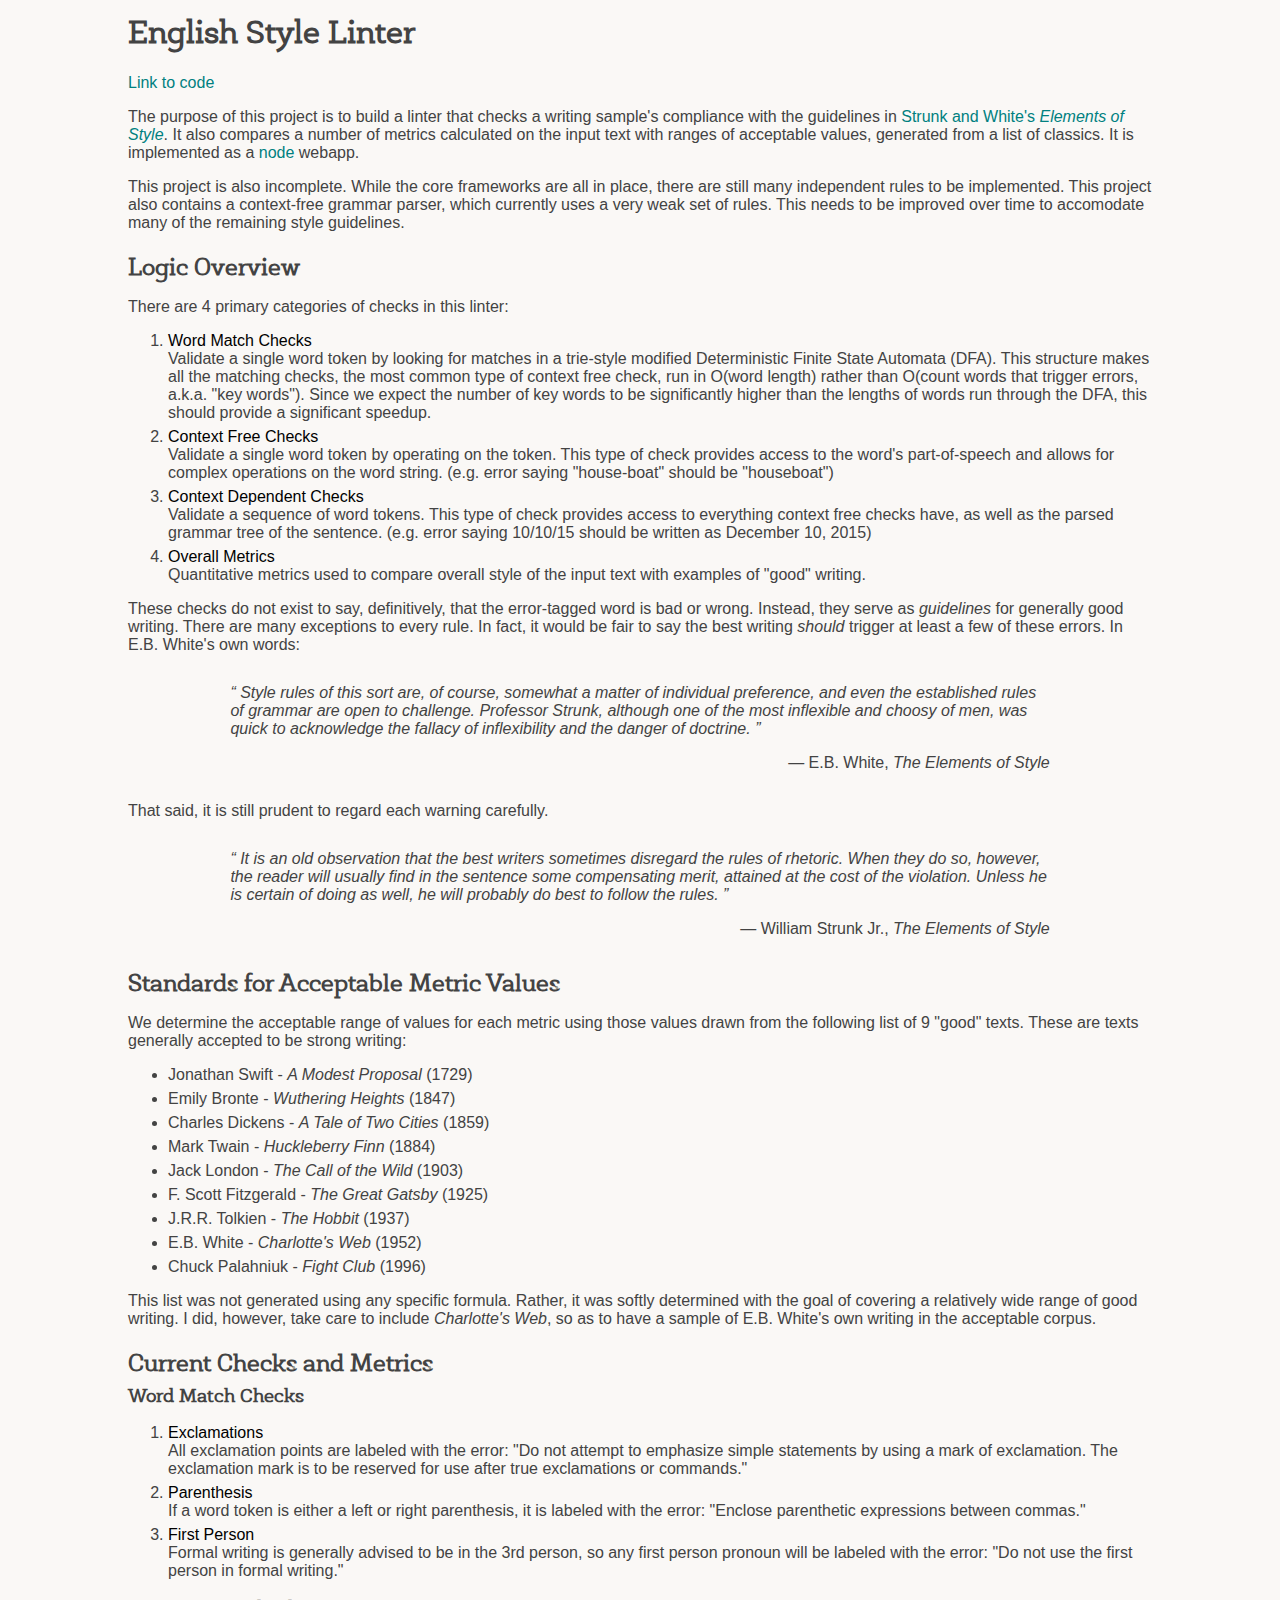
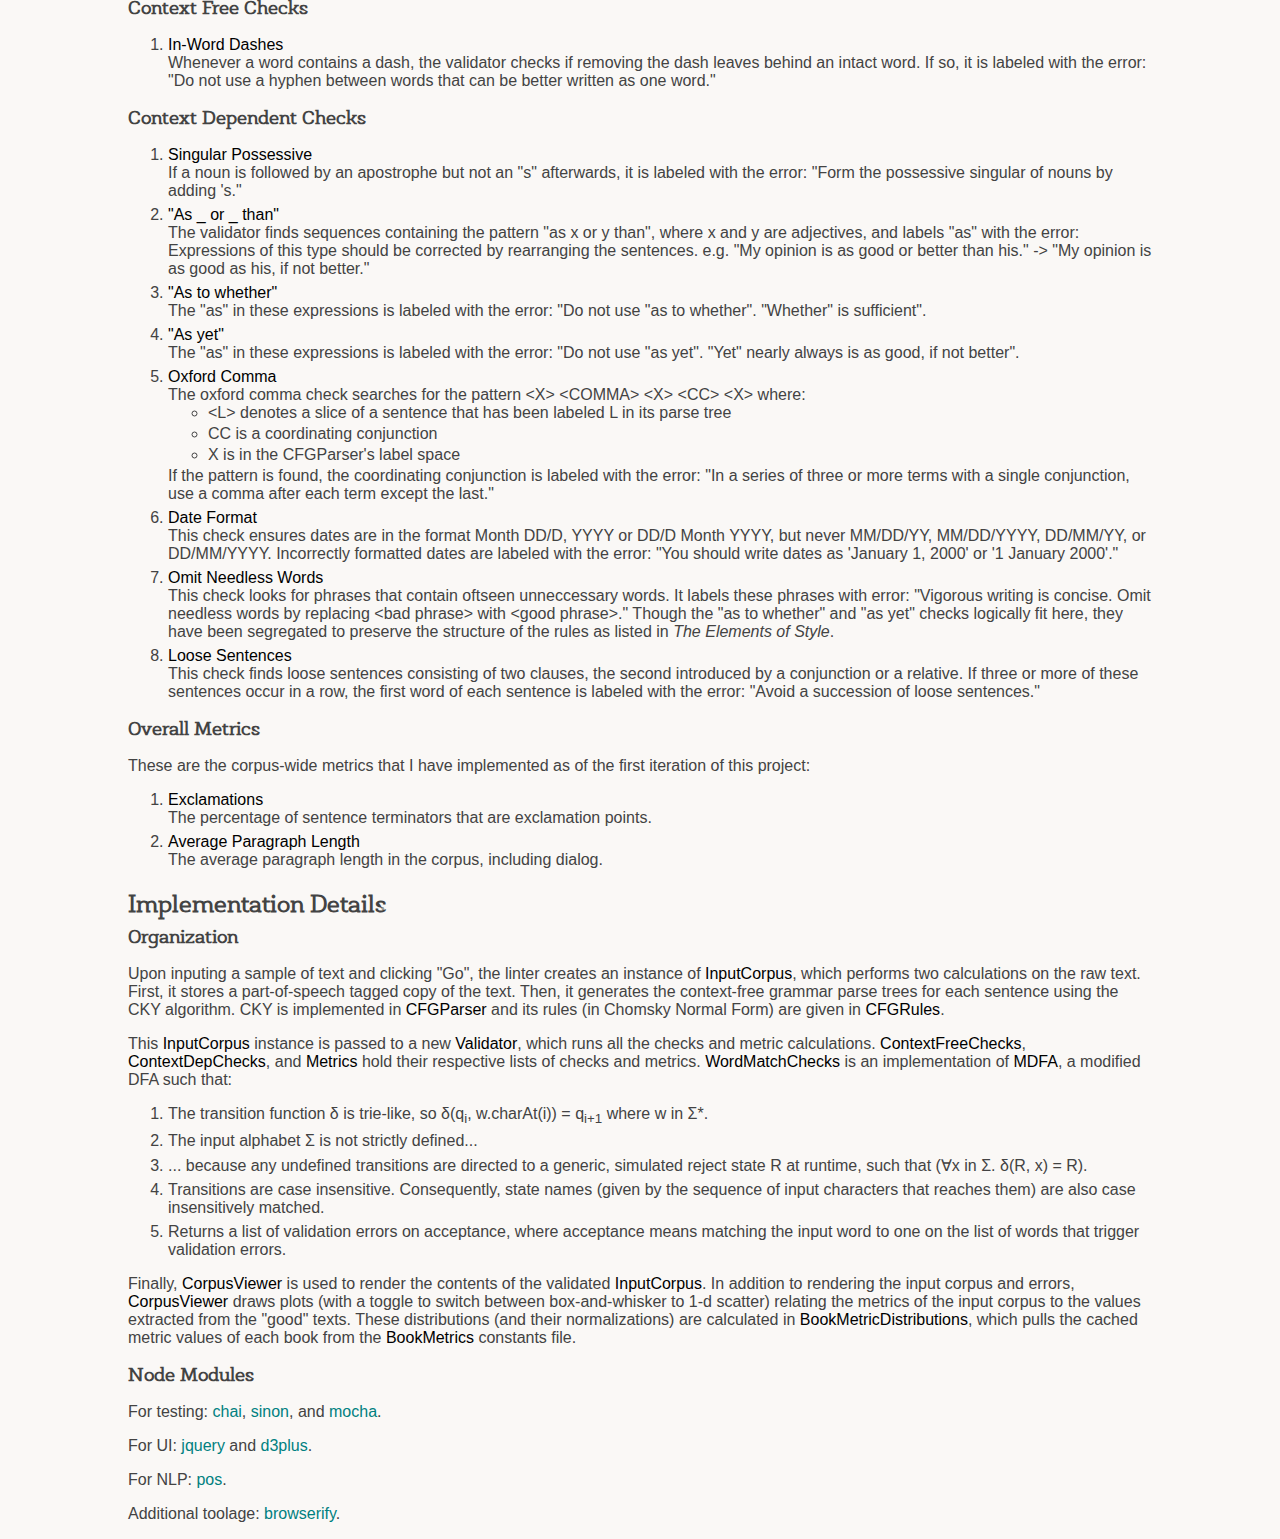
<file: projects/strunkandwhite.html>
<html>
  <head>
    <meta name="viewport" content="width=device-width, initial-scale=1" />
    <title>Projects: English Style Linter</title>
    <link href="../css/main.css" rel="stylesheet" type="text/css" />
  </head>
  <body>
    <h1>English Style Linter</h1>
    <p>
      <a href="https://github.com/deniseli/StrunkAndWhiteLinter">Link to code</a>
    </p>

    <p>
      The purpose of this project is to build a linter that checks a writing
      sample's compliance with the guidelines in
      <a href="https://en.wikipedia.org/wiki/The_Elements_of_Style">
        Strunk and White's <i>Elements of Style</i></a>.
      It also compares a number of metrics calculated on the input text with
      ranges of acceptable values, generated from a list of classics. It is
      implemented as a <a href="https://nodejs.org/en/">node</a> webapp.
    </p>
    <p>
      This project is also incomplete. While the core frameworks are all in
      place, there are still many independent rules to be implemented. This
      project also contains a context-free grammar parser, which currently
      uses a very weak set of rules. This needs to be improved over time to
      accomodate many of the remaining style guidelines.
    </p>

    <h2 id="logic-overview">Logic Overview</h2>
    <p>
      There are 4 primary categories of checks in this linter:
    </p>
    <p>
      <ol>
        <li>
          <b>Word Match Checks</b><br>
          Validate a single word token by looking for matches in a trie-style modified Deterministic Finite State Automata (DFA). This structure makes all the matching checks, the most common type of context free check, run in O(word length) rather than O(count words that trigger errors, a.k.a. "key words"). Since we expect the number of key words to be significantly higher than the lengths of words run through the DFA, this should provide a significant speedup.
        </li>
        <li>
          <b>Context Free Checks</b><br>
          Validate a single word token by operating on the token. This type of check provides access to the word's part-of-speech and allows for complex operations on the word string. (e.g. error saying "house-boat" should be "houseboat")
        </li>
        <li>
          <b>Context Dependent Checks</b><br>
          Validate a sequence of word tokens. This type of check provides access to everything context free checks have, as well as the parsed grammar tree of the sentence. (e.g. error saying 10/10/15 should be written as December 10, 2015)
        </li>
        <li>
          <b>Overall Metrics</b><br>
          Quantitative metrics used to compare overall style of the input text with examples of "good" writing.
        </li>
      </ol>
    </p>
    <p>
      These checks do not exist to say, definitively, that the error-tagged word is bad or wrong. Instead, they serve as <i>guidelines</i> for generally good writing. There are many exceptions to every rule. In fact, it would be fair to say the best writing <i>should</i> trigger at least a few of these errors. In E.B. White's own words:
    </p>
    <div class="quote-block">
      <p><i>&ldquo;
          Style rules of this sort are, of course, somewhat a matter of individual preference, and even the established rules of grammar are open to challenge. Professor Strunk, although one of the most inflexible and choosy of men, was quick to acknowledge the fallacy of inflexibility and the danger of doctrine.
          &rdquo;</i></p>
      <p class="attribution">
        &mdash; E.B. White, <i>The Elements of Style</i>
      </p>
    </div>
    <p>
      That said, it is still prudent to regard each warning carefully.
    </p>
    <div class="quote-block">
      <p><i>&ldquo;
          It is an old observation that the best writers sometimes disregard the rules of rhetoric. When they do so, however, the reader will usually find in the sentence some compensating merit, attained at the cost of the violation. Unless he is certain of doing as well, he will probably do best to follow the rules.
          &rdquo;</i></p>
      <p class="attribution">
        &mdash; William Strunk Jr., <i>The Elements of Style</i>
      </p>
    </div>

    <h2 id="standards">Standards for Acceptable Metric Values</h2>
    <p>
      We determine the acceptable range of values for each metric using those
      values drawn from the following list of 9 "good" texts. These are texts
      generally accepted to be strong writing:
    </p>
    <ul>
      <li>Jonathan Swift - <i>A Modest Proposal</i> (1729)</li>
      <li>Emily Bronte - <i>Wuthering Heights</i> (1847)</li>
      <li>Charles Dickens - <i>A Tale of Two Cities</i> (1859)</li>
      <li>Mark Twain - <i>Huckleberry Finn</i> (1884)</li>
      <li>Jack London - <i>The Call of the Wild</i> (1903)</li>
      <li>F. Scott Fitzgerald - <i>The Great Gatsby</i> (1925)</li>
      <li>J.R.R. Tolkien - <i>The Hobbit</i> (1937)</li>
      <li>E.B. White - <i>Charlotte's Web</i> (1952)</li>
      <li>Chuck Palahniuk - <i>Fight Club</i> (1996)</li>
    </ul>
    <p>
      This list was not generated using any specific formula. Rather, it was
      softly determined with the goal of covering a relatively wide range of
      good writing. I did, however, take care to include <i>Charlotte's Web</i>,
      so as to have a sample of E.B. White's own writing in the acceptable corpus.
    </p>

    <h2 id="current-functions">Current Checks and Metrics</h2>

    <h3>Word Match Checks</h3>
    <p>
      <ol>
        <li>
          <b>Exclamations</b><br>
          All exclamation points are labeled with the error: "Do not attempt to emphasize simple statements
          by using a mark of exclamation. The exclamation mark is to be reserved for use after true exclamations or commands."
        </li>
        <li>
          <b>Parenthesis</b><br>
          If a word token is either a left or right parenthesis, it is labeled with the error: "Enclose parenthetic expressions between commas."
        </li>
        <li>
          <b>First Person</b><br>
          Formal writing is generally advised to be in the 3rd person, so any first person pronoun will be labeled with the error:
          "Do not use the first person in formal writing."
        </li>
      </ol>
    </p>

    <h3>Context Free Checks</h3>
    <p>
      <ol>
        <li>
          <b>In-Word Dashes</b><br>
          Whenever a word contains a dash, the validator checks if removing the dash leaves behind an intact word. If so, it is
          labeled with the error: "Do not use a hyphen between words that can be better written as one word."
        </li>
      </ol>
    </p>

    <h3>Context Dependent Checks</h3>
    <p>
      <ol>
        <li>
          <b>Singular Possessive</b><br>
          If a noun is followed by an apostrophe but not an "s" afterwards, it is labeled with the error: "Form the possessive singular of nouns by adding 's."
        </li>
        <li>
          <b>"As _ or _ than"</b><br>
          The validator finds sequences containing the pattern "as x or y than", where x and y are adjectives, and labels "as" with the error:
          Expressions of this type should be corrected by rearranging the sentences. e.g.
          "My opinion is as good or better than his." -> "My opinion is as good as his, if not better."
        </li>
        <li>
          <b>"As to whether"</b><br>
          The "as" in these expressions is labeled with the error: "Do not use "as to whether". "Whether" is sufficient".
        </li>
        <li>
          <b>"As yet"</b><br>
          The "as" in these expressions is labeled with the error: "Do not use "as yet". "Yet" nearly always is as good, if not better".
        </li>
        <li>
          <b>Oxford Comma</b><br>
          The oxford comma check searches for the pattern &lt;X> &lt;COMMA> &lt;X> &lt;CC> &lt;X> where:
          <ul>
            <li>&lt;L> denotes a slice of a sentence that has been labeled L in its parse tree</li>
            <li>CC is a coordinating conjunction</li>
            <li>X is in the CFGParser's label space</li>
          </ul>
          If the pattern is found, the coordinating conjunction is labeled with the error: "In a series of three or more terms with a single conjunction, use a comma after each term except the last."
        </li>
        <li>
          <b>Date Format</b><br>
          This check ensures dates are in the format Month DD/D, YYYY or DD/D Month YYYY, but never MM/DD/YY, MM/DD/YYYY, DD/MM/YY, or DD/MM/YYYY. Incorrectly formatted dates are labeled with the error: "You should write dates as 'January 1, 2000' or '1 January 2000'."
        </li>
        <li>
          <b>Omit Needless Words</b><br>
          This check looks for phrases that contain oftseen unneccessary words. It labels these phrases with error: "Vigorous writing is concise. Omit needless words by replacing &lt;bad phrase> with &lt;good phrase>." Though the "as to whether" and "as yet" checks logically fit here, they have been segregated to preserve the structure of the rules as listed in <i>The Elements of Style</i>.
        </li>
        <li>
          <b>Loose Sentences</b><br>
          This check finds loose sentences consisting of two clauses, the second introduced by a conjunction or a relative. If three or more of these sentences occur in a row, the first word of each sentence is labeled with the error: "Avoid a succession of loose sentences."
        </li>
      </ol>
    </p>

    <h3>Overall Metrics</h3>
    <p>
      These are the corpus-wide metrics that I have implemented as of the first iteration of this project:
    </p>
    <p>
      <ol>
        <li>
          <b>Exclamations</b><br>
          The percentage of sentence terminators that are exclamation points.
        </li>
        <li>
          <b>Average Paragraph Length</b><br>
          The average paragraph length in the corpus, including dialog.
        </li>
      </ol>
    </p>

    <h2 id="implementation">Implementation Details</h2>

    <h3>Organization</h3>
    <p>
      Upon inputing a sample of text and clicking "Go", the linter creates an instance of <b>InputCorpus</b>, which performs two calculations on the raw text. First, it stores a part-of-speech tagged copy of the text. Then, it generates the context-free grammar parse trees for each sentence using the CKY algorithm. CKY is implemented in <b>CFGParser</b> and its rules (in Chomsky Normal Form) are given in <b>CFGRules</b>.
    </p>
    <p>
      This <b>InputCorpus</b> instance is passed to a new <b>Validator</b>, which runs all the checks and metric calculations. <b>ContextFreeChecks</b>, <b>ContextDepChecks</b>, and <b>Metrics</b> hold their respective lists of checks and metrics. <b>WordMatchChecks</b> is an implementation of <b>MDFA</b>, a modified DFA such that:
    </p>
    <p>
      <ol>
        <li>
          The transition function &delta; is trie-like, so &delta;(q<sub>i</sub>, w.charAt(i)) = q<sub>i+1</sub> where w in &Sigma;*.
        </li>
        <li>
          The input alphabet &Sigma; is not strictly defined...
        </li>
        <li>
          ... because any undefined transitions are directed to a generic, simulated reject state R at runtime, such that (&forall;x in &Sigma;. &delta;(R, x) = R).
        </li>
        <li>
          Transitions are case insensitive. Consequently, state names (given by the sequence of input characters that reaches them) are also case insensitively matched.
        </li>
        <li>
          Returns a list of validation errors on acceptance, where acceptance means matching the input word to one on the list of words that trigger validation errors.
        </li>
      </ol>
    </p>
    <p>
      Finally, <b>CorpusViewer</b> is used to render the contents of the validated <b>InputCorpus</b>. In addition to rendering the input corpus and errors, <b>CorpusViewer</b> draws plots (with a toggle to switch between box-and-whisker to 1-d scatter) relating the metrics of the input corpus to the values extracted from the "good" texts. These distributions (and their normalizations) are calculated in <b>BookMetricDistributions</b>, which pulls the cached metric values of each book from the <b>BookMetrics</b> constants file.
    </p>

    <h3>Node Modules</h3>
    <p>
      For testing:
      <a href="https://www.npmjs.com/package/chai">chai</a>,
      <a href="https://www.npmjs.com/package/sinon">sinon</a>, and
      <a href="https://www.npmjs.com/package/mocha">mocha</a>.
    </p>
    <p>
      For UI:
      <a href="https://www.npmjs.com/package/jquery">jquery</a> and
      <a href="https://www.npmjs.com/package/d3plus">d3plus</a>.
    </p>
    <p>
      For NLP:
      <a href="https://www.npmjs.com/package/pos">pos</a>.
    </p>
    <p>
      Additional toolage:
      <a href="https://www.npmjs.com/package/browserify">browserify</a>.
    </p>
  </body>
</html>
</file>
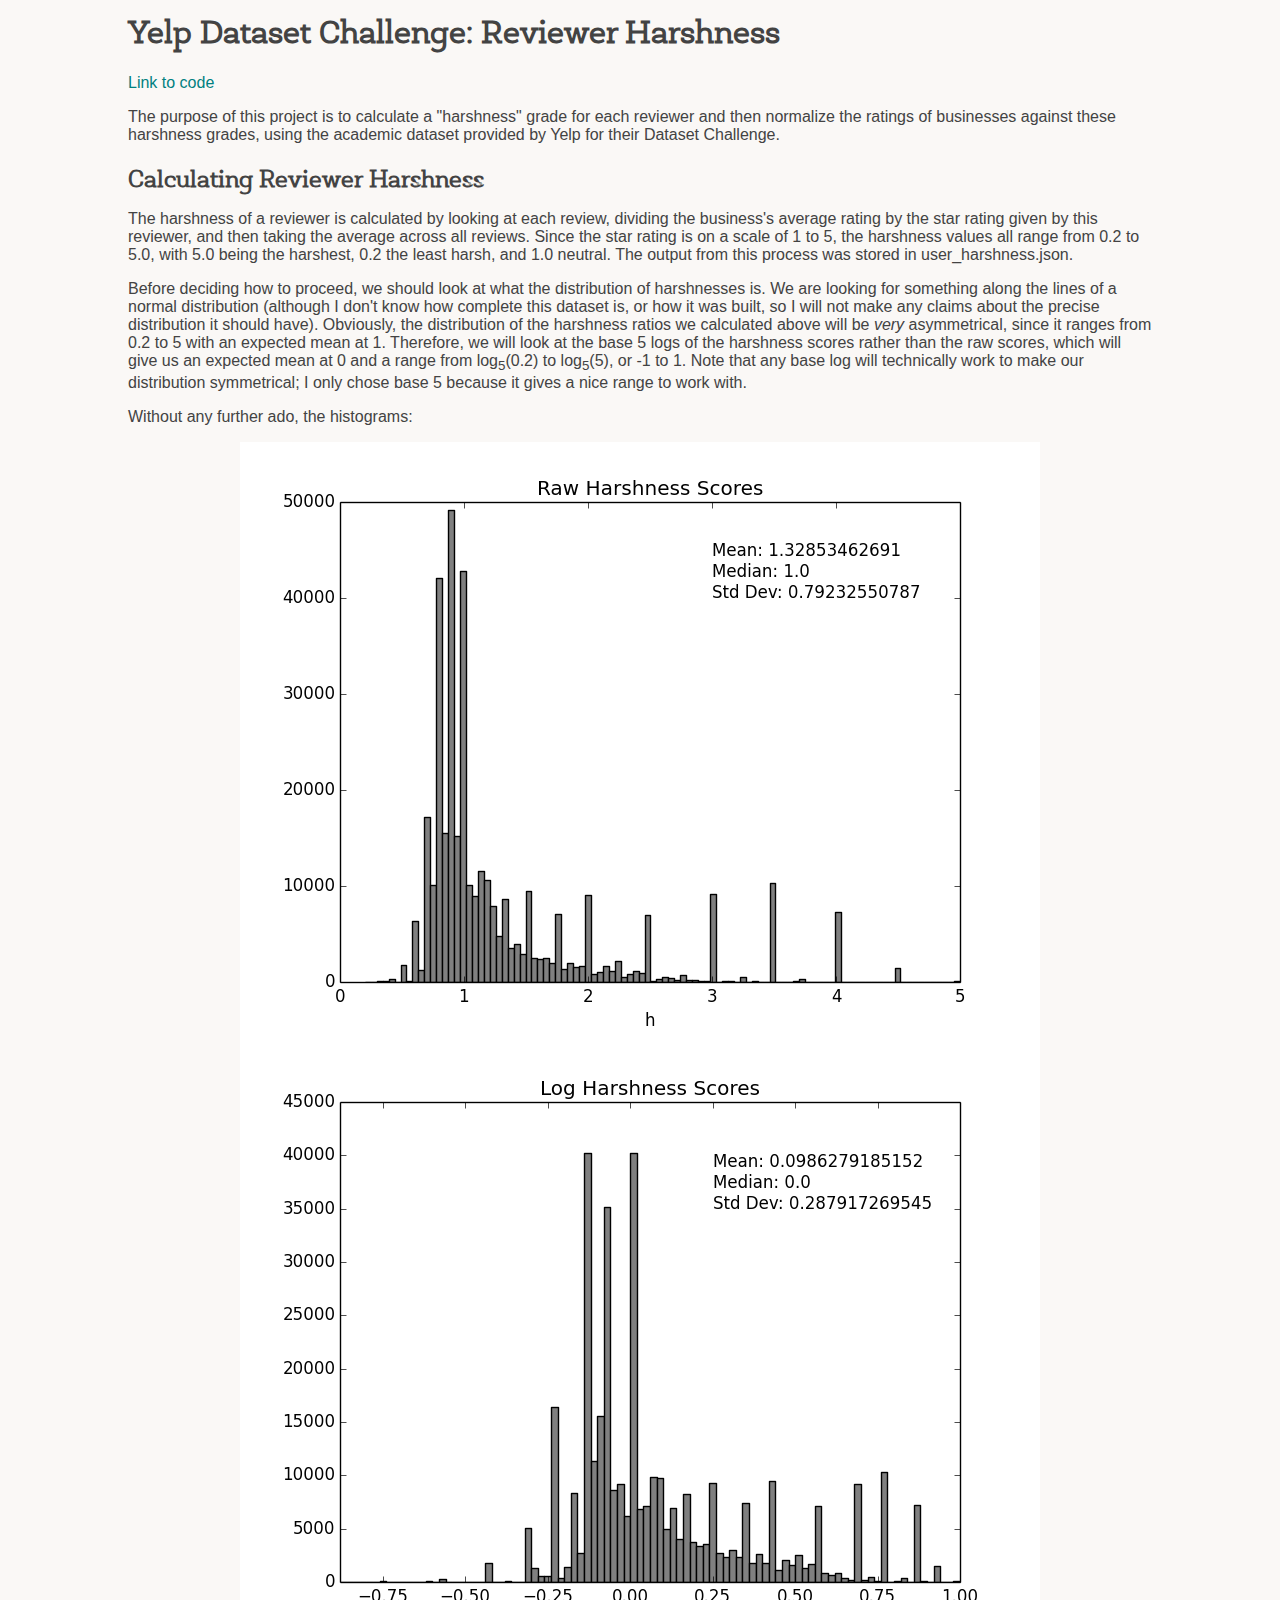
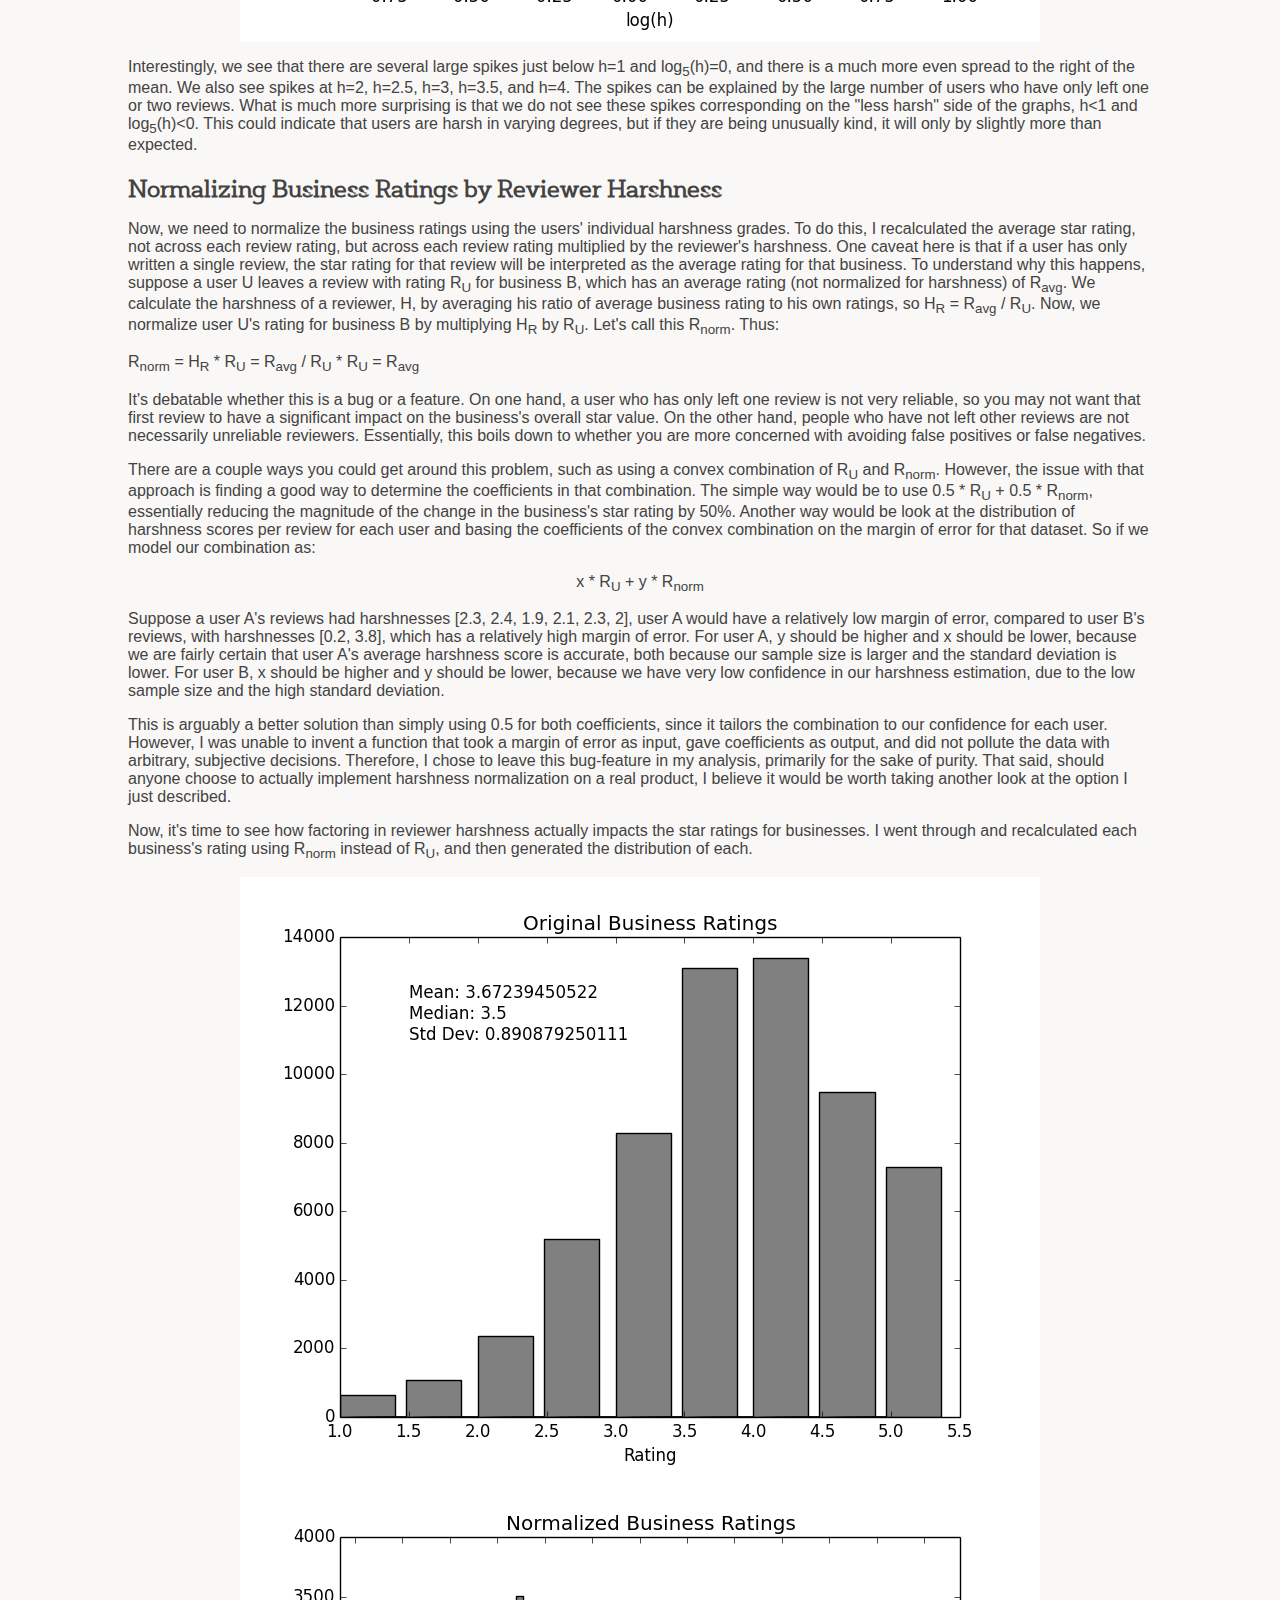
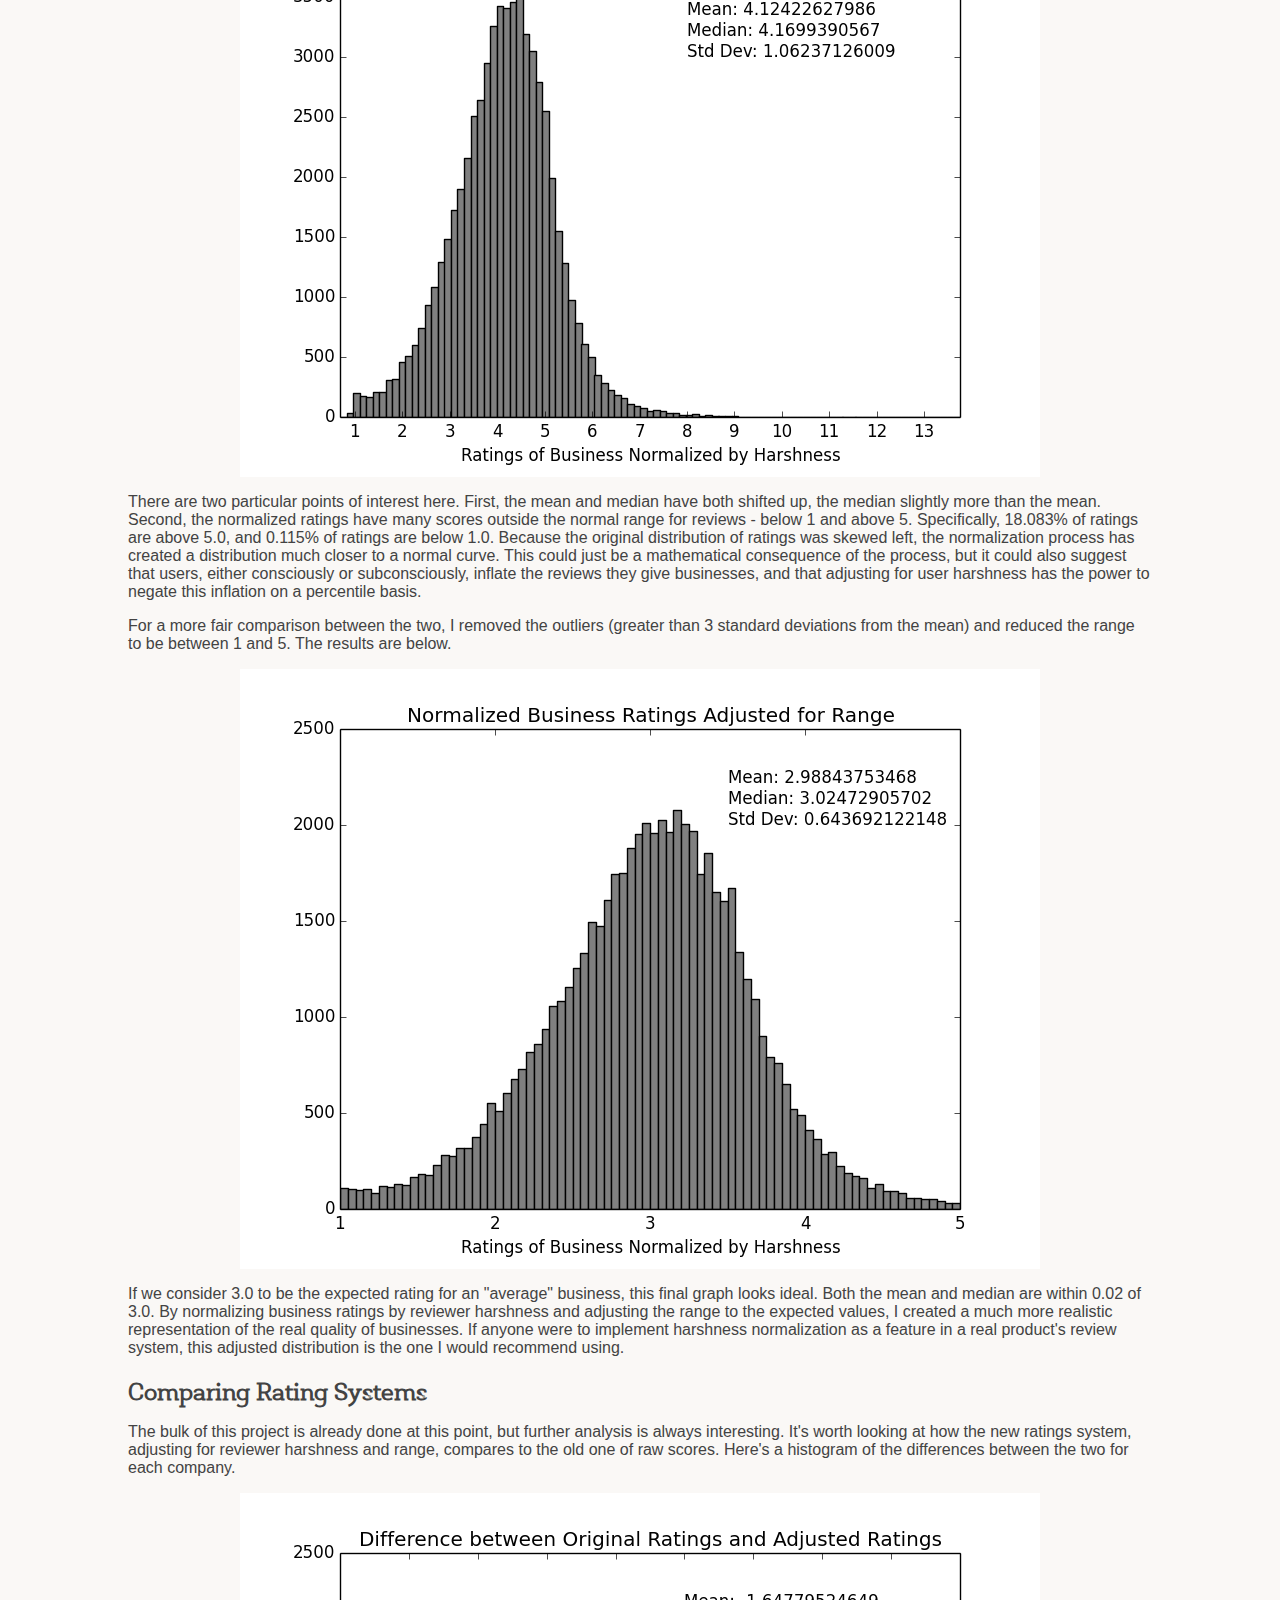
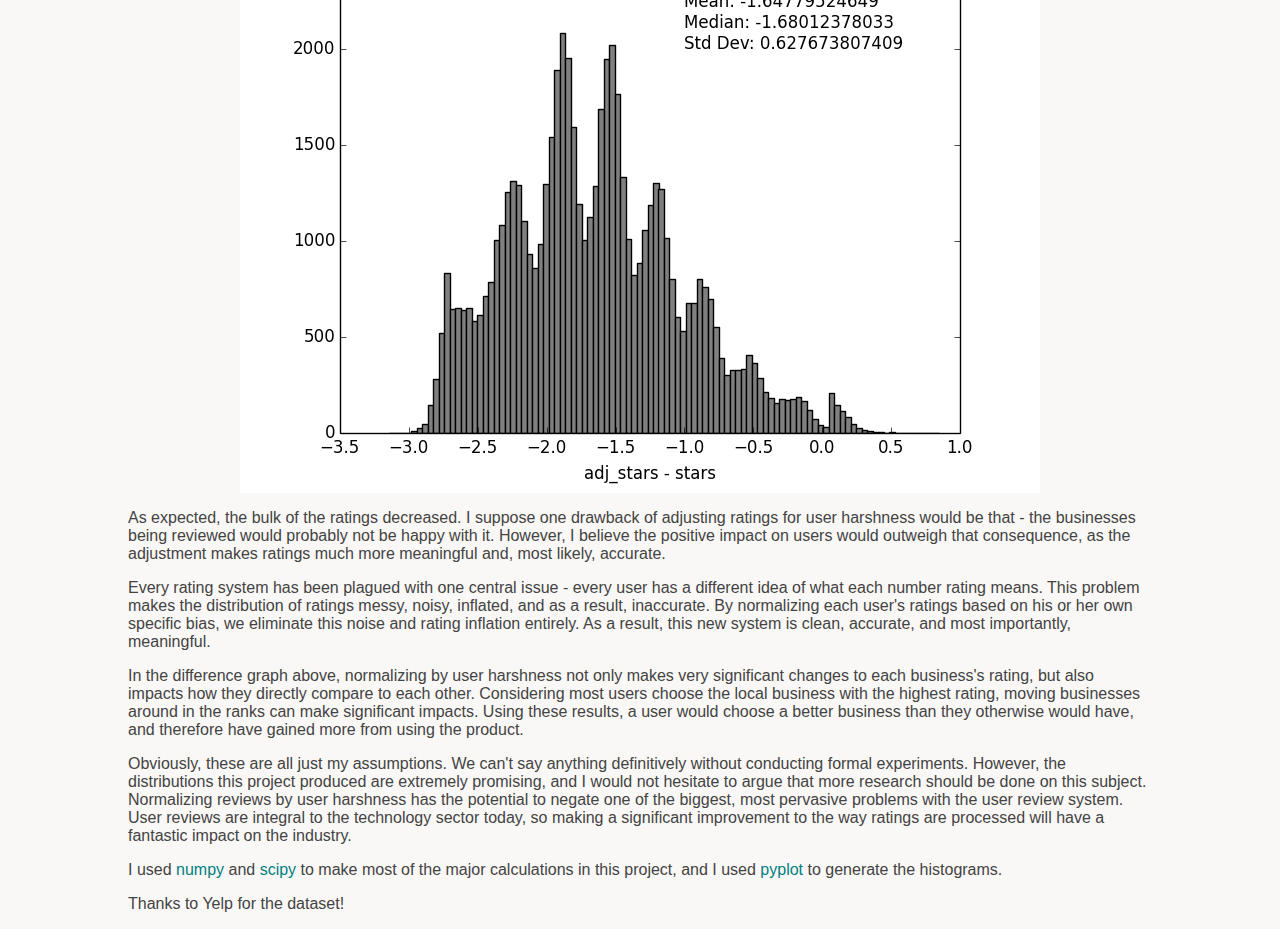
<file: projects/yelpchallenge.html>
<html>
  <head>
    <meta name="viewport" content="width=device-width, initial-scale=1" />
    <title>Projects: Yelp Dataset Challenge: Reviewer Harshness</title>
    <link href="../css/main.css" rel="stylesheet" type="text/css" />
  </head>
  <body>
    <h1>Yelp Dataset Challenge: Reviewer Harshness</h1>
    <p>
      <a href="https://github.com/deniseli/yelpchallenge">Link to code</a>
    </p>
    <p>
      The purpose of this project is to calculate a "harshness" grade for each
      reviewer and then normalize the ratings of businesses against these
      harshness grades, using the academic dataset provided by Yelp for their
      Dataset Challenge.
    </p>
    <h2>Calculating Reviewer Harshness</h2>
    <p>
      The harshness of a reviewer is calculated by looking at each review,
      dividing the business's average rating by the star rating given by this
      reviewer, and then taking the average across all reviews. Since the star
      rating is on a scale of 1 to 5, the harshness values all range from 0.2 to
      5.0, with 5.0 being the harshest, 0.2 the least harsh, and 1.0 neutral.
      The output from this process was stored in user_harshness.json.
    </p>
    <p>
      Before deciding how to proceed, we should look at what the distribution
      of harshnesses is. We are looking for something along the lines of a
      normal distribution (although I don't know how complete this dataset is,
      or how it was built, so I will not make any claims about the precise
      distribution it should have). Obviously, the distribution of the harshness
      ratios we calculated above will be <i>very</i> asymmetrical, since it
      ranges from 0.2 to 5 with an expected mean at 1. Therefore, we will look
      at the base 5 logs of the harshness scores rather than the raw scores,
      which will give us an expected mean at 0 and a range from
      log<sub>5</sub>(0.2) to log<sub>5</sub>(5), or -1 to 1. Note that any
      base log will technically work to make our distribution symmetrical; I
      only chose base 5 because it gives a nice range to work with.
    </p>
    <p>
      Without any further ado, the histograms:
    </p>
    <center>
      <image src="yelpchallenge_histos/h.png">
      <image src="yelpchallenge_histos/log_h.png">
    </center>
    <p>
      Interestingly, we see that there are several large spikes just below h=1 
      and log<sub>5</sub>(h)=0, and there is a much more even spread to the
      right of the mean. We also see spikes at h=2, h=2.5, h=3, h=3.5, and h=4.
      The spikes can be explained by the large number of users who have only
      left one or two reviews. What is much more surprising is that we do not
      see these spikes corresponding on the "less harsh" side of the graphs,
      h<1 and log<sub>5</sub>(h)<0. This could indicate that users are harsh in
      varying degrees, but if they are being unusually kind, it will only by
      slightly more than expected.
    </p>
    <h2>Normalizing Business Ratings by Reviewer Harshness</h2>
    <p>
      Now, we need to normalize the business ratings using the users' individual
      harshness grades. To do this, I recalculated the average star rating, not
      across each review rating, but across each review rating multiplied by the
      reviewer's harshness. One caveat here is that if a user has only written a
      single review, the star rating for that review will be interpreted as the
      average rating for that business. To understand why this happens, suppose
      a user U leaves a review with rating R<sub>U</sub> for business B, which
      has an average rating (not normalized for harshness) of R<sub>avg</sub>.
      We calculate the harshness of a reviewer, H, by averaging his ratio of
      average business rating to his own ratings, so H<sub>R</sub> =
      R<sub>avg</sub> / R<sub>U</sub>. Now, we normalize user U's rating for
      business B by multiplying H<sub>R</sub> by R<sub>U</sub>. Let's call this
      R<sub>norm</sub>. Thus:
    </p>
    R<sub>norm</sub> = H<sub>R</sub> * R<sub>U</sub> = R<sub>avg</sub> /
    R<sub>U</sub> * R<sub>U</sub> = R<sub>avg</sub>
    <p>
      It's debatable whether this is a bug or a feature. On one hand, a user who
      has only left one review is not very reliable, so you may not want that
      first review to have a significant impact on the business's overall star
      value. On the other hand, people who have not left other reviews are not
      necessarily unreliable reviewers. Essentially, this boils down to whether
      you are more concerned with avoiding false positives or false negatives.
    </p>
    <p>
      There are a couple ways you could get around this problem, such as using a
      convex combination of R<sub>U</sub> and R<sub>norm</sub>. However, the
      issue with that approach is finding a good way to determine the
      coefficients in that combination. The simple way would be to use 0.5 *
      R<sub>U</sub> + 0.5 * R<sub>norm</sub>, essentially reducing the magnitude
      of the change in the business's star rating by 50%. Another way would be
      look at the distribution of harshness scores per review for each user and
      basing the coefficients of the convex combination on the margin of error
      for that dataset. So if we model our combination as:
    </p>
    <center>
      x * R<sub>U</sub> + y * R<sub>norm</sub>
    </center>
    <p>
      Suppose a user A's reviews had harshnesses [2.3, 2.4, 1.9, 2.1, 2.3, 2],
      user A would have a relatively low margin of error, compared to user B's
      reviews, with harshnesses [0.2, 3.8], which has a relatively high margin
      of error. For user A, y should be higher and x should be lower, because
      we are fairly certain that user A's average harshness score is accurate,
      both because our sample size is larger and the standard deviation is
      lower. For user B, x should be higher and y should be lower, because we
      have very low confidence in our harshness estimation, due to the low
      sample size and the high standard deviation.
    </p>
    <p>
      This is arguably a better solution than simply using 0.5 for both
      coefficients, since it tailors the combination to our confidence for each
      user. However, I was unable to invent a function that took a margin of
      error as input, gave coefficients as output, and did not pollute the data
      with arbitrary, subjective decisions. Therefore, I chose to leave this
      bug-feature in my analysis, primarily for the sake of purity. That said,
      should anyone choose to actually implement harshness normalization on a
      real product, I believe it would be worth taking another look at the
      option I just described.
    </p>
    <p>
      Now, it's time to see how factoring in reviewer harshness actually impacts
      the star ratings for businesses. I went through and recalculated each
      business's rating using R<sub>norm</sub> instead of R<sub>U</sub>, and then
      generated the distribution of each.
    </p>
    <center>
      <image src="yelpchallenge_histos/r_u.png">
      <image src="yelpchallenge_histos/r_norm.png">
    </center>
    <p>
      There are two particular points of interest here. First, the mean and
      median have both shifted up, the median slightly more than the mean.
      Second, the normalized ratings have many scores outside the normal range
      for reviews - below 1 and above 5. Specifically, 18.083% of ratings are
      above 5.0, and 0.115% of ratings are below 1.0. Because the original
      distribution of ratings was skewed left, the normalization process has
      created a distribution much closer to a normal curve. This could just be
      a mathematical consequence of the process, but it could also suggest that
      users, either consciously or subconsciously, inflate the reviews they give
      businesses, and that adjusting for user harshness has the power to negate
      this inflation on a percentile basis.
    </p>
    <p>
      For a more fair comparison between the two, I removed the outliers 
      (greater than 3 standard deviations from the mean) and reduced the range
      to be between 1 and 5. The results are below.
    </p>
    <center>
      <image src="yelpchallenge_histos/r_norm_adj.png">
    </center>
    <p>
      If we consider 3.0 to be the expected rating for an "average" business,
      this final graph looks ideal. Both the mean and median are within 0.02 of
      3.0. By normalizing business ratings by reviewer harshness and adjusting
      the range to the expected values, I created a much more realistic
      representation of the real quality of businesses. If anyone were to
      implement harshness normalization as a feature in a real product's review
      system, this adjusted distribution is the one I would recommend using.
    </p>
    <h2>Comparing Rating Systems</h2>
    <p>
      The bulk of this project is already done at this point, but further
      analysis is always interesting. It's worth looking at how the new ratings
      system, adjusting for reviewer harshness and range, compares to the old
      one of raw scores. Here's a histogram of the differences between the two
      for each company.
    </p>
    <center>
      <image src="yelpchallenge_histos/diff.png">
    </center>
    <p>
      As expected, the bulk of the ratings decreased. I suppose one drawback of
      adjusting ratings for user harshness would be that - the businesses being
      reviewed would probably not be happy with it. However, I believe the
      positive impact on users would outweigh that consequence, as the
      adjustment makes ratings much more meaningful and, most likely, accurate.
    </p>
    <p>
      Every rating system has been plagued with one central issue - every user
      has a different idea of what each number rating means. This problem makes
      the distribution of ratings messy, noisy, inflated, and as a result,
      inaccurate. By normalizing each user's ratings based on his or her own
      specific bias, we eliminate this noise and rating inflation entirely. As a
      result, this new system is clean, accurate, and most importantly,
      meaningful.
    </p>
    <p>
      In the difference graph above, normalizing by user harshness not only
      makes very significant changes to each business's rating, but also impacts
      how they directly compare to each other. Considering most users choose the
      local business with the highest rating, moving businesses around in the
      ranks can make significant impacts. Using these results, a user would
      choose a better business than they otherwise would have, and therefore
      have gained more from using the product.
    </p>
    <p>
      Obviously, these are all just my assumptions. We can't say anything
      definitively without conducting formal experiments. However, the
      distributions this project produced are extremely promising, and I
      would not hesitate to argue that more research should be done on this
      subject. Normalizing reviews by user harshness has the potential to
      negate one of the biggest, most pervasive problems with the user review
      system. User reviews are integral to the technology sector today, so
      making a significant improvement to the way ratings are processed will
      have a fantastic impact on the industry.
    </p>
    <p>
      I used <a href="http://www.numpy.org">numpy</a> and
      <a href="http://scipy.org">scipy</a> to make most of the major
      calculations in this project, and I used
      <a href="http://matplotlib.org/api/pyplot_api.html">pyplot</a> to generate
      the histograms.
    </p>
    <p>
      Thanks to Yelp for the dataset!
    </p>
  </body>
</html>
</file>
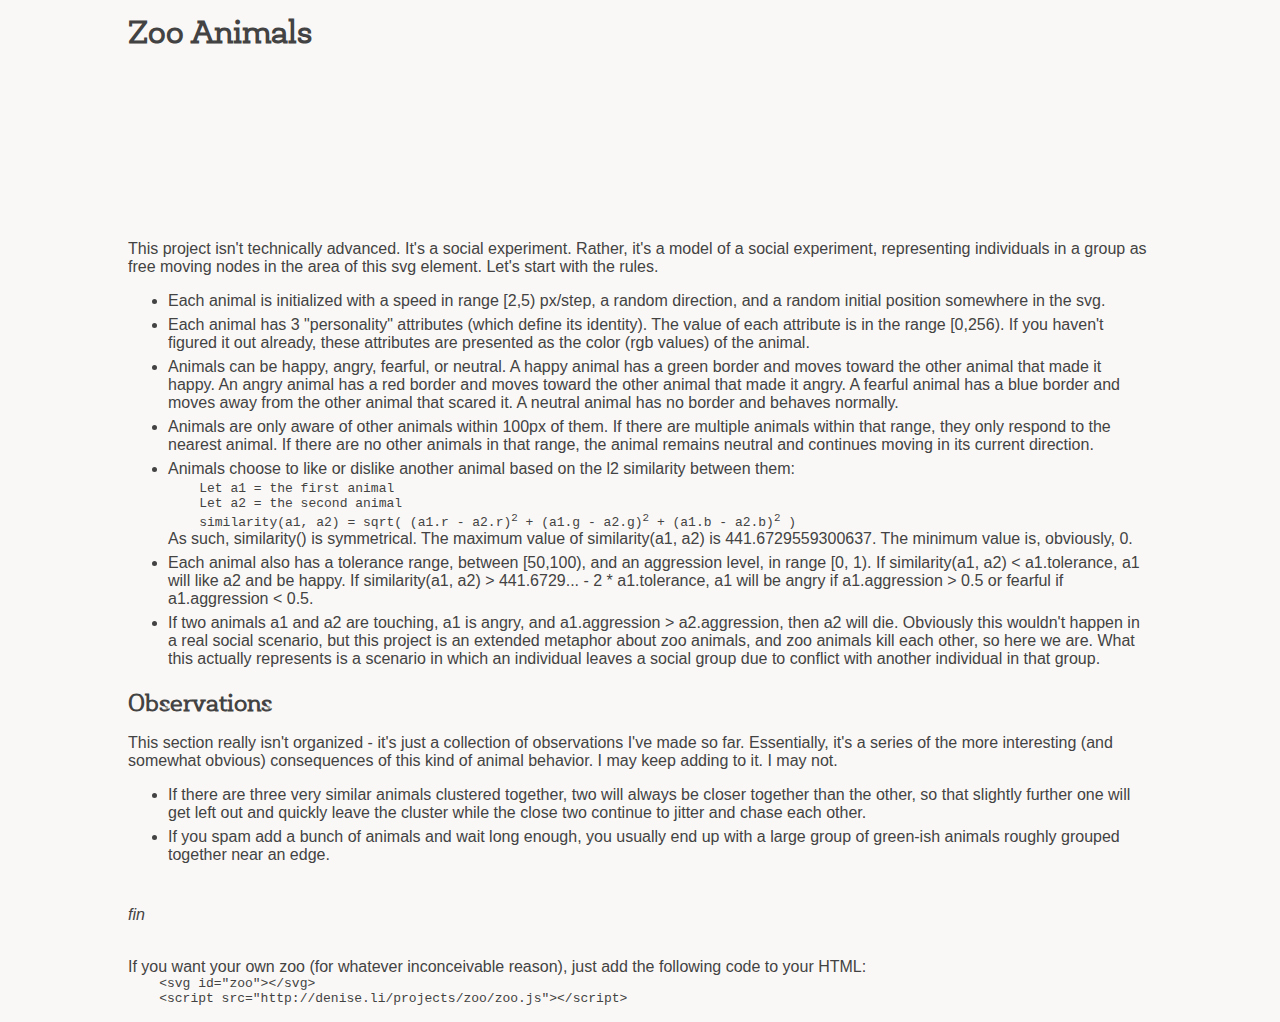
<file: projects/zooanimals.html>
<html>
  <head>
    <meta name="viewport" content="width=device-width, initial-scale=1" />
    <title>Projects: Zoo Animals</title>
    <link href="../css/main.css" rel="stylesheet" type="text/css" />
    <script src="http://d3js.org/d3.v3.min.js" charset="utf-8"></script>
  </head>
  <body>
    <h1>Zoo Animals</h1>
    <svg id="zoo"></svg>
    <script src="zoo/zoo.js"></script>
    <p>
      This project isn't technically advanced. It's a social experiment. Rather,
      it's a model of a social experiment, representing individuals in a group
      as free moving nodes in the area of this svg element. Let's start with the
      rules.
    </p>
    <ul>
      <li>
	Each animal is initialized with a speed in range [2,5) px/step, a random
	direction, and a random initial position somewhere in the svg.
      </li>
      <li>
	Each animal has 3 "personality" attributes (which define its identity).
	The value of each attribute is in the range [0,256). If you haven't
	figured it out already, these attributes are presented as the color (rgb
	values) of the animal.
      </li>
      <li>
	Animals can be happy, angry, fearful, or neutral. A happy animal has a
	green border and moves toward the other animal that made it happy. An
	angry animal has a red border and moves toward the other animal that
	made it angry. A fearful animal has a blue border and moves away from
	the other animal that scared it. A neutral animal has no border and
	behaves normally.
      </li>
      <li>
	Animals are only aware of other animals within 100px of them. If there
	are multiple animals within that range, they only respond to the nearest
	animal. If there are no other animals in that range, the animal remains
	neutral and continues moving in its current direction.
      </li>
      <li>
	Animals choose to like or dislike another animal based on the l2
	similarity between them:<br>
	<samp>
	  &nbsp;&nbsp;&nbsp;&nbsp;Let a1 = the first animal<br>
	  &nbsp;&nbsp;&nbsp;&nbsp;Let a2 = the second animal<br>
	  &nbsp;&nbsp;&nbsp;&nbsp;similarity(a1, a2) = sqrt( (a1.r - a2.r)<sup>2</sup> + (a1.g - a2.g)<sup>2</sup> + (a1.b - a2.b)<sup>2</sup> )<br>
	</samp>
	As such, similarity() is symmetrical. The maximum value of
	similarity(a1, a2) is 441.6729559300637. The minimum value is,
	obviously, 0.
      </li>
      <li>
	Each animal also has a tolerance range, between [50,100), and an
	aggression level, in range [0, 1). If similarity(a1, a2) &lt;
	a1.tolerance, a1 will like a2 and be happy. If similarity(a1, a2) &gt;
	441.6729... - 2 * a1.tolerance, a1 will be angry if a1.aggression &gt;
	0.5 or fearful if a1.aggression &lt; 0.5. 
      </li>
      <li>
	If two animals a1 and a2 are touching, a1 is angry, and a1.aggression
	&gt; a2.aggression, then a2 will die. Obviously this wouldn't happen in
	a real social scenario, but this project is an extended metaphor about
	zoo animals, and zoo animals kill each other, so here we are. What this
	actually represents is a scenario in which an individual leaves a social
	group due to conflict with another individual in that group.
      </li>
    </ul>
    <h2>Observations</h2>
    <p>
      This section really isn't organized - it's just a collection of
      observations I've made so far. Essentially, it's a series of the more
      interesting (and somewhat obvious) consequences of this kind of animal
      behavior. I may keep adding to it. I may not.
    </p>
    <ul>
      <li>
	If there are three very similar animals clustered together, two will
	always be closer together than the other, so that slightly further one
	will get left out and quickly leave the cluster while the close two
	continue to jitter and chase each other.
      </li>
      <li>
	If you spam add a bunch of animals and wait long enough, you usually end
	up with a large group of green-ish animals roughly grouped together near
	an edge.
      </li>
    </ul>
    <br><br><i>fin</i><br><br>
    <p>
      If you want your own zoo (for whatever inconceivable reason), just add the
      following code to your HTML:<br>
      <samp>
	&nbsp;&nbsp;&nbsp;&nbsp;&lt;svg id="zoo"&gt;&lt;/svg&gt;<br>
	&nbsp;&nbsp;&nbsp;&nbsp;&lt;script src="http://denise.li/projects/zoo/zoo.js"&gt;&lt;/script&gt;
      </samp>
    </p>
  </body>
</html>
</file>
<file: css/main.css>
body {
    margin: 12px 10%;
    font-family: "Source Sans Pro", sans-serif;
    font-weight: 300;
    color: rgb(67,67,67);
    line-spacing: 1.25;
    background-color: #faf8f6;
}

body.index {
    background-color: #ffffff;
}

h1, h2, h3 {
    font-family: "Newslab", serif;
}

body.index h1, h2, h3 {
    margin-bottom: 0;
}

h3 {
    margin: 6px 0px;
}

b {
    font-weight: 500;
    color: #000000;
}

a {
    color: teal;
    text-decoration: none;
}

button {
    font-family: "Source Sans Pro", sans-serif;
    font-size: 14;
    color: teal;
    margin: 6px;
}

ol, ul {
    margin: 0;
}

div#header {
    margin-bottom: 36px;
    padding: 0 0 36 0;
}

div#about {
    display: inline-block;
}

div.adj-right {
    margin-right: 0px !important;
}

div.inline-subsection {
    display: inline;
    float: left;
    margin-right: 24px;
}

div.horiz-flex {
    display: flex;
    justify-content: space-between;
}

div.horiz-flex h1, div.horiz-flex h2, div.horiz-flex h3 {
    margin: 0;
    vertical-align: bottom;
}

div#icon-nav {
    font-size: 28;
    float: right;
    margin-right: 0;
}

h2.section-header {
    border-top-style: dashed;
    border-top-width: 1px;
    padding-top: 12px;
}

div.section {
    display: block;
    padding: 12px;
    margin-bottom: 24px;
}

div.section div.subsection {
    margin: 12px 0px;
}

div.flex-subsection {
    margin-right: 12px;
}

div.quote-block {
    margin: 30px 10%;
}

div.quote-block .attribution {
    text-align: right;
}

li {
    margin-bottom: 6px;
}

li li {
    margin-bottom: 3px;
}


@font-face {font-family: "Newslab";
    src: url("../fonts/newslabbook-webfont.eot");
    src: url("../fonts/newslabbook-webfont.eot?#iefix") format("embedded-opentype"),
    url("../fonts/newslabbook-webfont.woff2") format("woff2"),
    url("../fonts/newslabbook-webfont.woff") format("woff"),
    url("../fonts/newslabbook-webfont.ttf") format("truetype"),
    url("../fonts/newslabbook-webfont.svg#newslab_bookbook") format("svg");
}
</file>
